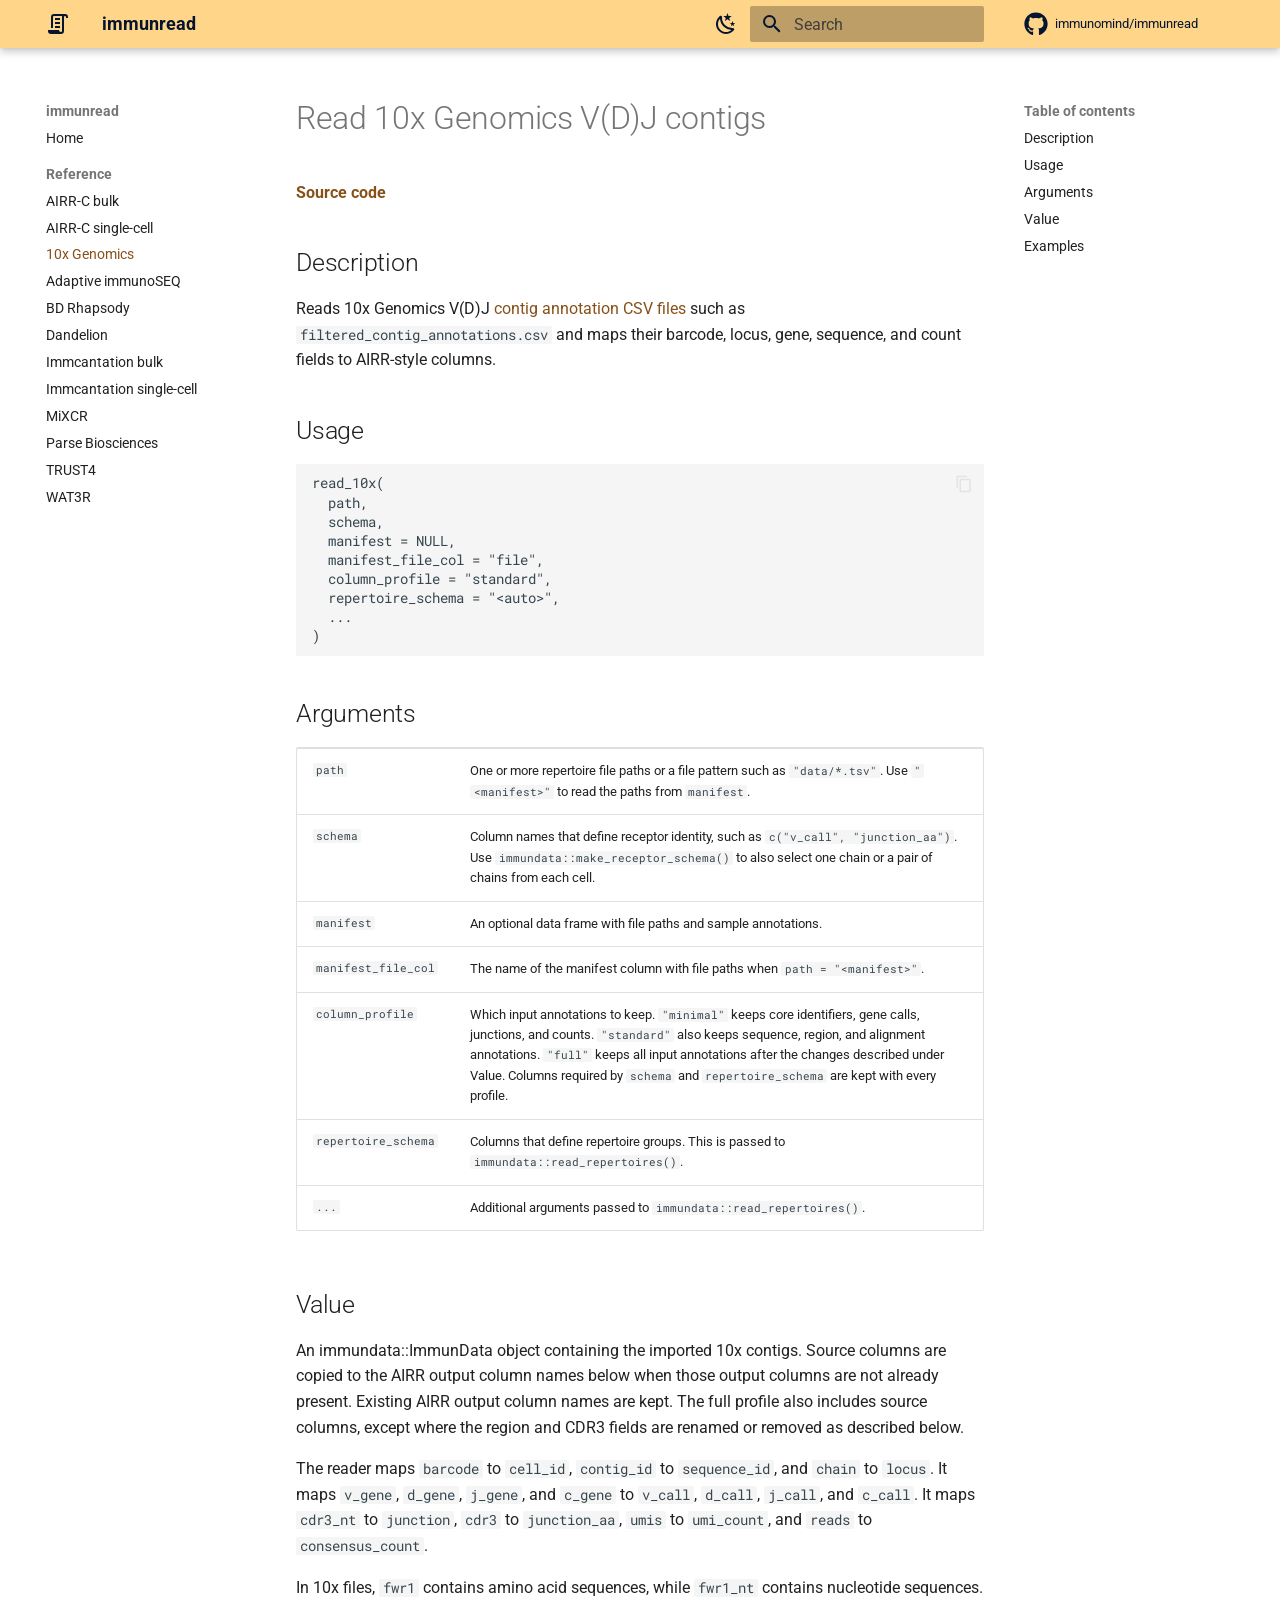
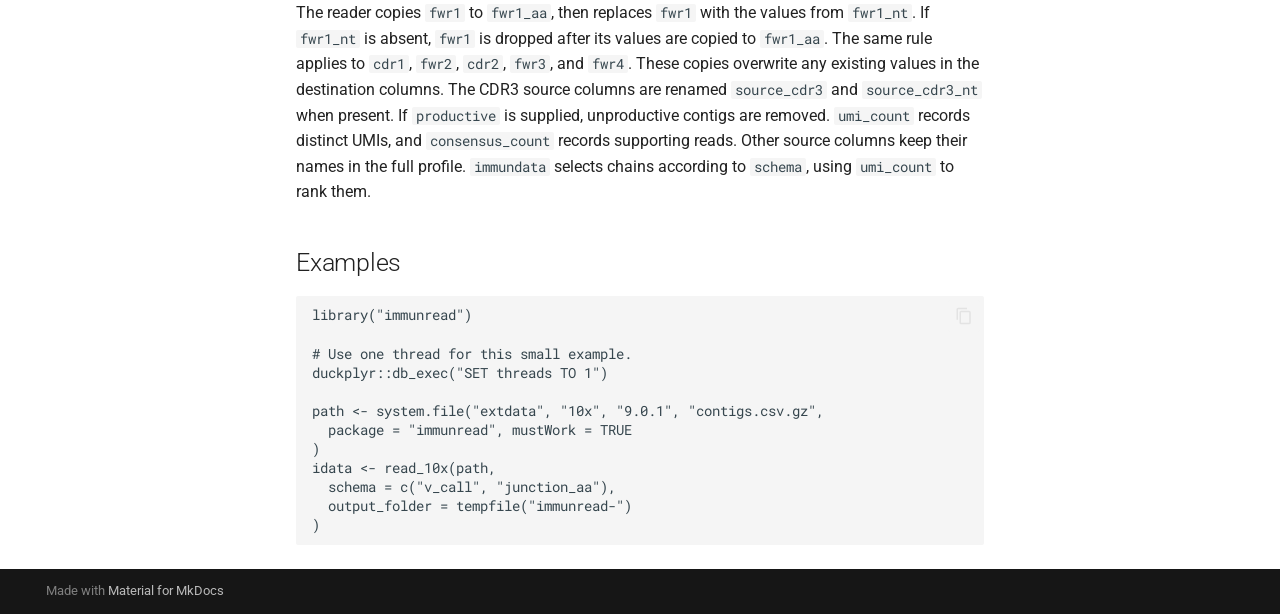
<file: man/read_10x.html>
<!doctype html>
<html lang="en" class="no-js">
  <head>
    
      <meta charset="utf-8">
      <meta name="viewport" content="width=device-width,initial-scale=1">
      
      
      
        <link rel="canonical" href="https://immunomind.github.io/immunread/man/read_10x.html">
      
      
        <link rel="prev" href="read_airr_sc.html">
      
      
        <link rel="next" href="read_adaptive.html">
      
      
        
      
      
      <link rel="icon" href="../assets/images/favicon.png">
      <meta name="generator" content="mkdocs-1.6.1, mkdocs-material-9.8.2">
    
    
      
        <title>10x Genomics - immunread</title>
      
    
    
      <link rel="stylesheet" href="../assets/stylesheets/main.57a0d79d.min.css">
      
        
        <link rel="stylesheet" href="../assets/stylesheets/palette.fb2fffe2.min.css">
      
      


    
    
      
    
    
      
        
        
        <link rel="preconnect" href="https://fonts.gstatic.com" crossorigin>
        <link rel="stylesheet" href="https://fonts.googleapis.com/css?family=Roboto:300,300i,400,400i,700,700i%7CRoboto+Mono:400,400i,700,700i&display=fallback">
        <style>:root{--md-text-font:"Roboto";--md-code-font:"Roboto Mono"}</style>
      
    
    
      <link rel="stylesheet" href="../assets/stylesheets/scroll.css">
    
    <script>__md_scope=new URL("..",location),__md_hash=e=>[...e].reduce(((e,_)=>(e<<5)-e+_.charCodeAt(0)),0),__md_get=(e,_=localStorage,t=__md_scope)=>JSON.parse(_.getItem(t.pathname+"."+e)),__md_set=(e,_,t=localStorage,a=__md_scope)=>{try{t.setItem(a.pathname+"."+e,JSON.stringify(_))}catch(e){}}</script>
    
      

    
    
  </head>
  
  
    
    
      
    
    
    
    
    <body dir="ltr" data-md-color-scheme="default" data-md-color-primary="custom" data-md-color-accent="custom">
  
    
    <input class="md-toggle" data-md-toggle="drawer" type="checkbox" id="__drawer" autocomplete="off">
    <input class="md-toggle" data-md-toggle="search" type="checkbox" id="__search" autocomplete="off">
    <label class="md-overlay" for="__drawer"></label>
    <div data-md-component="skip">
      
        
        <a href="#read-10x-genomics-vdj-contigs" class="md-skip">
          Skip to content
        </a>
      
    </div>
    <div data-md-component="announce">
      
    </div>
    
    
      

  

<header class="md-header md-header--shadow" data-md-component="header">
  <nav class="md-header__inner md-grid" aria-label="Header">
    <a href="../index.html" title="immunread" class="md-header__button md-logo" aria-label="immunread" data-md-component="logo">
      
  
  <svg xmlns="http://www.w3.org/2000/svg" viewBox="0 0 24 24"><path d="M15 20a1 1 0 0 0 1-1V4H8a1 1 0 0 0-1 1v11H5V5a3 3 0 0 1 3-3h11a3 3 0 0 1 3 3v1h-2V5a1 1 0 0 0-1-1 1 1 0 0 0-1 1v14a3 3 0 0 1-3 3H5a3 3 0 0 1-3-3v-1h11a2 2 0 0 0 2 2M9 6h5v2H9zm0 4h5v2H9zm0 4h5v2H9z"/></svg>

    </a>
    <label class="md-header__button md-icon" for="__drawer">
      
      <svg xmlns="http://www.w3.org/2000/svg" viewBox="0 0 24 24"><path d="M3 6h18v2H3zm0 5h18v2H3zm0 5h18v2H3z"/></svg>
    </label>
    <div class="md-header__title" data-md-component="header-title">
      <div class="md-header__ellipsis">
        <div class="md-header__topic">
          <span class="md-ellipsis">
            immunread
          </span>
        </div>
        <div class="md-header__topic" data-md-component="header-topic">
          <span class="md-ellipsis">
            
              10x Genomics
            
          </span>
        </div>
      </div>
    </div>
    
      
        <form class="md-header__option" data-md-component="palette">
  
    
    
    
    <input class="md-option" data-md-color-media="(prefers-color-scheme: light)" data-md-color-scheme="default" data-md-color-primary="custom" data-md-color-accent="custom"  aria-label="Switch to dark mode"  type="radio" name="__palette" id="__palette_0">
    
      <label class="md-header__button md-icon" title="Switch to dark mode" for="__palette_1" hidden>
        <svg xmlns="http://www.w3.org/2000/svg" viewBox="0 0 24 24"><path d="m17.75 4.09-2.53 1.94.91 3.06-2.63-1.81-2.63 1.81.91-3.06-2.53-1.94L12.44 4l1.06-3 1.06 3zm3.5 6.91-1.64 1.25.59 1.98-1.7-1.17-1.7 1.17.59-1.98L15.75 11l2.06-.05L18.5 9l.69 1.95zm-2.28 4.95c.83-.08 1.72 1.1 1.19 1.85-.32.45-.66.87-1.08 1.27C15.17 23 8.84 23 4.94 19.07c-3.91-3.9-3.91-10.24 0-14.14.4-.4.82-.76 1.27-1.08.75-.53 1.93.36 1.85 1.19-.27 2.86.69 5.83 2.89 8.02a9.96 9.96 0 0 0 8.02 2.89m-1.64 2.02a12.08 12.08 0 0 1-7.8-3.47c-2.17-2.19-3.33-5-3.49-7.82-2.81 3.14-2.7 7.96.31 10.98 3.02 3.01 7.84 3.12 10.98.31"/></svg>
      </label>
    
  
    
    
    
    <input class="md-option" data-md-color-media="(prefers-color-scheme: dark)" data-md-color-scheme="slate" data-md-color-primary="custom" data-md-color-accent="custom"  aria-label="Switch to light mode"  type="radio" name="__palette" id="__palette_1">
    
      <label class="md-header__button md-icon" title="Switch to light mode" for="__palette_0" hidden>
        <svg xmlns="http://www.w3.org/2000/svg" viewBox="0 0 24 24"><path d="M12 7a5 5 0 0 1 5 5 5 5 0 0 1-5 5 5 5 0 0 1-5-5 5 5 0 0 1 5-5m0 2a3 3 0 0 0-3 3 3 3 0 0 0 3 3 3 3 0 0 0 3-3 3 3 0 0 0-3-3m0-7 2.39 3.42C13.65 5.15 12.84 5 12 5s-1.65.15-2.39.42zM3.34 7l4.16-.35A7.2 7.2 0 0 0 5.94 8.5c-.44.74-.69 1.5-.83 2.29zm.02 10 1.76-3.77a7.131 7.131 0 0 0 2.38 4.14zM20.65 7l-1.77 3.79a7.02 7.02 0 0 0-2.38-4.15zm-.01 10-4.14.36c.59-.51 1.12-1.14 1.54-1.86.42-.73.69-1.5.83-2.29zM12 22l-2.41-3.44c.74.27 1.55.44 2.41.44.82 0 1.63-.17 2.37-.44z"/></svg>
      </label>
    
  
</form>
      
    
    
      <script>var palette=__md_get("__palette");if(palette&&palette.color){if("(prefers-color-scheme)"===palette.color.media){var media=matchMedia("(prefers-color-scheme: light)"),input=document.querySelector(media.matches?"[data-md-color-media='(prefers-color-scheme: light)']":"[data-md-color-media='(prefers-color-scheme: dark)']");palette.color.media=input.getAttribute("data-md-color-media"),palette.color.scheme=input.getAttribute("data-md-color-scheme"),palette.color.primary=input.getAttribute("data-md-color-primary"),palette.color.accent=input.getAttribute("data-md-color-accent")}for(var[key,value]of Object.entries(palette.color))document.body.setAttribute("data-md-color-"+key,value)}</script>
    
    
    
      
      
        <label class="md-header__button md-icon" for="__search">
          
          <svg xmlns="http://www.w3.org/2000/svg" viewBox="0 0 24 24"><path d="M9.5 3A6.5 6.5 0 0 1 16 9.5c0 1.61-.59 3.09-1.56 4.23l.27.27h.79l5 5-1.5 1.5-5-5v-.79l-.27-.27A6.52 6.52 0 0 1 9.5 16 6.5 6.5 0 0 1 3 9.5 6.5 6.5 0 0 1 9.5 3m0 2C7 5 5 7 5 9.5S7 14 9.5 14 14 12 14 9.5 12 5 9.5 5"/></svg>
        </label>
        <div class="md-search" data-md-component="search" role="dialog">
  <label class="md-search__overlay" for="__search"></label>
  <div class="md-search__inner" role="search">
    <form class="md-search__form" name="search">
      <input type="text" class="md-search__input" name="query" aria-label="Search" placeholder="Search" autocapitalize="off" autocorrect="off" autocomplete="off" spellcheck="false" data-md-component="search-query" required>
      <label class="md-search__icon md-icon" for="__search">
        
        <svg xmlns="http://www.w3.org/2000/svg" viewBox="0 0 24 24"><path d="M9.5 3A6.5 6.5 0 0 1 16 9.5c0 1.61-.59 3.09-1.56 4.23l.27.27h.79l5 5-1.5 1.5-5-5v-.79l-.27-.27A6.52 6.52 0 0 1 9.5 16 6.5 6.5 0 0 1 3 9.5 6.5 6.5 0 0 1 9.5 3m0 2C7 5 5 7 5 9.5S7 14 9.5 14 14 12 14 9.5 12 5 9.5 5"/></svg>
        
        <svg xmlns="http://www.w3.org/2000/svg" viewBox="0 0 24 24"><path d="M20 11v2H8l5.5 5.5-1.42 1.42L4.16 12l7.92-7.92L13.5 5.5 8 11z"/></svg>
      </label>
      <nav class="md-search__options" aria-label="Search">
        
        <button type="reset" class="md-search__icon md-icon" title="Clear" aria-label="Clear" tabindex="-1">
          
          <svg xmlns="http://www.w3.org/2000/svg" viewBox="0 0 24 24"><path d="M19 6.41 17.59 5 12 10.59 6.41 5 5 6.41 10.59 12 5 17.59 6.41 19 12 13.41 17.59 19 19 17.59 13.41 12z"/></svg>
        </button>
      </nav>
      
    </form>
    <div class="md-search__output">
      <div class="md-search__scrollwrap" tabindex="0" data-md-scrollfix>
        <div class="md-search-result" data-md-component="search-result">
          <div class="md-search-result__meta">
            Initializing search
          </div>
          <ol class="md-search-result__list" role="presentation"></ol>
        </div>
      </div>
    </div>
  </div>
</div>
      
    
    
      <div class="md-header__source">
        <a href="https://github.com/immunomind/immunread" title="Go to repository" class="md-source" data-md-component="source">
  <div class="md-source__icon md-icon">
    
    <svg xmlns="http://www.w3.org/2000/svg" viewBox="0 0 512 512"><!--! Font Awesome Free 7.1.0 by @fontawesome - https://fontawesome.com License - https://fontawesome.com/license/free (Icons: CC BY 4.0, Fonts: SIL OFL 1.1, Code: MIT License) Copyright 2025 Fonticons, Inc.--><path d="M173.9 397.4c0 2-2.3 3.6-5.2 3.6-3.3.3-5.6-1.3-5.6-3.6 0-2 2.3-3.6 5.2-3.6 3-.3 5.6 1.3 5.6 3.6m-31.1-4.5c-.7 2 1.3 4.3 4.3 4.9 2.6 1 5.6 0 6.2-2s-1.3-4.3-4.3-5.2c-2.6-.7-5.5.3-6.2 2.3m44.2-1.7c-2.9.7-4.9 2.6-4.6 4.9.3 2 2.9 3.3 5.9 2.6 2.9-.7 4.9-2.6 4.6-4.6-.3-1.9-3-3.2-5.9-2.9M252.8 8C114.1 8 8 113.3 8 252c0 110.9 69.8 205.8 169.5 239.2 12.8 2.3 17.3-5.6 17.3-12.1 0-6.2-.3-40.4-.3-61.4 0 0-70 15-84.7-29.8 0 0-11.4-29.1-27.8-36.6 0 0-22.9-15.7 1.6-15.4 0 0 24.9 2 38.6 25.8 21.9 38.6 58.6 27.5 72.9 20.9 2.3-16 8.8-27.1 16-33.7-55.9-6.2-112.3-14.3-112.3-110.5 0-27.5 7.6-41.3 23.6-58.9-2.6-6.5-11.1-33.3 2.6-67.9 20.9-6.5 69 27 69 27 20-5.6 41.5-8.5 62.8-8.5s42.8 2.9 62.8 8.5c0 0 48.1-33.6 69-27 13.7 34.7 5.2 61.4 2.6 67.9 16 17.7 25.8 31.5 25.8 58.9 0 96.5-58.9 104.2-114.8 110.5 9.2 7.9 17 22.9 17 46.4 0 33.7-.3 75.4-.3 83.6 0 6.5 4.6 14.4 17.3 12.1C436.2 457.8 504 362.9 504 252 504 113.3 391.5 8 252.8 8M105.2 352.9c-1.3 1-1 3.3.7 5.2 1.6 1.6 3.9 2.3 5.2 1 1.3-1 1-3.3-.7-5.2-1.6-1.6-3.9-2.3-5.2-1m-10.8-8.1c-.7 1.3.3 2.9 2.3 3.9 1.6 1 3.6.7 4.3-.7.7-1.3-.3-2.9-2.3-3.9-2-.6-3.6-.3-4.3.7m32.4 35.6c-1.6 1.3-1 4.3 1.3 6.2 2.3 2.3 5.2 2.6 6.5 1 1.3-1.3.7-4.3-1.3-6.2-2.2-2.3-5.2-2.6-6.5-1m-11.4-14.7c-1.6 1-1.6 3.6 0 5.9s4.3 3.3 5.6 2.3c1.6-1.3 1.6-3.9 0-6.2-1.4-2.3-4-3.3-5.6-2"/></svg>
  </div>
  <div class="md-source__repository">
    immunomind/immunread
  </div>
</a>
      </div>
    
  </nav>
  
</header>
    
    <div class="md-container" data-md-component="container">
      
      
        
          
        
      
      <main class="md-main" data-md-component="main">
        <div class="md-main__inner md-grid">
          
            
              
              <div class="md-sidebar md-sidebar--primary" data-md-component="sidebar" data-md-type="navigation" >
                <div class="md-sidebar__scrollwrap">
                  <div class="md-sidebar__inner">
                    



<nav class="md-nav md-nav--primary" aria-label="Navigation" data-md-level="0">
  <label class="md-nav__title" for="__drawer">
    <a href="../index.html" title="immunread" class="md-nav__button md-logo" aria-label="immunread" data-md-component="logo">
      
  
  <svg xmlns="http://www.w3.org/2000/svg" viewBox="0 0 24 24"><path d="M15 20a1 1 0 0 0 1-1V4H8a1 1 0 0 0-1 1v11H5V5a3 3 0 0 1 3-3h11a3 3 0 0 1 3 3v1h-2V5a1 1 0 0 0-1-1 1 1 0 0 0-1 1v14a3 3 0 0 1-3 3H5a3 3 0 0 1-3-3v-1h11a2 2 0 0 0 2 2M9 6h5v2H9zm0 4h5v2H9zm0 4h5v2H9z"/></svg>

    </a>
    immunread
  </label>
  
    <div class="md-nav__source">
      <a href="https://github.com/immunomind/immunread" title="Go to repository" class="md-source" data-md-component="source">
  <div class="md-source__icon md-icon">
    
    <svg xmlns="http://www.w3.org/2000/svg" viewBox="0 0 512 512"><!--! Font Awesome Free 7.1.0 by @fontawesome - https://fontawesome.com License - https://fontawesome.com/license/free (Icons: CC BY 4.0, Fonts: SIL OFL 1.1, Code: MIT License) Copyright 2025 Fonticons, Inc.--><path d="M173.9 397.4c0 2-2.3 3.6-5.2 3.6-3.3.3-5.6-1.3-5.6-3.6 0-2 2.3-3.6 5.2-3.6 3-.3 5.6 1.3 5.6 3.6m-31.1-4.5c-.7 2 1.3 4.3 4.3 4.9 2.6 1 5.6 0 6.2-2s-1.3-4.3-4.3-5.2c-2.6-.7-5.5.3-6.2 2.3m44.2-1.7c-2.9.7-4.9 2.6-4.6 4.9.3 2 2.9 3.3 5.9 2.6 2.9-.7 4.9-2.6 4.6-4.6-.3-1.9-3-3.2-5.9-2.9M252.8 8C114.1 8 8 113.3 8 252c0 110.9 69.8 205.8 169.5 239.2 12.8 2.3 17.3-5.6 17.3-12.1 0-6.2-.3-40.4-.3-61.4 0 0-70 15-84.7-29.8 0 0-11.4-29.1-27.8-36.6 0 0-22.9-15.7 1.6-15.4 0 0 24.9 2 38.6 25.8 21.9 38.6 58.6 27.5 72.9 20.9 2.3-16 8.8-27.1 16-33.7-55.9-6.2-112.3-14.3-112.3-110.5 0-27.5 7.6-41.3 23.6-58.9-2.6-6.5-11.1-33.3 2.6-67.9 20.9-6.5 69 27 69 27 20-5.6 41.5-8.5 62.8-8.5s42.8 2.9 62.8 8.5c0 0 48.1-33.6 69-27 13.7 34.7 5.2 61.4 2.6 67.9 16 17.7 25.8 31.5 25.8 58.9 0 96.5-58.9 104.2-114.8 110.5 9.2 7.9 17 22.9 17 46.4 0 33.7-.3 75.4-.3 83.6 0 6.5 4.6 14.4 17.3 12.1C436.2 457.8 504 362.9 504 252 504 113.3 391.5 8 252.8 8M105.2 352.9c-1.3 1-1 3.3.7 5.2 1.6 1.6 3.9 2.3 5.2 1 1.3-1 1-3.3-.7-5.2-1.6-1.6-3.9-2.3-5.2-1m-10.8-8.1c-.7 1.3.3 2.9 2.3 3.9 1.6 1 3.6.7 4.3-.7.7-1.3-.3-2.9-2.3-3.9-2-.6-3.6-.3-4.3.7m32.4 35.6c-1.6 1.3-1 4.3 1.3 6.2 2.3 2.3 5.2 2.6 6.5 1 1.3-1.3.7-4.3-1.3-6.2-2.2-2.3-5.2-2.6-6.5-1m-11.4-14.7c-1.6 1-1.6 3.6 0 5.9s4.3 3.3 5.6 2.3c1.6-1.3 1.6-3.9 0-6.2-1.4-2.3-4-3.3-5.6-2"/></svg>
  </div>
  <div class="md-source__repository">
    immunomind/immunread
  </div>
</a>
    </div>
  
  <ul class="md-nav__list" data-md-scrollfix>
    
      
      
  
  
  
  
    <li class="md-nav__item">
      <a href="../index.html" class="md-nav__link">
        
  
  
  <span class="md-ellipsis">
    
  
    Home
  

    
  </span>
  
  

      </a>
    </li>
  

    
      
      
  
  
    
  
  
  
    
    
    
    
      
        
        
      
    
    
    <li class="md-nav__item md-nav__item--active md-nav__item--section md-nav__item--nested">
      
        
        
        <input class="md-nav__toggle md-toggle " type="checkbox" id="__nav_2" checked>
        
          
          <label class="md-nav__link" for="__nav_2" id="__nav_2_label" tabindex="">
            
  
  
  <span class="md-ellipsis">
    
  
    Reference
  

    
  </span>
  
  

            <span class="md-nav__icon md-icon"></span>
          </label>
        
        <nav class="md-nav" data-md-level="1" aria-labelledby="__nav_2_label" aria-expanded="true">
          <label class="md-nav__title" for="__nav_2">
            <span class="md-nav__icon md-icon"></span>
            
  
    Reference
  

          </label>
          <ul class="md-nav__list" data-md-scrollfix>
            
              
                
  
  
  
  
    <li class="md-nav__item">
      <a href="read_airr_bulk.html" class="md-nav__link">
        
  
  
  <span class="md-ellipsis">
    
  
    AIRR-C bulk
  

    
  </span>
  
  

      </a>
    </li>
  

              
            
              
                
  
  
  
  
    <li class="md-nav__item">
      <a href="read_airr_sc.html" class="md-nav__link">
        
  
  
  <span class="md-ellipsis">
    
  
    AIRR-C single-cell
  

    
  </span>
  
  

      </a>
    </li>
  

              
            
              
                
  
  
    
  
  
  
    <li class="md-nav__item md-nav__item--active">
      
      <input class="md-nav__toggle md-toggle" type="checkbox" id="__toc">
      
      
        
      
      
        <label class="md-nav__link md-nav__link--active" for="__toc">
          
  
  
  <span class="md-ellipsis">
    
  
    10x Genomics
  

    
  </span>
  
  

          <span class="md-nav__icon md-icon"></span>
        </label>
      
      <a href="read_10x.html" class="md-nav__link md-nav__link--active">
        
  
  
  <span class="md-ellipsis">
    
  
    10x Genomics
  

    
  </span>
  
  

      </a>
      
        

<nav class="md-nav md-nav--secondary" aria-label="Table of contents">
  
  
  
    
  
  
    <label class="md-nav__title" for="__toc">
      <span class="md-nav__icon md-icon"></span>
      Table of contents
    </label>
    <ul class="md-nav__list" data-md-component="toc" data-md-scrollfix>
      
        <li class="md-nav__item">
  <a href="#description" class="md-nav__link">
    <span class="md-ellipsis">
      
        Description
      
    </span>
  </a>
  
</li>
      
        <li class="md-nav__item">
  <a href="#usage" class="md-nav__link">
    <span class="md-ellipsis">
      
        Usage
      
    </span>
  </a>
  
</li>
      
        <li class="md-nav__item">
  <a href="#arguments" class="md-nav__link">
    <span class="md-ellipsis">
      
        Arguments
      
    </span>
  </a>
  
</li>
      
        <li class="md-nav__item">
  <a href="#value" class="md-nav__link">
    <span class="md-ellipsis">
      
        Value
      
    </span>
  </a>
  
</li>
      
        <li class="md-nav__item">
  <a href="#examples" class="md-nav__link">
    <span class="md-ellipsis">
      
        Examples
      
    </span>
  </a>
  
</li>
      
    </ul>
  
</nav>
      
    </li>
  

              
            
              
                
  
  
  
  
    <li class="md-nav__item">
      <a href="read_adaptive.html" class="md-nav__link">
        
  
  
  <span class="md-ellipsis">
    
  
    Adaptive immunoSEQ
  

    
  </span>
  
  

      </a>
    </li>
  

              
            
              
                
  
  
  
  
    <li class="md-nav__item">
      <a href="read_bd.html" class="md-nav__link">
        
  
  
  <span class="md-ellipsis">
    
  
    BD Rhapsody
  

    
  </span>
  
  

      </a>
    </li>
  

              
            
              
                
  
  
  
  
    <li class="md-nav__item">
      <a href="read_dandelion.html" class="md-nav__link">
        
  
  
  <span class="md-ellipsis">
    
  
    Dandelion
  

    
  </span>
  
  

      </a>
    </li>
  

              
            
              
                
  
  
  
  
    <li class="md-nav__item">
      <a href="read_immcantation_bulk.html" class="md-nav__link">
        
  
  
  <span class="md-ellipsis">
    
  
    Immcantation bulk
  

    
  </span>
  
  

      </a>
    </li>
  

              
            
              
                
  
  
  
  
    <li class="md-nav__item">
      <a href="read_immcantation_sc.html" class="md-nav__link">
        
  
  
  <span class="md-ellipsis">
    
  
    Immcantation single-cell
  

    
  </span>
  
  

      </a>
    </li>
  

              
            
              
                
  
  
  
  
    <li class="md-nav__item">
      <a href="read_mixcr.html" class="md-nav__link">
        
  
  
  <span class="md-ellipsis">
    
  
    MiXCR
  

    
  </span>
  
  

      </a>
    </li>
  

              
            
              
                
  
  
  
  
    <li class="md-nav__item">
      <a href="read_parsebio.html" class="md-nav__link">
        
  
  
  <span class="md-ellipsis">
    
  
    Parse Biosciences
  

    
  </span>
  
  

      </a>
    </li>
  

              
            
              
                
  
  
  
  
    <li class="md-nav__item">
      <a href="read_trust4.html" class="md-nav__link">
        
  
  
  <span class="md-ellipsis">
    
  
    TRUST4
  

    
  </span>
  
  

      </a>
    </li>
  

              
            
              
                
  
  
  
  
    <li class="md-nav__item">
      <a href="read_wat3r.html" class="md-nav__link">
        
  
  
  <span class="md-ellipsis">
    
  
    WAT3R
  

    
  </span>
  
  

      </a>
    </li>
  

              
            
          </ul>
        </nav>
      
    </li>
  

    
  </ul>
</nav>
                  </div>
                </div>
              </div>
            
            
              
              <div class="md-sidebar md-sidebar--secondary" data-md-component="sidebar" data-md-type="toc" >
                <div class="md-sidebar__scrollwrap">
                  <div class="md-sidebar__inner">
                    

<nav class="md-nav md-nav--secondary" aria-label="Table of contents">
  
  
  
    
  
  
    <label class="md-nav__title" for="__toc">
      <span class="md-nav__icon md-icon"></span>
      Table of contents
    </label>
    <ul class="md-nav__list" data-md-component="toc" data-md-scrollfix>
      
        <li class="md-nav__item">
  <a href="#description" class="md-nav__link">
    <span class="md-ellipsis">
      
        Description
      
    </span>
  </a>
  
</li>
      
        <li class="md-nav__item">
  <a href="#usage" class="md-nav__link">
    <span class="md-ellipsis">
      
        Usage
      
    </span>
  </a>
  
</li>
      
        <li class="md-nav__item">
  <a href="#arguments" class="md-nav__link">
    <span class="md-ellipsis">
      
        Arguments
      
    </span>
  </a>
  
</li>
      
        <li class="md-nav__item">
  <a href="#value" class="md-nav__link">
    <span class="md-ellipsis">
      
        Value
      
    </span>
  </a>
  
</li>
      
        <li class="md-nav__item">
  <a href="#examples" class="md-nav__link">
    <span class="md-ellipsis">
      
        Examples
      
    </span>
  </a>
  
</li>
      
    </ul>
  
</nav>
                  </div>
                </div>
              </div>
            
          
          
            <div class="md-content" data-md-component="content">
              
              <article class="md-content__inner md-typeset">
                
                  


  
  


<h1 id="read-10x-genomics-vdj-contigs">Read 10x Genomics V(D)J contigs</h1>
<p><a href="https://github.com/immunomind/immunread/tree/main/R/read_10x.R#L45"><strong>Source code</strong></a></p>
<h2 id="description">Description</h2>
<p>Reads 10x Genomics V(D)J
<a href="https://www.10xgenomics.com/support/software/cell-ranger/latest/analysis/outputs/cr-5p-outputs-annotations-vdj">contig
annotation CSV files</a> such as
<code>filtered_contig_annotations.csv</code> and maps their barcode,
locus, gene, sequence, and count fields to AIRR-style columns.</p>
<h2 id="usage">Usage</h2>
<pre><code class='language-R'>read_10x(
  path,
  schema,
  manifest = NULL,
  manifest_file_col = "file",
  column_profile = "standard",
  repertoire_schema = "&lt;auto&gt;",
  ...
)
</code></pre>

<h2 id="arguments">Arguments</h2>
<table data-quarto-postprocess="true" role="presentation">
<tbody>
<tr>
<td
style="white-space: nowrap; font-family: monospace; vertical-align: top"><code
id="path">path</code></td>
<td>One or more repertoire file paths or a file pattern such as
<code>"data/*.tsv"</code>. Use <code>"&lt;manifest&gt;"</code> to read
the paths from <code>manifest</code>.</td>
</tr>
<tr>
<td
style="white-space: nowrap; font-family: monospace; vertical-align: top"><code
id="schema">schema</code></td>
<td>Column names that define receptor identity, such as
<code>c("v_call", "junction_aa")</code>. Use
<code>immundata::make_receptor_schema()</code> to also select one chain
or a pair of chains from each cell.</td>
</tr>
<tr>
<td
style="white-space: nowrap; font-family: monospace; vertical-align: top"><code
id="manifest">manifest</code></td>
<td>An optional data frame with file paths and sample annotations.</td>
</tr>
<tr>
<td
style="white-space: nowrap; font-family: monospace; vertical-align: top"><code
id="manifest_file_col">manifest_file_col</code></td>
<td>The name of the manifest column with file paths when
<code>path = "&lt;manifest&gt;"</code>.</td>
</tr>
<tr>
<td
style="white-space: nowrap; font-family: monospace; vertical-align: top"><code
id="column_profile">column_profile</code></td>
<td>Which input annotations to keep. <code>"minimal"</code> keeps core
identifiers, gene calls, junctions, and counts. <code>"standard"</code>
also keeps sequence, region, and alignment annotations.
<code>"full"</code> keeps all input annotations after the changes
described under Value. Columns required by <code>schema</code> and
<code>repertoire_schema</code> are kept with every profile.</td>
</tr>
<tr>
<td
style="white-space: nowrap; font-family: monospace; vertical-align: top"><code
id="repertoire_schema">repertoire_schema</code></td>
<td>Columns that define repertoire groups. This is passed to
<code>immundata::read_repertoires()</code>.</td>
</tr>
<tr>
<td
style="white-space: nowrap; font-family: monospace; vertical-align: top"><code
id="...">...</code></td>
<td>Additional arguments passed to
<code>immundata::read_repertoires()</code>.</td>
</tr>
</tbody>
</table>

<h2 id="value">Value</h2>
<p>An immundata::ImmunData object containing the imported 10x contigs.
Source columns are copied to the AIRR output column names below when
those output columns are not already present. Existing AIRR output
column names are kept. The full profile also includes source columns,
except where the region and CDR3 fields are renamed or removed as
described below.</p>
<p>The reader maps <code>barcode</code> to <code>cell_id</code>,
<code>contig_id</code> to <code>sequence_id</code>, and
<code>chain</code> to <code>locus</code>. It maps <code>v_gene</code>,
<code>d_gene</code>, <code>j_gene</code>, and <code>c_gene</code> to
<code>v_call</code>, <code>d_call</code>, <code>j_call</code>, and
<code>c_call</code>. It maps <code>cdr3_nt</code> to
<code>junction</code>, <code>cdr3</code> to <code>junction_aa</code>,
<code>umis</code> to <code>umi_count</code>, and <code>reads</code> to
<code>consensus_count</code>.</p>
<p>In 10x files, <code>fwr1</code> contains amino acid sequences, while
<code>fwr1_nt</code> contains nucleotide sequences. The reader copies
<code>fwr1</code> to <code>fwr1_aa</code>, then replaces
<code>fwr1</code> with the values from <code>fwr1_nt</code>. If
<code>fwr1_nt</code> is absent, <code>fwr1</code> is dropped after its
values are copied to <code>fwr1_aa</code>. The same rule applies to
<code>cdr1</code>, <code>fwr2</code>, <code>cdr2</code>,
<code>fwr3</code>, and <code>fwr4</code>. These copies overwrite any
existing values in the destination columns. The CDR3 source columns are
renamed <code>source_cdr3</code> and <code>source_cdr3_nt</code> when
present. If <code>productive</code> is supplied, unproductive contigs
are removed. <code>umi_count</code> records distinct UMIs, and
<code>consensus_count</code> records supporting reads. Other source
columns keep their names in the full profile. <code>immundata</code>
selects chains according to <code>schema</code>, using
<code>umi_count</code> to rank them.</p>
<h2 id="examples">Examples</h2>
<pre><code class="language-r">library(&quot;immunread&quot;)

# Use one thread for this small example.
duckplyr::db_exec(&quot;SET threads TO 1&quot;)

path &lt;- system.file(&quot;extdata&quot;, &quot;10x&quot;, &quot;9.0.1&quot;, &quot;contigs.csv.gz&quot;,
  package = &quot;immunread&quot;, mustWork = TRUE
)
idata &lt;- read_10x(path,
  schema = c(&quot;v_call&quot;, &quot;junction_aa&quot;),
  output_folder = tempfile(&quot;immunread-&quot;)
)
</code></pre>












                
              </article>
            </div>
          
          
<script>var target=document.getElementById(location.hash.slice(1));target&&target.name&&(target.checked=target.name.startsWith("__tabbed_"))</script>
        </div>
        
          <button type="button" class="md-top md-icon" data-md-component="top" hidden>
  
  <svg xmlns="http://www.w3.org/2000/svg" viewBox="0 0 24 24"><path d="M13 20h-2V8l-5.5 5.5-1.42-1.42L12 4.16l7.92 7.92-1.42 1.42L13 8z"/></svg>
  Back to top
</button>
        
      </main>
      
        <footer class="md-footer">
  
  <div class="md-footer-meta md-typeset">
    <div class="md-footer-meta__inner md-grid">
      <div class="md-copyright">
  
  
    Made with
    <a href="https://squidfunk.github.io/mkdocs-material/" target="_blank" rel="noopener">
      Material for MkDocs
    </a>
  
</div>
      
    </div>
  </div>
</footer>
      
    </div>
    <div class="md-dialog" data-md-component="dialog">
      <div class="md-dialog__inner md-typeset"></div>
    </div>
    
    
    
      
      
      <script id="__config" type="application/json">{"annotate": null, "base": "..", "features": ["navigation.sections", "navigation.top", "content.code.copy"], "search": "../assets/javascripts/workers/search.a7633da7.min.js", "tags": null, "translations": {"clipboard.copied": "Copied to clipboard", "clipboard.copy": "Copy to clipboard", "search.result.more.one": "1 more on this page", "search.result.more.other": "# more on this page", "search.result.none": "No matching documents", "search.result.one": "1 matching document", "search.result.other": "# matching documents", "search.result.placeholder": "Type to start searching", "search.result.term.missing": "Missing", "select.version": "Select version"}, "version": null}</script>
    
    
      <script src="../assets/javascripts/bundle.a5f9d56c.min.js"></script>
      
    
  </body>
</html>
</file>
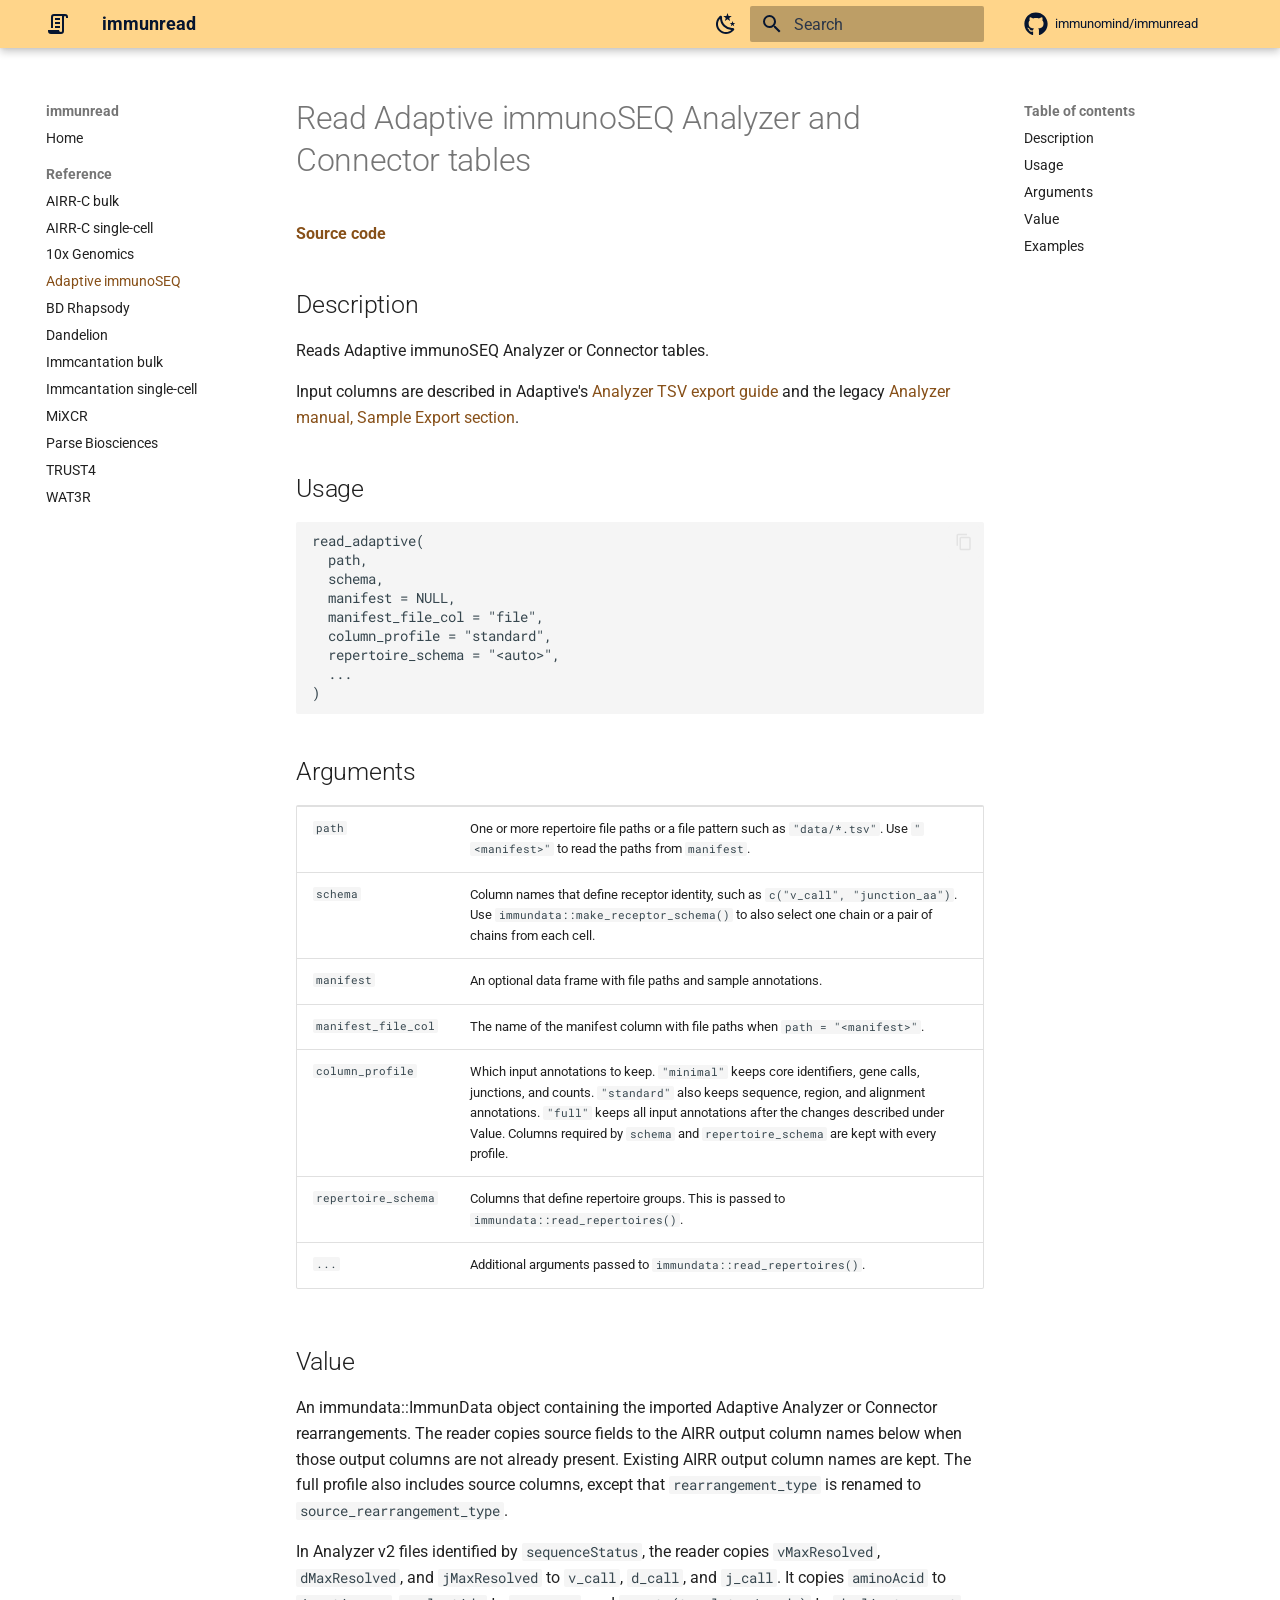
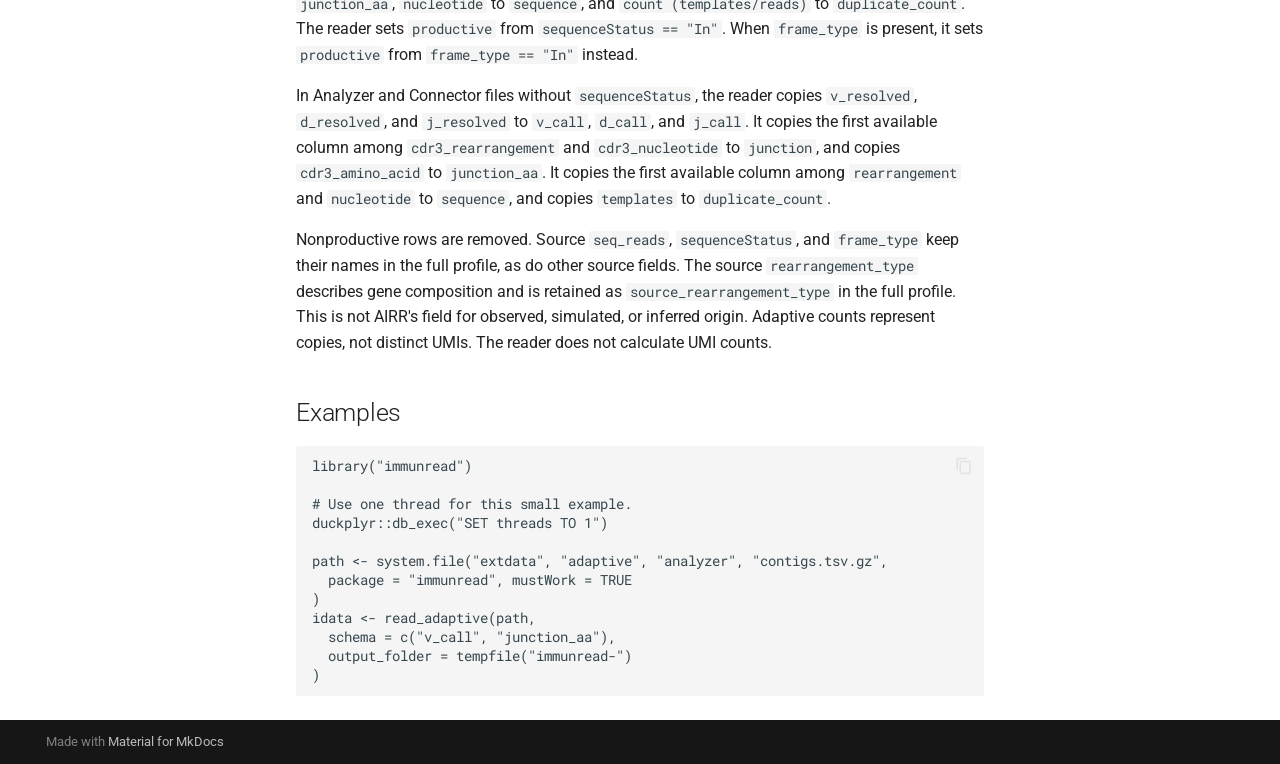
<file: man/read_adaptive.html>
<!doctype html>
<html lang="en" class="no-js">
  <head>
    
      <meta charset="utf-8">
      <meta name="viewport" content="width=device-width,initial-scale=1">
      
      
      
        <link rel="canonical" href="https://immunomind.github.io/immunread/man/read_adaptive.html">
      
      
        <link rel="prev" href="read_10x.html">
      
      
        <link rel="next" href="read_bd.html">
      
      
        
      
      
      <link rel="icon" href="../assets/images/favicon.png">
      <meta name="generator" content="mkdocs-1.6.1, mkdocs-material-9.8.2">
    
    
      
        <title>Adaptive immunoSEQ - immunread</title>
      
    
    
      <link rel="stylesheet" href="../assets/stylesheets/main.57a0d79d.min.css">
      
        
        <link rel="stylesheet" href="../assets/stylesheets/palette.fb2fffe2.min.css">
      
      


    
    
      
    
    
      
        
        
        <link rel="preconnect" href="https://fonts.gstatic.com" crossorigin>
        <link rel="stylesheet" href="https://fonts.googleapis.com/css?family=Roboto:300,300i,400,400i,700,700i%7CRoboto+Mono:400,400i,700,700i&display=fallback">
        <style>:root{--md-text-font:"Roboto";--md-code-font:"Roboto Mono"}</style>
      
    
    
      <link rel="stylesheet" href="../assets/stylesheets/scroll.css">
    
    <script>__md_scope=new URL("..",location),__md_hash=e=>[...e].reduce(((e,_)=>(e<<5)-e+_.charCodeAt(0)),0),__md_get=(e,_=localStorage,t=__md_scope)=>JSON.parse(_.getItem(t.pathname+"."+e)),__md_set=(e,_,t=localStorage,a=__md_scope)=>{try{t.setItem(a.pathname+"."+e,JSON.stringify(_))}catch(e){}}</script>
    
      

    
    
  </head>
  
  
    
    
      
    
    
    
    
    <body dir="ltr" data-md-color-scheme="default" data-md-color-primary="custom" data-md-color-accent="custom">
  
    
    <input class="md-toggle" data-md-toggle="drawer" type="checkbox" id="__drawer" autocomplete="off">
    <input class="md-toggle" data-md-toggle="search" type="checkbox" id="__search" autocomplete="off">
    <label class="md-overlay" for="__drawer"></label>
    <div data-md-component="skip">
      
        
        <a href="#read-adaptive-immunoseq-analyzer-and-connector-tables" class="md-skip">
          Skip to content
        </a>
      
    </div>
    <div data-md-component="announce">
      
    </div>
    
    
      

  

<header class="md-header md-header--shadow" data-md-component="header">
  <nav class="md-header__inner md-grid" aria-label="Header">
    <a href="../index.html" title="immunread" class="md-header__button md-logo" aria-label="immunread" data-md-component="logo">
      
  
  <svg xmlns="http://www.w3.org/2000/svg" viewBox="0 0 24 24"><path d="M15 20a1 1 0 0 0 1-1V4H8a1 1 0 0 0-1 1v11H5V5a3 3 0 0 1 3-3h11a3 3 0 0 1 3 3v1h-2V5a1 1 0 0 0-1-1 1 1 0 0 0-1 1v14a3 3 0 0 1-3 3H5a3 3 0 0 1-3-3v-1h11a2 2 0 0 0 2 2M9 6h5v2H9zm0 4h5v2H9zm0 4h5v2H9z"/></svg>

    </a>
    <label class="md-header__button md-icon" for="__drawer">
      
      <svg xmlns="http://www.w3.org/2000/svg" viewBox="0 0 24 24"><path d="M3 6h18v2H3zm0 5h18v2H3zm0 5h18v2H3z"/></svg>
    </label>
    <div class="md-header__title" data-md-component="header-title">
      <div class="md-header__ellipsis">
        <div class="md-header__topic">
          <span class="md-ellipsis">
            immunread
          </span>
        </div>
        <div class="md-header__topic" data-md-component="header-topic">
          <span class="md-ellipsis">
            
              Adaptive immunoSEQ
            
          </span>
        </div>
      </div>
    </div>
    
      
        <form class="md-header__option" data-md-component="palette">
  
    
    
    
    <input class="md-option" data-md-color-media="(prefers-color-scheme: light)" data-md-color-scheme="default" data-md-color-primary="custom" data-md-color-accent="custom"  aria-label="Switch to dark mode"  type="radio" name="__palette" id="__palette_0">
    
      <label class="md-header__button md-icon" title="Switch to dark mode" for="__palette_1" hidden>
        <svg xmlns="http://www.w3.org/2000/svg" viewBox="0 0 24 24"><path d="m17.75 4.09-2.53 1.94.91 3.06-2.63-1.81-2.63 1.81.91-3.06-2.53-1.94L12.44 4l1.06-3 1.06 3zm3.5 6.91-1.64 1.25.59 1.98-1.7-1.17-1.7 1.17.59-1.98L15.75 11l2.06-.05L18.5 9l.69 1.95zm-2.28 4.95c.83-.08 1.72 1.1 1.19 1.85-.32.45-.66.87-1.08 1.27C15.17 23 8.84 23 4.94 19.07c-3.91-3.9-3.91-10.24 0-14.14.4-.4.82-.76 1.27-1.08.75-.53 1.93.36 1.85 1.19-.27 2.86.69 5.83 2.89 8.02a9.96 9.96 0 0 0 8.02 2.89m-1.64 2.02a12.08 12.08 0 0 1-7.8-3.47c-2.17-2.19-3.33-5-3.49-7.82-2.81 3.14-2.7 7.96.31 10.98 3.02 3.01 7.84 3.12 10.98.31"/></svg>
      </label>
    
  
    
    
    
    <input class="md-option" data-md-color-media="(prefers-color-scheme: dark)" data-md-color-scheme="slate" data-md-color-primary="custom" data-md-color-accent="custom"  aria-label="Switch to light mode"  type="radio" name="__palette" id="__palette_1">
    
      <label class="md-header__button md-icon" title="Switch to light mode" for="__palette_0" hidden>
        <svg xmlns="http://www.w3.org/2000/svg" viewBox="0 0 24 24"><path d="M12 7a5 5 0 0 1 5 5 5 5 0 0 1-5 5 5 5 0 0 1-5-5 5 5 0 0 1 5-5m0 2a3 3 0 0 0-3 3 3 3 0 0 0 3 3 3 3 0 0 0 3-3 3 3 0 0 0-3-3m0-7 2.39 3.42C13.65 5.15 12.84 5 12 5s-1.65.15-2.39.42zM3.34 7l4.16-.35A7.2 7.2 0 0 0 5.94 8.5c-.44.74-.69 1.5-.83 2.29zm.02 10 1.76-3.77a7.131 7.131 0 0 0 2.38 4.14zM20.65 7l-1.77 3.79a7.02 7.02 0 0 0-2.38-4.15zm-.01 10-4.14.36c.59-.51 1.12-1.14 1.54-1.86.42-.73.69-1.5.83-2.29zM12 22l-2.41-3.44c.74.27 1.55.44 2.41.44.82 0 1.63-.17 2.37-.44z"/></svg>
      </label>
    
  
</form>
      
    
    
      <script>var palette=__md_get("__palette");if(palette&&palette.color){if("(prefers-color-scheme)"===palette.color.media){var media=matchMedia("(prefers-color-scheme: light)"),input=document.querySelector(media.matches?"[data-md-color-media='(prefers-color-scheme: light)']":"[data-md-color-media='(prefers-color-scheme: dark)']");palette.color.media=input.getAttribute("data-md-color-media"),palette.color.scheme=input.getAttribute("data-md-color-scheme"),palette.color.primary=input.getAttribute("data-md-color-primary"),palette.color.accent=input.getAttribute("data-md-color-accent")}for(var[key,value]of Object.entries(palette.color))document.body.setAttribute("data-md-color-"+key,value)}</script>
    
    
    
      
      
        <label class="md-header__button md-icon" for="__search">
          
          <svg xmlns="http://www.w3.org/2000/svg" viewBox="0 0 24 24"><path d="M9.5 3A6.5 6.5 0 0 1 16 9.5c0 1.61-.59 3.09-1.56 4.23l.27.27h.79l5 5-1.5 1.5-5-5v-.79l-.27-.27A6.52 6.52 0 0 1 9.5 16 6.5 6.5 0 0 1 3 9.5 6.5 6.5 0 0 1 9.5 3m0 2C7 5 5 7 5 9.5S7 14 9.5 14 14 12 14 9.5 12 5 9.5 5"/></svg>
        </label>
        <div class="md-search" data-md-component="search" role="dialog">
  <label class="md-search__overlay" for="__search"></label>
  <div class="md-search__inner" role="search">
    <form class="md-search__form" name="search">
      <input type="text" class="md-search__input" name="query" aria-label="Search" placeholder="Search" autocapitalize="off" autocorrect="off" autocomplete="off" spellcheck="false" data-md-component="search-query" required>
      <label class="md-search__icon md-icon" for="__search">
        
        <svg xmlns="http://www.w3.org/2000/svg" viewBox="0 0 24 24"><path d="M9.5 3A6.5 6.5 0 0 1 16 9.5c0 1.61-.59 3.09-1.56 4.23l.27.27h.79l5 5-1.5 1.5-5-5v-.79l-.27-.27A6.52 6.52 0 0 1 9.5 16 6.5 6.5 0 0 1 3 9.5 6.5 6.5 0 0 1 9.5 3m0 2C7 5 5 7 5 9.5S7 14 9.5 14 14 12 14 9.5 12 5 9.5 5"/></svg>
        
        <svg xmlns="http://www.w3.org/2000/svg" viewBox="0 0 24 24"><path d="M20 11v2H8l5.5 5.5-1.42 1.42L4.16 12l7.92-7.92L13.5 5.5 8 11z"/></svg>
      </label>
      <nav class="md-search__options" aria-label="Search">
        
        <button type="reset" class="md-search__icon md-icon" title="Clear" aria-label="Clear" tabindex="-1">
          
          <svg xmlns="http://www.w3.org/2000/svg" viewBox="0 0 24 24"><path d="M19 6.41 17.59 5 12 10.59 6.41 5 5 6.41 10.59 12 5 17.59 6.41 19 12 13.41 17.59 19 19 17.59 13.41 12z"/></svg>
        </button>
      </nav>
      
    </form>
    <div class="md-search__output">
      <div class="md-search__scrollwrap" tabindex="0" data-md-scrollfix>
        <div class="md-search-result" data-md-component="search-result">
          <div class="md-search-result__meta">
            Initializing search
          </div>
          <ol class="md-search-result__list" role="presentation"></ol>
        </div>
      </div>
    </div>
  </div>
</div>
      
    
    
      <div class="md-header__source">
        <a href="https://github.com/immunomind/immunread" title="Go to repository" class="md-source" data-md-component="source">
  <div class="md-source__icon md-icon">
    
    <svg xmlns="http://www.w3.org/2000/svg" viewBox="0 0 512 512"><!--! Font Awesome Free 7.1.0 by @fontawesome - https://fontawesome.com License - https://fontawesome.com/license/free (Icons: CC BY 4.0, Fonts: SIL OFL 1.1, Code: MIT License) Copyright 2025 Fonticons, Inc.--><path d="M173.9 397.4c0 2-2.3 3.6-5.2 3.6-3.3.3-5.6-1.3-5.6-3.6 0-2 2.3-3.6 5.2-3.6 3-.3 5.6 1.3 5.6 3.6m-31.1-4.5c-.7 2 1.3 4.3 4.3 4.9 2.6 1 5.6 0 6.2-2s-1.3-4.3-4.3-5.2c-2.6-.7-5.5.3-6.2 2.3m44.2-1.7c-2.9.7-4.9 2.6-4.6 4.9.3 2 2.9 3.3 5.9 2.6 2.9-.7 4.9-2.6 4.6-4.6-.3-1.9-3-3.2-5.9-2.9M252.8 8C114.1 8 8 113.3 8 252c0 110.9 69.8 205.8 169.5 239.2 12.8 2.3 17.3-5.6 17.3-12.1 0-6.2-.3-40.4-.3-61.4 0 0-70 15-84.7-29.8 0 0-11.4-29.1-27.8-36.6 0 0-22.9-15.7 1.6-15.4 0 0 24.9 2 38.6 25.8 21.9 38.6 58.6 27.5 72.9 20.9 2.3-16 8.8-27.1 16-33.7-55.9-6.2-112.3-14.3-112.3-110.5 0-27.5 7.6-41.3 23.6-58.9-2.6-6.5-11.1-33.3 2.6-67.9 20.9-6.5 69 27 69 27 20-5.6 41.5-8.5 62.8-8.5s42.8 2.9 62.8 8.5c0 0 48.1-33.6 69-27 13.7 34.7 5.2 61.4 2.6 67.9 16 17.7 25.8 31.5 25.8 58.9 0 96.5-58.9 104.2-114.8 110.5 9.2 7.9 17 22.9 17 46.4 0 33.7-.3 75.4-.3 83.6 0 6.5 4.6 14.4 17.3 12.1C436.2 457.8 504 362.9 504 252 504 113.3 391.5 8 252.8 8M105.2 352.9c-1.3 1-1 3.3.7 5.2 1.6 1.6 3.9 2.3 5.2 1 1.3-1 1-3.3-.7-5.2-1.6-1.6-3.9-2.3-5.2-1m-10.8-8.1c-.7 1.3.3 2.9 2.3 3.9 1.6 1 3.6.7 4.3-.7.7-1.3-.3-2.9-2.3-3.9-2-.6-3.6-.3-4.3.7m32.4 35.6c-1.6 1.3-1 4.3 1.3 6.2 2.3 2.3 5.2 2.6 6.5 1 1.3-1.3.7-4.3-1.3-6.2-2.2-2.3-5.2-2.6-6.5-1m-11.4-14.7c-1.6 1-1.6 3.6 0 5.9s4.3 3.3 5.6 2.3c1.6-1.3 1.6-3.9 0-6.2-1.4-2.3-4-3.3-5.6-2"/></svg>
  </div>
  <div class="md-source__repository">
    immunomind/immunread
  </div>
</a>
      </div>
    
  </nav>
  
</header>
    
    <div class="md-container" data-md-component="container">
      
      
        
          
        
      
      <main class="md-main" data-md-component="main">
        <div class="md-main__inner md-grid">
          
            
              
              <div class="md-sidebar md-sidebar--primary" data-md-component="sidebar" data-md-type="navigation" >
                <div class="md-sidebar__scrollwrap">
                  <div class="md-sidebar__inner">
                    



<nav class="md-nav md-nav--primary" aria-label="Navigation" data-md-level="0">
  <label class="md-nav__title" for="__drawer">
    <a href="../index.html" title="immunread" class="md-nav__button md-logo" aria-label="immunread" data-md-component="logo">
      
  
  <svg xmlns="http://www.w3.org/2000/svg" viewBox="0 0 24 24"><path d="M15 20a1 1 0 0 0 1-1V4H8a1 1 0 0 0-1 1v11H5V5a3 3 0 0 1 3-3h11a3 3 0 0 1 3 3v1h-2V5a1 1 0 0 0-1-1 1 1 0 0 0-1 1v14a3 3 0 0 1-3 3H5a3 3 0 0 1-3-3v-1h11a2 2 0 0 0 2 2M9 6h5v2H9zm0 4h5v2H9zm0 4h5v2H9z"/></svg>

    </a>
    immunread
  </label>
  
    <div class="md-nav__source">
      <a href="https://github.com/immunomind/immunread" title="Go to repository" class="md-source" data-md-component="source">
  <div class="md-source__icon md-icon">
    
    <svg xmlns="http://www.w3.org/2000/svg" viewBox="0 0 512 512"><!--! Font Awesome Free 7.1.0 by @fontawesome - https://fontawesome.com License - https://fontawesome.com/license/free (Icons: CC BY 4.0, Fonts: SIL OFL 1.1, Code: MIT License) Copyright 2025 Fonticons, Inc.--><path d="M173.9 397.4c0 2-2.3 3.6-5.2 3.6-3.3.3-5.6-1.3-5.6-3.6 0-2 2.3-3.6 5.2-3.6 3-.3 5.6 1.3 5.6 3.6m-31.1-4.5c-.7 2 1.3 4.3 4.3 4.9 2.6 1 5.6 0 6.2-2s-1.3-4.3-4.3-5.2c-2.6-.7-5.5.3-6.2 2.3m44.2-1.7c-2.9.7-4.9 2.6-4.6 4.9.3 2 2.9 3.3 5.9 2.6 2.9-.7 4.9-2.6 4.6-4.6-.3-1.9-3-3.2-5.9-2.9M252.8 8C114.1 8 8 113.3 8 252c0 110.9 69.8 205.8 169.5 239.2 12.8 2.3 17.3-5.6 17.3-12.1 0-6.2-.3-40.4-.3-61.4 0 0-70 15-84.7-29.8 0 0-11.4-29.1-27.8-36.6 0 0-22.9-15.7 1.6-15.4 0 0 24.9 2 38.6 25.8 21.9 38.6 58.6 27.5 72.9 20.9 2.3-16 8.8-27.1 16-33.7-55.9-6.2-112.3-14.3-112.3-110.5 0-27.5 7.6-41.3 23.6-58.9-2.6-6.5-11.1-33.3 2.6-67.9 20.9-6.5 69 27 69 27 20-5.6 41.5-8.5 62.8-8.5s42.8 2.9 62.8 8.5c0 0 48.1-33.6 69-27 13.7 34.7 5.2 61.4 2.6 67.9 16 17.7 25.8 31.5 25.8 58.9 0 96.5-58.9 104.2-114.8 110.5 9.2 7.9 17 22.9 17 46.4 0 33.7-.3 75.4-.3 83.6 0 6.5 4.6 14.4 17.3 12.1C436.2 457.8 504 362.9 504 252 504 113.3 391.5 8 252.8 8M105.2 352.9c-1.3 1-1 3.3.7 5.2 1.6 1.6 3.9 2.3 5.2 1 1.3-1 1-3.3-.7-5.2-1.6-1.6-3.9-2.3-5.2-1m-10.8-8.1c-.7 1.3.3 2.9 2.3 3.9 1.6 1 3.6.7 4.3-.7.7-1.3-.3-2.9-2.3-3.9-2-.6-3.6-.3-4.3.7m32.4 35.6c-1.6 1.3-1 4.3 1.3 6.2 2.3 2.3 5.2 2.6 6.5 1 1.3-1.3.7-4.3-1.3-6.2-2.2-2.3-5.2-2.6-6.5-1m-11.4-14.7c-1.6 1-1.6 3.6 0 5.9s4.3 3.3 5.6 2.3c1.6-1.3 1.6-3.9 0-6.2-1.4-2.3-4-3.3-5.6-2"/></svg>
  </div>
  <div class="md-source__repository">
    immunomind/immunread
  </div>
</a>
    </div>
  
  <ul class="md-nav__list" data-md-scrollfix>
    
      
      
  
  
  
  
    <li class="md-nav__item">
      <a href="../index.html" class="md-nav__link">
        
  
  
  <span class="md-ellipsis">
    
  
    Home
  

    
  </span>
  
  

      </a>
    </li>
  

    
      
      
  
  
    
  
  
  
    
    
    
    
      
        
        
      
    
    
    <li class="md-nav__item md-nav__item--active md-nav__item--section md-nav__item--nested">
      
        
        
        <input class="md-nav__toggle md-toggle " type="checkbox" id="__nav_2" checked>
        
          
          <label class="md-nav__link" for="__nav_2" id="__nav_2_label" tabindex="">
            
  
  
  <span class="md-ellipsis">
    
  
    Reference
  

    
  </span>
  
  

            <span class="md-nav__icon md-icon"></span>
          </label>
        
        <nav class="md-nav" data-md-level="1" aria-labelledby="__nav_2_label" aria-expanded="true">
          <label class="md-nav__title" for="__nav_2">
            <span class="md-nav__icon md-icon"></span>
            
  
    Reference
  

          </label>
          <ul class="md-nav__list" data-md-scrollfix>
            
              
                
  
  
  
  
    <li class="md-nav__item">
      <a href="read_airr_bulk.html" class="md-nav__link">
        
  
  
  <span class="md-ellipsis">
    
  
    AIRR-C bulk
  

    
  </span>
  
  

      </a>
    </li>
  

              
            
              
                
  
  
  
  
    <li class="md-nav__item">
      <a href="read_airr_sc.html" class="md-nav__link">
        
  
  
  <span class="md-ellipsis">
    
  
    AIRR-C single-cell
  

    
  </span>
  
  

      </a>
    </li>
  

              
            
              
                
  
  
  
  
    <li class="md-nav__item">
      <a href="read_10x.html" class="md-nav__link">
        
  
  
  <span class="md-ellipsis">
    
  
    10x Genomics
  

    
  </span>
  
  

      </a>
    </li>
  

              
            
              
                
  
  
    
  
  
  
    <li class="md-nav__item md-nav__item--active">
      
      <input class="md-nav__toggle md-toggle" type="checkbox" id="__toc">
      
      
        
      
      
        <label class="md-nav__link md-nav__link--active" for="__toc">
          
  
  
  <span class="md-ellipsis">
    
  
    Adaptive immunoSEQ
  

    
  </span>
  
  

          <span class="md-nav__icon md-icon"></span>
        </label>
      
      <a href="read_adaptive.html" class="md-nav__link md-nav__link--active">
        
  
  
  <span class="md-ellipsis">
    
  
    Adaptive immunoSEQ
  

    
  </span>
  
  

      </a>
      
        

<nav class="md-nav md-nav--secondary" aria-label="Table of contents">
  
  
  
    
  
  
    <label class="md-nav__title" for="__toc">
      <span class="md-nav__icon md-icon"></span>
      Table of contents
    </label>
    <ul class="md-nav__list" data-md-component="toc" data-md-scrollfix>
      
        <li class="md-nav__item">
  <a href="#description" class="md-nav__link">
    <span class="md-ellipsis">
      
        Description
      
    </span>
  </a>
  
</li>
      
        <li class="md-nav__item">
  <a href="#usage" class="md-nav__link">
    <span class="md-ellipsis">
      
        Usage
      
    </span>
  </a>
  
</li>
      
        <li class="md-nav__item">
  <a href="#arguments" class="md-nav__link">
    <span class="md-ellipsis">
      
        Arguments
      
    </span>
  </a>
  
</li>
      
        <li class="md-nav__item">
  <a href="#value" class="md-nav__link">
    <span class="md-ellipsis">
      
        Value
      
    </span>
  </a>
  
</li>
      
        <li class="md-nav__item">
  <a href="#examples" class="md-nav__link">
    <span class="md-ellipsis">
      
        Examples
      
    </span>
  </a>
  
</li>
      
    </ul>
  
</nav>
      
    </li>
  

              
            
              
                
  
  
  
  
    <li class="md-nav__item">
      <a href="read_bd.html" class="md-nav__link">
        
  
  
  <span class="md-ellipsis">
    
  
    BD Rhapsody
  

    
  </span>
  
  

      </a>
    </li>
  

              
            
              
                
  
  
  
  
    <li class="md-nav__item">
      <a href="read_dandelion.html" class="md-nav__link">
        
  
  
  <span class="md-ellipsis">
    
  
    Dandelion
  

    
  </span>
  
  

      </a>
    </li>
  

              
            
              
                
  
  
  
  
    <li class="md-nav__item">
      <a href="read_immcantation_bulk.html" class="md-nav__link">
        
  
  
  <span class="md-ellipsis">
    
  
    Immcantation bulk
  

    
  </span>
  
  

      </a>
    </li>
  

              
            
              
                
  
  
  
  
    <li class="md-nav__item">
      <a href="read_immcantation_sc.html" class="md-nav__link">
        
  
  
  <span class="md-ellipsis">
    
  
    Immcantation single-cell
  

    
  </span>
  
  

      </a>
    </li>
  

              
            
              
                
  
  
  
  
    <li class="md-nav__item">
      <a href="read_mixcr.html" class="md-nav__link">
        
  
  
  <span class="md-ellipsis">
    
  
    MiXCR
  

    
  </span>
  
  

      </a>
    </li>
  

              
            
              
                
  
  
  
  
    <li class="md-nav__item">
      <a href="read_parsebio.html" class="md-nav__link">
        
  
  
  <span class="md-ellipsis">
    
  
    Parse Biosciences
  

    
  </span>
  
  

      </a>
    </li>
  

              
            
              
                
  
  
  
  
    <li class="md-nav__item">
      <a href="read_trust4.html" class="md-nav__link">
        
  
  
  <span class="md-ellipsis">
    
  
    TRUST4
  

    
  </span>
  
  

      </a>
    </li>
  

              
            
              
                
  
  
  
  
    <li class="md-nav__item">
      <a href="read_wat3r.html" class="md-nav__link">
        
  
  
  <span class="md-ellipsis">
    
  
    WAT3R
  

    
  </span>
  
  

      </a>
    </li>
  

              
            
          </ul>
        </nav>
      
    </li>
  

    
  </ul>
</nav>
                  </div>
                </div>
              </div>
            
            
              
              <div class="md-sidebar md-sidebar--secondary" data-md-component="sidebar" data-md-type="toc" >
                <div class="md-sidebar__scrollwrap">
                  <div class="md-sidebar__inner">
                    

<nav class="md-nav md-nav--secondary" aria-label="Table of contents">
  
  
  
    
  
  
    <label class="md-nav__title" for="__toc">
      <span class="md-nav__icon md-icon"></span>
      Table of contents
    </label>
    <ul class="md-nav__list" data-md-component="toc" data-md-scrollfix>
      
        <li class="md-nav__item">
  <a href="#description" class="md-nav__link">
    <span class="md-ellipsis">
      
        Description
      
    </span>
  </a>
  
</li>
      
        <li class="md-nav__item">
  <a href="#usage" class="md-nav__link">
    <span class="md-ellipsis">
      
        Usage
      
    </span>
  </a>
  
</li>
      
        <li class="md-nav__item">
  <a href="#arguments" class="md-nav__link">
    <span class="md-ellipsis">
      
        Arguments
      
    </span>
  </a>
  
</li>
      
        <li class="md-nav__item">
  <a href="#value" class="md-nav__link">
    <span class="md-ellipsis">
      
        Value
      
    </span>
  </a>
  
</li>
      
        <li class="md-nav__item">
  <a href="#examples" class="md-nav__link">
    <span class="md-ellipsis">
      
        Examples
      
    </span>
  </a>
  
</li>
      
    </ul>
  
</nav>
                  </div>
                </div>
              </div>
            
          
          
            <div class="md-content" data-md-component="content">
              
              <article class="md-content__inner md-typeset">
                
                  


  
  


<h1 id="read-adaptive-immunoseq-analyzer-and-connector-tables">Read Adaptive immunoSEQ Analyzer and Connector tables</h1>
<p><a href="https://github.com/immunomind/immunread/tree/main/R/read_adaptive.R#L51"><strong>Source code</strong></a></p>
<h2 id="description">Description</h2>
<p>Reads Adaptive immunoSEQ Analyzer or Connector tables.</p>
<p>Input columns are described in Adaptive's
<a href="https://www.adaptivebiotech.com/wp-content/uploads/2019/07/MRK-00342_immunoSEQ_TechNote_DataExport_WEB_REV.pdf">Analyzer
TSV export guide</a> and the legacy
<a href="https://clients.adaptivebiotech.com/assets/downloads/immunoSEQ_AnalyzerManual.pdf">Analyzer
manual, Sample Export section</a>.</p>
<h2 id="usage">Usage</h2>
<pre><code class='language-R'>read_adaptive(
  path,
  schema,
  manifest = NULL,
  manifest_file_col = "file",
  column_profile = "standard",
  repertoire_schema = "&lt;auto&gt;",
  ...
)
</code></pre>

<h2 id="arguments">Arguments</h2>
<table data-quarto-postprocess="true" role="presentation">
<tbody>
<tr>
<td
style="white-space: nowrap; font-family: monospace; vertical-align: top"><code
id="path">path</code></td>
<td>One or more repertoire file paths or a file pattern such as
<code>"data/*.tsv"</code>. Use <code>"&lt;manifest&gt;"</code> to read
the paths from <code>manifest</code>.</td>
</tr>
<tr>
<td
style="white-space: nowrap; font-family: monospace; vertical-align: top"><code
id="schema">schema</code></td>
<td>Column names that define receptor identity, such as
<code>c("v_call", "junction_aa")</code>. Use
<code>immundata::make_receptor_schema()</code> to also select one chain
or a pair of chains from each cell.</td>
</tr>
<tr>
<td
style="white-space: nowrap; font-family: monospace; vertical-align: top"><code
id="manifest">manifest</code></td>
<td>An optional data frame with file paths and sample annotations.</td>
</tr>
<tr>
<td
style="white-space: nowrap; font-family: monospace; vertical-align: top"><code
id="manifest_file_col">manifest_file_col</code></td>
<td>The name of the manifest column with file paths when
<code>path = "&lt;manifest&gt;"</code>.</td>
</tr>
<tr>
<td
style="white-space: nowrap; font-family: monospace; vertical-align: top"><code
id="column_profile">column_profile</code></td>
<td>Which input annotations to keep. <code>"minimal"</code> keeps core
identifiers, gene calls, junctions, and counts. <code>"standard"</code>
also keeps sequence, region, and alignment annotations.
<code>"full"</code> keeps all input annotations after the changes
described under Value. Columns required by <code>schema</code> and
<code>repertoire_schema</code> are kept with every profile.</td>
</tr>
<tr>
<td
style="white-space: nowrap; font-family: monospace; vertical-align: top"><code
id="repertoire_schema">repertoire_schema</code></td>
<td>Columns that define repertoire groups. This is passed to
<code>immundata::read_repertoires()</code>.</td>
</tr>
<tr>
<td
style="white-space: nowrap; font-family: monospace; vertical-align: top"><code
id="...">...</code></td>
<td>Additional arguments passed to
<code>immundata::read_repertoires()</code>.</td>
</tr>
</tbody>
</table>

<h2 id="value">Value</h2>
<p>An immundata::ImmunData object containing the imported Adaptive Analyzer
or Connector rearrangements. The reader copies source fields to the AIRR
output column names below when those output columns are not already
present. Existing AIRR output column names are kept. The full profile
also includes source columns, except that
<code>rearrangement_type</code> is renamed to
<code>source_rearrangement_type</code>.</p>
<p>In Analyzer v2 files identified by <code>sequenceStatus</code>, the
reader copies <code>vMaxResolved</code>, <code>dMaxResolved</code>, and
<code>jMaxResolved</code> to <code>v_call</code>, <code>d_call</code>,
and <code>j_call</code>. It copies <code>aminoAcid</code> to
<code>junction_aa</code>, <code>nucleotide</code> to
<code>sequence</code>, and <code>count (templates/reads)</code> to
<code>duplicate_count</code>. The reader sets <code>productive</code>
from <code>sequenceStatus == "In"</code>. When <code>frame_type</code>
is present, it sets <code>productive</code> from <code>frame_type ==
"In"</code> instead.</p>
<p>In Analyzer and Connector files without <code>sequenceStatus</code>, the
reader copies <code>v_resolved</code>, <code>d_resolved</code>, and
<code>j_resolved</code> to <code>v_call</code>, <code>d_call</code>, and
<code>j_call</code>. It copies the first available column among
<code>cdr3_rearrangement</code> and <code>cdr3_nucleotide</code> to
<code>junction</code>, and copies <code>cdr3_amino_acid</code> to
<code>junction_aa</code>. It copies the first available column among
<code>rearrangement</code> and <code>nucleotide</code> to
<code>sequence</code>, and copies <code>templates</code> to
<code>duplicate_count</code>.</p>
<p>Nonproductive rows are removed. Source <code>seq_reads</code>,
<code>sequenceStatus</code>, and <code>frame_type</code> keep their
names in the full profile, as do other source fields. The source
<code>rearrangement_type</code> describes gene composition and is
retained as <code>source_rearrangement_type</code> in the full profile.
This is not AIRR's field for observed, simulated, or inferred origin.
Adaptive counts represent copies, not distinct UMIs. The reader does not
calculate UMI counts.</p>
<h2 id="examples">Examples</h2>
<pre><code class="language-r">library(&quot;immunread&quot;)

# Use one thread for this small example.
duckplyr::db_exec(&quot;SET threads TO 1&quot;)

path &lt;- system.file(&quot;extdata&quot;, &quot;adaptive&quot;, &quot;analyzer&quot;, &quot;contigs.tsv.gz&quot;,
  package = &quot;immunread&quot;, mustWork = TRUE
)
idata &lt;- read_adaptive(path,
  schema = c(&quot;v_call&quot;, &quot;junction_aa&quot;),
  output_folder = tempfile(&quot;immunread-&quot;)
)
</code></pre>












                
              </article>
            </div>
          
          
<script>var target=document.getElementById(location.hash.slice(1));target&&target.name&&(target.checked=target.name.startsWith("__tabbed_"))</script>
        </div>
        
          <button type="button" class="md-top md-icon" data-md-component="top" hidden>
  
  <svg xmlns="http://www.w3.org/2000/svg" viewBox="0 0 24 24"><path d="M13 20h-2V8l-5.5 5.5-1.42-1.42L12 4.16l7.92 7.92-1.42 1.42L13 8z"/></svg>
  Back to top
</button>
        
      </main>
      
        <footer class="md-footer">
  
  <div class="md-footer-meta md-typeset">
    <div class="md-footer-meta__inner md-grid">
      <div class="md-copyright">
  
  
    Made with
    <a href="https://squidfunk.github.io/mkdocs-material/" target="_blank" rel="noopener">
      Material for MkDocs
    </a>
  
</div>
      
    </div>
  </div>
</footer>
      
    </div>
    <div class="md-dialog" data-md-component="dialog">
      <div class="md-dialog__inner md-typeset"></div>
    </div>
    
    
    
      
      
      <script id="__config" type="application/json">{"annotate": null, "base": "..", "features": ["navigation.sections", "navigation.top", "content.code.copy"], "search": "../assets/javascripts/workers/search.a7633da7.min.js", "tags": null, "translations": {"clipboard.copied": "Copied to clipboard", "clipboard.copy": "Copy to clipboard", "search.result.more.one": "1 more on this page", "search.result.more.other": "# more on this page", "search.result.none": "No matching documents", "search.result.one": "1 matching document", "search.result.other": "# matching documents", "search.result.placeholder": "Type to start searching", "search.result.term.missing": "Missing", "select.version": "Select version"}, "version": null}</script>
    
    
      <script src="../assets/javascripts/bundle.a5f9d56c.min.js"></script>
      
    
  </body>
</html>
</file>
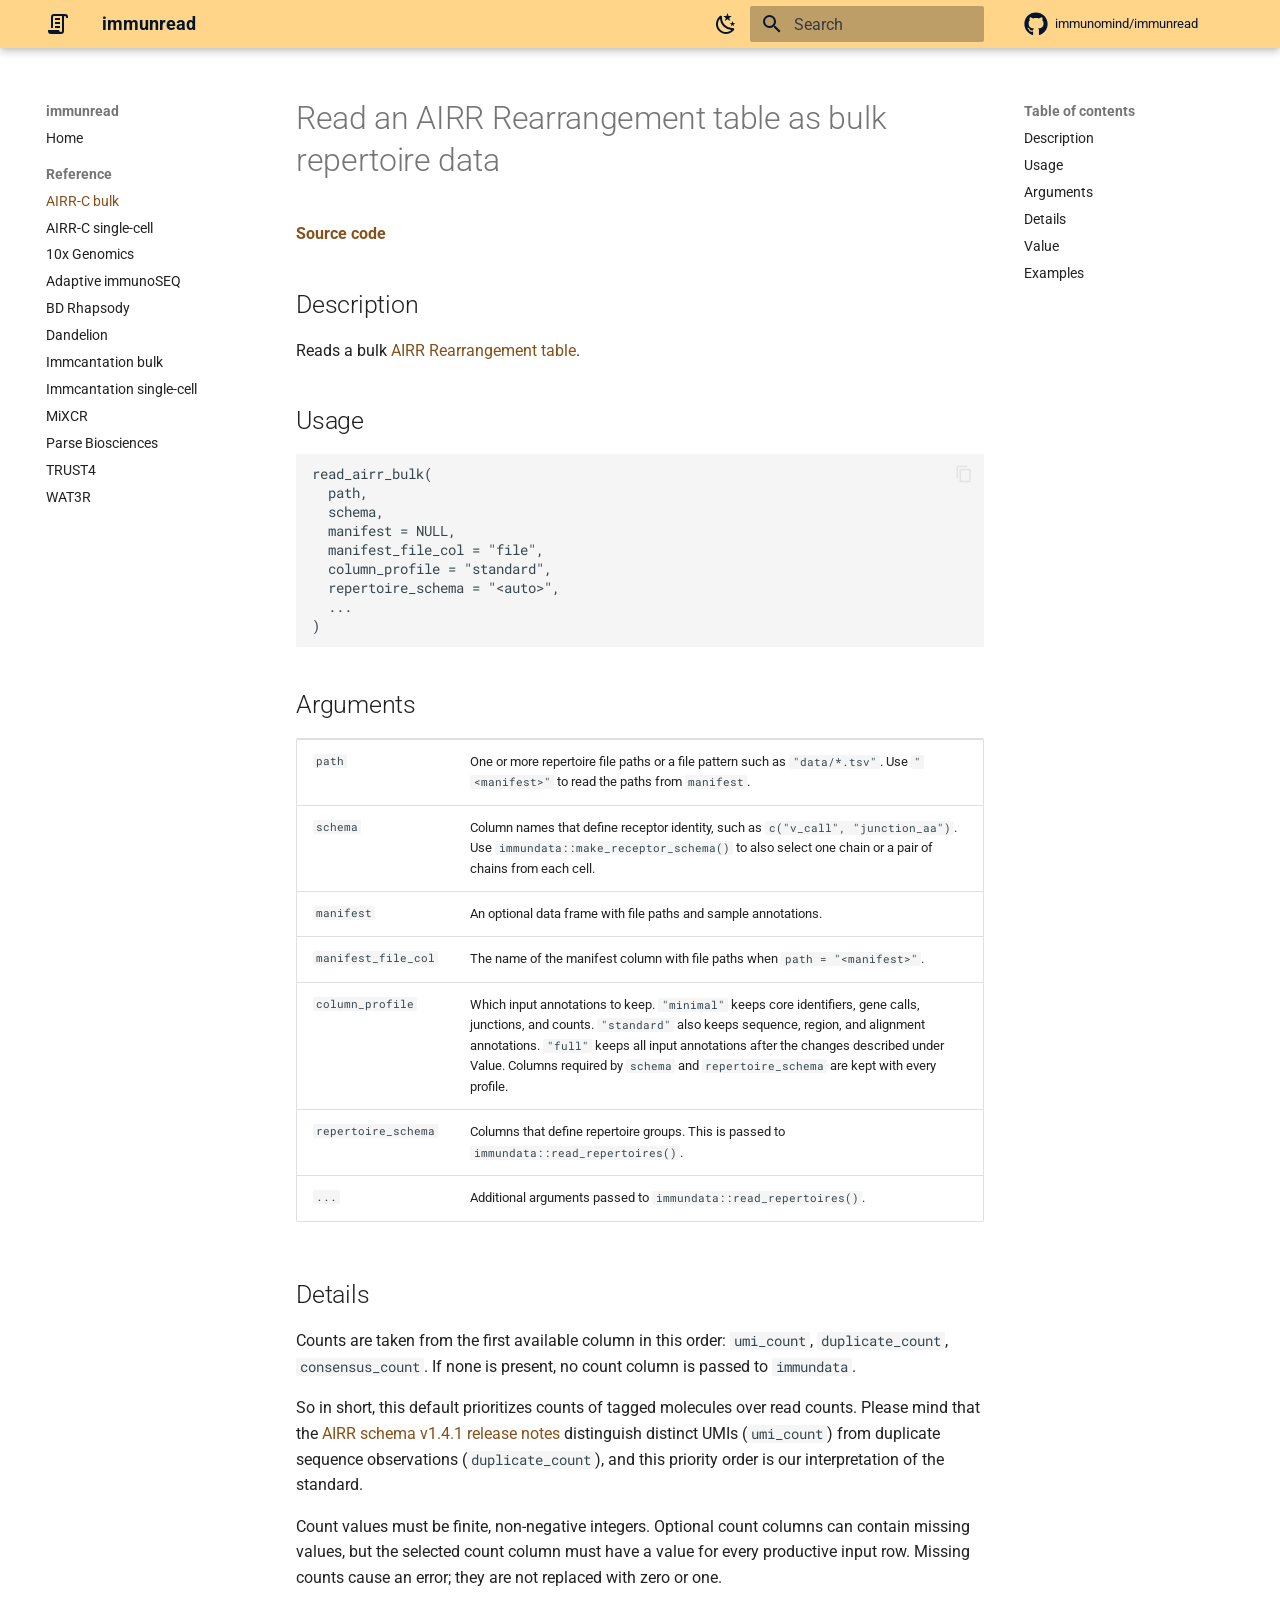
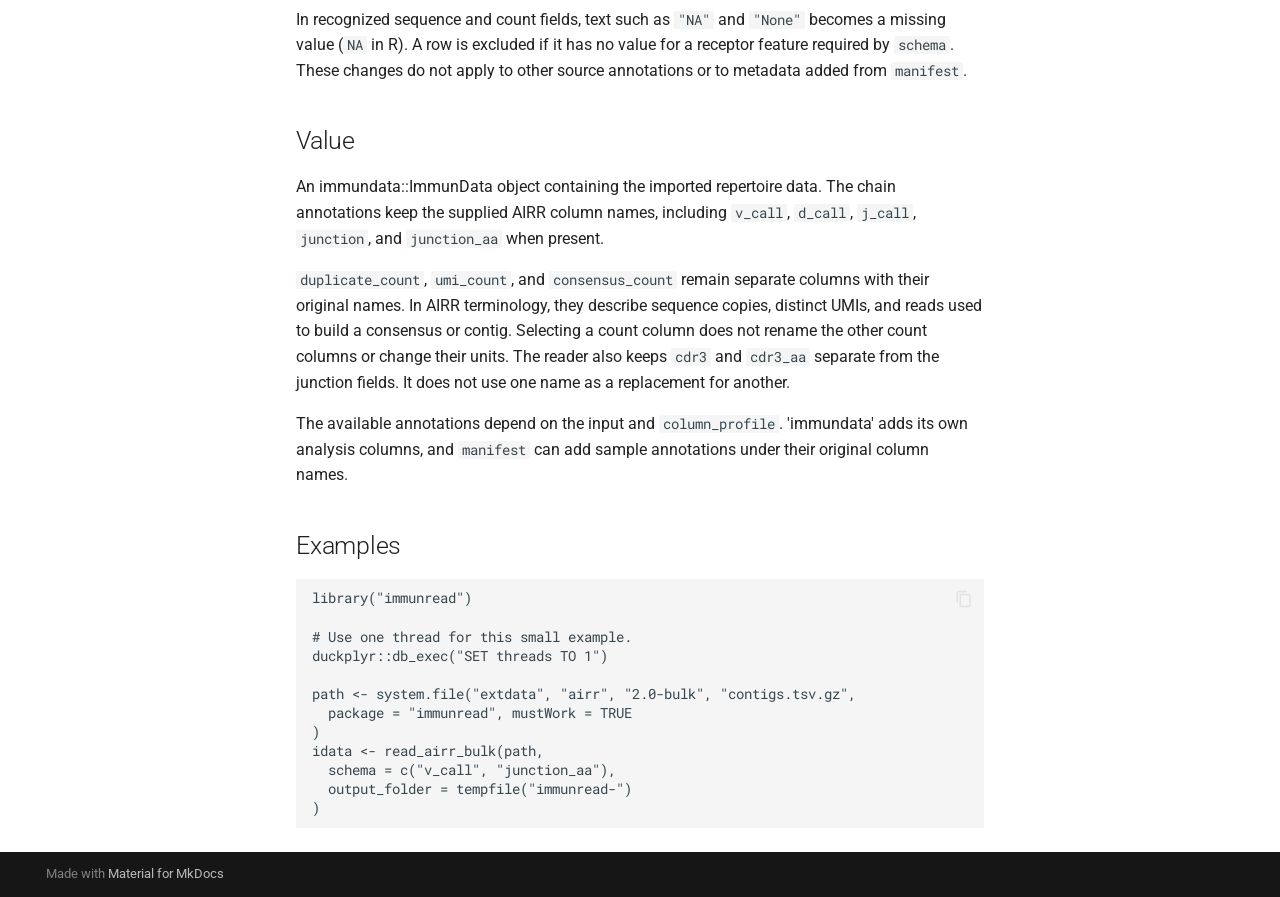
<file: man/read_airr_bulk.html>
<!doctype html>
<html lang="en" class="no-js">
  <head>
    
      <meta charset="utf-8">
      <meta name="viewport" content="width=device-width,initial-scale=1">
      
      
      
        <link rel="canonical" href="https://immunomind.github.io/immunread/man/read_airr_bulk.html">
      
      
        <link rel="prev" href="../index.html">
      
      
        <link rel="next" href="read_airr_sc.html">
      
      
        
      
      
      <link rel="icon" href="../assets/images/favicon.png">
      <meta name="generator" content="mkdocs-1.6.1, mkdocs-material-9.8.2">
    
    
      
        <title>AIRR-C bulk - immunread</title>
      
    
    
      <link rel="stylesheet" href="../assets/stylesheets/main.57a0d79d.min.css">
      
        
        <link rel="stylesheet" href="../assets/stylesheets/palette.fb2fffe2.min.css">
      
      


    
    
      
    
    
      
        
        
        <link rel="preconnect" href="https://fonts.gstatic.com" crossorigin>
        <link rel="stylesheet" href="https://fonts.googleapis.com/css?family=Roboto:300,300i,400,400i,700,700i%7CRoboto+Mono:400,400i,700,700i&display=fallback">
        <style>:root{--md-text-font:"Roboto";--md-code-font:"Roboto Mono"}</style>
      
    
    
      <link rel="stylesheet" href="../assets/stylesheets/scroll.css">
    
    <script>__md_scope=new URL("..",location),__md_hash=e=>[...e].reduce(((e,_)=>(e<<5)-e+_.charCodeAt(0)),0),__md_get=(e,_=localStorage,t=__md_scope)=>JSON.parse(_.getItem(t.pathname+"."+e)),__md_set=(e,_,t=localStorage,a=__md_scope)=>{try{t.setItem(a.pathname+"."+e,JSON.stringify(_))}catch(e){}}</script>
    
      

    
    
  </head>
  
  
    
    
      
    
    
    
    
    <body dir="ltr" data-md-color-scheme="default" data-md-color-primary="custom" data-md-color-accent="custom">
  
    
    <input class="md-toggle" data-md-toggle="drawer" type="checkbox" id="__drawer" autocomplete="off">
    <input class="md-toggle" data-md-toggle="search" type="checkbox" id="__search" autocomplete="off">
    <label class="md-overlay" for="__drawer"></label>
    <div data-md-component="skip">
      
        
        <a href="#read-an-airr-rearrangement-table-as-bulk-repertoire-data" class="md-skip">
          Skip to content
        </a>
      
    </div>
    <div data-md-component="announce">
      
    </div>
    
    
      

  

<header class="md-header md-header--shadow" data-md-component="header">
  <nav class="md-header__inner md-grid" aria-label="Header">
    <a href="../index.html" title="immunread" class="md-header__button md-logo" aria-label="immunread" data-md-component="logo">
      
  
  <svg xmlns="http://www.w3.org/2000/svg" viewBox="0 0 24 24"><path d="M15 20a1 1 0 0 0 1-1V4H8a1 1 0 0 0-1 1v11H5V5a3 3 0 0 1 3-3h11a3 3 0 0 1 3 3v1h-2V5a1 1 0 0 0-1-1 1 1 0 0 0-1 1v14a3 3 0 0 1-3 3H5a3 3 0 0 1-3-3v-1h11a2 2 0 0 0 2 2M9 6h5v2H9zm0 4h5v2H9zm0 4h5v2H9z"/></svg>

    </a>
    <label class="md-header__button md-icon" for="__drawer">
      
      <svg xmlns="http://www.w3.org/2000/svg" viewBox="0 0 24 24"><path d="M3 6h18v2H3zm0 5h18v2H3zm0 5h18v2H3z"/></svg>
    </label>
    <div class="md-header__title" data-md-component="header-title">
      <div class="md-header__ellipsis">
        <div class="md-header__topic">
          <span class="md-ellipsis">
            immunread
          </span>
        </div>
        <div class="md-header__topic" data-md-component="header-topic">
          <span class="md-ellipsis">
            
              AIRR-C bulk
            
          </span>
        </div>
      </div>
    </div>
    
      
        <form class="md-header__option" data-md-component="palette">
  
    
    
    
    <input class="md-option" data-md-color-media="(prefers-color-scheme: light)" data-md-color-scheme="default" data-md-color-primary="custom" data-md-color-accent="custom"  aria-label="Switch to dark mode"  type="radio" name="__palette" id="__palette_0">
    
      <label class="md-header__button md-icon" title="Switch to dark mode" for="__palette_1" hidden>
        <svg xmlns="http://www.w3.org/2000/svg" viewBox="0 0 24 24"><path d="m17.75 4.09-2.53 1.94.91 3.06-2.63-1.81-2.63 1.81.91-3.06-2.53-1.94L12.44 4l1.06-3 1.06 3zm3.5 6.91-1.64 1.25.59 1.98-1.7-1.17-1.7 1.17.59-1.98L15.75 11l2.06-.05L18.5 9l.69 1.95zm-2.28 4.95c.83-.08 1.72 1.1 1.19 1.85-.32.45-.66.87-1.08 1.27C15.17 23 8.84 23 4.94 19.07c-3.91-3.9-3.91-10.24 0-14.14.4-.4.82-.76 1.27-1.08.75-.53 1.93.36 1.85 1.19-.27 2.86.69 5.83 2.89 8.02a9.96 9.96 0 0 0 8.02 2.89m-1.64 2.02a12.08 12.08 0 0 1-7.8-3.47c-2.17-2.19-3.33-5-3.49-7.82-2.81 3.14-2.7 7.96.31 10.98 3.02 3.01 7.84 3.12 10.98.31"/></svg>
      </label>
    
  
    
    
    
    <input class="md-option" data-md-color-media="(prefers-color-scheme: dark)" data-md-color-scheme="slate" data-md-color-primary="custom" data-md-color-accent="custom"  aria-label="Switch to light mode"  type="radio" name="__palette" id="__palette_1">
    
      <label class="md-header__button md-icon" title="Switch to light mode" for="__palette_0" hidden>
        <svg xmlns="http://www.w3.org/2000/svg" viewBox="0 0 24 24"><path d="M12 7a5 5 0 0 1 5 5 5 5 0 0 1-5 5 5 5 0 0 1-5-5 5 5 0 0 1 5-5m0 2a3 3 0 0 0-3 3 3 3 0 0 0 3 3 3 3 0 0 0 3-3 3 3 0 0 0-3-3m0-7 2.39 3.42C13.65 5.15 12.84 5 12 5s-1.65.15-2.39.42zM3.34 7l4.16-.35A7.2 7.2 0 0 0 5.94 8.5c-.44.74-.69 1.5-.83 2.29zm.02 10 1.76-3.77a7.131 7.131 0 0 0 2.38 4.14zM20.65 7l-1.77 3.79a7.02 7.02 0 0 0-2.38-4.15zm-.01 10-4.14.36c.59-.51 1.12-1.14 1.54-1.86.42-.73.69-1.5.83-2.29zM12 22l-2.41-3.44c.74.27 1.55.44 2.41.44.82 0 1.63-.17 2.37-.44z"/></svg>
      </label>
    
  
</form>
      
    
    
      <script>var palette=__md_get("__palette");if(palette&&palette.color){if("(prefers-color-scheme)"===palette.color.media){var media=matchMedia("(prefers-color-scheme: light)"),input=document.querySelector(media.matches?"[data-md-color-media='(prefers-color-scheme: light)']":"[data-md-color-media='(prefers-color-scheme: dark)']");palette.color.media=input.getAttribute("data-md-color-media"),palette.color.scheme=input.getAttribute("data-md-color-scheme"),palette.color.primary=input.getAttribute("data-md-color-primary"),palette.color.accent=input.getAttribute("data-md-color-accent")}for(var[key,value]of Object.entries(palette.color))document.body.setAttribute("data-md-color-"+key,value)}</script>
    
    
    
      
      
        <label class="md-header__button md-icon" for="__search">
          
          <svg xmlns="http://www.w3.org/2000/svg" viewBox="0 0 24 24"><path d="M9.5 3A6.5 6.5 0 0 1 16 9.5c0 1.61-.59 3.09-1.56 4.23l.27.27h.79l5 5-1.5 1.5-5-5v-.79l-.27-.27A6.52 6.52 0 0 1 9.5 16 6.5 6.5 0 0 1 3 9.5 6.5 6.5 0 0 1 9.5 3m0 2C7 5 5 7 5 9.5S7 14 9.5 14 14 12 14 9.5 12 5 9.5 5"/></svg>
        </label>
        <div class="md-search" data-md-component="search" role="dialog">
  <label class="md-search__overlay" for="__search"></label>
  <div class="md-search__inner" role="search">
    <form class="md-search__form" name="search">
      <input type="text" class="md-search__input" name="query" aria-label="Search" placeholder="Search" autocapitalize="off" autocorrect="off" autocomplete="off" spellcheck="false" data-md-component="search-query" required>
      <label class="md-search__icon md-icon" for="__search">
        
        <svg xmlns="http://www.w3.org/2000/svg" viewBox="0 0 24 24"><path d="M9.5 3A6.5 6.5 0 0 1 16 9.5c0 1.61-.59 3.09-1.56 4.23l.27.27h.79l5 5-1.5 1.5-5-5v-.79l-.27-.27A6.52 6.52 0 0 1 9.5 16 6.5 6.5 0 0 1 3 9.5 6.5 6.5 0 0 1 9.5 3m0 2C7 5 5 7 5 9.5S7 14 9.5 14 14 12 14 9.5 12 5 9.5 5"/></svg>
        
        <svg xmlns="http://www.w3.org/2000/svg" viewBox="0 0 24 24"><path d="M20 11v2H8l5.5 5.5-1.42 1.42L4.16 12l7.92-7.92L13.5 5.5 8 11z"/></svg>
      </label>
      <nav class="md-search__options" aria-label="Search">
        
        <button type="reset" class="md-search__icon md-icon" title="Clear" aria-label="Clear" tabindex="-1">
          
          <svg xmlns="http://www.w3.org/2000/svg" viewBox="0 0 24 24"><path d="M19 6.41 17.59 5 12 10.59 6.41 5 5 6.41 10.59 12 5 17.59 6.41 19 12 13.41 17.59 19 19 17.59 13.41 12z"/></svg>
        </button>
      </nav>
      
    </form>
    <div class="md-search__output">
      <div class="md-search__scrollwrap" tabindex="0" data-md-scrollfix>
        <div class="md-search-result" data-md-component="search-result">
          <div class="md-search-result__meta">
            Initializing search
          </div>
          <ol class="md-search-result__list" role="presentation"></ol>
        </div>
      </div>
    </div>
  </div>
</div>
      
    
    
      <div class="md-header__source">
        <a href="https://github.com/immunomind/immunread" title="Go to repository" class="md-source" data-md-component="source">
  <div class="md-source__icon md-icon">
    
    <svg xmlns="http://www.w3.org/2000/svg" viewBox="0 0 512 512"><!--! Font Awesome Free 7.1.0 by @fontawesome - https://fontawesome.com License - https://fontawesome.com/license/free (Icons: CC BY 4.0, Fonts: SIL OFL 1.1, Code: MIT License) Copyright 2025 Fonticons, Inc.--><path d="M173.9 397.4c0 2-2.3 3.6-5.2 3.6-3.3.3-5.6-1.3-5.6-3.6 0-2 2.3-3.6 5.2-3.6 3-.3 5.6 1.3 5.6 3.6m-31.1-4.5c-.7 2 1.3 4.3 4.3 4.9 2.6 1 5.6 0 6.2-2s-1.3-4.3-4.3-5.2c-2.6-.7-5.5.3-6.2 2.3m44.2-1.7c-2.9.7-4.9 2.6-4.6 4.9.3 2 2.9 3.3 5.9 2.6 2.9-.7 4.9-2.6 4.6-4.6-.3-1.9-3-3.2-5.9-2.9M252.8 8C114.1 8 8 113.3 8 252c0 110.9 69.8 205.8 169.5 239.2 12.8 2.3 17.3-5.6 17.3-12.1 0-6.2-.3-40.4-.3-61.4 0 0-70 15-84.7-29.8 0 0-11.4-29.1-27.8-36.6 0 0-22.9-15.7 1.6-15.4 0 0 24.9 2 38.6 25.8 21.9 38.6 58.6 27.5 72.9 20.9 2.3-16 8.8-27.1 16-33.7-55.9-6.2-112.3-14.3-112.3-110.5 0-27.5 7.6-41.3 23.6-58.9-2.6-6.5-11.1-33.3 2.6-67.9 20.9-6.5 69 27 69 27 20-5.6 41.5-8.5 62.8-8.5s42.8 2.9 62.8 8.5c0 0 48.1-33.6 69-27 13.7 34.7 5.2 61.4 2.6 67.9 16 17.7 25.8 31.5 25.8 58.9 0 96.5-58.9 104.2-114.8 110.5 9.2 7.9 17 22.9 17 46.4 0 33.7-.3 75.4-.3 83.6 0 6.5 4.6 14.4 17.3 12.1C436.2 457.8 504 362.9 504 252 504 113.3 391.5 8 252.8 8M105.2 352.9c-1.3 1-1 3.3.7 5.2 1.6 1.6 3.9 2.3 5.2 1 1.3-1 1-3.3-.7-5.2-1.6-1.6-3.9-2.3-5.2-1m-10.8-8.1c-.7 1.3.3 2.9 2.3 3.9 1.6 1 3.6.7 4.3-.7.7-1.3-.3-2.9-2.3-3.9-2-.6-3.6-.3-4.3.7m32.4 35.6c-1.6 1.3-1 4.3 1.3 6.2 2.3 2.3 5.2 2.6 6.5 1 1.3-1.3.7-4.3-1.3-6.2-2.2-2.3-5.2-2.6-6.5-1m-11.4-14.7c-1.6 1-1.6 3.6 0 5.9s4.3 3.3 5.6 2.3c1.6-1.3 1.6-3.9 0-6.2-1.4-2.3-4-3.3-5.6-2"/></svg>
  </div>
  <div class="md-source__repository">
    immunomind/immunread
  </div>
</a>
      </div>
    
  </nav>
  
</header>
    
    <div class="md-container" data-md-component="container">
      
      
        
          
        
      
      <main class="md-main" data-md-component="main">
        <div class="md-main__inner md-grid">
          
            
              
              <div class="md-sidebar md-sidebar--primary" data-md-component="sidebar" data-md-type="navigation" >
                <div class="md-sidebar__scrollwrap">
                  <div class="md-sidebar__inner">
                    



<nav class="md-nav md-nav--primary" aria-label="Navigation" data-md-level="0">
  <label class="md-nav__title" for="__drawer">
    <a href="../index.html" title="immunread" class="md-nav__button md-logo" aria-label="immunread" data-md-component="logo">
      
  
  <svg xmlns="http://www.w3.org/2000/svg" viewBox="0 0 24 24"><path d="M15 20a1 1 0 0 0 1-1V4H8a1 1 0 0 0-1 1v11H5V5a3 3 0 0 1 3-3h11a3 3 0 0 1 3 3v1h-2V5a1 1 0 0 0-1-1 1 1 0 0 0-1 1v14a3 3 0 0 1-3 3H5a3 3 0 0 1-3-3v-1h11a2 2 0 0 0 2 2M9 6h5v2H9zm0 4h5v2H9zm0 4h5v2H9z"/></svg>

    </a>
    immunread
  </label>
  
    <div class="md-nav__source">
      <a href="https://github.com/immunomind/immunread" title="Go to repository" class="md-source" data-md-component="source">
  <div class="md-source__icon md-icon">
    
    <svg xmlns="http://www.w3.org/2000/svg" viewBox="0 0 512 512"><!--! Font Awesome Free 7.1.0 by @fontawesome - https://fontawesome.com License - https://fontawesome.com/license/free (Icons: CC BY 4.0, Fonts: SIL OFL 1.1, Code: MIT License) Copyright 2025 Fonticons, Inc.--><path d="M173.9 397.4c0 2-2.3 3.6-5.2 3.6-3.3.3-5.6-1.3-5.6-3.6 0-2 2.3-3.6 5.2-3.6 3-.3 5.6 1.3 5.6 3.6m-31.1-4.5c-.7 2 1.3 4.3 4.3 4.9 2.6 1 5.6 0 6.2-2s-1.3-4.3-4.3-5.2c-2.6-.7-5.5.3-6.2 2.3m44.2-1.7c-2.9.7-4.9 2.6-4.6 4.9.3 2 2.9 3.3 5.9 2.6 2.9-.7 4.9-2.6 4.6-4.6-.3-1.9-3-3.2-5.9-2.9M252.8 8C114.1 8 8 113.3 8 252c0 110.9 69.8 205.8 169.5 239.2 12.8 2.3 17.3-5.6 17.3-12.1 0-6.2-.3-40.4-.3-61.4 0 0-70 15-84.7-29.8 0 0-11.4-29.1-27.8-36.6 0 0-22.9-15.7 1.6-15.4 0 0 24.9 2 38.6 25.8 21.9 38.6 58.6 27.5 72.9 20.9 2.3-16 8.8-27.1 16-33.7-55.9-6.2-112.3-14.3-112.3-110.5 0-27.5 7.6-41.3 23.6-58.9-2.6-6.5-11.1-33.3 2.6-67.9 20.9-6.5 69 27 69 27 20-5.6 41.5-8.5 62.8-8.5s42.8 2.9 62.8 8.5c0 0 48.1-33.6 69-27 13.7 34.7 5.2 61.4 2.6 67.9 16 17.7 25.8 31.5 25.8 58.9 0 96.5-58.9 104.2-114.8 110.5 9.2 7.9 17 22.9 17 46.4 0 33.7-.3 75.4-.3 83.6 0 6.5 4.6 14.4 17.3 12.1C436.2 457.8 504 362.9 504 252 504 113.3 391.5 8 252.8 8M105.2 352.9c-1.3 1-1 3.3.7 5.2 1.6 1.6 3.9 2.3 5.2 1 1.3-1 1-3.3-.7-5.2-1.6-1.6-3.9-2.3-5.2-1m-10.8-8.1c-.7 1.3.3 2.9 2.3 3.9 1.6 1 3.6.7 4.3-.7.7-1.3-.3-2.9-2.3-3.9-2-.6-3.6-.3-4.3.7m32.4 35.6c-1.6 1.3-1 4.3 1.3 6.2 2.3 2.3 5.2 2.6 6.5 1 1.3-1.3.7-4.3-1.3-6.2-2.2-2.3-5.2-2.6-6.5-1m-11.4-14.7c-1.6 1-1.6 3.6 0 5.9s4.3 3.3 5.6 2.3c1.6-1.3 1.6-3.9 0-6.2-1.4-2.3-4-3.3-5.6-2"/></svg>
  </div>
  <div class="md-source__repository">
    immunomind/immunread
  </div>
</a>
    </div>
  
  <ul class="md-nav__list" data-md-scrollfix>
    
      
      
  
  
  
  
    <li class="md-nav__item">
      <a href="../index.html" class="md-nav__link">
        
  
  
  <span class="md-ellipsis">
    
  
    Home
  

    
  </span>
  
  

      </a>
    </li>
  

    
      
      
  
  
    
  
  
  
    
    
    
    
      
        
        
      
    
    
    <li class="md-nav__item md-nav__item--active md-nav__item--section md-nav__item--nested">
      
        
        
        <input class="md-nav__toggle md-toggle " type="checkbox" id="__nav_2" checked>
        
          
          <label class="md-nav__link" for="__nav_2" id="__nav_2_label" tabindex="">
            
  
  
  <span class="md-ellipsis">
    
  
    Reference
  

    
  </span>
  
  

            <span class="md-nav__icon md-icon"></span>
          </label>
        
        <nav class="md-nav" data-md-level="1" aria-labelledby="__nav_2_label" aria-expanded="true">
          <label class="md-nav__title" for="__nav_2">
            <span class="md-nav__icon md-icon"></span>
            
  
    Reference
  

          </label>
          <ul class="md-nav__list" data-md-scrollfix>
            
              
                
  
  
    
  
  
  
    <li class="md-nav__item md-nav__item--active">
      
      <input class="md-nav__toggle md-toggle" type="checkbox" id="__toc">
      
      
        
      
      
        <label class="md-nav__link md-nav__link--active" for="__toc">
          
  
  
  <span class="md-ellipsis">
    
  
    AIRR-C bulk
  

    
  </span>
  
  

          <span class="md-nav__icon md-icon"></span>
        </label>
      
      <a href="read_airr_bulk.html" class="md-nav__link md-nav__link--active">
        
  
  
  <span class="md-ellipsis">
    
  
    AIRR-C bulk
  

    
  </span>
  
  

      </a>
      
        

<nav class="md-nav md-nav--secondary" aria-label="Table of contents">
  
  
  
    
  
  
    <label class="md-nav__title" for="__toc">
      <span class="md-nav__icon md-icon"></span>
      Table of contents
    </label>
    <ul class="md-nav__list" data-md-component="toc" data-md-scrollfix>
      
        <li class="md-nav__item">
  <a href="#description" class="md-nav__link">
    <span class="md-ellipsis">
      
        Description
      
    </span>
  </a>
  
</li>
      
        <li class="md-nav__item">
  <a href="#usage" class="md-nav__link">
    <span class="md-ellipsis">
      
        Usage
      
    </span>
  </a>
  
</li>
      
        <li class="md-nav__item">
  <a href="#arguments" class="md-nav__link">
    <span class="md-ellipsis">
      
        Arguments
      
    </span>
  </a>
  
</li>
      
        <li class="md-nav__item">
  <a href="#details" class="md-nav__link">
    <span class="md-ellipsis">
      
        Details
      
    </span>
  </a>
  
</li>
      
        <li class="md-nav__item">
  <a href="#value" class="md-nav__link">
    <span class="md-ellipsis">
      
        Value
      
    </span>
  </a>
  
</li>
      
        <li class="md-nav__item">
  <a href="#examples" class="md-nav__link">
    <span class="md-ellipsis">
      
        Examples
      
    </span>
  </a>
  
</li>
      
    </ul>
  
</nav>
      
    </li>
  

              
            
              
                
  
  
  
  
    <li class="md-nav__item">
      <a href="read_airr_sc.html" class="md-nav__link">
        
  
  
  <span class="md-ellipsis">
    
  
    AIRR-C single-cell
  

    
  </span>
  
  

      </a>
    </li>
  

              
            
              
                
  
  
  
  
    <li class="md-nav__item">
      <a href="read_10x.html" class="md-nav__link">
        
  
  
  <span class="md-ellipsis">
    
  
    10x Genomics
  

    
  </span>
  
  

      </a>
    </li>
  

              
            
              
                
  
  
  
  
    <li class="md-nav__item">
      <a href="read_adaptive.html" class="md-nav__link">
        
  
  
  <span class="md-ellipsis">
    
  
    Adaptive immunoSEQ
  

    
  </span>
  
  

      </a>
    </li>
  

              
            
              
                
  
  
  
  
    <li class="md-nav__item">
      <a href="read_bd.html" class="md-nav__link">
        
  
  
  <span class="md-ellipsis">
    
  
    BD Rhapsody
  

    
  </span>
  
  

      </a>
    </li>
  

              
            
              
                
  
  
  
  
    <li class="md-nav__item">
      <a href="read_dandelion.html" class="md-nav__link">
        
  
  
  <span class="md-ellipsis">
    
  
    Dandelion
  

    
  </span>
  
  

      </a>
    </li>
  

              
            
              
                
  
  
  
  
    <li class="md-nav__item">
      <a href="read_immcantation_bulk.html" class="md-nav__link">
        
  
  
  <span class="md-ellipsis">
    
  
    Immcantation bulk
  

    
  </span>
  
  

      </a>
    </li>
  

              
            
              
                
  
  
  
  
    <li class="md-nav__item">
      <a href="read_immcantation_sc.html" class="md-nav__link">
        
  
  
  <span class="md-ellipsis">
    
  
    Immcantation single-cell
  

    
  </span>
  
  

      </a>
    </li>
  

              
            
              
                
  
  
  
  
    <li class="md-nav__item">
      <a href="read_mixcr.html" class="md-nav__link">
        
  
  
  <span class="md-ellipsis">
    
  
    MiXCR
  

    
  </span>
  
  

      </a>
    </li>
  

              
            
              
                
  
  
  
  
    <li class="md-nav__item">
      <a href="read_parsebio.html" class="md-nav__link">
        
  
  
  <span class="md-ellipsis">
    
  
    Parse Biosciences
  

    
  </span>
  
  

      </a>
    </li>
  

              
            
              
                
  
  
  
  
    <li class="md-nav__item">
      <a href="read_trust4.html" class="md-nav__link">
        
  
  
  <span class="md-ellipsis">
    
  
    TRUST4
  

    
  </span>
  
  

      </a>
    </li>
  

              
            
              
                
  
  
  
  
    <li class="md-nav__item">
      <a href="read_wat3r.html" class="md-nav__link">
        
  
  
  <span class="md-ellipsis">
    
  
    WAT3R
  

    
  </span>
  
  

      </a>
    </li>
  

              
            
          </ul>
        </nav>
      
    </li>
  

    
  </ul>
</nav>
                  </div>
                </div>
              </div>
            
            
              
              <div class="md-sidebar md-sidebar--secondary" data-md-component="sidebar" data-md-type="toc" >
                <div class="md-sidebar__scrollwrap">
                  <div class="md-sidebar__inner">
                    

<nav class="md-nav md-nav--secondary" aria-label="Table of contents">
  
  
  
    
  
  
    <label class="md-nav__title" for="__toc">
      <span class="md-nav__icon md-icon"></span>
      Table of contents
    </label>
    <ul class="md-nav__list" data-md-component="toc" data-md-scrollfix>
      
        <li class="md-nav__item">
  <a href="#description" class="md-nav__link">
    <span class="md-ellipsis">
      
        Description
      
    </span>
  </a>
  
</li>
      
        <li class="md-nav__item">
  <a href="#usage" class="md-nav__link">
    <span class="md-ellipsis">
      
        Usage
      
    </span>
  </a>
  
</li>
      
        <li class="md-nav__item">
  <a href="#arguments" class="md-nav__link">
    <span class="md-ellipsis">
      
        Arguments
      
    </span>
  </a>
  
</li>
      
        <li class="md-nav__item">
  <a href="#details" class="md-nav__link">
    <span class="md-ellipsis">
      
        Details
      
    </span>
  </a>
  
</li>
      
        <li class="md-nav__item">
  <a href="#value" class="md-nav__link">
    <span class="md-ellipsis">
      
        Value
      
    </span>
  </a>
  
</li>
      
        <li class="md-nav__item">
  <a href="#examples" class="md-nav__link">
    <span class="md-ellipsis">
      
        Examples
      
    </span>
  </a>
  
</li>
      
    </ul>
  
</nav>
                  </div>
                </div>
              </div>
            
          
          
            <div class="md-content" data-md-component="content">
              
              <article class="md-content__inner md-typeset">
                
                  


  
  


<h1 id="read-an-airr-rearrangement-table-as-bulk-repertoire-data">Read an AIRR Rearrangement table as bulk repertoire data</h1>
<p><a href="https://github.com/immunomind/immunread/tree/main/R/read_airr.R#L78"><strong>Source code</strong></a></p>
<h2 id="description">Description</h2>
<p>Reads a bulk
<a href="https://docs.airr-community.org/en/stable/datarep/rearrangements.html">AIRR
Rearrangement table</a>.</p>
<h2 id="usage">Usage</h2>
<pre><code class='language-R'>read_airr_bulk(
  path,
  schema,
  manifest = NULL,
  manifest_file_col = "file",
  column_profile = "standard",
  repertoire_schema = "&lt;auto&gt;",
  ...
)
</code></pre>

<h2 id="arguments">Arguments</h2>
<table data-quarto-postprocess="true" role="presentation">
<tbody>
<tr>
<td
style="white-space: nowrap; font-family: monospace; vertical-align: top"><code
id="path">path</code></td>
<td>One or more repertoire file paths or a file pattern such as
<code>"data/*.tsv"</code>. Use <code>"&lt;manifest&gt;"</code> to read
the paths from <code>manifest</code>.</td>
</tr>
<tr>
<td
style="white-space: nowrap; font-family: monospace; vertical-align: top"><code
id="schema">schema</code></td>
<td>Column names that define receptor identity, such as
<code>c("v_call", "junction_aa")</code>. Use
<code>immundata::make_receptor_schema()</code> to also select one chain
or a pair of chains from each cell.</td>
</tr>
<tr>
<td
style="white-space: nowrap; font-family: monospace; vertical-align: top"><code
id="manifest">manifest</code></td>
<td>An optional data frame with file paths and sample annotations.</td>
</tr>
<tr>
<td
style="white-space: nowrap; font-family: monospace; vertical-align: top"><code
id="manifest_file_col">manifest_file_col</code></td>
<td>The name of the manifest column with file paths when
<code>path = "&lt;manifest&gt;"</code>.</td>
</tr>
<tr>
<td
style="white-space: nowrap; font-family: monospace; vertical-align: top"><code
id="column_profile">column_profile</code></td>
<td>Which input annotations to keep. <code>"minimal"</code> keeps core
identifiers, gene calls, junctions, and counts. <code>"standard"</code>
also keeps sequence, region, and alignment annotations.
<code>"full"</code> keeps all input annotations after the changes
described under Value. Columns required by <code>schema</code> and
<code>repertoire_schema</code> are kept with every profile.</td>
</tr>
<tr>
<td
style="white-space: nowrap; font-family: monospace; vertical-align: top"><code
id="repertoire_schema">repertoire_schema</code></td>
<td>Columns that define repertoire groups. This is passed to
<code>immundata::read_repertoires()</code>.</td>
</tr>
<tr>
<td
style="white-space: nowrap; font-family: monospace; vertical-align: top"><code
id="...">...</code></td>
<td>Additional arguments passed to
<code>immundata::read_repertoires()</code>.</td>
</tr>
</tbody>
</table>

<h2 id="details">Details</h2>
<p>Counts are taken from the first available column in this order:
<code>umi_count</code>, <code>duplicate_count</code>,
<code>consensus_count</code>. If none is present, no count column is
passed to <code>immundata</code>.</p>
<p>So in short, this default prioritizes counts of tagged molecules over
read counts. Please mind that the
<a href="https://docs.airr-community.org/en/stable/datarep/news.html#version-1-4-1-august-27-2022">AIRR
schema v1.4.1 release notes</a> distinguish distinct UMIs
(<code>umi_count</code>) from duplicate sequence observations
(<code>duplicate_count</code>), and this priority order is our
interpretation of the standard.</p>
<p>Count values must be finite, non-negative integers. Optional count
columns can contain missing values, but the selected count column must
have a value for every productive input row. Missing counts cause an
error; they are not replaced with zero or one.</p>
<p>In recognized sequence and count fields, text such as <code>"NA"</code>
and <code>"None"</code> becomes a missing value (<code>NA</code> in R).
A row is excluded if it has no value for a receptor feature required by
<code>schema</code>. These changes do not apply to other source
annotations or to metadata added from <code>manifest</code>.</p>
<h2 id="value">Value</h2>
<p>An immundata::ImmunData object containing the imported repertoire data.
The chain annotations keep the supplied AIRR column names, including
<code>v_call</code>, <code>d_call</code>, <code>j_call</code>,
<code>junction</code>, and <code>junction_aa</code> when present.</p>
<p><code>duplicate_count</code>, <code>umi_count</code>, and
<code>consensus_count</code> remain separate columns with their original
names. In AIRR terminology, they describe sequence copies, distinct
UMIs, and reads used to build a consensus or contig. Selecting a count
column does not rename the other count columns or change their units.
The reader also keeps <code>cdr3</code> and <code>cdr3_aa</code>
separate from the junction fields. It does not use one name as a
replacement for another.</p>
<p>The available annotations depend on the input and
<code>column_profile</code>. 'immundata' adds its own analysis columns,
and <code>manifest</code> can add sample annotations under their
original column names.</p>
<h2 id="examples">Examples</h2>
<pre><code class="language-r">library(&quot;immunread&quot;)

# Use one thread for this small example.
duckplyr::db_exec(&quot;SET threads TO 1&quot;)

path &lt;- system.file(&quot;extdata&quot;, &quot;airr&quot;, &quot;2.0-bulk&quot;, &quot;contigs.tsv.gz&quot;,
  package = &quot;immunread&quot;, mustWork = TRUE
)
idata &lt;- read_airr_bulk(path,
  schema = c(&quot;v_call&quot;, &quot;junction_aa&quot;),
  output_folder = tempfile(&quot;immunread-&quot;)
)
</code></pre>












                
              </article>
            </div>
          
          
<script>var target=document.getElementById(location.hash.slice(1));target&&target.name&&(target.checked=target.name.startsWith("__tabbed_"))</script>
        </div>
        
          <button type="button" class="md-top md-icon" data-md-component="top" hidden>
  
  <svg xmlns="http://www.w3.org/2000/svg" viewBox="0 0 24 24"><path d="M13 20h-2V8l-5.5 5.5-1.42-1.42L12 4.16l7.92 7.92-1.42 1.42L13 8z"/></svg>
  Back to top
</button>
        
      </main>
      
        <footer class="md-footer">
  
  <div class="md-footer-meta md-typeset">
    <div class="md-footer-meta__inner md-grid">
      <div class="md-copyright">
  
  
    Made with
    <a href="https://squidfunk.github.io/mkdocs-material/" target="_blank" rel="noopener">
      Material for MkDocs
    </a>
  
</div>
      
    </div>
  </div>
</footer>
      
    </div>
    <div class="md-dialog" data-md-component="dialog">
      <div class="md-dialog__inner md-typeset"></div>
    </div>
    
    
    
      
      
      <script id="__config" type="application/json">{"annotate": null, "base": "..", "features": ["navigation.sections", "navigation.top", "content.code.copy"], "search": "../assets/javascripts/workers/search.a7633da7.min.js", "tags": null, "translations": {"clipboard.copied": "Copied to clipboard", "clipboard.copy": "Copy to clipboard", "search.result.more.one": "1 more on this page", "search.result.more.other": "# more on this page", "search.result.none": "No matching documents", "search.result.one": "1 matching document", "search.result.other": "# matching documents", "search.result.placeholder": "Type to start searching", "search.result.term.missing": "Missing", "select.version": "Select version"}, "version": null}</script>
    
    
      <script src="../assets/javascripts/bundle.a5f9d56c.min.js"></script>
      
    
  </body>
</html>
</file>
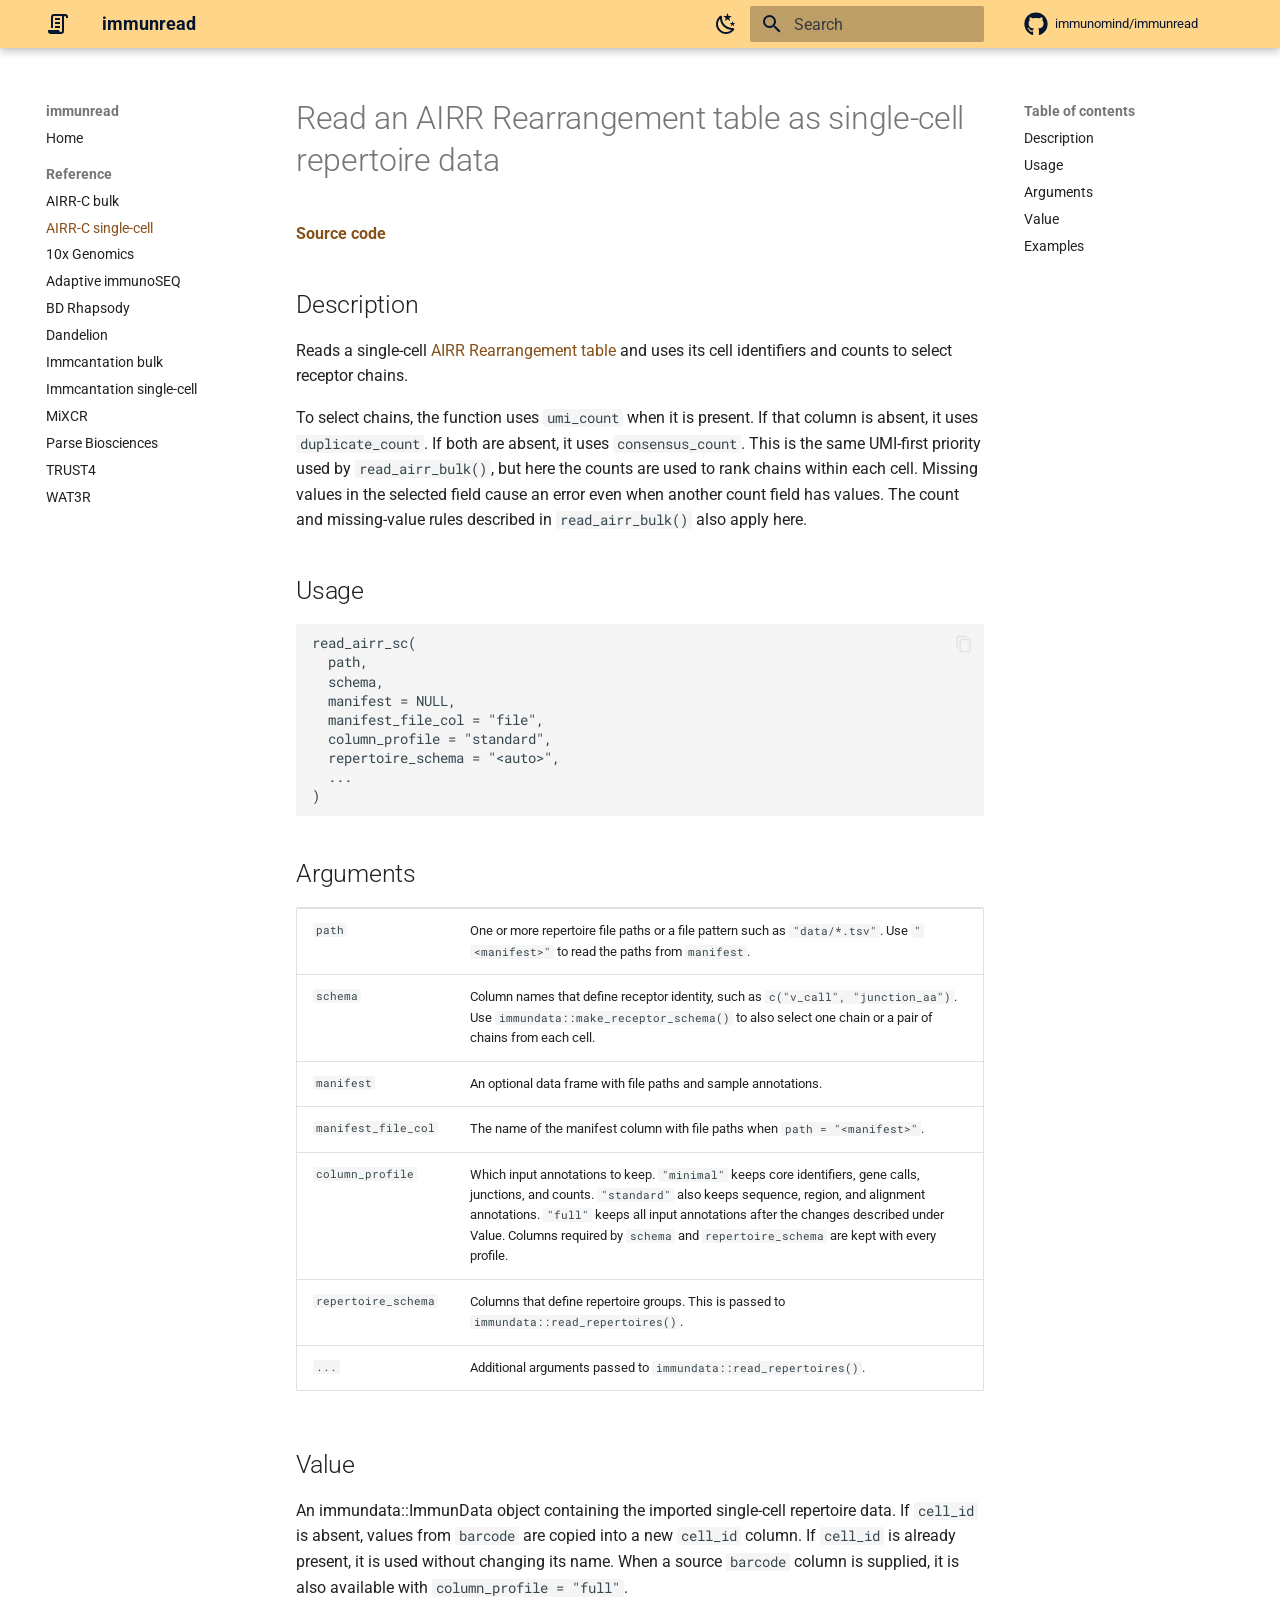
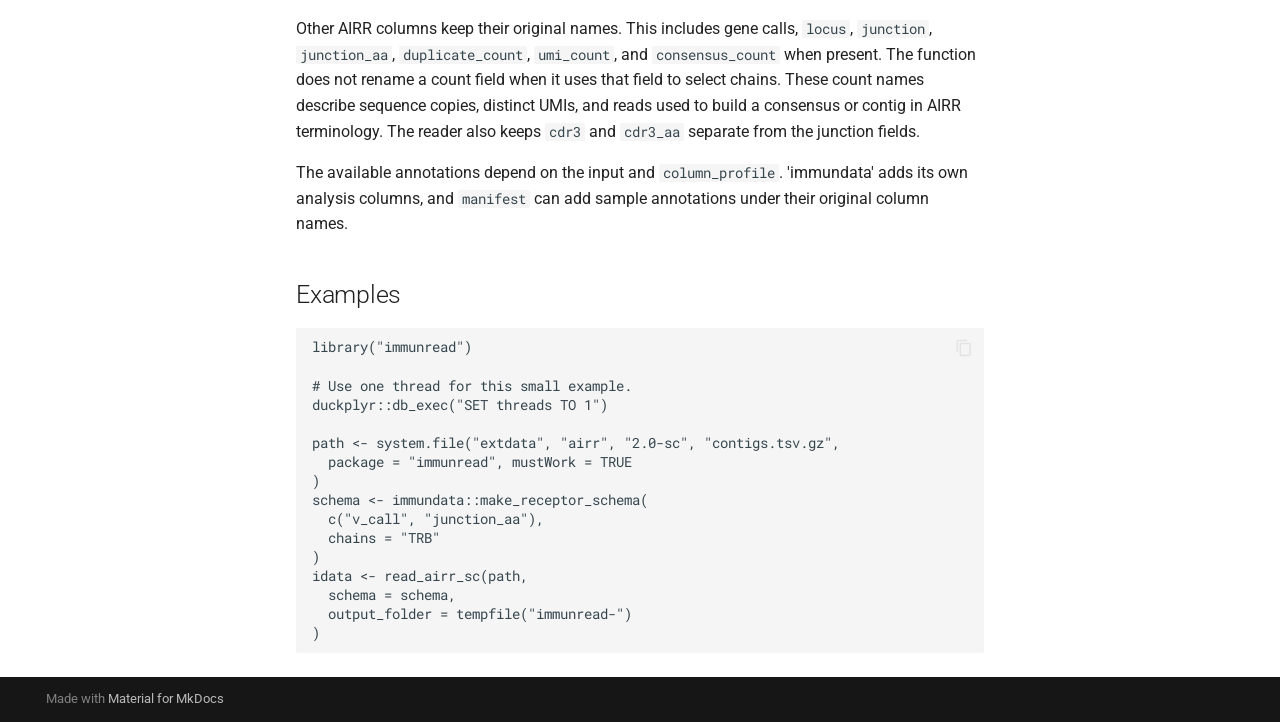
<file: man/read_airr_sc.html>
<!doctype html>
<html lang="en" class="no-js">
  <head>
    
      <meta charset="utf-8">
      <meta name="viewport" content="width=device-width,initial-scale=1">
      
      
      
        <link rel="canonical" href="https://immunomind.github.io/immunread/man/read_airr_sc.html">
      
      
        <link rel="prev" href="read_airr_bulk.html">
      
      
        <link rel="next" href="read_10x.html">
      
      
        
      
      
      <link rel="icon" href="../assets/images/favicon.png">
      <meta name="generator" content="mkdocs-1.6.1, mkdocs-material-9.8.2">
    
    
      
        <title>AIRR-C single-cell - immunread</title>
      
    
    
      <link rel="stylesheet" href="../assets/stylesheets/main.57a0d79d.min.css">
      
        
        <link rel="stylesheet" href="../assets/stylesheets/palette.fb2fffe2.min.css">
      
      


    
    
      
    
    
      
        
        
        <link rel="preconnect" href="https://fonts.gstatic.com" crossorigin>
        <link rel="stylesheet" href="https://fonts.googleapis.com/css?family=Roboto:300,300i,400,400i,700,700i%7CRoboto+Mono:400,400i,700,700i&display=fallback">
        <style>:root{--md-text-font:"Roboto";--md-code-font:"Roboto Mono"}</style>
      
    
    
      <link rel="stylesheet" href="../assets/stylesheets/scroll.css">
    
    <script>__md_scope=new URL("..",location),__md_hash=e=>[...e].reduce(((e,_)=>(e<<5)-e+_.charCodeAt(0)),0),__md_get=(e,_=localStorage,t=__md_scope)=>JSON.parse(_.getItem(t.pathname+"."+e)),__md_set=(e,_,t=localStorage,a=__md_scope)=>{try{t.setItem(a.pathname+"."+e,JSON.stringify(_))}catch(e){}}</script>
    
      

    
    
  </head>
  
  
    
    
      
    
    
    
    
    <body dir="ltr" data-md-color-scheme="default" data-md-color-primary="custom" data-md-color-accent="custom">
  
    
    <input class="md-toggle" data-md-toggle="drawer" type="checkbox" id="__drawer" autocomplete="off">
    <input class="md-toggle" data-md-toggle="search" type="checkbox" id="__search" autocomplete="off">
    <label class="md-overlay" for="__drawer"></label>
    <div data-md-component="skip">
      
        
        <a href="#read-an-airr-rearrangement-table-as-single-cell-repertoire-data" class="md-skip">
          Skip to content
        </a>
      
    </div>
    <div data-md-component="announce">
      
    </div>
    
    
      

  

<header class="md-header md-header--shadow" data-md-component="header">
  <nav class="md-header__inner md-grid" aria-label="Header">
    <a href="../index.html" title="immunread" class="md-header__button md-logo" aria-label="immunread" data-md-component="logo">
      
  
  <svg xmlns="http://www.w3.org/2000/svg" viewBox="0 0 24 24"><path d="M15 20a1 1 0 0 0 1-1V4H8a1 1 0 0 0-1 1v11H5V5a3 3 0 0 1 3-3h11a3 3 0 0 1 3 3v1h-2V5a1 1 0 0 0-1-1 1 1 0 0 0-1 1v14a3 3 0 0 1-3 3H5a3 3 0 0 1-3-3v-1h11a2 2 0 0 0 2 2M9 6h5v2H9zm0 4h5v2H9zm0 4h5v2H9z"/></svg>

    </a>
    <label class="md-header__button md-icon" for="__drawer">
      
      <svg xmlns="http://www.w3.org/2000/svg" viewBox="0 0 24 24"><path d="M3 6h18v2H3zm0 5h18v2H3zm0 5h18v2H3z"/></svg>
    </label>
    <div class="md-header__title" data-md-component="header-title">
      <div class="md-header__ellipsis">
        <div class="md-header__topic">
          <span class="md-ellipsis">
            immunread
          </span>
        </div>
        <div class="md-header__topic" data-md-component="header-topic">
          <span class="md-ellipsis">
            
              AIRR-C single-cell
            
          </span>
        </div>
      </div>
    </div>
    
      
        <form class="md-header__option" data-md-component="palette">
  
    
    
    
    <input class="md-option" data-md-color-media="(prefers-color-scheme: light)" data-md-color-scheme="default" data-md-color-primary="custom" data-md-color-accent="custom"  aria-label="Switch to dark mode"  type="radio" name="__palette" id="__palette_0">
    
      <label class="md-header__button md-icon" title="Switch to dark mode" for="__palette_1" hidden>
        <svg xmlns="http://www.w3.org/2000/svg" viewBox="0 0 24 24"><path d="m17.75 4.09-2.53 1.94.91 3.06-2.63-1.81-2.63 1.81.91-3.06-2.53-1.94L12.44 4l1.06-3 1.06 3zm3.5 6.91-1.64 1.25.59 1.98-1.7-1.17-1.7 1.17.59-1.98L15.75 11l2.06-.05L18.5 9l.69 1.95zm-2.28 4.95c.83-.08 1.72 1.1 1.19 1.85-.32.45-.66.87-1.08 1.27C15.17 23 8.84 23 4.94 19.07c-3.91-3.9-3.91-10.24 0-14.14.4-.4.82-.76 1.27-1.08.75-.53 1.93.36 1.85 1.19-.27 2.86.69 5.83 2.89 8.02a9.96 9.96 0 0 0 8.02 2.89m-1.64 2.02a12.08 12.08 0 0 1-7.8-3.47c-2.17-2.19-3.33-5-3.49-7.82-2.81 3.14-2.7 7.96.31 10.98 3.02 3.01 7.84 3.12 10.98.31"/></svg>
      </label>
    
  
    
    
    
    <input class="md-option" data-md-color-media="(prefers-color-scheme: dark)" data-md-color-scheme="slate" data-md-color-primary="custom" data-md-color-accent="custom"  aria-label="Switch to light mode"  type="radio" name="__palette" id="__palette_1">
    
      <label class="md-header__button md-icon" title="Switch to light mode" for="__palette_0" hidden>
        <svg xmlns="http://www.w3.org/2000/svg" viewBox="0 0 24 24"><path d="M12 7a5 5 0 0 1 5 5 5 5 0 0 1-5 5 5 5 0 0 1-5-5 5 5 0 0 1 5-5m0 2a3 3 0 0 0-3 3 3 3 0 0 0 3 3 3 3 0 0 0 3-3 3 3 0 0 0-3-3m0-7 2.39 3.42C13.65 5.15 12.84 5 12 5s-1.65.15-2.39.42zM3.34 7l4.16-.35A7.2 7.2 0 0 0 5.94 8.5c-.44.74-.69 1.5-.83 2.29zm.02 10 1.76-3.77a7.131 7.131 0 0 0 2.38 4.14zM20.65 7l-1.77 3.79a7.02 7.02 0 0 0-2.38-4.15zm-.01 10-4.14.36c.59-.51 1.12-1.14 1.54-1.86.42-.73.69-1.5.83-2.29zM12 22l-2.41-3.44c.74.27 1.55.44 2.41.44.82 0 1.63-.17 2.37-.44z"/></svg>
      </label>
    
  
</form>
      
    
    
      <script>var palette=__md_get("__palette");if(palette&&palette.color){if("(prefers-color-scheme)"===palette.color.media){var media=matchMedia("(prefers-color-scheme: light)"),input=document.querySelector(media.matches?"[data-md-color-media='(prefers-color-scheme: light)']":"[data-md-color-media='(prefers-color-scheme: dark)']");palette.color.media=input.getAttribute("data-md-color-media"),palette.color.scheme=input.getAttribute("data-md-color-scheme"),palette.color.primary=input.getAttribute("data-md-color-primary"),palette.color.accent=input.getAttribute("data-md-color-accent")}for(var[key,value]of Object.entries(palette.color))document.body.setAttribute("data-md-color-"+key,value)}</script>
    
    
    
      
      
        <label class="md-header__button md-icon" for="__search">
          
          <svg xmlns="http://www.w3.org/2000/svg" viewBox="0 0 24 24"><path d="M9.5 3A6.5 6.5 0 0 1 16 9.5c0 1.61-.59 3.09-1.56 4.23l.27.27h.79l5 5-1.5 1.5-5-5v-.79l-.27-.27A6.52 6.52 0 0 1 9.5 16 6.5 6.5 0 0 1 3 9.5 6.5 6.5 0 0 1 9.5 3m0 2C7 5 5 7 5 9.5S7 14 9.5 14 14 12 14 9.5 12 5 9.5 5"/></svg>
        </label>
        <div class="md-search" data-md-component="search" role="dialog">
  <label class="md-search__overlay" for="__search"></label>
  <div class="md-search__inner" role="search">
    <form class="md-search__form" name="search">
      <input type="text" class="md-search__input" name="query" aria-label="Search" placeholder="Search" autocapitalize="off" autocorrect="off" autocomplete="off" spellcheck="false" data-md-component="search-query" required>
      <label class="md-search__icon md-icon" for="__search">
        
        <svg xmlns="http://www.w3.org/2000/svg" viewBox="0 0 24 24"><path d="M9.5 3A6.5 6.5 0 0 1 16 9.5c0 1.61-.59 3.09-1.56 4.23l.27.27h.79l5 5-1.5 1.5-5-5v-.79l-.27-.27A6.52 6.52 0 0 1 9.5 16 6.5 6.5 0 0 1 3 9.5 6.5 6.5 0 0 1 9.5 3m0 2C7 5 5 7 5 9.5S7 14 9.5 14 14 12 14 9.5 12 5 9.5 5"/></svg>
        
        <svg xmlns="http://www.w3.org/2000/svg" viewBox="0 0 24 24"><path d="M20 11v2H8l5.5 5.5-1.42 1.42L4.16 12l7.92-7.92L13.5 5.5 8 11z"/></svg>
      </label>
      <nav class="md-search__options" aria-label="Search">
        
        <button type="reset" class="md-search__icon md-icon" title="Clear" aria-label="Clear" tabindex="-1">
          
          <svg xmlns="http://www.w3.org/2000/svg" viewBox="0 0 24 24"><path d="M19 6.41 17.59 5 12 10.59 6.41 5 5 6.41 10.59 12 5 17.59 6.41 19 12 13.41 17.59 19 19 17.59 13.41 12z"/></svg>
        </button>
      </nav>
      
    </form>
    <div class="md-search__output">
      <div class="md-search__scrollwrap" tabindex="0" data-md-scrollfix>
        <div class="md-search-result" data-md-component="search-result">
          <div class="md-search-result__meta">
            Initializing search
          </div>
          <ol class="md-search-result__list" role="presentation"></ol>
        </div>
      </div>
    </div>
  </div>
</div>
      
    
    
      <div class="md-header__source">
        <a href="https://github.com/immunomind/immunread" title="Go to repository" class="md-source" data-md-component="source">
  <div class="md-source__icon md-icon">
    
    <svg xmlns="http://www.w3.org/2000/svg" viewBox="0 0 512 512"><!--! Font Awesome Free 7.1.0 by @fontawesome - https://fontawesome.com License - https://fontawesome.com/license/free (Icons: CC BY 4.0, Fonts: SIL OFL 1.1, Code: MIT License) Copyright 2025 Fonticons, Inc.--><path d="M173.9 397.4c0 2-2.3 3.6-5.2 3.6-3.3.3-5.6-1.3-5.6-3.6 0-2 2.3-3.6 5.2-3.6 3-.3 5.6 1.3 5.6 3.6m-31.1-4.5c-.7 2 1.3 4.3 4.3 4.9 2.6 1 5.6 0 6.2-2s-1.3-4.3-4.3-5.2c-2.6-.7-5.5.3-6.2 2.3m44.2-1.7c-2.9.7-4.9 2.6-4.6 4.9.3 2 2.9 3.3 5.9 2.6 2.9-.7 4.9-2.6 4.6-4.6-.3-1.9-3-3.2-5.9-2.9M252.8 8C114.1 8 8 113.3 8 252c0 110.9 69.8 205.8 169.5 239.2 12.8 2.3 17.3-5.6 17.3-12.1 0-6.2-.3-40.4-.3-61.4 0 0-70 15-84.7-29.8 0 0-11.4-29.1-27.8-36.6 0 0-22.9-15.7 1.6-15.4 0 0 24.9 2 38.6 25.8 21.9 38.6 58.6 27.5 72.9 20.9 2.3-16 8.8-27.1 16-33.7-55.9-6.2-112.3-14.3-112.3-110.5 0-27.5 7.6-41.3 23.6-58.9-2.6-6.5-11.1-33.3 2.6-67.9 20.9-6.5 69 27 69 27 20-5.6 41.5-8.5 62.8-8.5s42.8 2.9 62.8 8.5c0 0 48.1-33.6 69-27 13.7 34.7 5.2 61.4 2.6 67.9 16 17.7 25.8 31.5 25.8 58.9 0 96.5-58.9 104.2-114.8 110.5 9.2 7.9 17 22.9 17 46.4 0 33.7-.3 75.4-.3 83.6 0 6.5 4.6 14.4 17.3 12.1C436.2 457.8 504 362.9 504 252 504 113.3 391.5 8 252.8 8M105.2 352.9c-1.3 1-1 3.3.7 5.2 1.6 1.6 3.9 2.3 5.2 1 1.3-1 1-3.3-.7-5.2-1.6-1.6-3.9-2.3-5.2-1m-10.8-8.1c-.7 1.3.3 2.9 2.3 3.9 1.6 1 3.6.7 4.3-.7.7-1.3-.3-2.9-2.3-3.9-2-.6-3.6-.3-4.3.7m32.4 35.6c-1.6 1.3-1 4.3 1.3 6.2 2.3 2.3 5.2 2.6 6.5 1 1.3-1.3.7-4.3-1.3-6.2-2.2-2.3-5.2-2.6-6.5-1m-11.4-14.7c-1.6 1-1.6 3.6 0 5.9s4.3 3.3 5.6 2.3c1.6-1.3 1.6-3.9 0-6.2-1.4-2.3-4-3.3-5.6-2"/></svg>
  </div>
  <div class="md-source__repository">
    immunomind/immunread
  </div>
</a>
      </div>
    
  </nav>
  
</header>
    
    <div class="md-container" data-md-component="container">
      
      
        
          
        
      
      <main class="md-main" data-md-component="main">
        <div class="md-main__inner md-grid">
          
            
              
              <div class="md-sidebar md-sidebar--primary" data-md-component="sidebar" data-md-type="navigation" >
                <div class="md-sidebar__scrollwrap">
                  <div class="md-sidebar__inner">
                    



<nav class="md-nav md-nav--primary" aria-label="Navigation" data-md-level="0">
  <label class="md-nav__title" for="__drawer">
    <a href="../index.html" title="immunread" class="md-nav__button md-logo" aria-label="immunread" data-md-component="logo">
      
  
  <svg xmlns="http://www.w3.org/2000/svg" viewBox="0 0 24 24"><path d="M15 20a1 1 0 0 0 1-1V4H8a1 1 0 0 0-1 1v11H5V5a3 3 0 0 1 3-3h11a3 3 0 0 1 3 3v1h-2V5a1 1 0 0 0-1-1 1 1 0 0 0-1 1v14a3 3 0 0 1-3 3H5a3 3 0 0 1-3-3v-1h11a2 2 0 0 0 2 2M9 6h5v2H9zm0 4h5v2H9zm0 4h5v2H9z"/></svg>

    </a>
    immunread
  </label>
  
    <div class="md-nav__source">
      <a href="https://github.com/immunomind/immunread" title="Go to repository" class="md-source" data-md-component="source">
  <div class="md-source__icon md-icon">
    
    <svg xmlns="http://www.w3.org/2000/svg" viewBox="0 0 512 512"><!--! Font Awesome Free 7.1.0 by @fontawesome - https://fontawesome.com License - https://fontawesome.com/license/free (Icons: CC BY 4.0, Fonts: SIL OFL 1.1, Code: MIT License) Copyright 2025 Fonticons, Inc.--><path d="M173.9 397.4c0 2-2.3 3.6-5.2 3.6-3.3.3-5.6-1.3-5.6-3.6 0-2 2.3-3.6 5.2-3.6 3-.3 5.6 1.3 5.6 3.6m-31.1-4.5c-.7 2 1.3 4.3 4.3 4.9 2.6 1 5.6 0 6.2-2s-1.3-4.3-4.3-5.2c-2.6-.7-5.5.3-6.2 2.3m44.2-1.7c-2.9.7-4.9 2.6-4.6 4.9.3 2 2.9 3.3 5.9 2.6 2.9-.7 4.9-2.6 4.6-4.6-.3-1.9-3-3.2-5.9-2.9M252.8 8C114.1 8 8 113.3 8 252c0 110.9 69.8 205.8 169.5 239.2 12.8 2.3 17.3-5.6 17.3-12.1 0-6.2-.3-40.4-.3-61.4 0 0-70 15-84.7-29.8 0 0-11.4-29.1-27.8-36.6 0 0-22.9-15.7 1.6-15.4 0 0 24.9 2 38.6 25.8 21.9 38.6 58.6 27.5 72.9 20.9 2.3-16 8.8-27.1 16-33.7-55.9-6.2-112.3-14.3-112.3-110.5 0-27.5 7.6-41.3 23.6-58.9-2.6-6.5-11.1-33.3 2.6-67.9 20.9-6.5 69 27 69 27 20-5.6 41.5-8.5 62.8-8.5s42.8 2.9 62.8 8.5c0 0 48.1-33.6 69-27 13.7 34.7 5.2 61.4 2.6 67.9 16 17.7 25.8 31.5 25.8 58.9 0 96.5-58.9 104.2-114.8 110.5 9.2 7.9 17 22.9 17 46.4 0 33.7-.3 75.4-.3 83.6 0 6.5 4.6 14.4 17.3 12.1C436.2 457.8 504 362.9 504 252 504 113.3 391.5 8 252.8 8M105.2 352.9c-1.3 1-1 3.3.7 5.2 1.6 1.6 3.9 2.3 5.2 1 1.3-1 1-3.3-.7-5.2-1.6-1.6-3.9-2.3-5.2-1m-10.8-8.1c-.7 1.3.3 2.9 2.3 3.9 1.6 1 3.6.7 4.3-.7.7-1.3-.3-2.9-2.3-3.9-2-.6-3.6-.3-4.3.7m32.4 35.6c-1.6 1.3-1 4.3 1.3 6.2 2.3 2.3 5.2 2.6 6.5 1 1.3-1.3.7-4.3-1.3-6.2-2.2-2.3-5.2-2.6-6.5-1m-11.4-14.7c-1.6 1-1.6 3.6 0 5.9s4.3 3.3 5.6 2.3c1.6-1.3 1.6-3.9 0-6.2-1.4-2.3-4-3.3-5.6-2"/></svg>
  </div>
  <div class="md-source__repository">
    immunomind/immunread
  </div>
</a>
    </div>
  
  <ul class="md-nav__list" data-md-scrollfix>
    
      
      
  
  
  
  
    <li class="md-nav__item">
      <a href="../index.html" class="md-nav__link">
        
  
  
  <span class="md-ellipsis">
    
  
    Home
  

    
  </span>
  
  

      </a>
    </li>
  

    
      
      
  
  
    
  
  
  
    
    
    
    
      
        
        
      
    
    
    <li class="md-nav__item md-nav__item--active md-nav__item--section md-nav__item--nested">
      
        
        
        <input class="md-nav__toggle md-toggle " type="checkbox" id="__nav_2" checked>
        
          
          <label class="md-nav__link" for="__nav_2" id="__nav_2_label" tabindex="">
            
  
  
  <span class="md-ellipsis">
    
  
    Reference
  

    
  </span>
  
  

            <span class="md-nav__icon md-icon"></span>
          </label>
        
        <nav class="md-nav" data-md-level="1" aria-labelledby="__nav_2_label" aria-expanded="true">
          <label class="md-nav__title" for="__nav_2">
            <span class="md-nav__icon md-icon"></span>
            
  
    Reference
  

          </label>
          <ul class="md-nav__list" data-md-scrollfix>
            
              
                
  
  
  
  
    <li class="md-nav__item">
      <a href="read_airr_bulk.html" class="md-nav__link">
        
  
  
  <span class="md-ellipsis">
    
  
    AIRR-C bulk
  

    
  </span>
  
  

      </a>
    </li>
  

              
            
              
                
  
  
    
  
  
  
    <li class="md-nav__item md-nav__item--active">
      
      <input class="md-nav__toggle md-toggle" type="checkbox" id="__toc">
      
      
        
      
      
        <label class="md-nav__link md-nav__link--active" for="__toc">
          
  
  
  <span class="md-ellipsis">
    
  
    AIRR-C single-cell
  

    
  </span>
  
  

          <span class="md-nav__icon md-icon"></span>
        </label>
      
      <a href="read_airr_sc.html" class="md-nav__link md-nav__link--active">
        
  
  
  <span class="md-ellipsis">
    
  
    AIRR-C single-cell
  

    
  </span>
  
  

      </a>
      
        

<nav class="md-nav md-nav--secondary" aria-label="Table of contents">
  
  
  
    
  
  
    <label class="md-nav__title" for="__toc">
      <span class="md-nav__icon md-icon"></span>
      Table of contents
    </label>
    <ul class="md-nav__list" data-md-component="toc" data-md-scrollfix>
      
        <li class="md-nav__item">
  <a href="#description" class="md-nav__link">
    <span class="md-ellipsis">
      
        Description
      
    </span>
  </a>
  
</li>
      
        <li class="md-nav__item">
  <a href="#usage" class="md-nav__link">
    <span class="md-ellipsis">
      
        Usage
      
    </span>
  </a>
  
</li>
      
        <li class="md-nav__item">
  <a href="#arguments" class="md-nav__link">
    <span class="md-ellipsis">
      
        Arguments
      
    </span>
  </a>
  
</li>
      
        <li class="md-nav__item">
  <a href="#value" class="md-nav__link">
    <span class="md-ellipsis">
      
        Value
      
    </span>
  </a>
  
</li>
      
        <li class="md-nav__item">
  <a href="#examples" class="md-nav__link">
    <span class="md-ellipsis">
      
        Examples
      
    </span>
  </a>
  
</li>
      
    </ul>
  
</nav>
      
    </li>
  

              
            
              
                
  
  
  
  
    <li class="md-nav__item">
      <a href="read_10x.html" class="md-nav__link">
        
  
  
  <span class="md-ellipsis">
    
  
    10x Genomics
  

    
  </span>
  
  

      </a>
    </li>
  

              
            
              
                
  
  
  
  
    <li class="md-nav__item">
      <a href="read_adaptive.html" class="md-nav__link">
        
  
  
  <span class="md-ellipsis">
    
  
    Adaptive immunoSEQ
  

    
  </span>
  
  

      </a>
    </li>
  

              
            
              
                
  
  
  
  
    <li class="md-nav__item">
      <a href="read_bd.html" class="md-nav__link">
        
  
  
  <span class="md-ellipsis">
    
  
    BD Rhapsody
  

    
  </span>
  
  

      </a>
    </li>
  

              
            
              
                
  
  
  
  
    <li class="md-nav__item">
      <a href="read_dandelion.html" class="md-nav__link">
        
  
  
  <span class="md-ellipsis">
    
  
    Dandelion
  

    
  </span>
  
  

      </a>
    </li>
  

              
            
              
                
  
  
  
  
    <li class="md-nav__item">
      <a href="read_immcantation_bulk.html" class="md-nav__link">
        
  
  
  <span class="md-ellipsis">
    
  
    Immcantation bulk
  

    
  </span>
  
  

      </a>
    </li>
  

              
            
              
                
  
  
  
  
    <li class="md-nav__item">
      <a href="read_immcantation_sc.html" class="md-nav__link">
        
  
  
  <span class="md-ellipsis">
    
  
    Immcantation single-cell
  

    
  </span>
  
  

      </a>
    </li>
  

              
            
              
                
  
  
  
  
    <li class="md-nav__item">
      <a href="read_mixcr.html" class="md-nav__link">
        
  
  
  <span class="md-ellipsis">
    
  
    MiXCR
  

    
  </span>
  
  

      </a>
    </li>
  

              
            
              
                
  
  
  
  
    <li class="md-nav__item">
      <a href="read_parsebio.html" class="md-nav__link">
        
  
  
  <span class="md-ellipsis">
    
  
    Parse Biosciences
  

    
  </span>
  
  

      </a>
    </li>
  

              
            
              
                
  
  
  
  
    <li class="md-nav__item">
      <a href="read_trust4.html" class="md-nav__link">
        
  
  
  <span class="md-ellipsis">
    
  
    TRUST4
  

    
  </span>
  
  

      </a>
    </li>
  

              
            
              
                
  
  
  
  
    <li class="md-nav__item">
      <a href="read_wat3r.html" class="md-nav__link">
        
  
  
  <span class="md-ellipsis">
    
  
    WAT3R
  

    
  </span>
  
  

      </a>
    </li>
  

              
            
          </ul>
        </nav>
      
    </li>
  

    
  </ul>
</nav>
                  </div>
                </div>
              </div>
            
            
              
              <div class="md-sidebar md-sidebar--secondary" data-md-component="sidebar" data-md-type="toc" >
                <div class="md-sidebar__scrollwrap">
                  <div class="md-sidebar__inner">
                    

<nav class="md-nav md-nav--secondary" aria-label="Table of contents">
  
  
  
    
  
  
    <label class="md-nav__title" for="__toc">
      <span class="md-nav__icon md-icon"></span>
      Table of contents
    </label>
    <ul class="md-nav__list" data-md-component="toc" data-md-scrollfix>
      
        <li class="md-nav__item">
  <a href="#description" class="md-nav__link">
    <span class="md-ellipsis">
      
        Description
      
    </span>
  </a>
  
</li>
      
        <li class="md-nav__item">
  <a href="#usage" class="md-nav__link">
    <span class="md-ellipsis">
      
        Usage
      
    </span>
  </a>
  
</li>
      
        <li class="md-nav__item">
  <a href="#arguments" class="md-nav__link">
    <span class="md-ellipsis">
      
        Arguments
      
    </span>
  </a>
  
</li>
      
        <li class="md-nav__item">
  <a href="#value" class="md-nav__link">
    <span class="md-ellipsis">
      
        Value
      
    </span>
  </a>
  
</li>
      
        <li class="md-nav__item">
  <a href="#examples" class="md-nav__link">
    <span class="md-ellipsis">
      
        Examples
      
    </span>
  </a>
  
</li>
      
    </ul>
  
</nav>
                  </div>
                </div>
              </div>
            
          
          
            <div class="md-content" data-md-component="content">
              
              <article class="md-content__inner md-typeset">
                
                  


  
  


<h1 id="read-an-airr-rearrangement-table-as-single-cell-repertoire-data">Read an AIRR Rearrangement table as single-cell repertoire data</h1>
<p><a href="https://github.com/immunomind/immunread/tree/main/R/read_airr.R#L143"><strong>Source code</strong></a></p>
<h2 id="description">Description</h2>
<p>Reads a single-cell
<a href="https://docs.airr-community.org/en/stable/datarep/rearrangements.html">AIRR
Rearrangement table</a> and uses its cell identifiers and counts to
select receptor chains.</p>
<p>To select chains, the function uses <code>umi_count</code> when it is
present. If that column is absent, it uses <code>duplicate_count</code>.
If both are absent, it uses <code>consensus_count</code>. This is the
same UMI-first priority used by <code>read_airr_bulk()</code>, but here
the counts are used to rank chains within each cell. Missing values in
the selected field cause an error even when another count field has
values. The count and missing-value rules described in
<code>read_airr_bulk()</code> also apply here.</p>
<h2 id="usage">Usage</h2>
<pre><code class='language-R'>read_airr_sc(
  path,
  schema,
  manifest = NULL,
  manifest_file_col = "file",
  column_profile = "standard",
  repertoire_schema = "&lt;auto&gt;",
  ...
)
</code></pre>

<h2 id="arguments">Arguments</h2>
<table data-quarto-postprocess="true" role="presentation">
<tbody>
<tr>
<td
style="white-space: nowrap; font-family: monospace; vertical-align: top"><code
id="path">path</code></td>
<td>One or more repertoire file paths or a file pattern such as
<code>"data/*.tsv"</code>. Use <code>"&lt;manifest&gt;"</code> to read
the paths from <code>manifest</code>.</td>
</tr>
<tr>
<td
style="white-space: nowrap; font-family: monospace; vertical-align: top"><code
id="schema">schema</code></td>
<td>Column names that define receptor identity, such as
<code>c("v_call", "junction_aa")</code>. Use
<code>immundata::make_receptor_schema()</code> to also select one chain
or a pair of chains from each cell.</td>
</tr>
<tr>
<td
style="white-space: nowrap; font-family: monospace; vertical-align: top"><code
id="manifest">manifest</code></td>
<td>An optional data frame with file paths and sample annotations.</td>
</tr>
<tr>
<td
style="white-space: nowrap; font-family: monospace; vertical-align: top"><code
id="manifest_file_col">manifest_file_col</code></td>
<td>The name of the manifest column with file paths when
<code>path = "&lt;manifest&gt;"</code>.</td>
</tr>
<tr>
<td
style="white-space: nowrap; font-family: monospace; vertical-align: top"><code
id="column_profile">column_profile</code></td>
<td>Which input annotations to keep. <code>"minimal"</code> keeps core
identifiers, gene calls, junctions, and counts. <code>"standard"</code>
also keeps sequence, region, and alignment annotations.
<code>"full"</code> keeps all input annotations after the changes
described under Value. Columns required by <code>schema</code> and
<code>repertoire_schema</code> are kept with every profile.</td>
</tr>
<tr>
<td
style="white-space: nowrap; font-family: monospace; vertical-align: top"><code
id="repertoire_schema">repertoire_schema</code></td>
<td>Columns that define repertoire groups. This is passed to
<code>immundata::read_repertoires()</code>.</td>
</tr>
<tr>
<td
style="white-space: nowrap; font-family: monospace; vertical-align: top"><code
id="...">...</code></td>
<td>Additional arguments passed to
<code>immundata::read_repertoires()</code>.</td>
</tr>
</tbody>
</table>

<h2 id="value">Value</h2>
<p>An immundata::ImmunData object containing the imported single-cell
repertoire data. If <code>cell_id</code> is absent, values from
<code>barcode</code> are copied into a new <code>cell_id</code> column.
If <code>cell_id</code> is already present, it is used without changing
its name. When a source <code>barcode</code> column is supplied, it is
also available with <code>column_profile = "full"</code>.</p>
<p>Other AIRR columns keep their original names. This includes gene calls,
<code>locus</code>, <code>junction</code>, <code>junction_aa</code>,
<code>duplicate_count</code>, <code>umi_count</code>, and
<code>consensus_count</code> when present. The function does not rename
a count field when it uses that field to select chains. These count
names describe sequence copies, distinct UMIs, and reads used to build a
consensus or contig in AIRR terminology. The reader also keeps
<code>cdr3</code> and <code>cdr3_aa</code> separate from the junction
fields.</p>
<p>The available annotations depend on the input and
<code>column_profile</code>. 'immundata' adds its own analysis columns,
and <code>manifest</code> can add sample annotations under their
original column names.</p>
<h2 id="examples">Examples</h2>
<pre><code class="language-r">library(&quot;immunread&quot;)

# Use one thread for this small example.
duckplyr::db_exec(&quot;SET threads TO 1&quot;)

path &lt;- system.file(&quot;extdata&quot;, &quot;airr&quot;, &quot;2.0-sc&quot;, &quot;contigs.tsv.gz&quot;,
  package = &quot;immunread&quot;, mustWork = TRUE
)
schema &lt;- immundata::make_receptor_schema(
  c(&quot;v_call&quot;, &quot;junction_aa&quot;),
  chains = &quot;TRB&quot;
)
idata &lt;- read_airr_sc(path,
  schema = schema,
  output_folder = tempfile(&quot;immunread-&quot;)
)
</code></pre>












                
              </article>
            </div>
          
          
<script>var target=document.getElementById(location.hash.slice(1));target&&target.name&&(target.checked=target.name.startsWith("__tabbed_"))</script>
        </div>
        
          <button type="button" class="md-top md-icon" data-md-component="top" hidden>
  
  <svg xmlns="http://www.w3.org/2000/svg" viewBox="0 0 24 24"><path d="M13 20h-2V8l-5.5 5.5-1.42-1.42L12 4.16l7.92 7.92-1.42 1.42L13 8z"/></svg>
  Back to top
</button>
        
      </main>
      
        <footer class="md-footer">
  
  <div class="md-footer-meta md-typeset">
    <div class="md-footer-meta__inner md-grid">
      <div class="md-copyright">
  
  
    Made with
    <a href="https://squidfunk.github.io/mkdocs-material/" target="_blank" rel="noopener">
      Material for MkDocs
    </a>
  
</div>
      
    </div>
  </div>
</footer>
      
    </div>
    <div class="md-dialog" data-md-component="dialog">
      <div class="md-dialog__inner md-typeset"></div>
    </div>
    
    
    
      
      
      <script id="__config" type="application/json">{"annotate": null, "base": "..", "features": ["navigation.sections", "navigation.top", "content.code.copy"], "search": "../assets/javascripts/workers/search.a7633da7.min.js", "tags": null, "translations": {"clipboard.copied": "Copied to clipboard", "clipboard.copy": "Copy to clipboard", "search.result.more.one": "1 more on this page", "search.result.more.other": "# more on this page", "search.result.none": "No matching documents", "search.result.one": "1 matching document", "search.result.other": "# matching documents", "search.result.placeholder": "Type to start searching", "search.result.term.missing": "Missing", "select.version": "Select version"}, "version": null}</script>
    
    
      <script src="../assets/javascripts/bundle.a5f9d56c.min.js"></script>
      
    
  </body>
</html>
</file>
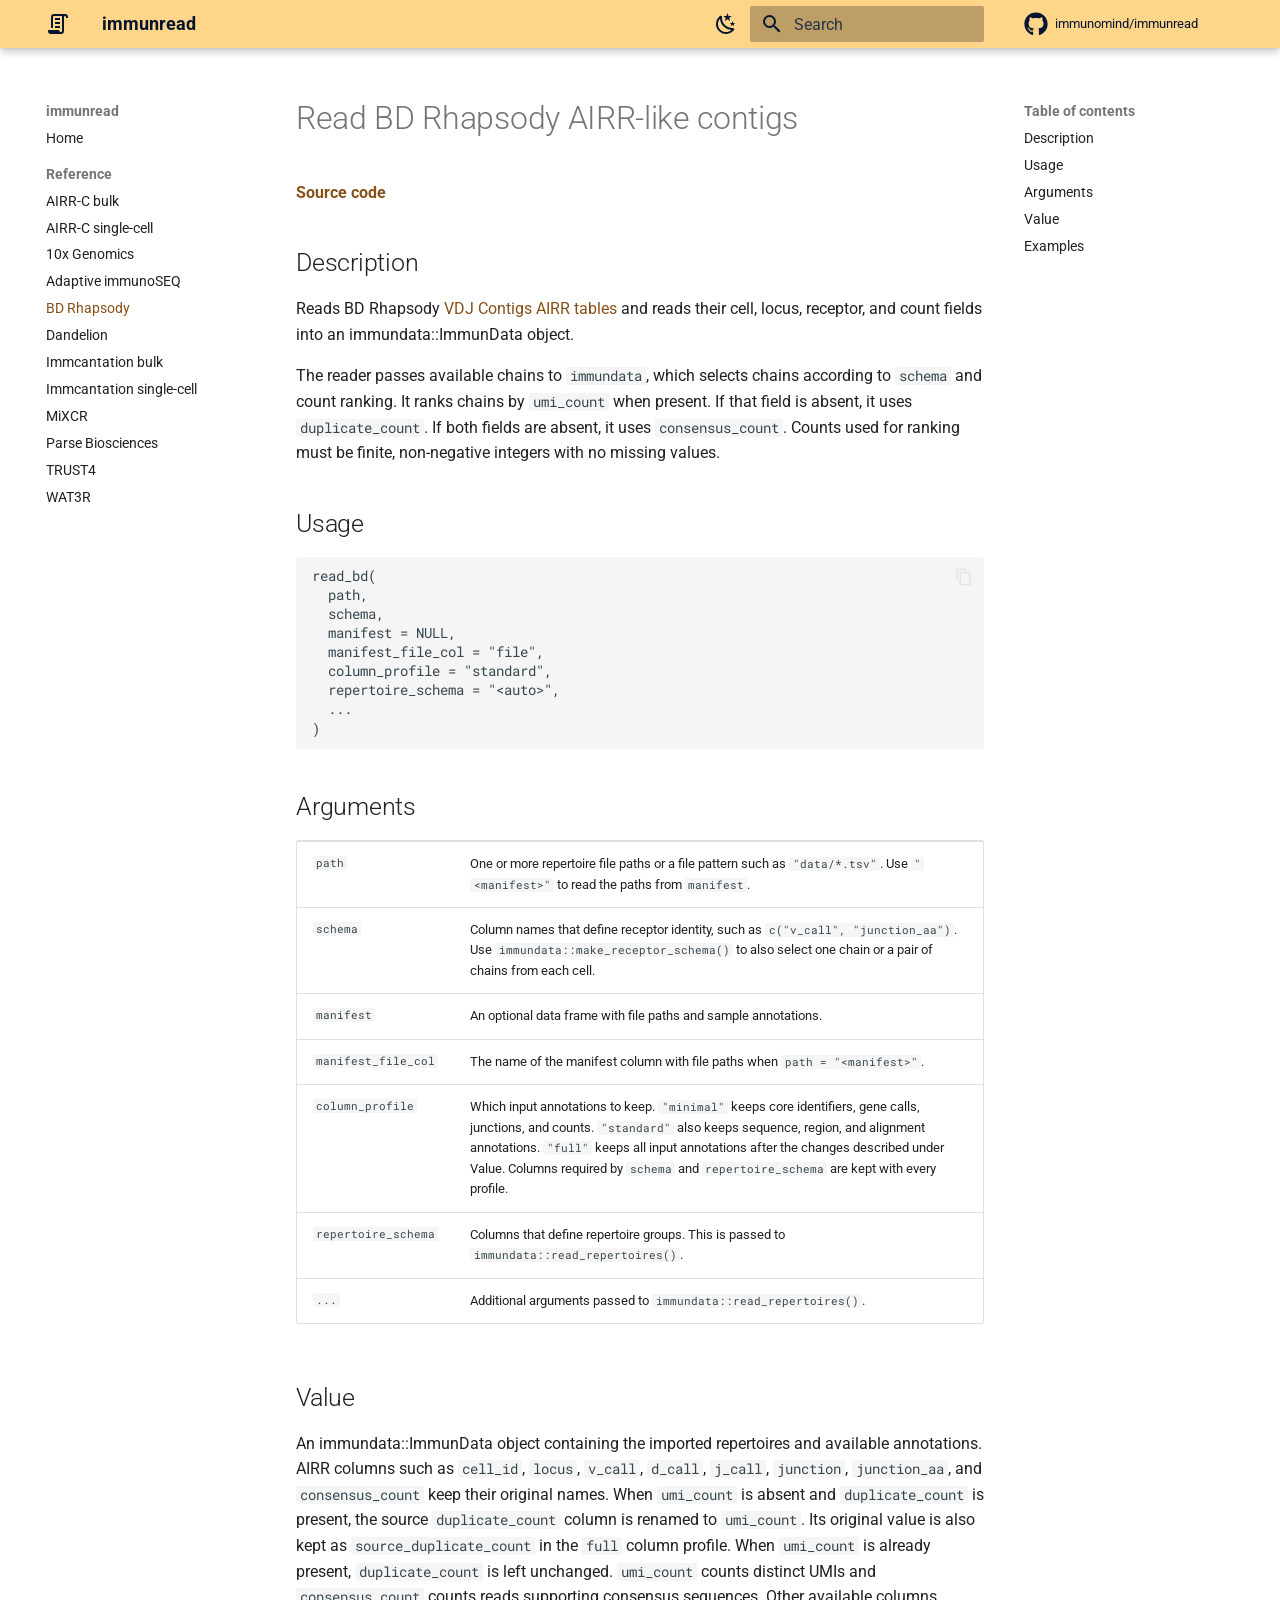
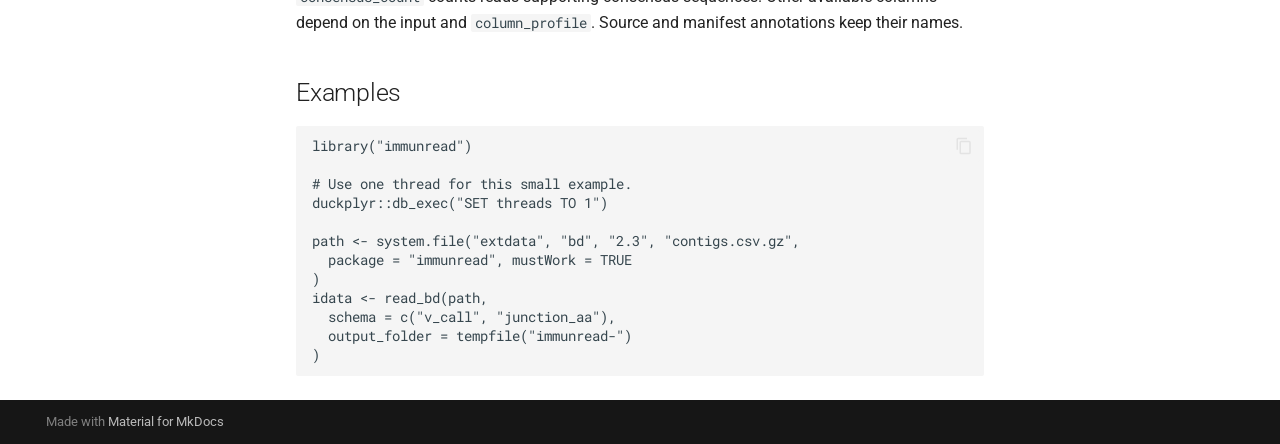
<file: man/read_bd.html>
<!doctype html>
<html lang="en" class="no-js">
  <head>
    
      <meta charset="utf-8">
      <meta name="viewport" content="width=device-width,initial-scale=1">
      
      
      
        <link rel="canonical" href="https://immunomind.github.io/immunread/man/read_bd.html">
      
      
        <link rel="prev" href="read_adaptive.html">
      
      
        <link rel="next" href="read_dandelion.html">
      
      
        
      
      
      <link rel="icon" href="../assets/images/favicon.png">
      <meta name="generator" content="mkdocs-1.6.1, mkdocs-material-9.8.2">
    
    
      
        <title>BD Rhapsody - immunread</title>
      
    
    
      <link rel="stylesheet" href="../assets/stylesheets/main.57a0d79d.min.css">
      
        
        <link rel="stylesheet" href="../assets/stylesheets/palette.fb2fffe2.min.css">
      
      


    
    
      
    
    
      
        
        
        <link rel="preconnect" href="https://fonts.gstatic.com" crossorigin>
        <link rel="stylesheet" href="https://fonts.googleapis.com/css?family=Roboto:300,300i,400,400i,700,700i%7CRoboto+Mono:400,400i,700,700i&display=fallback">
        <style>:root{--md-text-font:"Roboto";--md-code-font:"Roboto Mono"}</style>
      
    
    
      <link rel="stylesheet" href="../assets/stylesheets/scroll.css">
    
    <script>__md_scope=new URL("..",location),__md_hash=e=>[...e].reduce(((e,_)=>(e<<5)-e+_.charCodeAt(0)),0),__md_get=(e,_=localStorage,t=__md_scope)=>JSON.parse(_.getItem(t.pathname+"."+e)),__md_set=(e,_,t=localStorage,a=__md_scope)=>{try{t.setItem(a.pathname+"."+e,JSON.stringify(_))}catch(e){}}</script>
    
      

    
    
  </head>
  
  
    
    
      
    
    
    
    
    <body dir="ltr" data-md-color-scheme="default" data-md-color-primary="custom" data-md-color-accent="custom">
  
    
    <input class="md-toggle" data-md-toggle="drawer" type="checkbox" id="__drawer" autocomplete="off">
    <input class="md-toggle" data-md-toggle="search" type="checkbox" id="__search" autocomplete="off">
    <label class="md-overlay" for="__drawer"></label>
    <div data-md-component="skip">
      
        
        <a href="#read-bd-rhapsody-airr-like-contigs" class="md-skip">
          Skip to content
        </a>
      
    </div>
    <div data-md-component="announce">
      
    </div>
    
    
      

  

<header class="md-header md-header--shadow" data-md-component="header">
  <nav class="md-header__inner md-grid" aria-label="Header">
    <a href="../index.html" title="immunread" class="md-header__button md-logo" aria-label="immunread" data-md-component="logo">
      
  
  <svg xmlns="http://www.w3.org/2000/svg" viewBox="0 0 24 24"><path d="M15 20a1 1 0 0 0 1-1V4H8a1 1 0 0 0-1 1v11H5V5a3 3 0 0 1 3-3h11a3 3 0 0 1 3 3v1h-2V5a1 1 0 0 0-1-1 1 1 0 0 0-1 1v14a3 3 0 0 1-3 3H5a3 3 0 0 1-3-3v-1h11a2 2 0 0 0 2 2M9 6h5v2H9zm0 4h5v2H9zm0 4h5v2H9z"/></svg>

    </a>
    <label class="md-header__button md-icon" for="__drawer">
      
      <svg xmlns="http://www.w3.org/2000/svg" viewBox="0 0 24 24"><path d="M3 6h18v2H3zm0 5h18v2H3zm0 5h18v2H3z"/></svg>
    </label>
    <div class="md-header__title" data-md-component="header-title">
      <div class="md-header__ellipsis">
        <div class="md-header__topic">
          <span class="md-ellipsis">
            immunread
          </span>
        </div>
        <div class="md-header__topic" data-md-component="header-topic">
          <span class="md-ellipsis">
            
              BD Rhapsody
            
          </span>
        </div>
      </div>
    </div>
    
      
        <form class="md-header__option" data-md-component="palette">
  
    
    
    
    <input class="md-option" data-md-color-media="(prefers-color-scheme: light)" data-md-color-scheme="default" data-md-color-primary="custom" data-md-color-accent="custom"  aria-label="Switch to dark mode"  type="radio" name="__palette" id="__palette_0">
    
      <label class="md-header__button md-icon" title="Switch to dark mode" for="__palette_1" hidden>
        <svg xmlns="http://www.w3.org/2000/svg" viewBox="0 0 24 24"><path d="m17.75 4.09-2.53 1.94.91 3.06-2.63-1.81-2.63 1.81.91-3.06-2.53-1.94L12.44 4l1.06-3 1.06 3zm3.5 6.91-1.64 1.25.59 1.98-1.7-1.17-1.7 1.17.59-1.98L15.75 11l2.06-.05L18.5 9l.69 1.95zm-2.28 4.95c.83-.08 1.72 1.1 1.19 1.85-.32.45-.66.87-1.08 1.27C15.17 23 8.84 23 4.94 19.07c-3.91-3.9-3.91-10.24 0-14.14.4-.4.82-.76 1.27-1.08.75-.53 1.93.36 1.85 1.19-.27 2.86.69 5.83 2.89 8.02a9.96 9.96 0 0 0 8.02 2.89m-1.64 2.02a12.08 12.08 0 0 1-7.8-3.47c-2.17-2.19-3.33-5-3.49-7.82-2.81 3.14-2.7 7.96.31 10.98 3.02 3.01 7.84 3.12 10.98.31"/></svg>
      </label>
    
  
    
    
    
    <input class="md-option" data-md-color-media="(prefers-color-scheme: dark)" data-md-color-scheme="slate" data-md-color-primary="custom" data-md-color-accent="custom"  aria-label="Switch to light mode"  type="radio" name="__palette" id="__palette_1">
    
      <label class="md-header__button md-icon" title="Switch to light mode" for="__palette_0" hidden>
        <svg xmlns="http://www.w3.org/2000/svg" viewBox="0 0 24 24"><path d="M12 7a5 5 0 0 1 5 5 5 5 0 0 1-5 5 5 5 0 0 1-5-5 5 5 0 0 1 5-5m0 2a3 3 0 0 0-3 3 3 3 0 0 0 3 3 3 3 0 0 0 3-3 3 3 0 0 0-3-3m0-7 2.39 3.42C13.65 5.15 12.84 5 12 5s-1.65.15-2.39.42zM3.34 7l4.16-.35A7.2 7.2 0 0 0 5.94 8.5c-.44.74-.69 1.5-.83 2.29zm.02 10 1.76-3.77a7.131 7.131 0 0 0 2.38 4.14zM20.65 7l-1.77 3.79a7.02 7.02 0 0 0-2.38-4.15zm-.01 10-4.14.36c.59-.51 1.12-1.14 1.54-1.86.42-.73.69-1.5.83-2.29zM12 22l-2.41-3.44c.74.27 1.55.44 2.41.44.82 0 1.63-.17 2.37-.44z"/></svg>
      </label>
    
  
</form>
      
    
    
      <script>var palette=__md_get("__palette");if(palette&&palette.color){if("(prefers-color-scheme)"===palette.color.media){var media=matchMedia("(prefers-color-scheme: light)"),input=document.querySelector(media.matches?"[data-md-color-media='(prefers-color-scheme: light)']":"[data-md-color-media='(prefers-color-scheme: dark)']");palette.color.media=input.getAttribute("data-md-color-media"),palette.color.scheme=input.getAttribute("data-md-color-scheme"),palette.color.primary=input.getAttribute("data-md-color-primary"),palette.color.accent=input.getAttribute("data-md-color-accent")}for(var[key,value]of Object.entries(palette.color))document.body.setAttribute("data-md-color-"+key,value)}</script>
    
    
    
      
      
        <label class="md-header__button md-icon" for="__search">
          
          <svg xmlns="http://www.w3.org/2000/svg" viewBox="0 0 24 24"><path d="M9.5 3A6.5 6.5 0 0 1 16 9.5c0 1.61-.59 3.09-1.56 4.23l.27.27h.79l5 5-1.5 1.5-5-5v-.79l-.27-.27A6.52 6.52 0 0 1 9.5 16 6.5 6.5 0 0 1 3 9.5 6.5 6.5 0 0 1 9.5 3m0 2C7 5 5 7 5 9.5S7 14 9.5 14 14 12 14 9.5 12 5 9.5 5"/></svg>
        </label>
        <div class="md-search" data-md-component="search" role="dialog">
  <label class="md-search__overlay" for="__search"></label>
  <div class="md-search__inner" role="search">
    <form class="md-search__form" name="search">
      <input type="text" class="md-search__input" name="query" aria-label="Search" placeholder="Search" autocapitalize="off" autocorrect="off" autocomplete="off" spellcheck="false" data-md-component="search-query" required>
      <label class="md-search__icon md-icon" for="__search">
        
        <svg xmlns="http://www.w3.org/2000/svg" viewBox="0 0 24 24"><path d="M9.5 3A6.5 6.5 0 0 1 16 9.5c0 1.61-.59 3.09-1.56 4.23l.27.27h.79l5 5-1.5 1.5-5-5v-.79l-.27-.27A6.52 6.52 0 0 1 9.5 16 6.5 6.5 0 0 1 3 9.5 6.5 6.5 0 0 1 9.5 3m0 2C7 5 5 7 5 9.5S7 14 9.5 14 14 12 14 9.5 12 5 9.5 5"/></svg>
        
        <svg xmlns="http://www.w3.org/2000/svg" viewBox="0 0 24 24"><path d="M20 11v2H8l5.5 5.5-1.42 1.42L4.16 12l7.92-7.92L13.5 5.5 8 11z"/></svg>
      </label>
      <nav class="md-search__options" aria-label="Search">
        
        <button type="reset" class="md-search__icon md-icon" title="Clear" aria-label="Clear" tabindex="-1">
          
          <svg xmlns="http://www.w3.org/2000/svg" viewBox="0 0 24 24"><path d="M19 6.41 17.59 5 12 10.59 6.41 5 5 6.41 10.59 12 5 17.59 6.41 19 12 13.41 17.59 19 19 17.59 13.41 12z"/></svg>
        </button>
      </nav>
      
    </form>
    <div class="md-search__output">
      <div class="md-search__scrollwrap" tabindex="0" data-md-scrollfix>
        <div class="md-search-result" data-md-component="search-result">
          <div class="md-search-result__meta">
            Initializing search
          </div>
          <ol class="md-search-result__list" role="presentation"></ol>
        </div>
      </div>
    </div>
  </div>
</div>
      
    
    
      <div class="md-header__source">
        <a href="https://github.com/immunomind/immunread" title="Go to repository" class="md-source" data-md-component="source">
  <div class="md-source__icon md-icon">
    
    <svg xmlns="http://www.w3.org/2000/svg" viewBox="0 0 512 512"><!--! Font Awesome Free 7.1.0 by @fontawesome - https://fontawesome.com License - https://fontawesome.com/license/free (Icons: CC BY 4.0, Fonts: SIL OFL 1.1, Code: MIT License) Copyright 2025 Fonticons, Inc.--><path d="M173.9 397.4c0 2-2.3 3.6-5.2 3.6-3.3.3-5.6-1.3-5.6-3.6 0-2 2.3-3.6 5.2-3.6 3-.3 5.6 1.3 5.6 3.6m-31.1-4.5c-.7 2 1.3 4.3 4.3 4.9 2.6 1 5.6 0 6.2-2s-1.3-4.3-4.3-5.2c-2.6-.7-5.5.3-6.2 2.3m44.2-1.7c-2.9.7-4.9 2.6-4.6 4.9.3 2 2.9 3.3 5.9 2.6 2.9-.7 4.9-2.6 4.6-4.6-.3-1.9-3-3.2-5.9-2.9M252.8 8C114.1 8 8 113.3 8 252c0 110.9 69.8 205.8 169.5 239.2 12.8 2.3 17.3-5.6 17.3-12.1 0-6.2-.3-40.4-.3-61.4 0 0-70 15-84.7-29.8 0 0-11.4-29.1-27.8-36.6 0 0-22.9-15.7 1.6-15.4 0 0 24.9 2 38.6 25.8 21.9 38.6 58.6 27.5 72.9 20.9 2.3-16 8.8-27.1 16-33.7-55.9-6.2-112.3-14.3-112.3-110.5 0-27.5 7.6-41.3 23.6-58.9-2.6-6.5-11.1-33.3 2.6-67.9 20.9-6.5 69 27 69 27 20-5.6 41.5-8.5 62.8-8.5s42.8 2.9 62.8 8.5c0 0 48.1-33.6 69-27 13.7 34.7 5.2 61.4 2.6 67.9 16 17.7 25.8 31.5 25.8 58.9 0 96.5-58.9 104.2-114.8 110.5 9.2 7.9 17 22.9 17 46.4 0 33.7-.3 75.4-.3 83.6 0 6.5 4.6 14.4 17.3 12.1C436.2 457.8 504 362.9 504 252 504 113.3 391.5 8 252.8 8M105.2 352.9c-1.3 1-1 3.3.7 5.2 1.6 1.6 3.9 2.3 5.2 1 1.3-1 1-3.3-.7-5.2-1.6-1.6-3.9-2.3-5.2-1m-10.8-8.1c-.7 1.3.3 2.9 2.3 3.9 1.6 1 3.6.7 4.3-.7.7-1.3-.3-2.9-2.3-3.9-2-.6-3.6-.3-4.3.7m32.4 35.6c-1.6 1.3-1 4.3 1.3 6.2 2.3 2.3 5.2 2.6 6.5 1 1.3-1.3.7-4.3-1.3-6.2-2.2-2.3-5.2-2.6-6.5-1m-11.4-14.7c-1.6 1-1.6 3.6 0 5.9s4.3 3.3 5.6 2.3c1.6-1.3 1.6-3.9 0-6.2-1.4-2.3-4-3.3-5.6-2"/></svg>
  </div>
  <div class="md-source__repository">
    immunomind/immunread
  </div>
</a>
      </div>
    
  </nav>
  
</header>
    
    <div class="md-container" data-md-component="container">
      
      
        
          
        
      
      <main class="md-main" data-md-component="main">
        <div class="md-main__inner md-grid">
          
            
              
              <div class="md-sidebar md-sidebar--primary" data-md-component="sidebar" data-md-type="navigation" >
                <div class="md-sidebar__scrollwrap">
                  <div class="md-sidebar__inner">
                    



<nav class="md-nav md-nav--primary" aria-label="Navigation" data-md-level="0">
  <label class="md-nav__title" for="__drawer">
    <a href="../index.html" title="immunread" class="md-nav__button md-logo" aria-label="immunread" data-md-component="logo">
      
  
  <svg xmlns="http://www.w3.org/2000/svg" viewBox="0 0 24 24"><path d="M15 20a1 1 0 0 0 1-1V4H8a1 1 0 0 0-1 1v11H5V5a3 3 0 0 1 3-3h11a3 3 0 0 1 3 3v1h-2V5a1 1 0 0 0-1-1 1 1 0 0 0-1 1v14a3 3 0 0 1-3 3H5a3 3 0 0 1-3-3v-1h11a2 2 0 0 0 2 2M9 6h5v2H9zm0 4h5v2H9zm0 4h5v2H9z"/></svg>

    </a>
    immunread
  </label>
  
    <div class="md-nav__source">
      <a href="https://github.com/immunomind/immunread" title="Go to repository" class="md-source" data-md-component="source">
  <div class="md-source__icon md-icon">
    
    <svg xmlns="http://www.w3.org/2000/svg" viewBox="0 0 512 512"><!--! Font Awesome Free 7.1.0 by @fontawesome - https://fontawesome.com License - https://fontawesome.com/license/free (Icons: CC BY 4.0, Fonts: SIL OFL 1.1, Code: MIT License) Copyright 2025 Fonticons, Inc.--><path d="M173.9 397.4c0 2-2.3 3.6-5.2 3.6-3.3.3-5.6-1.3-5.6-3.6 0-2 2.3-3.6 5.2-3.6 3-.3 5.6 1.3 5.6 3.6m-31.1-4.5c-.7 2 1.3 4.3 4.3 4.9 2.6 1 5.6 0 6.2-2s-1.3-4.3-4.3-5.2c-2.6-.7-5.5.3-6.2 2.3m44.2-1.7c-2.9.7-4.9 2.6-4.6 4.9.3 2 2.9 3.3 5.9 2.6 2.9-.7 4.9-2.6 4.6-4.6-.3-1.9-3-3.2-5.9-2.9M252.8 8C114.1 8 8 113.3 8 252c0 110.9 69.8 205.8 169.5 239.2 12.8 2.3 17.3-5.6 17.3-12.1 0-6.2-.3-40.4-.3-61.4 0 0-70 15-84.7-29.8 0 0-11.4-29.1-27.8-36.6 0 0-22.9-15.7 1.6-15.4 0 0 24.9 2 38.6 25.8 21.9 38.6 58.6 27.5 72.9 20.9 2.3-16 8.8-27.1 16-33.7-55.9-6.2-112.3-14.3-112.3-110.5 0-27.5 7.6-41.3 23.6-58.9-2.6-6.5-11.1-33.3 2.6-67.9 20.9-6.5 69 27 69 27 20-5.6 41.5-8.5 62.8-8.5s42.8 2.9 62.8 8.5c0 0 48.1-33.6 69-27 13.7 34.7 5.2 61.4 2.6 67.9 16 17.7 25.8 31.5 25.8 58.9 0 96.5-58.9 104.2-114.8 110.5 9.2 7.9 17 22.9 17 46.4 0 33.7-.3 75.4-.3 83.6 0 6.5 4.6 14.4 17.3 12.1C436.2 457.8 504 362.9 504 252 504 113.3 391.5 8 252.8 8M105.2 352.9c-1.3 1-1 3.3.7 5.2 1.6 1.6 3.9 2.3 5.2 1 1.3-1 1-3.3-.7-5.2-1.6-1.6-3.9-2.3-5.2-1m-10.8-8.1c-.7 1.3.3 2.9 2.3 3.9 1.6 1 3.6.7 4.3-.7.7-1.3-.3-2.9-2.3-3.9-2-.6-3.6-.3-4.3.7m32.4 35.6c-1.6 1.3-1 4.3 1.3 6.2 2.3 2.3 5.2 2.6 6.5 1 1.3-1.3.7-4.3-1.3-6.2-2.2-2.3-5.2-2.6-6.5-1m-11.4-14.7c-1.6 1-1.6 3.6 0 5.9s4.3 3.3 5.6 2.3c1.6-1.3 1.6-3.9 0-6.2-1.4-2.3-4-3.3-5.6-2"/></svg>
  </div>
  <div class="md-source__repository">
    immunomind/immunread
  </div>
</a>
    </div>
  
  <ul class="md-nav__list" data-md-scrollfix>
    
      
      
  
  
  
  
    <li class="md-nav__item">
      <a href="../index.html" class="md-nav__link">
        
  
  
  <span class="md-ellipsis">
    
  
    Home
  

    
  </span>
  
  

      </a>
    </li>
  

    
      
      
  
  
    
  
  
  
    
    
    
    
      
        
        
      
    
    
    <li class="md-nav__item md-nav__item--active md-nav__item--section md-nav__item--nested">
      
        
        
        <input class="md-nav__toggle md-toggle " type="checkbox" id="__nav_2" checked>
        
          
          <label class="md-nav__link" for="__nav_2" id="__nav_2_label" tabindex="">
            
  
  
  <span class="md-ellipsis">
    
  
    Reference
  

    
  </span>
  
  

            <span class="md-nav__icon md-icon"></span>
          </label>
        
        <nav class="md-nav" data-md-level="1" aria-labelledby="__nav_2_label" aria-expanded="true">
          <label class="md-nav__title" for="__nav_2">
            <span class="md-nav__icon md-icon"></span>
            
  
    Reference
  

          </label>
          <ul class="md-nav__list" data-md-scrollfix>
            
              
                
  
  
  
  
    <li class="md-nav__item">
      <a href="read_airr_bulk.html" class="md-nav__link">
        
  
  
  <span class="md-ellipsis">
    
  
    AIRR-C bulk
  

    
  </span>
  
  

      </a>
    </li>
  

              
            
              
                
  
  
  
  
    <li class="md-nav__item">
      <a href="read_airr_sc.html" class="md-nav__link">
        
  
  
  <span class="md-ellipsis">
    
  
    AIRR-C single-cell
  

    
  </span>
  
  

      </a>
    </li>
  

              
            
              
                
  
  
  
  
    <li class="md-nav__item">
      <a href="read_10x.html" class="md-nav__link">
        
  
  
  <span class="md-ellipsis">
    
  
    10x Genomics
  

    
  </span>
  
  

      </a>
    </li>
  

              
            
              
                
  
  
  
  
    <li class="md-nav__item">
      <a href="read_adaptive.html" class="md-nav__link">
        
  
  
  <span class="md-ellipsis">
    
  
    Adaptive immunoSEQ
  

    
  </span>
  
  

      </a>
    </li>
  

              
            
              
                
  
  
    
  
  
  
    <li class="md-nav__item md-nav__item--active">
      
      <input class="md-nav__toggle md-toggle" type="checkbox" id="__toc">
      
      
        
      
      
        <label class="md-nav__link md-nav__link--active" for="__toc">
          
  
  
  <span class="md-ellipsis">
    
  
    BD Rhapsody
  

    
  </span>
  
  

          <span class="md-nav__icon md-icon"></span>
        </label>
      
      <a href="read_bd.html" class="md-nav__link md-nav__link--active">
        
  
  
  <span class="md-ellipsis">
    
  
    BD Rhapsody
  

    
  </span>
  
  

      </a>
      
        

<nav class="md-nav md-nav--secondary" aria-label="Table of contents">
  
  
  
    
  
  
    <label class="md-nav__title" for="__toc">
      <span class="md-nav__icon md-icon"></span>
      Table of contents
    </label>
    <ul class="md-nav__list" data-md-component="toc" data-md-scrollfix>
      
        <li class="md-nav__item">
  <a href="#description" class="md-nav__link">
    <span class="md-ellipsis">
      
        Description
      
    </span>
  </a>
  
</li>
      
        <li class="md-nav__item">
  <a href="#usage" class="md-nav__link">
    <span class="md-ellipsis">
      
        Usage
      
    </span>
  </a>
  
</li>
      
        <li class="md-nav__item">
  <a href="#arguments" class="md-nav__link">
    <span class="md-ellipsis">
      
        Arguments
      
    </span>
  </a>
  
</li>
      
        <li class="md-nav__item">
  <a href="#value" class="md-nav__link">
    <span class="md-ellipsis">
      
        Value
      
    </span>
  </a>
  
</li>
      
        <li class="md-nav__item">
  <a href="#examples" class="md-nav__link">
    <span class="md-ellipsis">
      
        Examples
      
    </span>
  </a>
  
</li>
      
    </ul>
  
</nav>
      
    </li>
  

              
            
              
                
  
  
  
  
    <li class="md-nav__item">
      <a href="read_dandelion.html" class="md-nav__link">
        
  
  
  <span class="md-ellipsis">
    
  
    Dandelion
  

    
  </span>
  
  

      </a>
    </li>
  

              
            
              
                
  
  
  
  
    <li class="md-nav__item">
      <a href="read_immcantation_bulk.html" class="md-nav__link">
        
  
  
  <span class="md-ellipsis">
    
  
    Immcantation bulk
  

    
  </span>
  
  

      </a>
    </li>
  

              
            
              
                
  
  
  
  
    <li class="md-nav__item">
      <a href="read_immcantation_sc.html" class="md-nav__link">
        
  
  
  <span class="md-ellipsis">
    
  
    Immcantation single-cell
  

    
  </span>
  
  

      </a>
    </li>
  

              
            
              
                
  
  
  
  
    <li class="md-nav__item">
      <a href="read_mixcr.html" class="md-nav__link">
        
  
  
  <span class="md-ellipsis">
    
  
    MiXCR
  

    
  </span>
  
  

      </a>
    </li>
  

              
            
              
                
  
  
  
  
    <li class="md-nav__item">
      <a href="read_parsebio.html" class="md-nav__link">
        
  
  
  <span class="md-ellipsis">
    
  
    Parse Biosciences
  

    
  </span>
  
  

      </a>
    </li>
  

              
            
              
                
  
  
  
  
    <li class="md-nav__item">
      <a href="read_trust4.html" class="md-nav__link">
        
  
  
  <span class="md-ellipsis">
    
  
    TRUST4
  

    
  </span>
  
  

      </a>
    </li>
  

              
            
              
                
  
  
  
  
    <li class="md-nav__item">
      <a href="read_wat3r.html" class="md-nav__link">
        
  
  
  <span class="md-ellipsis">
    
  
    WAT3R
  

    
  </span>
  
  

      </a>
    </li>
  

              
            
          </ul>
        </nav>
      
    </li>
  

    
  </ul>
</nav>
                  </div>
                </div>
              </div>
            
            
              
              <div class="md-sidebar md-sidebar--secondary" data-md-component="sidebar" data-md-type="toc" >
                <div class="md-sidebar__scrollwrap">
                  <div class="md-sidebar__inner">
                    

<nav class="md-nav md-nav--secondary" aria-label="Table of contents">
  
  
  
    
  
  
    <label class="md-nav__title" for="__toc">
      <span class="md-nav__icon md-icon"></span>
      Table of contents
    </label>
    <ul class="md-nav__list" data-md-component="toc" data-md-scrollfix>
      
        <li class="md-nav__item">
  <a href="#description" class="md-nav__link">
    <span class="md-ellipsis">
      
        Description
      
    </span>
  </a>
  
</li>
      
        <li class="md-nav__item">
  <a href="#usage" class="md-nav__link">
    <span class="md-ellipsis">
      
        Usage
      
    </span>
  </a>
  
</li>
      
        <li class="md-nav__item">
  <a href="#arguments" class="md-nav__link">
    <span class="md-ellipsis">
      
        Arguments
      
    </span>
  </a>
  
</li>
      
        <li class="md-nav__item">
  <a href="#value" class="md-nav__link">
    <span class="md-ellipsis">
      
        Value
      
    </span>
  </a>
  
</li>
      
        <li class="md-nav__item">
  <a href="#examples" class="md-nav__link">
    <span class="md-ellipsis">
      
        Examples
      
    </span>
  </a>
  
</li>
      
    </ul>
  
</nav>
                  </div>
                </div>
              </div>
            
          
          
            <div class="md-content" data-md-component="content">
              
              <article class="md-content__inner md-typeset">
                
                  


  
  


<h1 id="read-bd-rhapsody-airr-like-contigs">Read BD Rhapsody AIRR-like contigs</h1>
<p><a href="https://github.com/immunomind/immunread/tree/main/R/read_bd.R#L37"><strong>Source code</strong></a></p>
<h2 id="description">Description</h2>
<p>Reads BD Rhapsody
<a href="https://bd-rhapsody-bioinfo-docs.genomics.bd.com/outputs/outputs_vdj_contigs.html">VDJ
Contigs AIRR tables</a> and reads their cell, locus, receptor, and count
fields into an immundata::ImmunData object.</p>
<p>The reader passes available chains to <code>immundata</code>, which
selects chains according to <code>schema</code> and count ranking. It
ranks chains by <code>umi_count</code> when present. If that field is
absent, it uses <code>duplicate_count</code>. If both fields are absent,
it uses <code>consensus_count</code>. Counts used for ranking must be
finite, non-negative integers with no missing values.</p>
<h2 id="usage">Usage</h2>
<pre><code class='language-R'>read_bd(
  path,
  schema,
  manifest = NULL,
  manifest_file_col = "file",
  column_profile = "standard",
  repertoire_schema = "&lt;auto&gt;",
  ...
)
</code></pre>

<h2 id="arguments">Arguments</h2>
<table data-quarto-postprocess="true" role="presentation">
<tbody>
<tr>
<td
style="white-space: nowrap; font-family: monospace; vertical-align: top"><code
id="path">path</code></td>
<td>One or more repertoire file paths or a file pattern such as
<code>"data/*.tsv"</code>. Use <code>"&lt;manifest&gt;"</code> to read
the paths from <code>manifest</code>.</td>
</tr>
<tr>
<td
style="white-space: nowrap; font-family: monospace; vertical-align: top"><code
id="schema">schema</code></td>
<td>Column names that define receptor identity, such as
<code>c("v_call", "junction_aa")</code>. Use
<code>immundata::make_receptor_schema()</code> to also select one chain
or a pair of chains from each cell.</td>
</tr>
<tr>
<td
style="white-space: nowrap; font-family: monospace; vertical-align: top"><code
id="manifest">manifest</code></td>
<td>An optional data frame with file paths and sample annotations.</td>
</tr>
<tr>
<td
style="white-space: nowrap; font-family: monospace; vertical-align: top"><code
id="manifest_file_col">manifest_file_col</code></td>
<td>The name of the manifest column with file paths when
<code>path = "&lt;manifest&gt;"</code>.</td>
</tr>
<tr>
<td
style="white-space: nowrap; font-family: monospace; vertical-align: top"><code
id="column_profile">column_profile</code></td>
<td>Which input annotations to keep. <code>"minimal"</code> keeps core
identifiers, gene calls, junctions, and counts. <code>"standard"</code>
also keeps sequence, region, and alignment annotations.
<code>"full"</code> keeps all input annotations after the changes
described under Value. Columns required by <code>schema</code> and
<code>repertoire_schema</code> are kept with every profile.</td>
</tr>
<tr>
<td
style="white-space: nowrap; font-family: monospace; vertical-align: top"><code
id="repertoire_schema">repertoire_schema</code></td>
<td>Columns that define repertoire groups. This is passed to
<code>immundata::read_repertoires()</code>.</td>
</tr>
<tr>
<td
style="white-space: nowrap; font-family: monospace; vertical-align: top"><code
id="...">...</code></td>
<td>Additional arguments passed to
<code>immundata::read_repertoires()</code>.</td>
</tr>
</tbody>
</table>

<h2 id="value">Value</h2>
<p>An immundata::ImmunData object containing the imported repertoires and
available annotations. AIRR columns such as <code>cell_id</code>,
<code>locus</code>, <code>v_call</code>, <code>d_call</code>,
<code>j_call</code>, <code>junction</code>, <code>junction_aa</code>,
and <code>consensus_count</code> keep their original names. When
<code>umi_count</code> is absent and <code>duplicate_count</code> is
present, the source <code>duplicate_count</code> column is renamed to
<code>umi_count</code>. Its original value is also kept as
<code>source_duplicate_count</code> in the <code>full</code> column
profile. When <code>umi_count</code> is already present,
<code>duplicate_count</code> is left unchanged. <code>umi_count</code>
counts distinct UMIs and <code>consensus_count</code> counts reads
supporting consensus sequences. Other available columns depend on the
input and <code>column_profile</code>. Source and manifest annotations
keep their names.</p>
<h2 id="examples">Examples</h2>
<pre><code class="language-r">library(&quot;immunread&quot;)

# Use one thread for this small example.
duckplyr::db_exec(&quot;SET threads TO 1&quot;)

path &lt;- system.file(&quot;extdata&quot;, &quot;bd&quot;, &quot;2.3&quot;, &quot;contigs.csv.gz&quot;,
  package = &quot;immunread&quot;, mustWork = TRUE
)
idata &lt;- read_bd(path,
  schema = c(&quot;v_call&quot;, &quot;junction_aa&quot;),
  output_folder = tempfile(&quot;immunread-&quot;)
)
</code></pre>












                
              </article>
            </div>
          
          
<script>var target=document.getElementById(location.hash.slice(1));target&&target.name&&(target.checked=target.name.startsWith("__tabbed_"))</script>
        </div>
        
          <button type="button" class="md-top md-icon" data-md-component="top" hidden>
  
  <svg xmlns="http://www.w3.org/2000/svg" viewBox="0 0 24 24"><path d="M13 20h-2V8l-5.5 5.5-1.42-1.42L12 4.16l7.92 7.92-1.42 1.42L13 8z"/></svg>
  Back to top
</button>
        
      </main>
      
        <footer class="md-footer">
  
  <div class="md-footer-meta md-typeset">
    <div class="md-footer-meta__inner md-grid">
      <div class="md-copyright">
  
  
    Made with
    <a href="https://squidfunk.github.io/mkdocs-material/" target="_blank" rel="noopener">
      Material for MkDocs
    </a>
  
</div>
      
    </div>
  </div>
</footer>
      
    </div>
    <div class="md-dialog" data-md-component="dialog">
      <div class="md-dialog__inner md-typeset"></div>
    </div>
    
    
    
      
      
      <script id="__config" type="application/json">{"annotate": null, "base": "..", "features": ["navigation.sections", "navigation.top", "content.code.copy"], "search": "../assets/javascripts/workers/search.a7633da7.min.js", "tags": null, "translations": {"clipboard.copied": "Copied to clipboard", "clipboard.copy": "Copy to clipboard", "search.result.more.one": "1 more on this page", "search.result.more.other": "# more on this page", "search.result.none": "No matching documents", "search.result.one": "1 matching document", "search.result.other": "# matching documents", "search.result.placeholder": "Type to start searching", "search.result.term.missing": "Missing", "select.version": "Select version"}, "version": null}</script>
    
    
      <script src="../assets/javascripts/bundle.a5f9d56c.min.js"></script>
      
    
  </body>
</html>
</file>
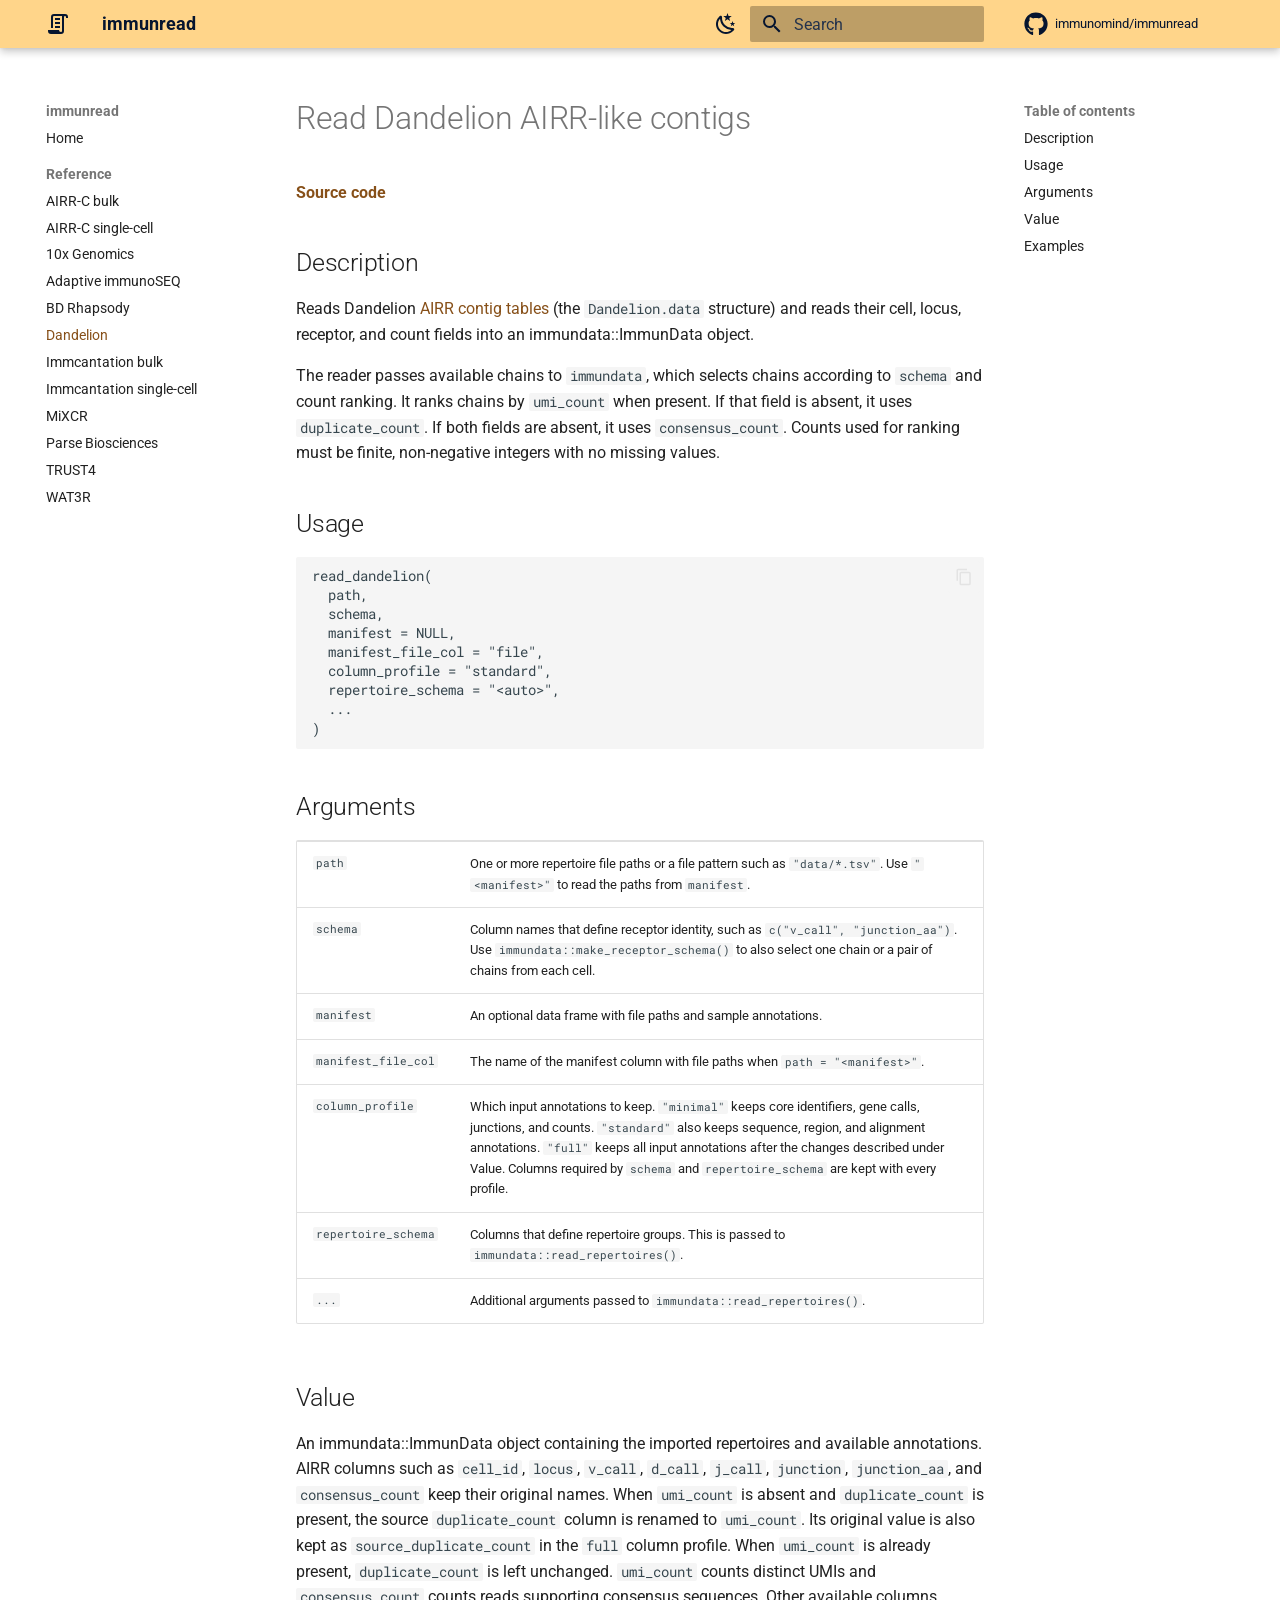
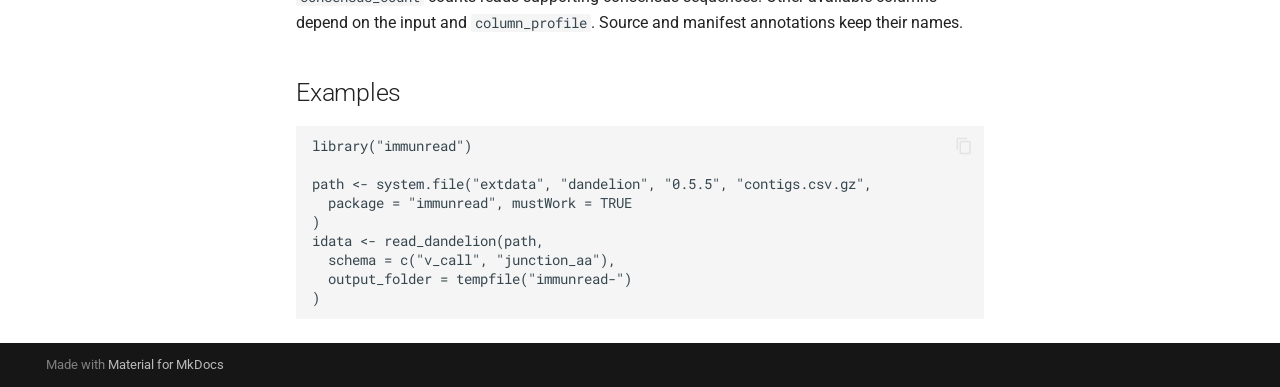
<file: man/read_dandelion.html>
<!doctype html>
<html lang="en" class="no-js">
  <head>
    
      <meta charset="utf-8">
      <meta name="viewport" content="width=device-width,initial-scale=1">
      
      
      
        <link rel="canonical" href="https://immunomind.github.io/immunread/man/read_dandelion.html">
      
      
        <link rel="prev" href="read_bd.html">
      
      
        <link rel="next" href="read_immcantation_bulk.html">
      
      
        
      
      
      <link rel="icon" href="../assets/images/favicon.png">
      <meta name="generator" content="mkdocs-1.6.1, mkdocs-material-9.8.2">
    
    
      
        <title>Dandelion - immunread</title>
      
    
    
      <link rel="stylesheet" href="../assets/stylesheets/main.57a0d79d.min.css">
      
        
        <link rel="stylesheet" href="../assets/stylesheets/palette.fb2fffe2.min.css">
      
      


    
    
      
    
    
      
        
        
        <link rel="preconnect" href="https://fonts.gstatic.com" crossorigin>
        <link rel="stylesheet" href="https://fonts.googleapis.com/css?family=Roboto:300,300i,400,400i,700,700i%7CRoboto+Mono:400,400i,700,700i&display=fallback">
        <style>:root{--md-text-font:"Roboto";--md-code-font:"Roboto Mono"}</style>
      
    
    
      <link rel="stylesheet" href="../assets/stylesheets/scroll.css">
    
    <script>__md_scope=new URL("..",location),__md_hash=e=>[...e].reduce(((e,_)=>(e<<5)-e+_.charCodeAt(0)),0),__md_get=(e,_=localStorage,t=__md_scope)=>JSON.parse(_.getItem(t.pathname+"."+e)),__md_set=(e,_,t=localStorage,a=__md_scope)=>{try{t.setItem(a.pathname+"."+e,JSON.stringify(_))}catch(e){}}</script>
    
      

    
    
  </head>
  
  
    
    
      
    
    
    
    
    <body dir="ltr" data-md-color-scheme="default" data-md-color-primary="custom" data-md-color-accent="custom">
  
    
    <input class="md-toggle" data-md-toggle="drawer" type="checkbox" id="__drawer" autocomplete="off">
    <input class="md-toggle" data-md-toggle="search" type="checkbox" id="__search" autocomplete="off">
    <label class="md-overlay" for="__drawer"></label>
    <div data-md-component="skip">
      
        
        <a href="#read-dandelion-airr-like-contigs" class="md-skip">
          Skip to content
        </a>
      
    </div>
    <div data-md-component="announce">
      
    </div>
    
    
      

  

<header class="md-header md-header--shadow" data-md-component="header">
  <nav class="md-header__inner md-grid" aria-label="Header">
    <a href="../index.html" title="immunread" class="md-header__button md-logo" aria-label="immunread" data-md-component="logo">
      
  
  <svg xmlns="http://www.w3.org/2000/svg" viewBox="0 0 24 24"><path d="M15 20a1 1 0 0 0 1-1V4H8a1 1 0 0 0-1 1v11H5V5a3 3 0 0 1 3-3h11a3 3 0 0 1 3 3v1h-2V5a1 1 0 0 0-1-1 1 1 0 0 0-1 1v14a3 3 0 0 1-3 3H5a3 3 0 0 1-3-3v-1h11a2 2 0 0 0 2 2M9 6h5v2H9zm0 4h5v2H9zm0 4h5v2H9z"/></svg>

    </a>
    <label class="md-header__button md-icon" for="__drawer">
      
      <svg xmlns="http://www.w3.org/2000/svg" viewBox="0 0 24 24"><path d="M3 6h18v2H3zm0 5h18v2H3zm0 5h18v2H3z"/></svg>
    </label>
    <div class="md-header__title" data-md-component="header-title">
      <div class="md-header__ellipsis">
        <div class="md-header__topic">
          <span class="md-ellipsis">
            immunread
          </span>
        </div>
        <div class="md-header__topic" data-md-component="header-topic">
          <span class="md-ellipsis">
            
              Dandelion
            
          </span>
        </div>
      </div>
    </div>
    
      
        <form class="md-header__option" data-md-component="palette">
  
    
    
    
    <input class="md-option" data-md-color-media="(prefers-color-scheme: light)" data-md-color-scheme="default" data-md-color-primary="custom" data-md-color-accent="custom"  aria-label="Switch to dark mode"  type="radio" name="__palette" id="__palette_0">
    
      <label class="md-header__button md-icon" title="Switch to dark mode" for="__palette_1" hidden>
        <svg xmlns="http://www.w3.org/2000/svg" viewBox="0 0 24 24"><path d="m17.75 4.09-2.53 1.94.91 3.06-2.63-1.81-2.63 1.81.91-3.06-2.53-1.94L12.44 4l1.06-3 1.06 3zm3.5 6.91-1.64 1.25.59 1.98-1.7-1.17-1.7 1.17.59-1.98L15.75 11l2.06-.05L18.5 9l.69 1.95zm-2.28 4.95c.83-.08 1.72 1.1 1.19 1.85-.32.45-.66.87-1.08 1.27C15.17 23 8.84 23 4.94 19.07c-3.91-3.9-3.91-10.24 0-14.14.4-.4.82-.76 1.27-1.08.75-.53 1.93.36 1.85 1.19-.27 2.86.69 5.83 2.89 8.02a9.96 9.96 0 0 0 8.02 2.89m-1.64 2.02a12.08 12.08 0 0 1-7.8-3.47c-2.17-2.19-3.33-5-3.49-7.82-2.81 3.14-2.7 7.96.31 10.98 3.02 3.01 7.84 3.12 10.98.31"/></svg>
      </label>
    
  
    
    
    
    <input class="md-option" data-md-color-media="(prefers-color-scheme: dark)" data-md-color-scheme="slate" data-md-color-primary="custom" data-md-color-accent="custom"  aria-label="Switch to light mode"  type="radio" name="__palette" id="__palette_1">
    
      <label class="md-header__button md-icon" title="Switch to light mode" for="__palette_0" hidden>
        <svg xmlns="http://www.w3.org/2000/svg" viewBox="0 0 24 24"><path d="M12 7a5 5 0 0 1 5 5 5 5 0 0 1-5 5 5 5 0 0 1-5-5 5 5 0 0 1 5-5m0 2a3 3 0 0 0-3 3 3 3 0 0 0 3 3 3 3 0 0 0 3-3 3 3 0 0 0-3-3m0-7 2.39 3.42C13.65 5.15 12.84 5 12 5s-1.65.15-2.39.42zM3.34 7l4.16-.35A7.2 7.2 0 0 0 5.94 8.5c-.44.74-.69 1.5-.83 2.29zm.02 10 1.76-3.77a7.131 7.131 0 0 0 2.38 4.14zM20.65 7l-1.77 3.79a7.02 7.02 0 0 0-2.38-4.15zm-.01 10-4.14.36c.59-.51 1.12-1.14 1.54-1.86.42-.73.69-1.5.83-2.29zM12 22l-2.41-3.44c.74.27 1.55.44 2.41.44.82 0 1.63-.17 2.37-.44z"/></svg>
      </label>
    
  
</form>
      
    
    
      <script>var palette=__md_get("__palette");if(palette&&palette.color){if("(prefers-color-scheme)"===palette.color.media){var media=matchMedia("(prefers-color-scheme: light)"),input=document.querySelector(media.matches?"[data-md-color-media='(prefers-color-scheme: light)']":"[data-md-color-media='(prefers-color-scheme: dark)']");palette.color.media=input.getAttribute("data-md-color-media"),palette.color.scheme=input.getAttribute("data-md-color-scheme"),palette.color.primary=input.getAttribute("data-md-color-primary"),palette.color.accent=input.getAttribute("data-md-color-accent")}for(var[key,value]of Object.entries(palette.color))document.body.setAttribute("data-md-color-"+key,value)}</script>
    
    
    
      
      
        <label class="md-header__button md-icon" for="__search">
          
          <svg xmlns="http://www.w3.org/2000/svg" viewBox="0 0 24 24"><path d="M9.5 3A6.5 6.5 0 0 1 16 9.5c0 1.61-.59 3.09-1.56 4.23l.27.27h.79l5 5-1.5 1.5-5-5v-.79l-.27-.27A6.52 6.52 0 0 1 9.5 16 6.5 6.5 0 0 1 3 9.5 6.5 6.5 0 0 1 9.5 3m0 2C7 5 5 7 5 9.5S7 14 9.5 14 14 12 14 9.5 12 5 9.5 5"/></svg>
        </label>
        <div class="md-search" data-md-component="search" role="dialog">
  <label class="md-search__overlay" for="__search"></label>
  <div class="md-search__inner" role="search">
    <form class="md-search__form" name="search">
      <input type="text" class="md-search__input" name="query" aria-label="Search" placeholder="Search" autocapitalize="off" autocorrect="off" autocomplete="off" spellcheck="false" data-md-component="search-query" required>
      <label class="md-search__icon md-icon" for="__search">
        
        <svg xmlns="http://www.w3.org/2000/svg" viewBox="0 0 24 24"><path d="M9.5 3A6.5 6.5 0 0 1 16 9.5c0 1.61-.59 3.09-1.56 4.23l.27.27h.79l5 5-1.5 1.5-5-5v-.79l-.27-.27A6.52 6.52 0 0 1 9.5 16 6.5 6.5 0 0 1 3 9.5 6.5 6.5 0 0 1 9.5 3m0 2C7 5 5 7 5 9.5S7 14 9.5 14 14 12 14 9.5 12 5 9.5 5"/></svg>
        
        <svg xmlns="http://www.w3.org/2000/svg" viewBox="0 0 24 24"><path d="M20 11v2H8l5.5 5.5-1.42 1.42L4.16 12l7.92-7.92L13.5 5.5 8 11z"/></svg>
      </label>
      <nav class="md-search__options" aria-label="Search">
        
        <button type="reset" class="md-search__icon md-icon" title="Clear" aria-label="Clear" tabindex="-1">
          
          <svg xmlns="http://www.w3.org/2000/svg" viewBox="0 0 24 24"><path d="M19 6.41 17.59 5 12 10.59 6.41 5 5 6.41 10.59 12 5 17.59 6.41 19 12 13.41 17.59 19 19 17.59 13.41 12z"/></svg>
        </button>
      </nav>
      
    </form>
    <div class="md-search__output">
      <div class="md-search__scrollwrap" tabindex="0" data-md-scrollfix>
        <div class="md-search-result" data-md-component="search-result">
          <div class="md-search-result__meta">
            Initializing search
          </div>
          <ol class="md-search-result__list" role="presentation"></ol>
        </div>
      </div>
    </div>
  </div>
</div>
      
    
    
      <div class="md-header__source">
        <a href="https://github.com/immunomind/immunread" title="Go to repository" class="md-source" data-md-component="source">
  <div class="md-source__icon md-icon">
    
    <svg xmlns="http://www.w3.org/2000/svg" viewBox="0 0 512 512"><!--! Font Awesome Free 7.1.0 by @fontawesome - https://fontawesome.com License - https://fontawesome.com/license/free (Icons: CC BY 4.0, Fonts: SIL OFL 1.1, Code: MIT License) Copyright 2025 Fonticons, Inc.--><path d="M173.9 397.4c0 2-2.3 3.6-5.2 3.6-3.3.3-5.6-1.3-5.6-3.6 0-2 2.3-3.6 5.2-3.6 3-.3 5.6 1.3 5.6 3.6m-31.1-4.5c-.7 2 1.3 4.3 4.3 4.9 2.6 1 5.6 0 6.2-2s-1.3-4.3-4.3-5.2c-2.6-.7-5.5.3-6.2 2.3m44.2-1.7c-2.9.7-4.9 2.6-4.6 4.9.3 2 2.9 3.3 5.9 2.6 2.9-.7 4.9-2.6 4.6-4.6-.3-1.9-3-3.2-5.9-2.9M252.8 8C114.1 8 8 113.3 8 252c0 110.9 69.8 205.8 169.5 239.2 12.8 2.3 17.3-5.6 17.3-12.1 0-6.2-.3-40.4-.3-61.4 0 0-70 15-84.7-29.8 0 0-11.4-29.1-27.8-36.6 0 0-22.9-15.7 1.6-15.4 0 0 24.9 2 38.6 25.8 21.9 38.6 58.6 27.5 72.9 20.9 2.3-16 8.8-27.1 16-33.7-55.9-6.2-112.3-14.3-112.3-110.5 0-27.5 7.6-41.3 23.6-58.9-2.6-6.5-11.1-33.3 2.6-67.9 20.9-6.5 69 27 69 27 20-5.6 41.5-8.5 62.8-8.5s42.8 2.9 62.8 8.5c0 0 48.1-33.6 69-27 13.7 34.7 5.2 61.4 2.6 67.9 16 17.7 25.8 31.5 25.8 58.9 0 96.5-58.9 104.2-114.8 110.5 9.2 7.9 17 22.9 17 46.4 0 33.7-.3 75.4-.3 83.6 0 6.5 4.6 14.4 17.3 12.1C436.2 457.8 504 362.9 504 252 504 113.3 391.5 8 252.8 8M105.2 352.9c-1.3 1-1 3.3.7 5.2 1.6 1.6 3.9 2.3 5.2 1 1.3-1 1-3.3-.7-5.2-1.6-1.6-3.9-2.3-5.2-1m-10.8-8.1c-.7 1.3.3 2.9 2.3 3.9 1.6 1 3.6.7 4.3-.7.7-1.3-.3-2.9-2.3-3.9-2-.6-3.6-.3-4.3.7m32.4 35.6c-1.6 1.3-1 4.3 1.3 6.2 2.3 2.3 5.2 2.6 6.5 1 1.3-1.3.7-4.3-1.3-6.2-2.2-2.3-5.2-2.6-6.5-1m-11.4-14.7c-1.6 1-1.6 3.6 0 5.9s4.3 3.3 5.6 2.3c1.6-1.3 1.6-3.9 0-6.2-1.4-2.3-4-3.3-5.6-2"/></svg>
  </div>
  <div class="md-source__repository">
    immunomind/immunread
  </div>
</a>
      </div>
    
  </nav>
  
</header>
    
    <div class="md-container" data-md-component="container">
      
      
        
          
        
      
      <main class="md-main" data-md-component="main">
        <div class="md-main__inner md-grid">
          
            
              
              <div class="md-sidebar md-sidebar--primary" data-md-component="sidebar" data-md-type="navigation" >
                <div class="md-sidebar__scrollwrap">
                  <div class="md-sidebar__inner">
                    



<nav class="md-nav md-nav--primary" aria-label="Navigation" data-md-level="0">
  <label class="md-nav__title" for="__drawer">
    <a href="../index.html" title="immunread" class="md-nav__button md-logo" aria-label="immunread" data-md-component="logo">
      
  
  <svg xmlns="http://www.w3.org/2000/svg" viewBox="0 0 24 24"><path d="M15 20a1 1 0 0 0 1-1V4H8a1 1 0 0 0-1 1v11H5V5a3 3 0 0 1 3-3h11a3 3 0 0 1 3 3v1h-2V5a1 1 0 0 0-1-1 1 1 0 0 0-1 1v14a3 3 0 0 1-3 3H5a3 3 0 0 1-3-3v-1h11a2 2 0 0 0 2 2M9 6h5v2H9zm0 4h5v2H9zm0 4h5v2H9z"/></svg>

    </a>
    immunread
  </label>
  
    <div class="md-nav__source">
      <a href="https://github.com/immunomind/immunread" title="Go to repository" class="md-source" data-md-component="source">
  <div class="md-source__icon md-icon">
    
    <svg xmlns="http://www.w3.org/2000/svg" viewBox="0 0 512 512"><!--! Font Awesome Free 7.1.0 by @fontawesome - https://fontawesome.com License - https://fontawesome.com/license/free (Icons: CC BY 4.0, Fonts: SIL OFL 1.1, Code: MIT License) Copyright 2025 Fonticons, Inc.--><path d="M173.9 397.4c0 2-2.3 3.6-5.2 3.6-3.3.3-5.6-1.3-5.6-3.6 0-2 2.3-3.6 5.2-3.6 3-.3 5.6 1.3 5.6 3.6m-31.1-4.5c-.7 2 1.3 4.3 4.3 4.9 2.6 1 5.6 0 6.2-2s-1.3-4.3-4.3-5.2c-2.6-.7-5.5.3-6.2 2.3m44.2-1.7c-2.9.7-4.9 2.6-4.6 4.9.3 2 2.9 3.3 5.9 2.6 2.9-.7 4.9-2.6 4.6-4.6-.3-1.9-3-3.2-5.9-2.9M252.8 8C114.1 8 8 113.3 8 252c0 110.9 69.8 205.8 169.5 239.2 12.8 2.3 17.3-5.6 17.3-12.1 0-6.2-.3-40.4-.3-61.4 0 0-70 15-84.7-29.8 0 0-11.4-29.1-27.8-36.6 0 0-22.9-15.7 1.6-15.4 0 0 24.9 2 38.6 25.8 21.9 38.6 58.6 27.5 72.9 20.9 2.3-16 8.8-27.1 16-33.7-55.9-6.2-112.3-14.3-112.3-110.5 0-27.5 7.6-41.3 23.6-58.9-2.6-6.5-11.1-33.3 2.6-67.9 20.9-6.5 69 27 69 27 20-5.6 41.5-8.5 62.8-8.5s42.8 2.9 62.8 8.5c0 0 48.1-33.6 69-27 13.7 34.7 5.2 61.4 2.6 67.9 16 17.7 25.8 31.5 25.8 58.9 0 96.5-58.9 104.2-114.8 110.5 9.2 7.9 17 22.9 17 46.4 0 33.7-.3 75.4-.3 83.6 0 6.5 4.6 14.4 17.3 12.1C436.2 457.8 504 362.9 504 252 504 113.3 391.5 8 252.8 8M105.2 352.9c-1.3 1-1 3.3.7 5.2 1.6 1.6 3.9 2.3 5.2 1 1.3-1 1-3.3-.7-5.2-1.6-1.6-3.9-2.3-5.2-1m-10.8-8.1c-.7 1.3.3 2.9 2.3 3.9 1.6 1 3.6.7 4.3-.7.7-1.3-.3-2.9-2.3-3.9-2-.6-3.6-.3-4.3.7m32.4 35.6c-1.6 1.3-1 4.3 1.3 6.2 2.3 2.3 5.2 2.6 6.5 1 1.3-1.3.7-4.3-1.3-6.2-2.2-2.3-5.2-2.6-6.5-1m-11.4-14.7c-1.6 1-1.6 3.6 0 5.9s4.3 3.3 5.6 2.3c1.6-1.3 1.6-3.9 0-6.2-1.4-2.3-4-3.3-5.6-2"/></svg>
  </div>
  <div class="md-source__repository">
    immunomind/immunread
  </div>
</a>
    </div>
  
  <ul class="md-nav__list" data-md-scrollfix>
    
      
      
  
  
  
  
    <li class="md-nav__item">
      <a href="../index.html" class="md-nav__link">
        
  
  
  <span class="md-ellipsis">
    
  
    Home
  

    
  </span>
  
  

      </a>
    </li>
  

    
      
      
  
  
    
  
  
  
    
    
    
    
      
        
        
      
    
    
    <li class="md-nav__item md-nav__item--active md-nav__item--section md-nav__item--nested">
      
        
        
        <input class="md-nav__toggle md-toggle " type="checkbox" id="__nav_2" checked>
        
          
          <label class="md-nav__link" for="__nav_2" id="__nav_2_label" tabindex="">
            
  
  
  <span class="md-ellipsis">
    
  
    Reference
  

    
  </span>
  
  

            <span class="md-nav__icon md-icon"></span>
          </label>
        
        <nav class="md-nav" data-md-level="1" aria-labelledby="__nav_2_label" aria-expanded="true">
          <label class="md-nav__title" for="__nav_2">
            <span class="md-nav__icon md-icon"></span>
            
  
    Reference
  

          </label>
          <ul class="md-nav__list" data-md-scrollfix>
            
              
                
  
  
  
  
    <li class="md-nav__item">
      <a href="read_airr_bulk.html" class="md-nav__link">
        
  
  
  <span class="md-ellipsis">
    
  
    AIRR-C bulk
  

    
  </span>
  
  

      </a>
    </li>
  

              
            
              
                
  
  
  
  
    <li class="md-nav__item">
      <a href="read_airr_sc.html" class="md-nav__link">
        
  
  
  <span class="md-ellipsis">
    
  
    AIRR-C single-cell
  

    
  </span>
  
  

      </a>
    </li>
  

              
            
              
                
  
  
  
  
    <li class="md-nav__item">
      <a href="read_10x.html" class="md-nav__link">
        
  
  
  <span class="md-ellipsis">
    
  
    10x Genomics
  

    
  </span>
  
  

      </a>
    </li>
  

              
            
              
                
  
  
  
  
    <li class="md-nav__item">
      <a href="read_adaptive.html" class="md-nav__link">
        
  
  
  <span class="md-ellipsis">
    
  
    Adaptive immunoSEQ
  

    
  </span>
  
  

      </a>
    </li>
  

              
            
              
                
  
  
  
  
    <li class="md-nav__item">
      <a href="read_bd.html" class="md-nav__link">
        
  
  
  <span class="md-ellipsis">
    
  
    BD Rhapsody
  

    
  </span>
  
  

      </a>
    </li>
  

              
            
              
                
  
  
    
  
  
  
    <li class="md-nav__item md-nav__item--active">
      
      <input class="md-nav__toggle md-toggle" type="checkbox" id="__toc">
      
      
        
      
      
        <label class="md-nav__link md-nav__link--active" for="__toc">
          
  
  
  <span class="md-ellipsis">
    
  
    Dandelion
  

    
  </span>
  
  

          <span class="md-nav__icon md-icon"></span>
        </label>
      
      <a href="read_dandelion.html" class="md-nav__link md-nav__link--active">
        
  
  
  <span class="md-ellipsis">
    
  
    Dandelion
  

    
  </span>
  
  

      </a>
      
        

<nav class="md-nav md-nav--secondary" aria-label="Table of contents">
  
  
  
    
  
  
    <label class="md-nav__title" for="__toc">
      <span class="md-nav__icon md-icon"></span>
      Table of contents
    </label>
    <ul class="md-nav__list" data-md-component="toc" data-md-scrollfix>
      
        <li class="md-nav__item">
  <a href="#description" class="md-nav__link">
    <span class="md-ellipsis">
      
        Description
      
    </span>
  </a>
  
</li>
      
        <li class="md-nav__item">
  <a href="#usage" class="md-nav__link">
    <span class="md-ellipsis">
      
        Usage
      
    </span>
  </a>
  
</li>
      
        <li class="md-nav__item">
  <a href="#arguments" class="md-nav__link">
    <span class="md-ellipsis">
      
        Arguments
      
    </span>
  </a>
  
</li>
      
        <li class="md-nav__item">
  <a href="#value" class="md-nav__link">
    <span class="md-ellipsis">
      
        Value
      
    </span>
  </a>
  
</li>
      
        <li class="md-nav__item">
  <a href="#examples" class="md-nav__link">
    <span class="md-ellipsis">
      
        Examples
      
    </span>
  </a>
  
</li>
      
    </ul>
  
</nav>
      
    </li>
  

              
            
              
                
  
  
  
  
    <li class="md-nav__item">
      <a href="read_immcantation_bulk.html" class="md-nav__link">
        
  
  
  <span class="md-ellipsis">
    
  
    Immcantation bulk
  

    
  </span>
  
  

      </a>
    </li>
  

              
            
              
                
  
  
  
  
    <li class="md-nav__item">
      <a href="read_immcantation_sc.html" class="md-nav__link">
        
  
  
  <span class="md-ellipsis">
    
  
    Immcantation single-cell
  

    
  </span>
  
  

      </a>
    </li>
  

              
            
              
                
  
  
  
  
    <li class="md-nav__item">
      <a href="read_mixcr.html" class="md-nav__link">
        
  
  
  <span class="md-ellipsis">
    
  
    MiXCR
  

    
  </span>
  
  

      </a>
    </li>
  

              
            
              
                
  
  
  
  
    <li class="md-nav__item">
      <a href="read_parsebio.html" class="md-nav__link">
        
  
  
  <span class="md-ellipsis">
    
  
    Parse Biosciences
  

    
  </span>
  
  

      </a>
    </li>
  

              
            
              
                
  
  
  
  
    <li class="md-nav__item">
      <a href="read_trust4.html" class="md-nav__link">
        
  
  
  <span class="md-ellipsis">
    
  
    TRUST4
  

    
  </span>
  
  

      </a>
    </li>
  

              
            
              
                
  
  
  
  
    <li class="md-nav__item">
      <a href="read_wat3r.html" class="md-nav__link">
        
  
  
  <span class="md-ellipsis">
    
  
    WAT3R
  

    
  </span>
  
  

      </a>
    </li>
  

              
            
          </ul>
        </nav>
      
    </li>
  

    
  </ul>
</nav>
                  </div>
                </div>
              </div>
            
            
              
              <div class="md-sidebar md-sidebar--secondary" data-md-component="sidebar" data-md-type="toc" >
                <div class="md-sidebar__scrollwrap">
                  <div class="md-sidebar__inner">
                    

<nav class="md-nav md-nav--secondary" aria-label="Table of contents">
  
  
  
    
  
  
    <label class="md-nav__title" for="__toc">
      <span class="md-nav__icon md-icon"></span>
      Table of contents
    </label>
    <ul class="md-nav__list" data-md-component="toc" data-md-scrollfix>
      
        <li class="md-nav__item">
  <a href="#description" class="md-nav__link">
    <span class="md-ellipsis">
      
        Description
      
    </span>
  </a>
  
</li>
      
        <li class="md-nav__item">
  <a href="#usage" class="md-nav__link">
    <span class="md-ellipsis">
      
        Usage
      
    </span>
  </a>
  
</li>
      
        <li class="md-nav__item">
  <a href="#arguments" class="md-nav__link">
    <span class="md-ellipsis">
      
        Arguments
      
    </span>
  </a>
  
</li>
      
        <li class="md-nav__item">
  <a href="#value" class="md-nav__link">
    <span class="md-ellipsis">
      
        Value
      
    </span>
  </a>
  
</li>
      
        <li class="md-nav__item">
  <a href="#examples" class="md-nav__link">
    <span class="md-ellipsis">
      
        Examples
      
    </span>
  </a>
  
</li>
      
    </ul>
  
</nav>
                  </div>
                </div>
              </div>
            
          
          
            <div class="md-content" data-md-component="content">
              
              <article class="md-content__inner md-typeset">
                
                  


  
  


<h1 id="read-dandelion-airr-like-contigs">Read Dandelion AIRR-like contigs</h1>
<p><a href="https://github.com/immunomind/immunread/tree/main/R/read_dandelion.R#L36"><strong>Source code</strong></a></p>
<h2 id="description">Description</h2>
<p>Reads Dandelion
<a href="https://sc-dandelion.readthedocs.io/en/latest/notebooks/base/0_dandelion_primer.html">AIRR
contig tables</a> (the <code>Dandelion.data</code> structure) and reads
their cell, locus, receptor, and count fields into an
immundata::ImmunData object.</p>
<p>The reader passes available chains to <code>immundata</code>, which
selects chains according to <code>schema</code> and count ranking. It
ranks chains by <code>umi_count</code> when present. If that field is
absent, it uses <code>duplicate_count</code>. If both fields are absent,
it uses <code>consensus_count</code>. Counts used for ranking must be
finite, non-negative integers with no missing values.</p>
<h2 id="usage">Usage</h2>
<pre><code class='language-R'>read_dandelion(
  path,
  schema,
  manifest = NULL,
  manifest_file_col = "file",
  column_profile = "standard",
  repertoire_schema = "&lt;auto&gt;",
  ...
)
</code></pre>

<h2 id="arguments">Arguments</h2>
<table data-quarto-postprocess="true" role="presentation">
<tbody>
<tr>
<td
style="white-space: nowrap; font-family: monospace; vertical-align: top"><code
id="path">path</code></td>
<td>One or more repertoire file paths or a file pattern such as
<code>"data/*.tsv"</code>. Use <code>"&lt;manifest&gt;"</code> to read
the paths from <code>manifest</code>.</td>
</tr>
<tr>
<td
style="white-space: nowrap; font-family: monospace; vertical-align: top"><code
id="schema">schema</code></td>
<td>Column names that define receptor identity, such as
<code>c("v_call", "junction_aa")</code>. Use
<code>immundata::make_receptor_schema()</code> to also select one chain
or a pair of chains from each cell.</td>
</tr>
<tr>
<td
style="white-space: nowrap; font-family: monospace; vertical-align: top"><code
id="manifest">manifest</code></td>
<td>An optional data frame with file paths and sample annotations.</td>
</tr>
<tr>
<td
style="white-space: nowrap; font-family: monospace; vertical-align: top"><code
id="manifest_file_col">manifest_file_col</code></td>
<td>The name of the manifest column with file paths when
<code>path = "&lt;manifest&gt;"</code>.</td>
</tr>
<tr>
<td
style="white-space: nowrap; font-family: monospace; vertical-align: top"><code
id="column_profile">column_profile</code></td>
<td>Which input annotations to keep. <code>"minimal"</code> keeps core
identifiers, gene calls, junctions, and counts. <code>"standard"</code>
also keeps sequence, region, and alignment annotations.
<code>"full"</code> keeps all input annotations after the changes
described under Value. Columns required by <code>schema</code> and
<code>repertoire_schema</code> are kept with every profile.</td>
</tr>
<tr>
<td
style="white-space: nowrap; font-family: monospace; vertical-align: top"><code
id="repertoire_schema">repertoire_schema</code></td>
<td>Columns that define repertoire groups. This is passed to
<code>immundata::read_repertoires()</code>.</td>
</tr>
<tr>
<td
style="white-space: nowrap; font-family: monospace; vertical-align: top"><code
id="...">...</code></td>
<td>Additional arguments passed to
<code>immundata::read_repertoires()</code>.</td>
</tr>
</tbody>
</table>

<h2 id="value">Value</h2>
<p>An immundata::ImmunData object containing the imported repertoires and
available annotations. AIRR columns such as <code>cell_id</code>,
<code>locus</code>, <code>v_call</code>, <code>d_call</code>,
<code>j_call</code>, <code>junction</code>, <code>junction_aa</code>,
and <code>consensus_count</code> keep their original names. When
<code>umi_count</code> is absent and <code>duplicate_count</code> is
present, the source <code>duplicate_count</code> column is renamed to
<code>umi_count</code>. Its original value is also kept as
<code>source_duplicate_count</code> in the <code>full</code> column
profile. When <code>umi_count</code> is already present,
<code>duplicate_count</code> is left unchanged. <code>umi_count</code>
counts distinct UMIs and <code>consensus_count</code> counts reads
supporting consensus sequences. Other available columns depend on the
input and <code>column_profile</code>. Source and manifest annotations
keep their names.</p>
<h2 id="examples">Examples</h2>
<pre><code class="language-r">library(&quot;immunread&quot;)

path &lt;- system.file(&quot;extdata&quot;, &quot;dandelion&quot;, &quot;0.5.5&quot;, &quot;contigs.csv.gz&quot;,
  package = &quot;immunread&quot;, mustWork = TRUE
)
idata &lt;- read_dandelion(path,
  schema = c(&quot;v_call&quot;, &quot;junction_aa&quot;),
  output_folder = tempfile(&quot;immunread-&quot;)
)
</code></pre>












                
              </article>
            </div>
          
          
<script>var target=document.getElementById(location.hash.slice(1));target&&target.name&&(target.checked=target.name.startsWith("__tabbed_"))</script>
        </div>
        
          <button type="button" class="md-top md-icon" data-md-component="top" hidden>
  
  <svg xmlns="http://www.w3.org/2000/svg" viewBox="0 0 24 24"><path d="M13 20h-2V8l-5.5 5.5-1.42-1.42L12 4.16l7.92 7.92-1.42 1.42L13 8z"/></svg>
  Back to top
</button>
        
      </main>
      
        <footer class="md-footer">
  
  <div class="md-footer-meta md-typeset">
    <div class="md-footer-meta__inner md-grid">
      <div class="md-copyright">
  
  
    Made with
    <a href="https://squidfunk.github.io/mkdocs-material/" target="_blank" rel="noopener">
      Material for MkDocs
    </a>
  
</div>
      
    </div>
  </div>
</footer>
      
    </div>
    <div class="md-dialog" data-md-component="dialog">
      <div class="md-dialog__inner md-typeset"></div>
    </div>
    
    
    
      
      
      <script id="__config" type="application/json">{"annotate": null, "base": "..", "features": ["navigation.sections", "navigation.top", "content.code.copy"], "search": "../assets/javascripts/workers/search.a7633da7.min.js", "tags": null, "translations": {"clipboard.copied": "Copied to clipboard", "clipboard.copy": "Copy to clipboard", "search.result.more.one": "1 more on this page", "search.result.more.other": "# more on this page", "search.result.none": "No matching documents", "search.result.one": "1 matching document", "search.result.other": "# matching documents", "search.result.placeholder": "Type to start searching", "search.result.term.missing": "Missing", "select.version": "Select version"}, "version": null}</script>
    
    
      <script src="../assets/javascripts/bundle.a5f9d56c.min.js"></script>
      
    
  </body>
</html>
</file>
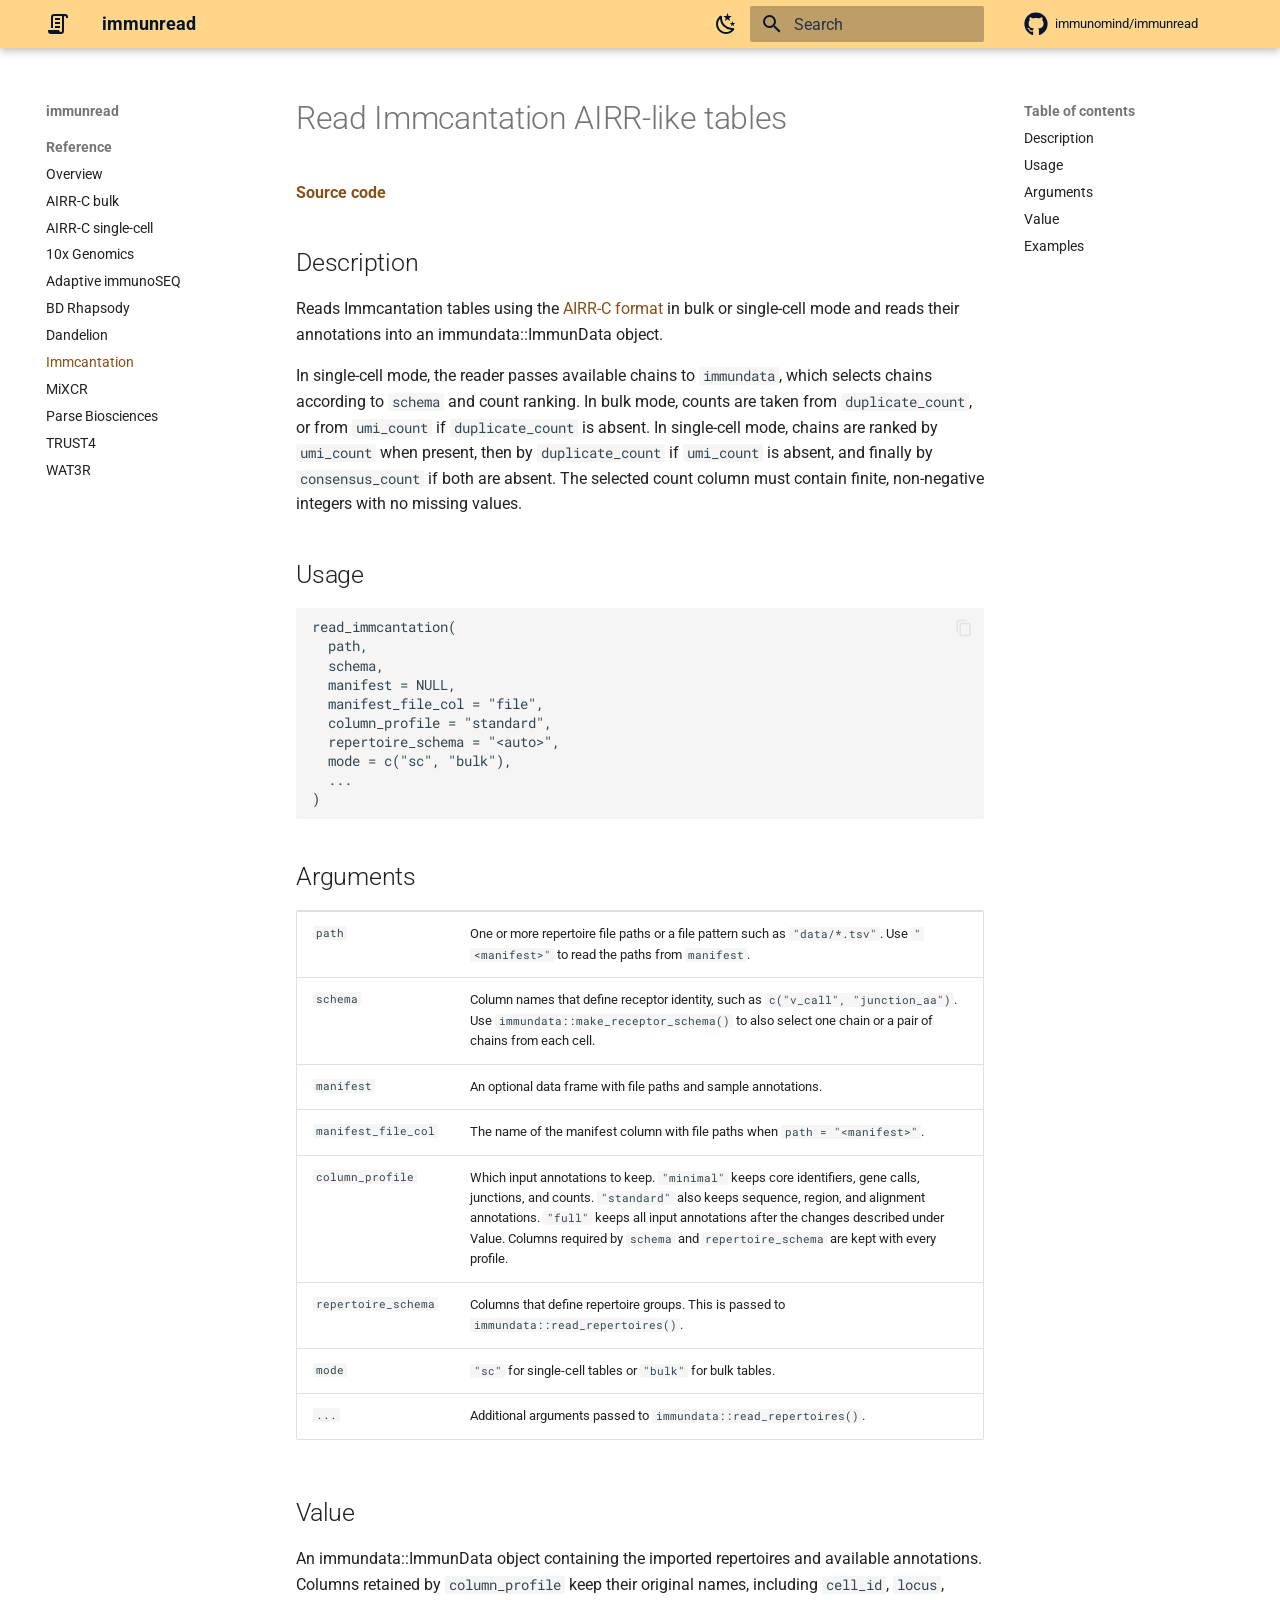
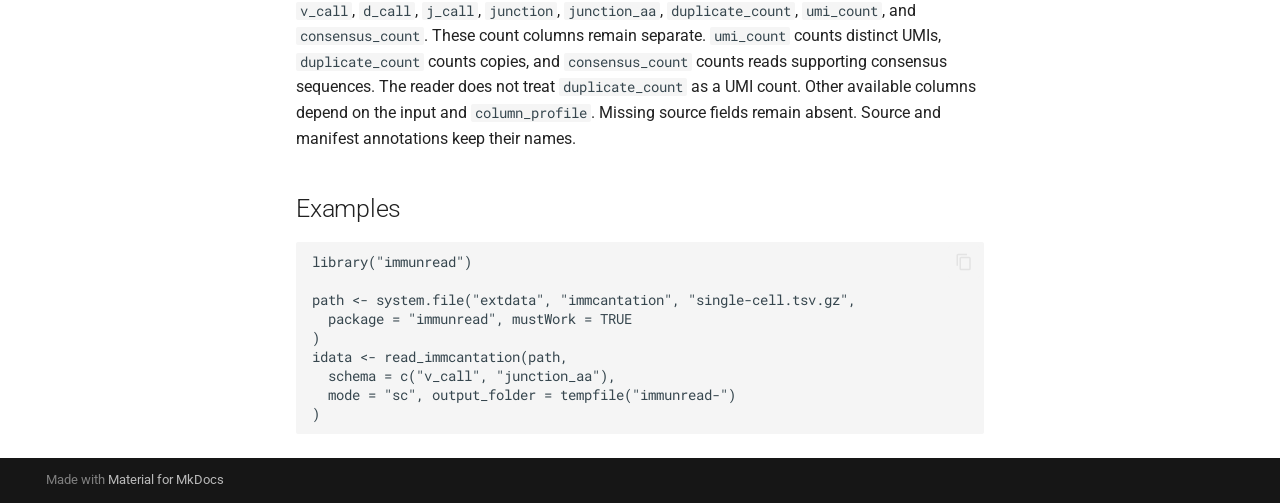
<file: man/read_immcantation.html>
<!doctype html>
<html lang="en" class="no-js">
  <head>
    
      <meta charset="utf-8">
      <meta name="viewport" content="width=device-width,initial-scale=1">
      
      
      
        <link rel="canonical" href="https://immunomind.github.io/immunread/man/read_immcantation.html">
      
      
        <link rel="prev" href="read_dandelion.html">
      
      
        <link rel="next" href="read_mixcr.html">
      
      
        
      
      
      <link rel="icon" href="../assets/images/favicon.png">
      <meta name="generator" content="mkdocs-1.6.1, mkdocs-material-9.8.1">
    
    
      
        <title>Immcantation - immunread</title>
      
    
    
      <link rel="stylesheet" href="../assets/stylesheets/main.57a0d79d.min.css">
      
        
        <link rel="stylesheet" href="../assets/stylesheets/palette.fb2fffe2.min.css">
      
      


    
    
      
    
    
      
        
        
        <link rel="preconnect" href="https://fonts.gstatic.com" crossorigin>
        <link rel="stylesheet" href="https://fonts.googleapis.com/css?family=Roboto:300,300i,400,400i,700,700i%7CRoboto+Mono:400,400i,700,700i&display=fallback">
        <style>:root{--md-text-font:"Roboto";--md-code-font:"Roboto Mono"}</style>
      
    
    
      <link rel="stylesheet" href="../assets/stylesheets/scroll.css">
    
    <script>__md_scope=new URL("..",location),__md_hash=e=>[...e].reduce(((e,_)=>(e<<5)-e+_.charCodeAt(0)),0),__md_get=(e,_=localStorage,t=__md_scope)=>JSON.parse(_.getItem(t.pathname+"."+e)),__md_set=(e,_,t=localStorage,a=__md_scope)=>{try{t.setItem(a.pathname+"."+e,JSON.stringify(_))}catch(e){}}</script>
    
      

    
    
  </head>
  
  
    
    
      
    
    
    
    
    <body dir="ltr" data-md-color-scheme="default" data-md-color-primary="custom" data-md-color-accent="custom">
  
    
    <input class="md-toggle" data-md-toggle="drawer" type="checkbox" id="__drawer" autocomplete="off">
    <input class="md-toggle" data-md-toggle="search" type="checkbox" id="__search" autocomplete="off">
    <label class="md-overlay" for="__drawer"></label>
    <div data-md-component="skip">
      
        
        <a href="#read-immcantation-airr-like-tables" class="md-skip">
          Skip to content
        </a>
      
    </div>
    <div data-md-component="announce">
      
    </div>
    
    
      

  

<header class="md-header md-header--shadow" data-md-component="header">
  <nav class="md-header__inner md-grid" aria-label="Header">
    <a href=".." title="immunread" class="md-header__button md-logo" aria-label="immunread" data-md-component="logo">
      
  
  <svg xmlns="http://www.w3.org/2000/svg" viewBox="0 0 24 24"><path d="M15 20a1 1 0 0 0 1-1V4H8a1 1 0 0 0-1 1v11H5V5a3 3 0 0 1 3-3h11a3 3 0 0 1 3 3v1h-2V5a1 1 0 0 0-1-1 1 1 0 0 0-1 1v14a3 3 0 0 1-3 3H5a3 3 0 0 1-3-3v-1h11a2 2 0 0 0 2 2M9 6h5v2H9zm0 4h5v2H9zm0 4h5v2H9z"/></svg>

    </a>
    <label class="md-header__button md-icon" for="__drawer">
      
      <svg xmlns="http://www.w3.org/2000/svg" viewBox="0 0 24 24"><path d="M3 6h18v2H3zm0 5h18v2H3zm0 5h18v2H3z"/></svg>
    </label>
    <div class="md-header__title" data-md-component="header-title">
      <div class="md-header__ellipsis">
        <div class="md-header__topic">
          <span class="md-ellipsis">
            immunread
          </span>
        </div>
        <div class="md-header__topic" data-md-component="header-topic">
          <span class="md-ellipsis">
            
              Immcantation
            
          </span>
        </div>
      </div>
    </div>
    
      
        <form class="md-header__option" data-md-component="palette">
  
    
    
    
    <input class="md-option" data-md-color-media="(prefers-color-scheme: light)" data-md-color-scheme="default" data-md-color-primary="custom" data-md-color-accent="custom"  aria-label="Switch to dark mode"  type="radio" name="__palette" id="__palette_0">
    
      <label class="md-header__button md-icon" title="Switch to dark mode" for="__palette_1" hidden>
        <svg xmlns="http://www.w3.org/2000/svg" viewBox="0 0 24 24"><path d="m17.75 4.09-2.53 1.94.91 3.06-2.63-1.81-2.63 1.81.91-3.06-2.53-1.94L12.44 4l1.06-3 1.06 3zm3.5 6.91-1.64 1.25.59 1.98-1.7-1.17-1.7 1.17.59-1.98L15.75 11l2.06-.05L18.5 9l.69 1.95zm-2.28 4.95c.83-.08 1.72 1.1 1.19 1.85-.32.45-.66.87-1.08 1.27C15.17 23 8.84 23 4.94 19.07c-3.91-3.9-3.91-10.24 0-14.14.4-.4.82-.76 1.27-1.08.75-.53 1.93.36 1.85 1.19-.27 2.86.69 5.83 2.89 8.02a9.96 9.96 0 0 0 8.02 2.89m-1.64 2.02a12.08 12.08 0 0 1-7.8-3.47c-2.17-2.19-3.33-5-3.49-7.82-2.81 3.14-2.7 7.96.31 10.98 3.02 3.01 7.84 3.12 10.98.31"/></svg>
      </label>
    
  
    
    
    
    <input class="md-option" data-md-color-media="(prefers-color-scheme: dark)" data-md-color-scheme="slate" data-md-color-primary="custom" data-md-color-accent="custom"  aria-label="Switch to light mode"  type="radio" name="__palette" id="__palette_1">
    
      <label class="md-header__button md-icon" title="Switch to light mode" for="__palette_0" hidden>
        <svg xmlns="http://www.w3.org/2000/svg" viewBox="0 0 24 24"><path d="M12 7a5 5 0 0 1 5 5 5 5 0 0 1-5 5 5 5 0 0 1-5-5 5 5 0 0 1 5-5m0 2a3 3 0 0 0-3 3 3 3 0 0 0 3 3 3 3 0 0 0 3-3 3 3 0 0 0-3-3m0-7 2.39 3.42C13.65 5.15 12.84 5 12 5s-1.65.15-2.39.42zM3.34 7l4.16-.35A7.2 7.2 0 0 0 5.94 8.5c-.44.74-.69 1.5-.83 2.29zm.02 10 1.76-3.77a7.131 7.131 0 0 0 2.38 4.14zM20.65 7l-1.77 3.79a7.02 7.02 0 0 0-2.38-4.15zm-.01 10-4.14.36c.59-.51 1.12-1.14 1.54-1.86.42-.73.69-1.5.83-2.29zM12 22l-2.41-3.44c.74.27 1.55.44 2.41.44.82 0 1.63-.17 2.37-.44z"/></svg>
      </label>
    
  
</form>
      
    
    
      <script>var palette=__md_get("__palette");if(palette&&palette.color){if("(prefers-color-scheme)"===palette.color.media){var media=matchMedia("(prefers-color-scheme: light)"),input=document.querySelector(media.matches?"[data-md-color-media='(prefers-color-scheme: light)']":"[data-md-color-media='(prefers-color-scheme: dark)']");palette.color.media=input.getAttribute("data-md-color-media"),palette.color.scheme=input.getAttribute("data-md-color-scheme"),palette.color.primary=input.getAttribute("data-md-color-primary"),palette.color.accent=input.getAttribute("data-md-color-accent")}for(var[key,value]of Object.entries(palette.color))document.body.setAttribute("data-md-color-"+key,value)}</script>
    
    
    
      
      
        <label class="md-header__button md-icon" for="__search">
          
          <svg xmlns="http://www.w3.org/2000/svg" viewBox="0 0 24 24"><path d="M9.5 3A6.5 6.5 0 0 1 16 9.5c0 1.61-.59 3.09-1.56 4.23l.27.27h.79l5 5-1.5 1.5-5-5v-.79l-.27-.27A6.52 6.52 0 0 1 9.5 16 6.5 6.5 0 0 1 3 9.5 6.5 6.5 0 0 1 9.5 3m0 2C7 5 5 7 5 9.5S7 14 9.5 14 14 12 14 9.5 12 5 9.5 5"/></svg>
        </label>
        <div class="md-search" data-md-component="search" role="dialog">
  <label class="md-search__overlay" for="__search"></label>
  <div class="md-search__inner" role="search">
    <form class="md-search__form" name="search">
      <input type="text" class="md-search__input" name="query" aria-label="Search" placeholder="Search" autocapitalize="off" autocorrect="off" autocomplete="off" spellcheck="false" data-md-component="search-query" required>
      <label class="md-search__icon md-icon" for="__search">
        
        <svg xmlns="http://www.w3.org/2000/svg" viewBox="0 0 24 24"><path d="M9.5 3A6.5 6.5 0 0 1 16 9.5c0 1.61-.59 3.09-1.56 4.23l.27.27h.79l5 5-1.5 1.5-5-5v-.79l-.27-.27A6.52 6.52 0 0 1 9.5 16 6.5 6.5 0 0 1 3 9.5 6.5 6.5 0 0 1 9.5 3m0 2C7 5 5 7 5 9.5S7 14 9.5 14 14 12 14 9.5 12 5 9.5 5"/></svg>
        
        <svg xmlns="http://www.w3.org/2000/svg" viewBox="0 0 24 24"><path d="M20 11v2H8l5.5 5.5-1.42 1.42L4.16 12l7.92-7.92L13.5 5.5 8 11z"/></svg>
      </label>
      <nav class="md-search__options" aria-label="Search">
        
        <button type="reset" class="md-search__icon md-icon" title="Clear" aria-label="Clear" tabindex="-1">
          
          <svg xmlns="http://www.w3.org/2000/svg" viewBox="0 0 24 24"><path d="M19 6.41 17.59 5 12 10.59 6.41 5 5 6.41 10.59 12 5 17.59 6.41 19 12 13.41 17.59 19 19 17.59 13.41 12z"/></svg>
        </button>
      </nav>
      
    </form>
    <div class="md-search__output">
      <div class="md-search__scrollwrap" tabindex="0" data-md-scrollfix>
        <div class="md-search-result" data-md-component="search-result">
          <div class="md-search-result__meta">
            Initializing search
          </div>
          <ol class="md-search-result__list" role="presentation"></ol>
        </div>
      </div>
    </div>
  </div>
</div>
      
    
    
      <div class="md-header__source">
        <a href="https://github.com/immunomind/immunread" title="Go to repository" class="md-source" data-md-component="source">
  <div class="md-source__icon md-icon">
    
    <svg xmlns="http://www.w3.org/2000/svg" viewBox="0 0 512 512"><!--! Font Awesome Free 7.1.0 by @fontawesome - https://fontawesome.com License - https://fontawesome.com/license/free (Icons: CC BY 4.0, Fonts: SIL OFL 1.1, Code: MIT License) Copyright 2025 Fonticons, Inc.--><path d="M173.9 397.4c0 2-2.3 3.6-5.2 3.6-3.3.3-5.6-1.3-5.6-3.6 0-2 2.3-3.6 5.2-3.6 3-.3 5.6 1.3 5.6 3.6m-31.1-4.5c-.7 2 1.3 4.3 4.3 4.9 2.6 1 5.6 0 6.2-2s-1.3-4.3-4.3-5.2c-2.6-.7-5.5.3-6.2 2.3m44.2-1.7c-2.9.7-4.9 2.6-4.6 4.9.3 2 2.9 3.3 5.9 2.6 2.9-.7 4.9-2.6 4.6-4.6-.3-1.9-3-3.2-5.9-2.9M252.8 8C114.1 8 8 113.3 8 252c0 110.9 69.8 205.8 169.5 239.2 12.8 2.3 17.3-5.6 17.3-12.1 0-6.2-.3-40.4-.3-61.4 0 0-70 15-84.7-29.8 0 0-11.4-29.1-27.8-36.6 0 0-22.9-15.7 1.6-15.4 0 0 24.9 2 38.6 25.8 21.9 38.6 58.6 27.5 72.9 20.9 2.3-16 8.8-27.1 16-33.7-55.9-6.2-112.3-14.3-112.3-110.5 0-27.5 7.6-41.3 23.6-58.9-2.6-6.5-11.1-33.3 2.6-67.9 20.9-6.5 69 27 69 27 20-5.6 41.5-8.5 62.8-8.5s42.8 2.9 62.8 8.5c0 0 48.1-33.6 69-27 13.7 34.7 5.2 61.4 2.6 67.9 16 17.7 25.8 31.5 25.8 58.9 0 96.5-58.9 104.2-114.8 110.5 9.2 7.9 17 22.9 17 46.4 0 33.7-.3 75.4-.3 83.6 0 6.5 4.6 14.4 17.3 12.1C436.2 457.8 504 362.9 504 252 504 113.3 391.5 8 252.8 8M105.2 352.9c-1.3 1-1 3.3.7 5.2 1.6 1.6 3.9 2.3 5.2 1 1.3-1 1-3.3-.7-5.2-1.6-1.6-3.9-2.3-5.2-1m-10.8-8.1c-.7 1.3.3 2.9 2.3 3.9 1.6 1 3.6.7 4.3-.7.7-1.3-.3-2.9-2.3-3.9-2-.6-3.6-.3-4.3.7m32.4 35.6c-1.6 1.3-1 4.3 1.3 6.2 2.3 2.3 5.2 2.6 6.5 1 1.3-1.3.7-4.3-1.3-6.2-2.2-2.3-5.2-2.6-6.5-1m-11.4-14.7c-1.6 1-1.6 3.6 0 5.9s4.3 3.3 5.6 2.3c1.6-1.3 1.6-3.9 0-6.2-1.4-2.3-4-3.3-5.6-2"/></svg>
  </div>
  <div class="md-source__repository">
    immunomind/immunread
  </div>
</a>
      </div>
    
  </nav>
  
</header>
    
    <div class="md-container" data-md-component="container">
      
      
        
          
        
      
      <main class="md-main" data-md-component="main">
        <div class="md-main__inner md-grid">
          
            
              
              <div class="md-sidebar md-sidebar--primary" data-md-component="sidebar" data-md-type="navigation" >
                <div class="md-sidebar__scrollwrap">
                  <div class="md-sidebar__inner">
                    



<nav class="md-nav md-nav--primary" aria-label="Navigation" data-md-level="0">
  <label class="md-nav__title" for="__drawer">
    <a href=".." title="immunread" class="md-nav__button md-logo" aria-label="immunread" data-md-component="logo">
      
  
  <svg xmlns="http://www.w3.org/2000/svg" viewBox="0 0 24 24"><path d="M15 20a1 1 0 0 0 1-1V4H8a1 1 0 0 0-1 1v11H5V5a3 3 0 0 1 3-3h11a3 3 0 0 1 3 3v1h-2V5a1 1 0 0 0-1-1 1 1 0 0 0-1 1v14a3 3 0 0 1-3 3H5a3 3 0 0 1-3-3v-1h11a2 2 0 0 0 2 2M9 6h5v2H9zm0 4h5v2H9zm0 4h5v2H9z"/></svg>

    </a>
    immunread
  </label>
  
    <div class="md-nav__source">
      <a href="https://github.com/immunomind/immunread" title="Go to repository" class="md-source" data-md-component="source">
  <div class="md-source__icon md-icon">
    
    <svg xmlns="http://www.w3.org/2000/svg" viewBox="0 0 512 512"><!--! Font Awesome Free 7.1.0 by @fontawesome - https://fontawesome.com License - https://fontawesome.com/license/free (Icons: CC BY 4.0, Fonts: SIL OFL 1.1, Code: MIT License) Copyright 2025 Fonticons, Inc.--><path d="M173.9 397.4c0 2-2.3 3.6-5.2 3.6-3.3.3-5.6-1.3-5.6-3.6 0-2 2.3-3.6 5.2-3.6 3-.3 5.6 1.3 5.6 3.6m-31.1-4.5c-.7 2 1.3 4.3 4.3 4.9 2.6 1 5.6 0 6.2-2s-1.3-4.3-4.3-5.2c-2.6-.7-5.5.3-6.2 2.3m44.2-1.7c-2.9.7-4.9 2.6-4.6 4.9.3 2 2.9 3.3 5.9 2.6 2.9-.7 4.9-2.6 4.6-4.6-.3-1.9-3-3.2-5.9-2.9M252.8 8C114.1 8 8 113.3 8 252c0 110.9 69.8 205.8 169.5 239.2 12.8 2.3 17.3-5.6 17.3-12.1 0-6.2-.3-40.4-.3-61.4 0 0-70 15-84.7-29.8 0 0-11.4-29.1-27.8-36.6 0 0-22.9-15.7 1.6-15.4 0 0 24.9 2 38.6 25.8 21.9 38.6 58.6 27.5 72.9 20.9 2.3-16 8.8-27.1 16-33.7-55.9-6.2-112.3-14.3-112.3-110.5 0-27.5 7.6-41.3 23.6-58.9-2.6-6.5-11.1-33.3 2.6-67.9 20.9-6.5 69 27 69 27 20-5.6 41.5-8.5 62.8-8.5s42.8 2.9 62.8 8.5c0 0 48.1-33.6 69-27 13.7 34.7 5.2 61.4 2.6 67.9 16 17.7 25.8 31.5 25.8 58.9 0 96.5-58.9 104.2-114.8 110.5 9.2 7.9 17 22.9 17 46.4 0 33.7-.3 75.4-.3 83.6 0 6.5 4.6 14.4 17.3 12.1C436.2 457.8 504 362.9 504 252 504 113.3 391.5 8 252.8 8M105.2 352.9c-1.3 1-1 3.3.7 5.2 1.6 1.6 3.9 2.3 5.2 1 1.3-1 1-3.3-.7-5.2-1.6-1.6-3.9-2.3-5.2-1m-10.8-8.1c-.7 1.3.3 2.9 2.3 3.9 1.6 1 3.6.7 4.3-.7.7-1.3-.3-2.9-2.3-3.9-2-.6-3.6-.3-4.3.7m32.4 35.6c-1.6 1.3-1 4.3 1.3 6.2 2.3 2.3 5.2 2.6 6.5 1 1.3-1.3.7-4.3-1.3-6.2-2.2-2.3-5.2-2.6-6.5-1m-11.4-14.7c-1.6 1-1.6 3.6 0 5.9s4.3 3.3 5.6 2.3c1.6-1.3 1.6-3.9 0-6.2-1.4-2.3-4-3.3-5.6-2"/></svg>
  </div>
  <div class="md-source__repository">
    immunomind/immunread
  </div>
</a>
    </div>
  
  <ul class="md-nav__list" data-md-scrollfix>
    
      
      
  
  
    
  
  
  
    
    
    
    
      
        
        
      
    
    
    <li class="md-nav__item md-nav__item--active md-nav__item--section md-nav__item--nested">
      
        
        
        <input class="md-nav__toggle md-toggle " type="checkbox" id="__nav_1" checked>
        
          
          <label class="md-nav__link" for="__nav_1" id="__nav_1_label" tabindex="">
            
  
  
  <span class="md-ellipsis">
    
  
    Reference
  

    
  </span>
  
  

            <span class="md-nav__icon md-icon"></span>
          </label>
        
        <nav class="md-nav" data-md-level="1" aria-labelledby="__nav_1_label" aria-expanded="true">
          <label class="md-nav__title" for="__nav_1">
            <span class="md-nav__icon md-icon"></span>
            
  
    Reference
  

          </label>
          <ul class="md-nav__list" data-md-scrollfix>
            
              
                
  
  
  
  
    <li class="md-nav__item">
      <a href="../index.html" class="md-nav__link">
        
  
  
  <span class="md-ellipsis">
    
  
    Overview
  

    
  </span>
  
  

      </a>
    </li>
  

              
            
              
                
  
  
  
  
    <li class="md-nav__item">
      <a href="read_airr_bulk.html" class="md-nav__link">
        
  
  
  <span class="md-ellipsis">
    
  
    AIRR-C bulk
  

    
  </span>
  
  

      </a>
    </li>
  

              
            
              
                
  
  
  
  
    <li class="md-nav__item">
      <a href="read_airr_sc.html" class="md-nav__link">
        
  
  
  <span class="md-ellipsis">
    
  
    AIRR-C single-cell
  

    
  </span>
  
  

      </a>
    </li>
  

              
            
              
                
  
  
  
  
    <li class="md-nav__item">
      <a href="read_10x.html" class="md-nav__link">
        
  
  
  <span class="md-ellipsis">
    
  
    10x Genomics
  

    
  </span>
  
  

      </a>
    </li>
  

              
            
              
                
  
  
  
  
    <li class="md-nav__item">
      <a href="read_adaptive.html" class="md-nav__link">
        
  
  
  <span class="md-ellipsis">
    
  
    Adaptive immunoSEQ
  

    
  </span>
  
  

      </a>
    </li>
  

              
            
              
                
  
  
  
  
    <li class="md-nav__item">
      <a href="read_bd.html" class="md-nav__link">
        
  
  
  <span class="md-ellipsis">
    
  
    BD Rhapsody
  

    
  </span>
  
  

      </a>
    </li>
  

              
            
              
                
  
  
  
  
    <li class="md-nav__item">
      <a href="read_dandelion.html" class="md-nav__link">
        
  
  
  <span class="md-ellipsis">
    
  
    Dandelion
  

    
  </span>
  
  

      </a>
    </li>
  

              
            
              
                
  
  
    
  
  
  
    <li class="md-nav__item md-nav__item--active">
      
      <input class="md-nav__toggle md-toggle" type="checkbox" id="__toc">
      
      
        
      
      
        <label class="md-nav__link md-nav__link--active" for="__toc">
          
  
  
  <span class="md-ellipsis">
    
  
    Immcantation
  

    
  </span>
  
  

          <span class="md-nav__icon md-icon"></span>
        </label>
      
      <a href="read_immcantation.html" class="md-nav__link md-nav__link--active">
        
  
  
  <span class="md-ellipsis">
    
  
    Immcantation
  

    
  </span>
  
  

      </a>
      
        

<nav class="md-nav md-nav--secondary" aria-label="Table of contents">
  
  
  
    
  
  
    <label class="md-nav__title" for="__toc">
      <span class="md-nav__icon md-icon"></span>
      Table of contents
    </label>
    <ul class="md-nav__list" data-md-component="toc" data-md-scrollfix>
      
        <li class="md-nav__item">
  <a href="#description" class="md-nav__link">
    <span class="md-ellipsis">
      
        Description
      
    </span>
  </a>
  
</li>
      
        <li class="md-nav__item">
  <a href="#usage" class="md-nav__link">
    <span class="md-ellipsis">
      
        Usage
      
    </span>
  </a>
  
</li>
      
        <li class="md-nav__item">
  <a href="#arguments" class="md-nav__link">
    <span class="md-ellipsis">
      
        Arguments
      
    </span>
  </a>
  
</li>
      
        <li class="md-nav__item">
  <a href="#value" class="md-nav__link">
    <span class="md-ellipsis">
      
        Value
      
    </span>
  </a>
  
</li>
      
        <li class="md-nav__item">
  <a href="#examples" class="md-nav__link">
    <span class="md-ellipsis">
      
        Examples
      
    </span>
  </a>
  
</li>
      
    </ul>
  
</nav>
      
    </li>
  

              
            
              
                
  
  
  
  
    <li class="md-nav__item">
      <a href="read_mixcr.html" class="md-nav__link">
        
  
  
  <span class="md-ellipsis">
    
  
    MiXCR
  

    
  </span>
  
  

      </a>
    </li>
  

              
            
              
                
  
  
  
  
    <li class="md-nav__item">
      <a href="read_parsebio.html" class="md-nav__link">
        
  
  
  <span class="md-ellipsis">
    
  
    Parse Biosciences
  

    
  </span>
  
  

      </a>
    </li>
  

              
            
              
                
  
  
  
  
    <li class="md-nav__item">
      <a href="read_trust4.html" class="md-nav__link">
        
  
  
  <span class="md-ellipsis">
    
  
    TRUST4
  

    
  </span>
  
  

      </a>
    </li>
  

              
            
              
                
  
  
  
  
    <li class="md-nav__item">
      <a href="read_wat3r.html" class="md-nav__link">
        
  
  
  <span class="md-ellipsis">
    
  
    WAT3R
  

    
  </span>
  
  

      </a>
    </li>
  

              
            
          </ul>
        </nav>
      
    </li>
  

    
  </ul>
</nav>
                  </div>
                </div>
              </div>
            
            
              
              <div class="md-sidebar md-sidebar--secondary" data-md-component="sidebar" data-md-type="toc" >
                <div class="md-sidebar__scrollwrap">
                  <div class="md-sidebar__inner">
                    

<nav class="md-nav md-nav--secondary" aria-label="Table of contents">
  
  
  
    
  
  
    <label class="md-nav__title" for="__toc">
      <span class="md-nav__icon md-icon"></span>
      Table of contents
    </label>
    <ul class="md-nav__list" data-md-component="toc" data-md-scrollfix>
      
        <li class="md-nav__item">
  <a href="#description" class="md-nav__link">
    <span class="md-ellipsis">
      
        Description
      
    </span>
  </a>
  
</li>
      
        <li class="md-nav__item">
  <a href="#usage" class="md-nav__link">
    <span class="md-ellipsis">
      
        Usage
      
    </span>
  </a>
  
</li>
      
        <li class="md-nav__item">
  <a href="#arguments" class="md-nav__link">
    <span class="md-ellipsis">
      
        Arguments
      
    </span>
  </a>
  
</li>
      
        <li class="md-nav__item">
  <a href="#value" class="md-nav__link">
    <span class="md-ellipsis">
      
        Value
      
    </span>
  </a>
  
</li>
      
        <li class="md-nav__item">
  <a href="#examples" class="md-nav__link">
    <span class="md-ellipsis">
      
        Examples
      
    </span>
  </a>
  
</li>
      
    </ul>
  
</nav>
                  </div>
                </div>
              </div>
            
          
          
            <div class="md-content" data-md-component="content">
              
              <article class="md-content__inner md-typeset">
                
                  


  
  


<h1 id="read-immcantation-airr-like-tables">Read Immcantation AIRR-like tables</h1>
<p><a href="https://github.com/immunomind/immunread/tree/main/R/read_immcantation.R#L38"><strong>Source code</strong></a></p>
<h2 id="description">Description</h2>
<p>Reads Immcantation tables using the
<a href="https://changeo.readthedocs.io/en/stable/standard.html#airr-c-format">AIRR-C
format</a> in bulk or single-cell mode and reads their annotations into
an immundata::ImmunData object.</p>
<p>In single-cell mode, the reader passes available chains to
<code>immundata</code>, which selects chains according to
<code>schema</code> and count ranking. In bulk mode, counts are taken
from <code>duplicate_count</code>, or from <code>umi_count</code> if
<code>duplicate_count</code> is absent. In single-cell mode, chains are
ranked by <code>umi_count</code> when present, then by
<code>duplicate_count</code> if <code>umi_count</code> is absent, and
finally by <code>consensus_count</code> if both are absent. The selected
count column must contain finite, non-negative integers with no missing
values.</p>
<h2 id="usage">Usage</h2>
<pre><code class='language-R'>read_immcantation(
  path,
  schema,
  manifest = NULL,
  manifest_file_col = "file",
  column_profile = "standard",
  repertoire_schema = "&lt;auto&gt;",
  mode = c("sc", "bulk"),
  ...
)
</code></pre>

<h2 id="arguments">Arguments</h2>
<table data-quarto-postprocess="true" role="presentation">
<tbody>
<tr>
<td
style="white-space: nowrap; font-family: monospace; vertical-align: top"><code
id="path">path</code></td>
<td>One or more repertoire file paths or a file pattern such as
<code>"data/*.tsv"</code>. Use <code>"&lt;manifest&gt;"</code> to read
the paths from <code>manifest</code>.</td>
</tr>
<tr>
<td
style="white-space: nowrap; font-family: monospace; vertical-align: top"><code
id="schema">schema</code></td>
<td>Column names that define receptor identity, such as
<code>c("v_call", "junction_aa")</code>. Use
<code>immundata::make_receptor_schema()</code> to also select one chain
or a pair of chains from each cell.</td>
</tr>
<tr>
<td
style="white-space: nowrap; font-family: monospace; vertical-align: top"><code
id="manifest">manifest</code></td>
<td>An optional data frame with file paths and sample annotations.</td>
</tr>
<tr>
<td
style="white-space: nowrap; font-family: monospace; vertical-align: top"><code
id="manifest_file_col">manifest_file_col</code></td>
<td>The name of the manifest column with file paths when
<code>path = "&lt;manifest&gt;"</code>.</td>
</tr>
<tr>
<td
style="white-space: nowrap; font-family: monospace; vertical-align: top"><code
id="column_profile">column_profile</code></td>
<td>Which input annotations to keep. <code>"minimal"</code> keeps core
identifiers, gene calls, junctions, and counts. <code>"standard"</code>
also keeps sequence, region, and alignment annotations.
<code>"full"</code> keeps all input annotations after the changes
described under Value. Columns required by <code>schema</code> and
<code>repertoire_schema</code> are kept with every profile.</td>
</tr>
<tr>
<td
style="white-space: nowrap; font-family: monospace; vertical-align: top"><code
id="repertoire_schema">repertoire_schema</code></td>
<td>Columns that define repertoire groups. This is passed to
<code>immundata::read_repertoires()</code>.</td>
</tr>
<tr>
<td
style="white-space: nowrap; font-family: monospace; vertical-align: top"><code
id="mode">mode</code></td>
<td><code>"sc"</code> for single-cell tables or <code>"bulk"</code> for
bulk tables.</td>
</tr>
<tr>
<td
style="white-space: nowrap; font-family: monospace; vertical-align: top"><code
id="...">...</code></td>
<td>Additional arguments passed to
<code>immundata::read_repertoires()</code>.</td>
</tr>
</tbody>
</table>

<h2 id="value">Value</h2>
<p>An immundata::ImmunData object containing the imported repertoires and
available annotations. Columns retained by <code>column_profile</code>
keep their original names, including <code>cell_id</code>,
<code>locus</code>, <code>v_call</code>, <code>d_call</code>,
<code>j_call</code>, <code>junction</code>, <code>junction_aa</code>,
<code>duplicate_count</code>, <code>umi_count</code>, and
<code>consensus_count</code>. These count columns remain separate.
<code>umi_count</code> counts distinct UMIs,
<code>duplicate_count</code> counts copies, and
<code>consensus_count</code> counts reads supporting consensus
sequences. The reader does not treat <code>duplicate_count</code> as a
UMI count. Other available columns depend on the input and
<code>column_profile</code>. Missing source fields remain absent. Source
and manifest annotations keep their names.</p>
<h2 id="examples">Examples</h2>
<pre><code class="language-r">library(&quot;immunread&quot;)

path &lt;- system.file(&quot;extdata&quot;, &quot;immcantation&quot;, &quot;single-cell.tsv.gz&quot;,
  package = &quot;immunread&quot;, mustWork = TRUE
)
idata &lt;- read_immcantation(path,
  schema = c(&quot;v_call&quot;, &quot;junction_aa&quot;),
  mode = &quot;sc&quot;, output_folder = tempfile(&quot;immunread-&quot;)
)
</code></pre>












                
              </article>
            </div>
          
          
<script>var target=document.getElementById(location.hash.slice(1));target&&target.name&&(target.checked=target.name.startsWith("__tabbed_"))</script>
        </div>
        
          <button type="button" class="md-top md-icon" data-md-component="top" hidden>
  
  <svg xmlns="http://www.w3.org/2000/svg" viewBox="0 0 24 24"><path d="M13 20h-2V8l-5.5 5.5-1.42-1.42L12 4.16l7.92 7.92-1.42 1.42L13 8z"/></svg>
  Back to top
</button>
        
      </main>
      
        <footer class="md-footer">
  
  <div class="md-footer-meta md-typeset">
    <div class="md-footer-meta__inner md-grid">
      <div class="md-copyright">
  
  
    Made with
    <a href="https://squidfunk.github.io/mkdocs-material/" target="_blank" rel="noopener">
      Material for MkDocs
    </a>
  
</div>
      
    </div>
  </div>
</footer>
      
    </div>
    <div class="md-dialog" data-md-component="dialog">
      <div class="md-dialog__inner md-typeset"></div>
    </div>
    
    
    
      
      
      <script id="__config" type="application/json">{"annotate": null, "base": "..", "features": ["navigation.sections", "navigation.top", "content.code.copy"], "search": "../assets/javascripts/workers/search.a7633da7.min.js", "tags": null, "translations": {"clipboard.copied": "Copied to clipboard", "clipboard.copy": "Copy to clipboard", "search.result.more.one": "1 more on this page", "search.result.more.other": "# more on this page", "search.result.none": "No matching documents", "search.result.one": "1 matching document", "search.result.other": "# matching documents", "search.result.placeholder": "Type to start searching", "search.result.term.missing": "Missing", "select.version": "Select version"}, "version": null}</script>
    
    
      <script src="../assets/javascripts/bundle.a5f9d56c.min.js"></script>
      
    
  </body>
</html>
</file>
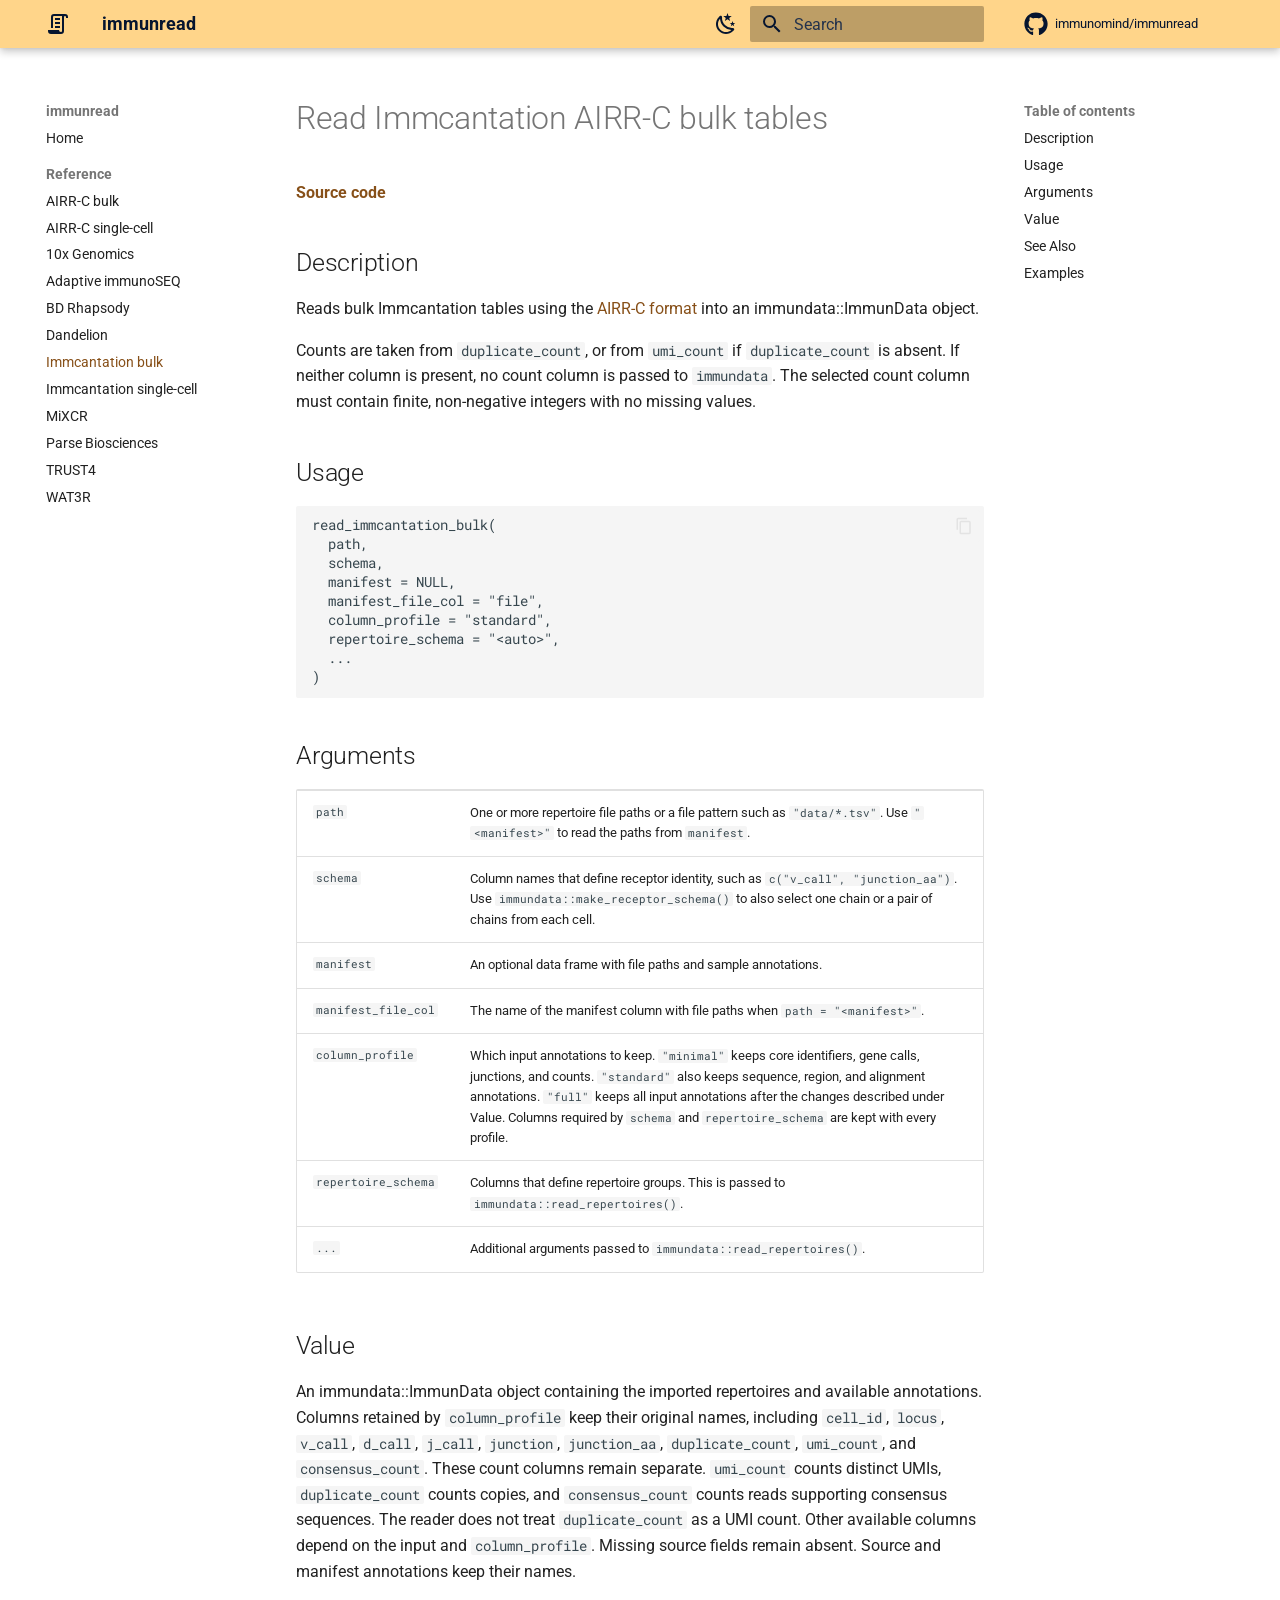
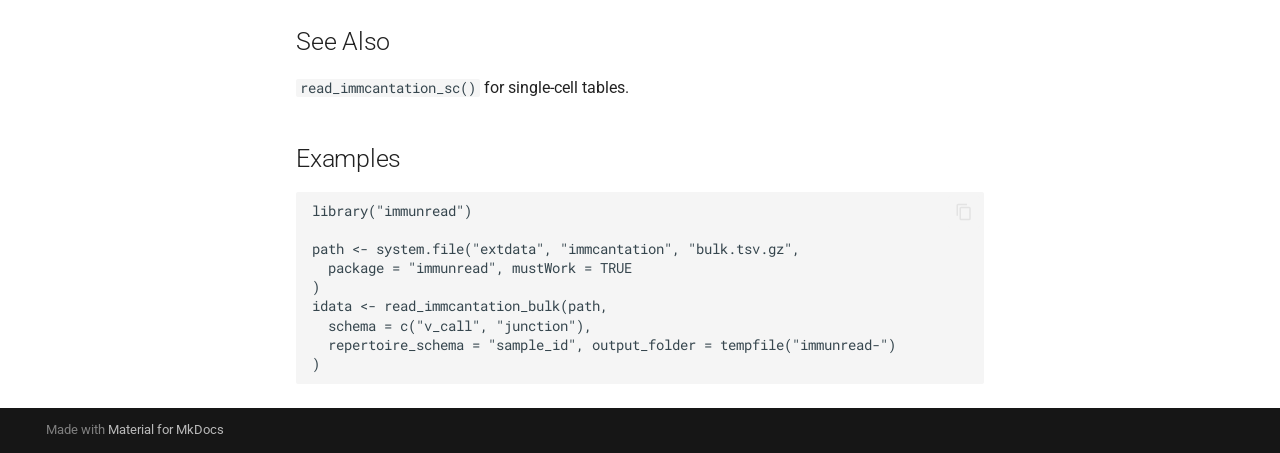
<file: man/read_immcantation_bulk.html>
<!doctype html>
<html lang="en" class="no-js">
  <head>
    
      <meta charset="utf-8">
      <meta name="viewport" content="width=device-width,initial-scale=1">
      
      
      
        <link rel="canonical" href="https://immunomind.github.io/immunread/man/read_immcantation_bulk.html">
      
      
        <link rel="prev" href="read_dandelion.html">
      
      
        <link rel="next" href="read_immcantation_sc.html">
      
      
        
      
      
      <link rel="icon" href="../assets/images/favicon.png">
      <meta name="generator" content="mkdocs-1.6.1, mkdocs-material-9.8.2">
    
    
      
        <title>Immcantation bulk - immunread</title>
      
    
    
      <link rel="stylesheet" href="../assets/stylesheets/main.57a0d79d.min.css">
      
        
        <link rel="stylesheet" href="../assets/stylesheets/palette.fb2fffe2.min.css">
      
      


    
    
      
    
    
      
        
        
        <link rel="preconnect" href="https://fonts.gstatic.com" crossorigin>
        <link rel="stylesheet" href="https://fonts.googleapis.com/css?family=Roboto:300,300i,400,400i,700,700i%7CRoboto+Mono:400,400i,700,700i&display=fallback">
        <style>:root{--md-text-font:"Roboto";--md-code-font:"Roboto Mono"}</style>
      
    
    
      <link rel="stylesheet" href="../assets/stylesheets/scroll.css">
    
    <script>__md_scope=new URL("..",location),__md_hash=e=>[...e].reduce(((e,_)=>(e<<5)-e+_.charCodeAt(0)),0),__md_get=(e,_=localStorage,t=__md_scope)=>JSON.parse(_.getItem(t.pathname+"."+e)),__md_set=(e,_,t=localStorage,a=__md_scope)=>{try{t.setItem(a.pathname+"."+e,JSON.stringify(_))}catch(e){}}</script>
    
      

    
    
  </head>
  
  
    
    
      
    
    
    
    
    <body dir="ltr" data-md-color-scheme="default" data-md-color-primary="custom" data-md-color-accent="custom">
  
    
    <input class="md-toggle" data-md-toggle="drawer" type="checkbox" id="__drawer" autocomplete="off">
    <input class="md-toggle" data-md-toggle="search" type="checkbox" id="__search" autocomplete="off">
    <label class="md-overlay" for="__drawer"></label>
    <div data-md-component="skip">
      
        
        <a href="#read-immcantation-airr-c-bulk-tables" class="md-skip">
          Skip to content
        </a>
      
    </div>
    <div data-md-component="announce">
      
    </div>
    
    
      

  

<header class="md-header md-header--shadow" data-md-component="header">
  <nav class="md-header__inner md-grid" aria-label="Header">
    <a href="../index.html" title="immunread" class="md-header__button md-logo" aria-label="immunread" data-md-component="logo">
      
  
  <svg xmlns="http://www.w3.org/2000/svg" viewBox="0 0 24 24"><path d="M15 20a1 1 0 0 0 1-1V4H8a1 1 0 0 0-1 1v11H5V5a3 3 0 0 1 3-3h11a3 3 0 0 1 3 3v1h-2V5a1 1 0 0 0-1-1 1 1 0 0 0-1 1v14a3 3 0 0 1-3 3H5a3 3 0 0 1-3-3v-1h11a2 2 0 0 0 2 2M9 6h5v2H9zm0 4h5v2H9zm0 4h5v2H9z"/></svg>

    </a>
    <label class="md-header__button md-icon" for="__drawer">
      
      <svg xmlns="http://www.w3.org/2000/svg" viewBox="0 0 24 24"><path d="M3 6h18v2H3zm0 5h18v2H3zm0 5h18v2H3z"/></svg>
    </label>
    <div class="md-header__title" data-md-component="header-title">
      <div class="md-header__ellipsis">
        <div class="md-header__topic">
          <span class="md-ellipsis">
            immunread
          </span>
        </div>
        <div class="md-header__topic" data-md-component="header-topic">
          <span class="md-ellipsis">
            
              Immcantation bulk
            
          </span>
        </div>
      </div>
    </div>
    
      
        <form class="md-header__option" data-md-component="palette">
  
    
    
    
    <input class="md-option" data-md-color-media="(prefers-color-scheme: light)" data-md-color-scheme="default" data-md-color-primary="custom" data-md-color-accent="custom"  aria-label="Switch to dark mode"  type="radio" name="__palette" id="__palette_0">
    
      <label class="md-header__button md-icon" title="Switch to dark mode" for="__palette_1" hidden>
        <svg xmlns="http://www.w3.org/2000/svg" viewBox="0 0 24 24"><path d="m17.75 4.09-2.53 1.94.91 3.06-2.63-1.81-2.63 1.81.91-3.06-2.53-1.94L12.44 4l1.06-3 1.06 3zm3.5 6.91-1.64 1.25.59 1.98-1.7-1.17-1.7 1.17.59-1.98L15.75 11l2.06-.05L18.5 9l.69 1.95zm-2.28 4.95c.83-.08 1.72 1.1 1.19 1.85-.32.45-.66.87-1.08 1.27C15.17 23 8.84 23 4.94 19.07c-3.91-3.9-3.91-10.24 0-14.14.4-.4.82-.76 1.27-1.08.75-.53 1.93.36 1.85 1.19-.27 2.86.69 5.83 2.89 8.02a9.96 9.96 0 0 0 8.02 2.89m-1.64 2.02a12.08 12.08 0 0 1-7.8-3.47c-2.17-2.19-3.33-5-3.49-7.82-2.81 3.14-2.7 7.96.31 10.98 3.02 3.01 7.84 3.12 10.98.31"/></svg>
      </label>
    
  
    
    
    
    <input class="md-option" data-md-color-media="(prefers-color-scheme: dark)" data-md-color-scheme="slate" data-md-color-primary="custom" data-md-color-accent="custom"  aria-label="Switch to light mode"  type="radio" name="__palette" id="__palette_1">
    
      <label class="md-header__button md-icon" title="Switch to light mode" for="__palette_0" hidden>
        <svg xmlns="http://www.w3.org/2000/svg" viewBox="0 0 24 24"><path d="M12 7a5 5 0 0 1 5 5 5 5 0 0 1-5 5 5 5 0 0 1-5-5 5 5 0 0 1 5-5m0 2a3 3 0 0 0-3 3 3 3 0 0 0 3 3 3 3 0 0 0 3-3 3 3 0 0 0-3-3m0-7 2.39 3.42C13.65 5.15 12.84 5 12 5s-1.65.15-2.39.42zM3.34 7l4.16-.35A7.2 7.2 0 0 0 5.94 8.5c-.44.74-.69 1.5-.83 2.29zm.02 10 1.76-3.77a7.131 7.131 0 0 0 2.38 4.14zM20.65 7l-1.77 3.79a7.02 7.02 0 0 0-2.38-4.15zm-.01 10-4.14.36c.59-.51 1.12-1.14 1.54-1.86.42-.73.69-1.5.83-2.29zM12 22l-2.41-3.44c.74.27 1.55.44 2.41.44.82 0 1.63-.17 2.37-.44z"/></svg>
      </label>
    
  
</form>
      
    
    
      <script>var palette=__md_get("__palette");if(palette&&palette.color){if("(prefers-color-scheme)"===palette.color.media){var media=matchMedia("(prefers-color-scheme: light)"),input=document.querySelector(media.matches?"[data-md-color-media='(prefers-color-scheme: light)']":"[data-md-color-media='(prefers-color-scheme: dark)']");palette.color.media=input.getAttribute("data-md-color-media"),palette.color.scheme=input.getAttribute("data-md-color-scheme"),palette.color.primary=input.getAttribute("data-md-color-primary"),palette.color.accent=input.getAttribute("data-md-color-accent")}for(var[key,value]of Object.entries(palette.color))document.body.setAttribute("data-md-color-"+key,value)}</script>
    
    
    
      
      
        <label class="md-header__button md-icon" for="__search">
          
          <svg xmlns="http://www.w3.org/2000/svg" viewBox="0 0 24 24"><path d="M9.5 3A6.5 6.5 0 0 1 16 9.5c0 1.61-.59 3.09-1.56 4.23l.27.27h.79l5 5-1.5 1.5-5-5v-.79l-.27-.27A6.52 6.52 0 0 1 9.5 16 6.5 6.5 0 0 1 3 9.5 6.5 6.5 0 0 1 9.5 3m0 2C7 5 5 7 5 9.5S7 14 9.5 14 14 12 14 9.5 12 5 9.5 5"/></svg>
        </label>
        <div class="md-search" data-md-component="search" role="dialog">
  <label class="md-search__overlay" for="__search"></label>
  <div class="md-search__inner" role="search">
    <form class="md-search__form" name="search">
      <input type="text" class="md-search__input" name="query" aria-label="Search" placeholder="Search" autocapitalize="off" autocorrect="off" autocomplete="off" spellcheck="false" data-md-component="search-query" required>
      <label class="md-search__icon md-icon" for="__search">
        
        <svg xmlns="http://www.w3.org/2000/svg" viewBox="0 0 24 24"><path d="M9.5 3A6.5 6.5 0 0 1 16 9.5c0 1.61-.59 3.09-1.56 4.23l.27.27h.79l5 5-1.5 1.5-5-5v-.79l-.27-.27A6.52 6.52 0 0 1 9.5 16 6.5 6.5 0 0 1 3 9.5 6.5 6.5 0 0 1 9.5 3m0 2C7 5 5 7 5 9.5S7 14 9.5 14 14 12 14 9.5 12 5 9.5 5"/></svg>
        
        <svg xmlns="http://www.w3.org/2000/svg" viewBox="0 0 24 24"><path d="M20 11v2H8l5.5 5.5-1.42 1.42L4.16 12l7.92-7.92L13.5 5.5 8 11z"/></svg>
      </label>
      <nav class="md-search__options" aria-label="Search">
        
        <button type="reset" class="md-search__icon md-icon" title="Clear" aria-label="Clear" tabindex="-1">
          
          <svg xmlns="http://www.w3.org/2000/svg" viewBox="0 0 24 24"><path d="M19 6.41 17.59 5 12 10.59 6.41 5 5 6.41 10.59 12 5 17.59 6.41 19 12 13.41 17.59 19 19 17.59 13.41 12z"/></svg>
        </button>
      </nav>
      
    </form>
    <div class="md-search__output">
      <div class="md-search__scrollwrap" tabindex="0" data-md-scrollfix>
        <div class="md-search-result" data-md-component="search-result">
          <div class="md-search-result__meta">
            Initializing search
          </div>
          <ol class="md-search-result__list" role="presentation"></ol>
        </div>
      </div>
    </div>
  </div>
</div>
      
    
    
      <div class="md-header__source">
        <a href="https://github.com/immunomind/immunread" title="Go to repository" class="md-source" data-md-component="source">
  <div class="md-source__icon md-icon">
    
    <svg xmlns="http://www.w3.org/2000/svg" viewBox="0 0 512 512"><!--! Font Awesome Free 7.1.0 by @fontawesome - https://fontawesome.com License - https://fontawesome.com/license/free (Icons: CC BY 4.0, Fonts: SIL OFL 1.1, Code: MIT License) Copyright 2025 Fonticons, Inc.--><path d="M173.9 397.4c0 2-2.3 3.6-5.2 3.6-3.3.3-5.6-1.3-5.6-3.6 0-2 2.3-3.6 5.2-3.6 3-.3 5.6 1.3 5.6 3.6m-31.1-4.5c-.7 2 1.3 4.3 4.3 4.9 2.6 1 5.6 0 6.2-2s-1.3-4.3-4.3-5.2c-2.6-.7-5.5.3-6.2 2.3m44.2-1.7c-2.9.7-4.9 2.6-4.6 4.9.3 2 2.9 3.3 5.9 2.6 2.9-.7 4.9-2.6 4.6-4.6-.3-1.9-3-3.2-5.9-2.9M252.8 8C114.1 8 8 113.3 8 252c0 110.9 69.8 205.8 169.5 239.2 12.8 2.3 17.3-5.6 17.3-12.1 0-6.2-.3-40.4-.3-61.4 0 0-70 15-84.7-29.8 0 0-11.4-29.1-27.8-36.6 0 0-22.9-15.7 1.6-15.4 0 0 24.9 2 38.6 25.8 21.9 38.6 58.6 27.5 72.9 20.9 2.3-16 8.8-27.1 16-33.7-55.9-6.2-112.3-14.3-112.3-110.5 0-27.5 7.6-41.3 23.6-58.9-2.6-6.5-11.1-33.3 2.6-67.9 20.9-6.5 69 27 69 27 20-5.6 41.5-8.5 62.8-8.5s42.8 2.9 62.8 8.5c0 0 48.1-33.6 69-27 13.7 34.7 5.2 61.4 2.6 67.9 16 17.7 25.8 31.5 25.8 58.9 0 96.5-58.9 104.2-114.8 110.5 9.2 7.9 17 22.9 17 46.4 0 33.7-.3 75.4-.3 83.6 0 6.5 4.6 14.4 17.3 12.1C436.2 457.8 504 362.9 504 252 504 113.3 391.5 8 252.8 8M105.2 352.9c-1.3 1-1 3.3.7 5.2 1.6 1.6 3.9 2.3 5.2 1 1.3-1 1-3.3-.7-5.2-1.6-1.6-3.9-2.3-5.2-1m-10.8-8.1c-.7 1.3.3 2.9 2.3 3.9 1.6 1 3.6.7 4.3-.7.7-1.3-.3-2.9-2.3-3.9-2-.6-3.6-.3-4.3.7m32.4 35.6c-1.6 1.3-1 4.3 1.3 6.2 2.3 2.3 5.2 2.6 6.5 1 1.3-1.3.7-4.3-1.3-6.2-2.2-2.3-5.2-2.6-6.5-1m-11.4-14.7c-1.6 1-1.6 3.6 0 5.9s4.3 3.3 5.6 2.3c1.6-1.3 1.6-3.9 0-6.2-1.4-2.3-4-3.3-5.6-2"/></svg>
  </div>
  <div class="md-source__repository">
    immunomind/immunread
  </div>
</a>
      </div>
    
  </nav>
  
</header>
    
    <div class="md-container" data-md-component="container">
      
      
        
          
        
      
      <main class="md-main" data-md-component="main">
        <div class="md-main__inner md-grid">
          
            
              
              <div class="md-sidebar md-sidebar--primary" data-md-component="sidebar" data-md-type="navigation" >
                <div class="md-sidebar__scrollwrap">
                  <div class="md-sidebar__inner">
                    



<nav class="md-nav md-nav--primary" aria-label="Navigation" data-md-level="0">
  <label class="md-nav__title" for="__drawer">
    <a href="../index.html" title="immunread" class="md-nav__button md-logo" aria-label="immunread" data-md-component="logo">
      
  
  <svg xmlns="http://www.w3.org/2000/svg" viewBox="0 0 24 24"><path d="M15 20a1 1 0 0 0 1-1V4H8a1 1 0 0 0-1 1v11H5V5a3 3 0 0 1 3-3h11a3 3 0 0 1 3 3v1h-2V5a1 1 0 0 0-1-1 1 1 0 0 0-1 1v14a3 3 0 0 1-3 3H5a3 3 0 0 1-3-3v-1h11a2 2 0 0 0 2 2M9 6h5v2H9zm0 4h5v2H9zm0 4h5v2H9z"/></svg>

    </a>
    immunread
  </label>
  
    <div class="md-nav__source">
      <a href="https://github.com/immunomind/immunread" title="Go to repository" class="md-source" data-md-component="source">
  <div class="md-source__icon md-icon">
    
    <svg xmlns="http://www.w3.org/2000/svg" viewBox="0 0 512 512"><!--! Font Awesome Free 7.1.0 by @fontawesome - https://fontawesome.com License - https://fontawesome.com/license/free (Icons: CC BY 4.0, Fonts: SIL OFL 1.1, Code: MIT License) Copyright 2025 Fonticons, Inc.--><path d="M173.9 397.4c0 2-2.3 3.6-5.2 3.6-3.3.3-5.6-1.3-5.6-3.6 0-2 2.3-3.6 5.2-3.6 3-.3 5.6 1.3 5.6 3.6m-31.1-4.5c-.7 2 1.3 4.3 4.3 4.9 2.6 1 5.6 0 6.2-2s-1.3-4.3-4.3-5.2c-2.6-.7-5.5.3-6.2 2.3m44.2-1.7c-2.9.7-4.9 2.6-4.6 4.9.3 2 2.9 3.3 5.9 2.6 2.9-.7 4.9-2.6 4.6-4.6-.3-1.9-3-3.2-5.9-2.9M252.8 8C114.1 8 8 113.3 8 252c0 110.9 69.8 205.8 169.5 239.2 12.8 2.3 17.3-5.6 17.3-12.1 0-6.2-.3-40.4-.3-61.4 0 0-70 15-84.7-29.8 0 0-11.4-29.1-27.8-36.6 0 0-22.9-15.7 1.6-15.4 0 0 24.9 2 38.6 25.8 21.9 38.6 58.6 27.5 72.9 20.9 2.3-16 8.8-27.1 16-33.7-55.9-6.2-112.3-14.3-112.3-110.5 0-27.5 7.6-41.3 23.6-58.9-2.6-6.5-11.1-33.3 2.6-67.9 20.9-6.5 69 27 69 27 20-5.6 41.5-8.5 62.8-8.5s42.8 2.9 62.8 8.5c0 0 48.1-33.6 69-27 13.7 34.7 5.2 61.4 2.6 67.9 16 17.7 25.8 31.5 25.8 58.9 0 96.5-58.9 104.2-114.8 110.5 9.2 7.9 17 22.9 17 46.4 0 33.7-.3 75.4-.3 83.6 0 6.5 4.6 14.4 17.3 12.1C436.2 457.8 504 362.9 504 252 504 113.3 391.5 8 252.8 8M105.2 352.9c-1.3 1-1 3.3.7 5.2 1.6 1.6 3.9 2.3 5.2 1 1.3-1 1-3.3-.7-5.2-1.6-1.6-3.9-2.3-5.2-1m-10.8-8.1c-.7 1.3.3 2.9 2.3 3.9 1.6 1 3.6.7 4.3-.7.7-1.3-.3-2.9-2.3-3.9-2-.6-3.6-.3-4.3.7m32.4 35.6c-1.6 1.3-1 4.3 1.3 6.2 2.3 2.3 5.2 2.6 6.5 1 1.3-1.3.7-4.3-1.3-6.2-2.2-2.3-5.2-2.6-6.5-1m-11.4-14.7c-1.6 1-1.6 3.6 0 5.9s4.3 3.3 5.6 2.3c1.6-1.3 1.6-3.9 0-6.2-1.4-2.3-4-3.3-5.6-2"/></svg>
  </div>
  <div class="md-source__repository">
    immunomind/immunread
  </div>
</a>
    </div>
  
  <ul class="md-nav__list" data-md-scrollfix>
    
      
      
  
  
  
  
    <li class="md-nav__item">
      <a href="../index.html" class="md-nav__link">
        
  
  
  <span class="md-ellipsis">
    
  
    Home
  

    
  </span>
  
  

      </a>
    </li>
  

    
      
      
  
  
    
  
  
  
    
    
    
    
      
        
        
      
    
    
    <li class="md-nav__item md-nav__item--active md-nav__item--section md-nav__item--nested">
      
        
        
        <input class="md-nav__toggle md-toggle " type="checkbox" id="__nav_2" checked>
        
          
          <label class="md-nav__link" for="__nav_2" id="__nav_2_label" tabindex="">
            
  
  
  <span class="md-ellipsis">
    
  
    Reference
  

    
  </span>
  
  

            <span class="md-nav__icon md-icon"></span>
          </label>
        
        <nav class="md-nav" data-md-level="1" aria-labelledby="__nav_2_label" aria-expanded="true">
          <label class="md-nav__title" for="__nav_2">
            <span class="md-nav__icon md-icon"></span>
            
  
    Reference
  

          </label>
          <ul class="md-nav__list" data-md-scrollfix>
            
              
                
  
  
  
  
    <li class="md-nav__item">
      <a href="read_airr_bulk.html" class="md-nav__link">
        
  
  
  <span class="md-ellipsis">
    
  
    AIRR-C bulk
  

    
  </span>
  
  

      </a>
    </li>
  

              
            
              
                
  
  
  
  
    <li class="md-nav__item">
      <a href="read_airr_sc.html" class="md-nav__link">
        
  
  
  <span class="md-ellipsis">
    
  
    AIRR-C single-cell
  

    
  </span>
  
  

      </a>
    </li>
  

              
            
              
                
  
  
  
  
    <li class="md-nav__item">
      <a href="read_10x.html" class="md-nav__link">
        
  
  
  <span class="md-ellipsis">
    
  
    10x Genomics
  

    
  </span>
  
  

      </a>
    </li>
  

              
            
              
                
  
  
  
  
    <li class="md-nav__item">
      <a href="read_adaptive.html" class="md-nav__link">
        
  
  
  <span class="md-ellipsis">
    
  
    Adaptive immunoSEQ
  

    
  </span>
  
  

      </a>
    </li>
  

              
            
              
                
  
  
  
  
    <li class="md-nav__item">
      <a href="read_bd.html" class="md-nav__link">
        
  
  
  <span class="md-ellipsis">
    
  
    BD Rhapsody
  

    
  </span>
  
  

      </a>
    </li>
  

              
            
              
                
  
  
  
  
    <li class="md-nav__item">
      <a href="read_dandelion.html" class="md-nav__link">
        
  
  
  <span class="md-ellipsis">
    
  
    Dandelion
  

    
  </span>
  
  

      </a>
    </li>
  

              
            
              
                
  
  
    
  
  
  
    <li class="md-nav__item md-nav__item--active">
      
      <input class="md-nav__toggle md-toggle" type="checkbox" id="__toc">
      
      
        
      
      
        <label class="md-nav__link md-nav__link--active" for="__toc">
          
  
  
  <span class="md-ellipsis">
    
  
    Immcantation bulk
  

    
  </span>
  
  

          <span class="md-nav__icon md-icon"></span>
        </label>
      
      <a href="read_immcantation_bulk.html" class="md-nav__link md-nav__link--active">
        
  
  
  <span class="md-ellipsis">
    
  
    Immcantation bulk
  

    
  </span>
  
  

      </a>
      
        

<nav class="md-nav md-nav--secondary" aria-label="Table of contents">
  
  
  
    
  
  
    <label class="md-nav__title" for="__toc">
      <span class="md-nav__icon md-icon"></span>
      Table of contents
    </label>
    <ul class="md-nav__list" data-md-component="toc" data-md-scrollfix>
      
        <li class="md-nav__item">
  <a href="#description" class="md-nav__link">
    <span class="md-ellipsis">
      
        Description
      
    </span>
  </a>
  
</li>
      
        <li class="md-nav__item">
  <a href="#usage" class="md-nav__link">
    <span class="md-ellipsis">
      
        Usage
      
    </span>
  </a>
  
</li>
      
        <li class="md-nav__item">
  <a href="#arguments" class="md-nav__link">
    <span class="md-ellipsis">
      
        Arguments
      
    </span>
  </a>
  
</li>
      
        <li class="md-nav__item">
  <a href="#value" class="md-nav__link">
    <span class="md-ellipsis">
      
        Value
      
    </span>
  </a>
  
</li>
      
        <li class="md-nav__item">
  <a href="#see-also" class="md-nav__link">
    <span class="md-ellipsis">
      
        See Also
      
    </span>
  </a>
  
</li>
      
        <li class="md-nav__item">
  <a href="#examples" class="md-nav__link">
    <span class="md-ellipsis">
      
        Examples
      
    </span>
  </a>
  
</li>
      
    </ul>
  
</nav>
      
    </li>
  

              
            
              
                
  
  
  
  
    <li class="md-nav__item">
      <a href="read_immcantation_sc.html" class="md-nav__link">
        
  
  
  <span class="md-ellipsis">
    
  
    Immcantation single-cell
  

    
  </span>
  
  

      </a>
    </li>
  

              
            
              
                
  
  
  
  
    <li class="md-nav__item">
      <a href="read_mixcr.html" class="md-nav__link">
        
  
  
  <span class="md-ellipsis">
    
  
    MiXCR
  

    
  </span>
  
  

      </a>
    </li>
  

              
            
              
                
  
  
  
  
    <li class="md-nav__item">
      <a href="read_parsebio.html" class="md-nav__link">
        
  
  
  <span class="md-ellipsis">
    
  
    Parse Biosciences
  

    
  </span>
  
  

      </a>
    </li>
  

              
            
              
                
  
  
  
  
    <li class="md-nav__item">
      <a href="read_trust4.html" class="md-nav__link">
        
  
  
  <span class="md-ellipsis">
    
  
    TRUST4
  

    
  </span>
  
  

      </a>
    </li>
  

              
            
              
                
  
  
  
  
    <li class="md-nav__item">
      <a href="read_wat3r.html" class="md-nav__link">
        
  
  
  <span class="md-ellipsis">
    
  
    WAT3R
  

    
  </span>
  
  

      </a>
    </li>
  

              
            
          </ul>
        </nav>
      
    </li>
  

    
  </ul>
</nav>
                  </div>
                </div>
              </div>
            
            
              
              <div class="md-sidebar md-sidebar--secondary" data-md-component="sidebar" data-md-type="toc" >
                <div class="md-sidebar__scrollwrap">
                  <div class="md-sidebar__inner">
                    

<nav class="md-nav md-nav--secondary" aria-label="Table of contents">
  
  
  
    
  
  
    <label class="md-nav__title" for="__toc">
      <span class="md-nav__icon md-icon"></span>
      Table of contents
    </label>
    <ul class="md-nav__list" data-md-component="toc" data-md-scrollfix>
      
        <li class="md-nav__item">
  <a href="#description" class="md-nav__link">
    <span class="md-ellipsis">
      
        Description
      
    </span>
  </a>
  
</li>
      
        <li class="md-nav__item">
  <a href="#usage" class="md-nav__link">
    <span class="md-ellipsis">
      
        Usage
      
    </span>
  </a>
  
</li>
      
        <li class="md-nav__item">
  <a href="#arguments" class="md-nav__link">
    <span class="md-ellipsis">
      
        Arguments
      
    </span>
  </a>
  
</li>
      
        <li class="md-nav__item">
  <a href="#value" class="md-nav__link">
    <span class="md-ellipsis">
      
        Value
      
    </span>
  </a>
  
</li>
      
        <li class="md-nav__item">
  <a href="#see-also" class="md-nav__link">
    <span class="md-ellipsis">
      
        See Also
      
    </span>
  </a>
  
</li>
      
        <li class="md-nav__item">
  <a href="#examples" class="md-nav__link">
    <span class="md-ellipsis">
      
        Examples
      
    </span>
  </a>
  
</li>
      
    </ul>
  
</nav>
                  </div>
                </div>
              </div>
            
          
          
            <div class="md-content" data-md-component="content">
              
              <article class="md-content__inner md-typeset">
                
                  


  
  


<h1 id="read-immcantation-airr-c-bulk-tables">Read Immcantation AIRR-C bulk tables</h1>
<p><a href="https://github.com/immunomind/immunread/tree/main/R/read_immcantation.R#L34"><strong>Source code</strong></a></p>
<h2 id="description">Description</h2>
<p>Reads bulk Immcantation tables using the
<a href="https://changeo.readthedocs.io/en/stable/standard.html#airr-c-format">AIRR-C
format</a> into an immundata::ImmunData object.</p>
<p>Counts are taken from <code>duplicate_count</code>, or from
<code>umi_count</code> if <code>duplicate_count</code> is absent. If
neither column is present, no count column is passed to
<code>immundata</code>. The selected count column must contain finite,
non-negative integers with no missing values.</p>
<h2 id="usage">Usage</h2>
<pre><code class='language-R'>read_immcantation_bulk(
  path,
  schema,
  manifest = NULL,
  manifest_file_col = "file",
  column_profile = "standard",
  repertoire_schema = "&lt;auto&gt;",
  ...
)
</code></pre>

<h2 id="arguments">Arguments</h2>
<table data-quarto-postprocess="true" role="presentation">
<tbody>
<tr>
<td
style="white-space: nowrap; font-family: monospace; vertical-align: top"><code
id="path">path</code></td>
<td>One or more repertoire file paths or a file pattern such as
<code>"data/*.tsv"</code>. Use <code>"&lt;manifest&gt;"</code> to read
the paths from <code>manifest</code>.</td>
</tr>
<tr>
<td
style="white-space: nowrap; font-family: monospace; vertical-align: top"><code
id="schema">schema</code></td>
<td>Column names that define receptor identity, such as
<code>c("v_call", "junction_aa")</code>. Use
<code>immundata::make_receptor_schema()</code> to also select one chain
or a pair of chains from each cell.</td>
</tr>
<tr>
<td
style="white-space: nowrap; font-family: monospace; vertical-align: top"><code
id="manifest">manifest</code></td>
<td>An optional data frame with file paths and sample annotations.</td>
</tr>
<tr>
<td
style="white-space: nowrap; font-family: monospace; vertical-align: top"><code
id="manifest_file_col">manifest_file_col</code></td>
<td>The name of the manifest column with file paths when
<code>path = "&lt;manifest&gt;"</code>.</td>
</tr>
<tr>
<td
style="white-space: nowrap; font-family: monospace; vertical-align: top"><code
id="column_profile">column_profile</code></td>
<td>Which input annotations to keep. <code>"minimal"</code> keeps core
identifiers, gene calls, junctions, and counts. <code>"standard"</code>
also keeps sequence, region, and alignment annotations.
<code>"full"</code> keeps all input annotations after the changes
described under Value. Columns required by <code>schema</code> and
<code>repertoire_schema</code> are kept with every profile.</td>
</tr>
<tr>
<td
style="white-space: nowrap; font-family: monospace; vertical-align: top"><code
id="repertoire_schema">repertoire_schema</code></td>
<td>Columns that define repertoire groups. This is passed to
<code>immundata::read_repertoires()</code>.</td>
</tr>
<tr>
<td
style="white-space: nowrap; font-family: monospace; vertical-align: top"><code
id="...">...</code></td>
<td>Additional arguments passed to
<code>immundata::read_repertoires()</code>.</td>
</tr>
</tbody>
</table>

<h2 id="value">Value</h2>
<p>An immundata::ImmunData object containing the imported repertoires and
available annotations. Columns retained by <code>column_profile</code>
keep their original names, including <code>cell_id</code>,
<code>locus</code>, <code>v_call</code>, <code>d_call</code>,
<code>j_call</code>, <code>junction</code>, <code>junction_aa</code>,
<code>duplicate_count</code>, <code>umi_count</code>, and
<code>consensus_count</code>. These count columns remain separate.
<code>umi_count</code> counts distinct UMIs,
<code>duplicate_count</code> counts copies, and
<code>consensus_count</code> counts reads supporting consensus
sequences. The reader does not treat <code>duplicate_count</code> as a
UMI count. Other available columns depend on the input and
<code>column_profile</code>. Missing source fields remain absent. Source
and manifest annotations keep their names.</p>
<h2 id="see-also">See Also</h2>
<p><code>read_immcantation_sc()</code> for single-cell tables.</p>
<h2 id="examples">Examples</h2>
<pre><code class="language-r">library(&quot;immunread&quot;)

path &lt;- system.file(&quot;extdata&quot;, &quot;immcantation&quot;, &quot;bulk.tsv.gz&quot;,
  package = &quot;immunread&quot;, mustWork = TRUE
)
idata &lt;- read_immcantation_bulk(path,
  schema = c(&quot;v_call&quot;, &quot;junction&quot;),
  repertoire_schema = &quot;sample_id&quot;, output_folder = tempfile(&quot;immunread-&quot;)
)
</code></pre>












                
              </article>
            </div>
          
          
<script>var target=document.getElementById(location.hash.slice(1));target&&target.name&&(target.checked=target.name.startsWith("__tabbed_"))</script>
        </div>
        
          <button type="button" class="md-top md-icon" data-md-component="top" hidden>
  
  <svg xmlns="http://www.w3.org/2000/svg" viewBox="0 0 24 24"><path d="M13 20h-2V8l-5.5 5.5-1.42-1.42L12 4.16l7.92 7.92-1.42 1.42L13 8z"/></svg>
  Back to top
</button>
        
      </main>
      
        <footer class="md-footer">
  
  <div class="md-footer-meta md-typeset">
    <div class="md-footer-meta__inner md-grid">
      <div class="md-copyright">
  
  
    Made with
    <a href="https://squidfunk.github.io/mkdocs-material/" target="_blank" rel="noopener">
      Material for MkDocs
    </a>
  
</div>
      
    </div>
  </div>
</footer>
      
    </div>
    <div class="md-dialog" data-md-component="dialog">
      <div class="md-dialog__inner md-typeset"></div>
    </div>
    
    
    
      
      
      <script id="__config" type="application/json">{"annotate": null, "base": "..", "features": ["navigation.sections", "navigation.top", "content.code.copy"], "search": "../assets/javascripts/workers/search.a7633da7.min.js", "tags": null, "translations": {"clipboard.copied": "Copied to clipboard", "clipboard.copy": "Copy to clipboard", "search.result.more.one": "1 more on this page", "search.result.more.other": "# more on this page", "search.result.none": "No matching documents", "search.result.one": "1 matching document", "search.result.other": "# matching documents", "search.result.placeholder": "Type to start searching", "search.result.term.missing": "Missing", "select.version": "Select version"}, "version": null}</script>
    
    
      <script src="../assets/javascripts/bundle.a5f9d56c.min.js"></script>
      
    
  </body>
</html>
</file>
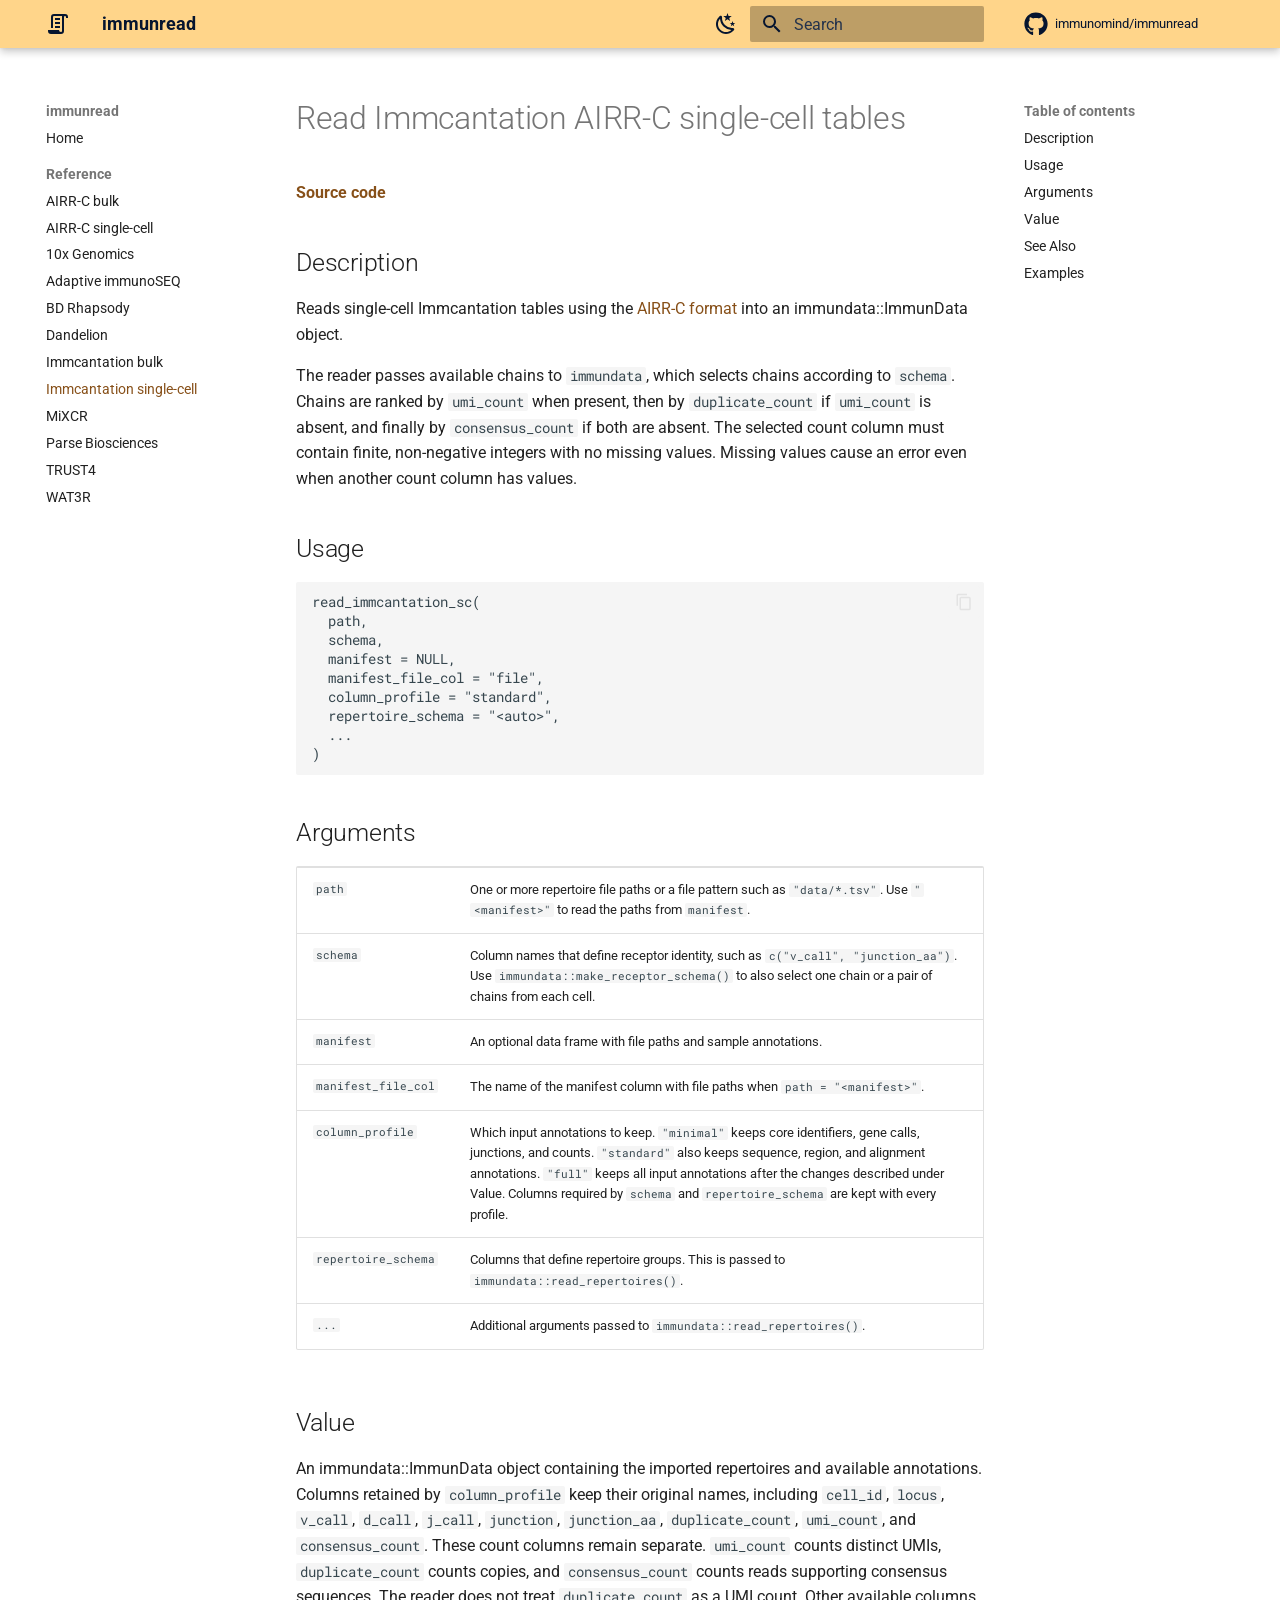
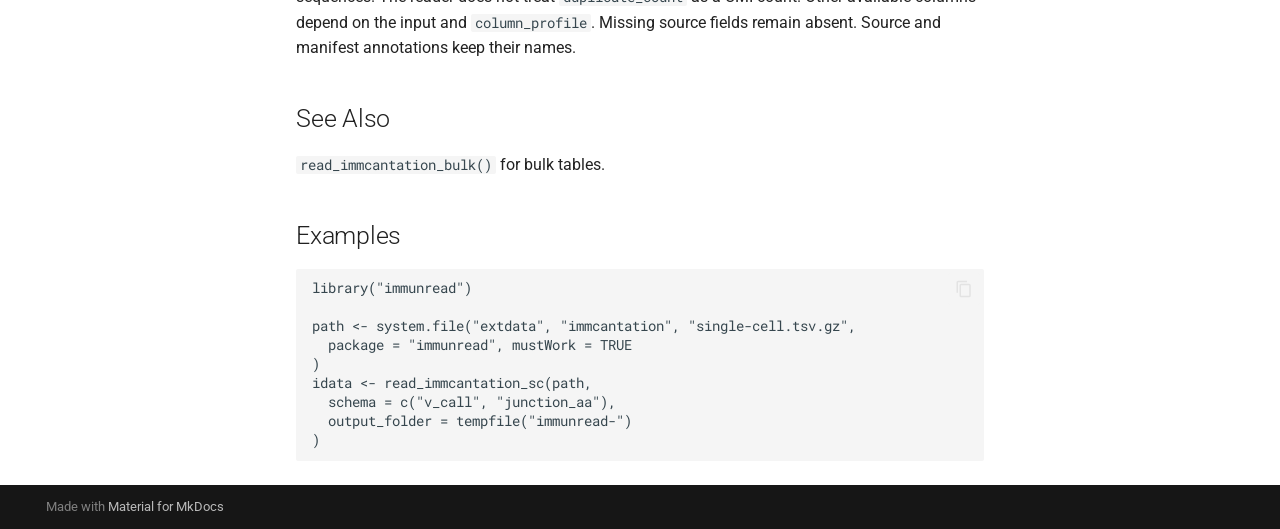
<file: man/read_immcantation_sc.html>
<!doctype html>
<html lang="en" class="no-js">
  <head>
    
      <meta charset="utf-8">
      <meta name="viewport" content="width=device-width,initial-scale=1">
      
      
      
        <link rel="canonical" href="https://immunomind.github.io/immunread/man/read_immcantation_sc.html">
      
      
        <link rel="prev" href="read_immcantation_bulk.html">
      
      
        <link rel="next" href="read_mixcr.html">
      
      
        
      
      
      <link rel="icon" href="../assets/images/favicon.png">
      <meta name="generator" content="mkdocs-1.6.1, mkdocs-material-9.8.2">
    
    
      
        <title>Immcantation single-cell - immunread</title>
      
    
    
      <link rel="stylesheet" href="../assets/stylesheets/main.57a0d79d.min.css">
      
        
        <link rel="stylesheet" href="../assets/stylesheets/palette.fb2fffe2.min.css">
      
      


    
    
      
    
    
      
        
        
        <link rel="preconnect" href="https://fonts.gstatic.com" crossorigin>
        <link rel="stylesheet" href="https://fonts.googleapis.com/css?family=Roboto:300,300i,400,400i,700,700i%7CRoboto+Mono:400,400i,700,700i&display=fallback">
        <style>:root{--md-text-font:"Roboto";--md-code-font:"Roboto Mono"}</style>
      
    
    
      <link rel="stylesheet" href="../assets/stylesheets/scroll.css">
    
    <script>__md_scope=new URL("..",location),__md_hash=e=>[...e].reduce(((e,_)=>(e<<5)-e+_.charCodeAt(0)),0),__md_get=(e,_=localStorage,t=__md_scope)=>JSON.parse(_.getItem(t.pathname+"."+e)),__md_set=(e,_,t=localStorage,a=__md_scope)=>{try{t.setItem(a.pathname+"."+e,JSON.stringify(_))}catch(e){}}</script>
    
      

    
    
  </head>
  
  
    
    
      
    
    
    
    
    <body dir="ltr" data-md-color-scheme="default" data-md-color-primary="custom" data-md-color-accent="custom">
  
    
    <input class="md-toggle" data-md-toggle="drawer" type="checkbox" id="__drawer" autocomplete="off">
    <input class="md-toggle" data-md-toggle="search" type="checkbox" id="__search" autocomplete="off">
    <label class="md-overlay" for="__drawer"></label>
    <div data-md-component="skip">
      
        
        <a href="#read-immcantation-airr-c-single-cell-tables" class="md-skip">
          Skip to content
        </a>
      
    </div>
    <div data-md-component="announce">
      
    </div>
    
    
      

  

<header class="md-header md-header--shadow" data-md-component="header">
  <nav class="md-header__inner md-grid" aria-label="Header">
    <a href="../index.html" title="immunread" class="md-header__button md-logo" aria-label="immunread" data-md-component="logo">
      
  
  <svg xmlns="http://www.w3.org/2000/svg" viewBox="0 0 24 24"><path d="M15 20a1 1 0 0 0 1-1V4H8a1 1 0 0 0-1 1v11H5V5a3 3 0 0 1 3-3h11a3 3 0 0 1 3 3v1h-2V5a1 1 0 0 0-1-1 1 1 0 0 0-1 1v14a3 3 0 0 1-3 3H5a3 3 0 0 1-3-3v-1h11a2 2 0 0 0 2 2M9 6h5v2H9zm0 4h5v2H9zm0 4h5v2H9z"/></svg>

    </a>
    <label class="md-header__button md-icon" for="__drawer">
      
      <svg xmlns="http://www.w3.org/2000/svg" viewBox="0 0 24 24"><path d="M3 6h18v2H3zm0 5h18v2H3zm0 5h18v2H3z"/></svg>
    </label>
    <div class="md-header__title" data-md-component="header-title">
      <div class="md-header__ellipsis">
        <div class="md-header__topic">
          <span class="md-ellipsis">
            immunread
          </span>
        </div>
        <div class="md-header__topic" data-md-component="header-topic">
          <span class="md-ellipsis">
            
              Immcantation single-cell
            
          </span>
        </div>
      </div>
    </div>
    
      
        <form class="md-header__option" data-md-component="palette">
  
    
    
    
    <input class="md-option" data-md-color-media="(prefers-color-scheme: light)" data-md-color-scheme="default" data-md-color-primary="custom" data-md-color-accent="custom"  aria-label="Switch to dark mode"  type="radio" name="__palette" id="__palette_0">
    
      <label class="md-header__button md-icon" title="Switch to dark mode" for="__palette_1" hidden>
        <svg xmlns="http://www.w3.org/2000/svg" viewBox="0 0 24 24"><path d="m17.75 4.09-2.53 1.94.91 3.06-2.63-1.81-2.63 1.81.91-3.06-2.53-1.94L12.44 4l1.06-3 1.06 3zm3.5 6.91-1.64 1.25.59 1.98-1.7-1.17-1.7 1.17.59-1.98L15.75 11l2.06-.05L18.5 9l.69 1.95zm-2.28 4.95c.83-.08 1.72 1.1 1.19 1.85-.32.45-.66.87-1.08 1.27C15.17 23 8.84 23 4.94 19.07c-3.91-3.9-3.91-10.24 0-14.14.4-.4.82-.76 1.27-1.08.75-.53 1.93.36 1.85 1.19-.27 2.86.69 5.83 2.89 8.02a9.96 9.96 0 0 0 8.02 2.89m-1.64 2.02a12.08 12.08 0 0 1-7.8-3.47c-2.17-2.19-3.33-5-3.49-7.82-2.81 3.14-2.7 7.96.31 10.98 3.02 3.01 7.84 3.12 10.98.31"/></svg>
      </label>
    
  
    
    
    
    <input class="md-option" data-md-color-media="(prefers-color-scheme: dark)" data-md-color-scheme="slate" data-md-color-primary="custom" data-md-color-accent="custom"  aria-label="Switch to light mode"  type="radio" name="__palette" id="__palette_1">
    
      <label class="md-header__button md-icon" title="Switch to light mode" for="__palette_0" hidden>
        <svg xmlns="http://www.w3.org/2000/svg" viewBox="0 0 24 24"><path d="M12 7a5 5 0 0 1 5 5 5 5 0 0 1-5 5 5 5 0 0 1-5-5 5 5 0 0 1 5-5m0 2a3 3 0 0 0-3 3 3 3 0 0 0 3 3 3 3 0 0 0 3-3 3 3 0 0 0-3-3m0-7 2.39 3.42C13.65 5.15 12.84 5 12 5s-1.65.15-2.39.42zM3.34 7l4.16-.35A7.2 7.2 0 0 0 5.94 8.5c-.44.74-.69 1.5-.83 2.29zm.02 10 1.76-3.77a7.131 7.131 0 0 0 2.38 4.14zM20.65 7l-1.77 3.79a7.02 7.02 0 0 0-2.38-4.15zm-.01 10-4.14.36c.59-.51 1.12-1.14 1.54-1.86.42-.73.69-1.5.83-2.29zM12 22l-2.41-3.44c.74.27 1.55.44 2.41.44.82 0 1.63-.17 2.37-.44z"/></svg>
      </label>
    
  
</form>
      
    
    
      <script>var palette=__md_get("__palette");if(palette&&palette.color){if("(prefers-color-scheme)"===palette.color.media){var media=matchMedia("(prefers-color-scheme: light)"),input=document.querySelector(media.matches?"[data-md-color-media='(prefers-color-scheme: light)']":"[data-md-color-media='(prefers-color-scheme: dark)']");palette.color.media=input.getAttribute("data-md-color-media"),palette.color.scheme=input.getAttribute("data-md-color-scheme"),palette.color.primary=input.getAttribute("data-md-color-primary"),palette.color.accent=input.getAttribute("data-md-color-accent")}for(var[key,value]of Object.entries(palette.color))document.body.setAttribute("data-md-color-"+key,value)}</script>
    
    
    
      
      
        <label class="md-header__button md-icon" for="__search">
          
          <svg xmlns="http://www.w3.org/2000/svg" viewBox="0 0 24 24"><path d="M9.5 3A6.5 6.5 0 0 1 16 9.5c0 1.61-.59 3.09-1.56 4.23l.27.27h.79l5 5-1.5 1.5-5-5v-.79l-.27-.27A6.52 6.52 0 0 1 9.5 16 6.5 6.5 0 0 1 3 9.5 6.5 6.5 0 0 1 9.5 3m0 2C7 5 5 7 5 9.5S7 14 9.5 14 14 12 14 9.5 12 5 9.5 5"/></svg>
        </label>
        <div class="md-search" data-md-component="search" role="dialog">
  <label class="md-search__overlay" for="__search"></label>
  <div class="md-search__inner" role="search">
    <form class="md-search__form" name="search">
      <input type="text" class="md-search__input" name="query" aria-label="Search" placeholder="Search" autocapitalize="off" autocorrect="off" autocomplete="off" spellcheck="false" data-md-component="search-query" required>
      <label class="md-search__icon md-icon" for="__search">
        
        <svg xmlns="http://www.w3.org/2000/svg" viewBox="0 0 24 24"><path d="M9.5 3A6.5 6.5 0 0 1 16 9.5c0 1.61-.59 3.09-1.56 4.23l.27.27h.79l5 5-1.5 1.5-5-5v-.79l-.27-.27A6.52 6.52 0 0 1 9.5 16 6.5 6.5 0 0 1 3 9.5 6.5 6.5 0 0 1 9.5 3m0 2C7 5 5 7 5 9.5S7 14 9.5 14 14 12 14 9.5 12 5 9.5 5"/></svg>
        
        <svg xmlns="http://www.w3.org/2000/svg" viewBox="0 0 24 24"><path d="M20 11v2H8l5.5 5.5-1.42 1.42L4.16 12l7.92-7.92L13.5 5.5 8 11z"/></svg>
      </label>
      <nav class="md-search__options" aria-label="Search">
        
        <button type="reset" class="md-search__icon md-icon" title="Clear" aria-label="Clear" tabindex="-1">
          
          <svg xmlns="http://www.w3.org/2000/svg" viewBox="0 0 24 24"><path d="M19 6.41 17.59 5 12 10.59 6.41 5 5 6.41 10.59 12 5 17.59 6.41 19 12 13.41 17.59 19 19 17.59 13.41 12z"/></svg>
        </button>
      </nav>
      
    </form>
    <div class="md-search__output">
      <div class="md-search__scrollwrap" tabindex="0" data-md-scrollfix>
        <div class="md-search-result" data-md-component="search-result">
          <div class="md-search-result__meta">
            Initializing search
          </div>
          <ol class="md-search-result__list" role="presentation"></ol>
        </div>
      </div>
    </div>
  </div>
</div>
      
    
    
      <div class="md-header__source">
        <a href="https://github.com/immunomind/immunread" title="Go to repository" class="md-source" data-md-component="source">
  <div class="md-source__icon md-icon">
    
    <svg xmlns="http://www.w3.org/2000/svg" viewBox="0 0 512 512"><!--! Font Awesome Free 7.1.0 by @fontawesome - https://fontawesome.com License - https://fontawesome.com/license/free (Icons: CC BY 4.0, Fonts: SIL OFL 1.1, Code: MIT License) Copyright 2025 Fonticons, Inc.--><path d="M173.9 397.4c0 2-2.3 3.6-5.2 3.6-3.3.3-5.6-1.3-5.6-3.6 0-2 2.3-3.6 5.2-3.6 3-.3 5.6 1.3 5.6 3.6m-31.1-4.5c-.7 2 1.3 4.3 4.3 4.9 2.6 1 5.6 0 6.2-2s-1.3-4.3-4.3-5.2c-2.6-.7-5.5.3-6.2 2.3m44.2-1.7c-2.9.7-4.9 2.6-4.6 4.9.3 2 2.9 3.3 5.9 2.6 2.9-.7 4.9-2.6 4.6-4.6-.3-1.9-3-3.2-5.9-2.9M252.8 8C114.1 8 8 113.3 8 252c0 110.9 69.8 205.8 169.5 239.2 12.8 2.3 17.3-5.6 17.3-12.1 0-6.2-.3-40.4-.3-61.4 0 0-70 15-84.7-29.8 0 0-11.4-29.1-27.8-36.6 0 0-22.9-15.7 1.6-15.4 0 0 24.9 2 38.6 25.8 21.9 38.6 58.6 27.5 72.9 20.9 2.3-16 8.8-27.1 16-33.7-55.9-6.2-112.3-14.3-112.3-110.5 0-27.5 7.6-41.3 23.6-58.9-2.6-6.5-11.1-33.3 2.6-67.9 20.9-6.5 69 27 69 27 20-5.6 41.5-8.5 62.8-8.5s42.8 2.9 62.8 8.5c0 0 48.1-33.6 69-27 13.7 34.7 5.2 61.4 2.6 67.9 16 17.7 25.8 31.5 25.8 58.9 0 96.5-58.9 104.2-114.8 110.5 9.2 7.9 17 22.9 17 46.4 0 33.7-.3 75.4-.3 83.6 0 6.5 4.6 14.4 17.3 12.1C436.2 457.8 504 362.9 504 252 504 113.3 391.5 8 252.8 8M105.2 352.9c-1.3 1-1 3.3.7 5.2 1.6 1.6 3.9 2.3 5.2 1 1.3-1 1-3.3-.7-5.2-1.6-1.6-3.9-2.3-5.2-1m-10.8-8.1c-.7 1.3.3 2.9 2.3 3.9 1.6 1 3.6.7 4.3-.7.7-1.3-.3-2.9-2.3-3.9-2-.6-3.6-.3-4.3.7m32.4 35.6c-1.6 1.3-1 4.3 1.3 6.2 2.3 2.3 5.2 2.6 6.5 1 1.3-1.3.7-4.3-1.3-6.2-2.2-2.3-5.2-2.6-6.5-1m-11.4-14.7c-1.6 1-1.6 3.6 0 5.9s4.3 3.3 5.6 2.3c1.6-1.3 1.6-3.9 0-6.2-1.4-2.3-4-3.3-5.6-2"/></svg>
  </div>
  <div class="md-source__repository">
    immunomind/immunread
  </div>
</a>
      </div>
    
  </nav>
  
</header>
    
    <div class="md-container" data-md-component="container">
      
      
        
          
        
      
      <main class="md-main" data-md-component="main">
        <div class="md-main__inner md-grid">
          
            
              
              <div class="md-sidebar md-sidebar--primary" data-md-component="sidebar" data-md-type="navigation" >
                <div class="md-sidebar__scrollwrap">
                  <div class="md-sidebar__inner">
                    



<nav class="md-nav md-nav--primary" aria-label="Navigation" data-md-level="0">
  <label class="md-nav__title" for="__drawer">
    <a href="../index.html" title="immunread" class="md-nav__button md-logo" aria-label="immunread" data-md-component="logo">
      
  
  <svg xmlns="http://www.w3.org/2000/svg" viewBox="0 0 24 24"><path d="M15 20a1 1 0 0 0 1-1V4H8a1 1 0 0 0-1 1v11H5V5a3 3 0 0 1 3-3h11a3 3 0 0 1 3 3v1h-2V5a1 1 0 0 0-1-1 1 1 0 0 0-1 1v14a3 3 0 0 1-3 3H5a3 3 0 0 1-3-3v-1h11a2 2 0 0 0 2 2M9 6h5v2H9zm0 4h5v2H9zm0 4h5v2H9z"/></svg>

    </a>
    immunread
  </label>
  
    <div class="md-nav__source">
      <a href="https://github.com/immunomind/immunread" title="Go to repository" class="md-source" data-md-component="source">
  <div class="md-source__icon md-icon">
    
    <svg xmlns="http://www.w3.org/2000/svg" viewBox="0 0 512 512"><!--! Font Awesome Free 7.1.0 by @fontawesome - https://fontawesome.com License - https://fontawesome.com/license/free (Icons: CC BY 4.0, Fonts: SIL OFL 1.1, Code: MIT License) Copyright 2025 Fonticons, Inc.--><path d="M173.9 397.4c0 2-2.3 3.6-5.2 3.6-3.3.3-5.6-1.3-5.6-3.6 0-2 2.3-3.6 5.2-3.6 3-.3 5.6 1.3 5.6 3.6m-31.1-4.5c-.7 2 1.3 4.3 4.3 4.9 2.6 1 5.6 0 6.2-2s-1.3-4.3-4.3-5.2c-2.6-.7-5.5.3-6.2 2.3m44.2-1.7c-2.9.7-4.9 2.6-4.6 4.9.3 2 2.9 3.3 5.9 2.6 2.9-.7 4.9-2.6 4.6-4.6-.3-1.9-3-3.2-5.9-2.9M252.8 8C114.1 8 8 113.3 8 252c0 110.9 69.8 205.8 169.5 239.2 12.8 2.3 17.3-5.6 17.3-12.1 0-6.2-.3-40.4-.3-61.4 0 0-70 15-84.7-29.8 0 0-11.4-29.1-27.8-36.6 0 0-22.9-15.7 1.6-15.4 0 0 24.9 2 38.6 25.8 21.9 38.6 58.6 27.5 72.9 20.9 2.3-16 8.8-27.1 16-33.7-55.9-6.2-112.3-14.3-112.3-110.5 0-27.5 7.6-41.3 23.6-58.9-2.6-6.5-11.1-33.3 2.6-67.9 20.9-6.5 69 27 69 27 20-5.6 41.5-8.5 62.8-8.5s42.8 2.9 62.8 8.5c0 0 48.1-33.6 69-27 13.7 34.7 5.2 61.4 2.6 67.9 16 17.7 25.8 31.5 25.8 58.9 0 96.5-58.9 104.2-114.8 110.5 9.2 7.9 17 22.9 17 46.4 0 33.7-.3 75.4-.3 83.6 0 6.5 4.6 14.4 17.3 12.1C436.2 457.8 504 362.9 504 252 504 113.3 391.5 8 252.8 8M105.2 352.9c-1.3 1-1 3.3.7 5.2 1.6 1.6 3.9 2.3 5.2 1 1.3-1 1-3.3-.7-5.2-1.6-1.6-3.9-2.3-5.2-1m-10.8-8.1c-.7 1.3.3 2.9 2.3 3.9 1.6 1 3.6.7 4.3-.7.7-1.3-.3-2.9-2.3-3.9-2-.6-3.6-.3-4.3.7m32.4 35.6c-1.6 1.3-1 4.3 1.3 6.2 2.3 2.3 5.2 2.6 6.5 1 1.3-1.3.7-4.3-1.3-6.2-2.2-2.3-5.2-2.6-6.5-1m-11.4-14.7c-1.6 1-1.6 3.6 0 5.9s4.3 3.3 5.6 2.3c1.6-1.3 1.6-3.9 0-6.2-1.4-2.3-4-3.3-5.6-2"/></svg>
  </div>
  <div class="md-source__repository">
    immunomind/immunread
  </div>
</a>
    </div>
  
  <ul class="md-nav__list" data-md-scrollfix>
    
      
      
  
  
  
  
    <li class="md-nav__item">
      <a href="../index.html" class="md-nav__link">
        
  
  
  <span class="md-ellipsis">
    
  
    Home
  

    
  </span>
  
  

      </a>
    </li>
  

    
      
      
  
  
    
  
  
  
    
    
    
    
      
        
        
      
    
    
    <li class="md-nav__item md-nav__item--active md-nav__item--section md-nav__item--nested">
      
        
        
        <input class="md-nav__toggle md-toggle " type="checkbox" id="__nav_2" checked>
        
          
          <label class="md-nav__link" for="__nav_2" id="__nav_2_label" tabindex="">
            
  
  
  <span class="md-ellipsis">
    
  
    Reference
  

    
  </span>
  
  

            <span class="md-nav__icon md-icon"></span>
          </label>
        
        <nav class="md-nav" data-md-level="1" aria-labelledby="__nav_2_label" aria-expanded="true">
          <label class="md-nav__title" for="__nav_2">
            <span class="md-nav__icon md-icon"></span>
            
  
    Reference
  

          </label>
          <ul class="md-nav__list" data-md-scrollfix>
            
              
                
  
  
  
  
    <li class="md-nav__item">
      <a href="read_airr_bulk.html" class="md-nav__link">
        
  
  
  <span class="md-ellipsis">
    
  
    AIRR-C bulk
  

    
  </span>
  
  

      </a>
    </li>
  

              
            
              
                
  
  
  
  
    <li class="md-nav__item">
      <a href="read_airr_sc.html" class="md-nav__link">
        
  
  
  <span class="md-ellipsis">
    
  
    AIRR-C single-cell
  

    
  </span>
  
  

      </a>
    </li>
  

              
            
              
                
  
  
  
  
    <li class="md-nav__item">
      <a href="read_10x.html" class="md-nav__link">
        
  
  
  <span class="md-ellipsis">
    
  
    10x Genomics
  

    
  </span>
  
  

      </a>
    </li>
  

              
            
              
                
  
  
  
  
    <li class="md-nav__item">
      <a href="read_adaptive.html" class="md-nav__link">
        
  
  
  <span class="md-ellipsis">
    
  
    Adaptive immunoSEQ
  

    
  </span>
  
  

      </a>
    </li>
  

              
            
              
                
  
  
  
  
    <li class="md-nav__item">
      <a href="read_bd.html" class="md-nav__link">
        
  
  
  <span class="md-ellipsis">
    
  
    BD Rhapsody
  

    
  </span>
  
  

      </a>
    </li>
  

              
            
              
                
  
  
  
  
    <li class="md-nav__item">
      <a href="read_dandelion.html" class="md-nav__link">
        
  
  
  <span class="md-ellipsis">
    
  
    Dandelion
  

    
  </span>
  
  

      </a>
    </li>
  

              
            
              
                
  
  
  
  
    <li class="md-nav__item">
      <a href="read_immcantation_bulk.html" class="md-nav__link">
        
  
  
  <span class="md-ellipsis">
    
  
    Immcantation bulk
  

    
  </span>
  
  

      </a>
    </li>
  

              
            
              
                
  
  
    
  
  
  
    <li class="md-nav__item md-nav__item--active">
      
      <input class="md-nav__toggle md-toggle" type="checkbox" id="__toc">
      
      
        
      
      
        <label class="md-nav__link md-nav__link--active" for="__toc">
          
  
  
  <span class="md-ellipsis">
    
  
    Immcantation single-cell
  

    
  </span>
  
  

          <span class="md-nav__icon md-icon"></span>
        </label>
      
      <a href="read_immcantation_sc.html" class="md-nav__link md-nav__link--active">
        
  
  
  <span class="md-ellipsis">
    
  
    Immcantation single-cell
  

    
  </span>
  
  

      </a>
      
        

<nav class="md-nav md-nav--secondary" aria-label="Table of contents">
  
  
  
    
  
  
    <label class="md-nav__title" for="__toc">
      <span class="md-nav__icon md-icon"></span>
      Table of contents
    </label>
    <ul class="md-nav__list" data-md-component="toc" data-md-scrollfix>
      
        <li class="md-nav__item">
  <a href="#description" class="md-nav__link">
    <span class="md-ellipsis">
      
        Description
      
    </span>
  </a>
  
</li>
      
        <li class="md-nav__item">
  <a href="#usage" class="md-nav__link">
    <span class="md-ellipsis">
      
        Usage
      
    </span>
  </a>
  
</li>
      
        <li class="md-nav__item">
  <a href="#arguments" class="md-nav__link">
    <span class="md-ellipsis">
      
        Arguments
      
    </span>
  </a>
  
</li>
      
        <li class="md-nav__item">
  <a href="#value" class="md-nav__link">
    <span class="md-ellipsis">
      
        Value
      
    </span>
  </a>
  
</li>
      
        <li class="md-nav__item">
  <a href="#see-also" class="md-nav__link">
    <span class="md-ellipsis">
      
        See Also
      
    </span>
  </a>
  
</li>
      
        <li class="md-nav__item">
  <a href="#examples" class="md-nav__link">
    <span class="md-ellipsis">
      
        Examples
      
    </span>
  </a>
  
</li>
      
    </ul>
  
</nav>
      
    </li>
  

              
            
              
                
  
  
  
  
    <li class="md-nav__item">
      <a href="read_mixcr.html" class="md-nav__link">
        
  
  
  <span class="md-ellipsis">
    
  
    MiXCR
  

    
  </span>
  
  

      </a>
    </li>
  

              
            
              
                
  
  
  
  
    <li class="md-nav__item">
      <a href="read_parsebio.html" class="md-nav__link">
        
  
  
  <span class="md-ellipsis">
    
  
    Parse Biosciences
  

    
  </span>
  
  

      </a>
    </li>
  

              
            
              
                
  
  
  
  
    <li class="md-nav__item">
      <a href="read_trust4.html" class="md-nav__link">
        
  
  
  <span class="md-ellipsis">
    
  
    TRUST4
  

    
  </span>
  
  

      </a>
    </li>
  

              
            
              
                
  
  
  
  
    <li class="md-nav__item">
      <a href="read_wat3r.html" class="md-nav__link">
        
  
  
  <span class="md-ellipsis">
    
  
    WAT3R
  

    
  </span>
  
  

      </a>
    </li>
  

              
            
          </ul>
        </nav>
      
    </li>
  

    
  </ul>
</nav>
                  </div>
                </div>
              </div>
            
            
              
              <div class="md-sidebar md-sidebar--secondary" data-md-component="sidebar" data-md-type="toc" >
                <div class="md-sidebar__scrollwrap">
                  <div class="md-sidebar__inner">
                    

<nav class="md-nav md-nav--secondary" aria-label="Table of contents">
  
  
  
    
  
  
    <label class="md-nav__title" for="__toc">
      <span class="md-nav__icon md-icon"></span>
      Table of contents
    </label>
    <ul class="md-nav__list" data-md-component="toc" data-md-scrollfix>
      
        <li class="md-nav__item">
  <a href="#description" class="md-nav__link">
    <span class="md-ellipsis">
      
        Description
      
    </span>
  </a>
  
</li>
      
        <li class="md-nav__item">
  <a href="#usage" class="md-nav__link">
    <span class="md-ellipsis">
      
        Usage
      
    </span>
  </a>
  
</li>
      
        <li class="md-nav__item">
  <a href="#arguments" class="md-nav__link">
    <span class="md-ellipsis">
      
        Arguments
      
    </span>
  </a>
  
</li>
      
        <li class="md-nav__item">
  <a href="#value" class="md-nav__link">
    <span class="md-ellipsis">
      
        Value
      
    </span>
  </a>
  
</li>
      
        <li class="md-nav__item">
  <a href="#see-also" class="md-nav__link">
    <span class="md-ellipsis">
      
        See Also
      
    </span>
  </a>
  
</li>
      
        <li class="md-nav__item">
  <a href="#examples" class="md-nav__link">
    <span class="md-ellipsis">
      
        Examples
      
    </span>
  </a>
  
</li>
      
    </ul>
  
</nav>
                  </div>
                </div>
              </div>
            
          
          
            <div class="md-content" data-md-component="content">
              
              <article class="md-content__inner md-typeset">
                
                  


  
  


<h1 id="read-immcantation-airr-c-single-cell-tables">Read Immcantation AIRR-C single-cell tables</h1>
<p><a href="https://github.com/immunomind/immunread/tree/main/R/read_immcantation.R#L80"><strong>Source code</strong></a></p>
<h2 id="description">Description</h2>
<p>Reads single-cell Immcantation tables using the
<a href="https://changeo.readthedocs.io/en/stable/standard.html#airr-c-format">AIRR-C
format</a> into an immundata::ImmunData object.</p>
<p>The reader passes available chains to <code>immundata</code>, which
selects chains according to <code>schema</code>. Chains are ranked by
<code>umi_count</code> when present, then by
<code>duplicate_count</code> if <code>umi_count</code> is absent, and
finally by <code>consensus_count</code> if both are absent. The selected
count column must contain finite, non-negative integers with no missing
values. Missing values cause an error even when another count column has
values.</p>
<h2 id="usage">Usage</h2>
<pre><code class='language-R'>read_immcantation_sc(
  path,
  schema,
  manifest = NULL,
  manifest_file_col = "file",
  column_profile = "standard",
  repertoire_schema = "&lt;auto&gt;",
  ...
)
</code></pre>

<h2 id="arguments">Arguments</h2>
<table data-quarto-postprocess="true" role="presentation">
<tbody>
<tr>
<td
style="white-space: nowrap; font-family: monospace; vertical-align: top"><code
id="path">path</code></td>
<td>One or more repertoire file paths or a file pattern such as
<code>"data/*.tsv"</code>. Use <code>"&lt;manifest&gt;"</code> to read
the paths from <code>manifest</code>.</td>
</tr>
<tr>
<td
style="white-space: nowrap; font-family: monospace; vertical-align: top"><code
id="schema">schema</code></td>
<td>Column names that define receptor identity, such as
<code>c("v_call", "junction_aa")</code>. Use
<code>immundata::make_receptor_schema()</code> to also select one chain
or a pair of chains from each cell.</td>
</tr>
<tr>
<td
style="white-space: nowrap; font-family: monospace; vertical-align: top"><code
id="manifest">manifest</code></td>
<td>An optional data frame with file paths and sample annotations.</td>
</tr>
<tr>
<td
style="white-space: nowrap; font-family: monospace; vertical-align: top"><code
id="manifest_file_col">manifest_file_col</code></td>
<td>The name of the manifest column with file paths when
<code>path = "&lt;manifest&gt;"</code>.</td>
</tr>
<tr>
<td
style="white-space: nowrap; font-family: monospace; vertical-align: top"><code
id="column_profile">column_profile</code></td>
<td>Which input annotations to keep. <code>"minimal"</code> keeps core
identifiers, gene calls, junctions, and counts. <code>"standard"</code>
also keeps sequence, region, and alignment annotations.
<code>"full"</code> keeps all input annotations after the changes
described under Value. Columns required by <code>schema</code> and
<code>repertoire_schema</code> are kept with every profile.</td>
</tr>
<tr>
<td
style="white-space: nowrap; font-family: monospace; vertical-align: top"><code
id="repertoire_schema">repertoire_schema</code></td>
<td>Columns that define repertoire groups. This is passed to
<code>immundata::read_repertoires()</code>.</td>
</tr>
<tr>
<td
style="white-space: nowrap; font-family: monospace; vertical-align: top"><code
id="...">...</code></td>
<td>Additional arguments passed to
<code>immundata::read_repertoires()</code>.</td>
</tr>
</tbody>
</table>

<h2 id="value">Value</h2>
<p>An immundata::ImmunData object containing the imported repertoires and
available annotations. Columns retained by <code>column_profile</code>
keep their original names, including <code>cell_id</code>,
<code>locus</code>, <code>v_call</code>, <code>d_call</code>,
<code>j_call</code>, <code>junction</code>, <code>junction_aa</code>,
<code>duplicate_count</code>, <code>umi_count</code>, and
<code>consensus_count</code>. These count columns remain separate.
<code>umi_count</code> counts distinct UMIs,
<code>duplicate_count</code> counts copies, and
<code>consensus_count</code> counts reads supporting consensus
sequences. The reader does not treat <code>duplicate_count</code> as a
UMI count. Other available columns depend on the input and
<code>column_profile</code>. Missing source fields remain absent. Source
and manifest annotations keep their names.</p>
<h2 id="see-also">See Also</h2>
<p><code>read_immcantation_bulk()</code> for bulk tables.</p>
<h2 id="examples">Examples</h2>
<pre><code class="language-r">library(&quot;immunread&quot;)

path &lt;- system.file(&quot;extdata&quot;, &quot;immcantation&quot;, &quot;single-cell.tsv.gz&quot;,
  package = &quot;immunread&quot;, mustWork = TRUE
)
idata &lt;- read_immcantation_sc(path,
  schema = c(&quot;v_call&quot;, &quot;junction_aa&quot;),
  output_folder = tempfile(&quot;immunread-&quot;)
)
</code></pre>












                
              </article>
            </div>
          
          
<script>var target=document.getElementById(location.hash.slice(1));target&&target.name&&(target.checked=target.name.startsWith("__tabbed_"))</script>
        </div>
        
          <button type="button" class="md-top md-icon" data-md-component="top" hidden>
  
  <svg xmlns="http://www.w3.org/2000/svg" viewBox="0 0 24 24"><path d="M13 20h-2V8l-5.5 5.5-1.42-1.42L12 4.16l7.92 7.92-1.42 1.42L13 8z"/></svg>
  Back to top
</button>
        
      </main>
      
        <footer class="md-footer">
  
  <div class="md-footer-meta md-typeset">
    <div class="md-footer-meta__inner md-grid">
      <div class="md-copyright">
  
  
    Made with
    <a href="https://squidfunk.github.io/mkdocs-material/" target="_blank" rel="noopener">
      Material for MkDocs
    </a>
  
</div>
      
    </div>
  </div>
</footer>
      
    </div>
    <div class="md-dialog" data-md-component="dialog">
      <div class="md-dialog__inner md-typeset"></div>
    </div>
    
    
    
      
      
      <script id="__config" type="application/json">{"annotate": null, "base": "..", "features": ["navigation.sections", "navigation.top", "content.code.copy"], "search": "../assets/javascripts/workers/search.a7633da7.min.js", "tags": null, "translations": {"clipboard.copied": "Copied to clipboard", "clipboard.copy": "Copy to clipboard", "search.result.more.one": "1 more on this page", "search.result.more.other": "# more on this page", "search.result.none": "No matching documents", "search.result.one": "1 matching document", "search.result.other": "# matching documents", "search.result.placeholder": "Type to start searching", "search.result.term.missing": "Missing", "select.version": "Select version"}, "version": null}</script>
    
    
      <script src="../assets/javascripts/bundle.a5f9d56c.min.js"></script>
      
    
  </body>
</html>
</file>
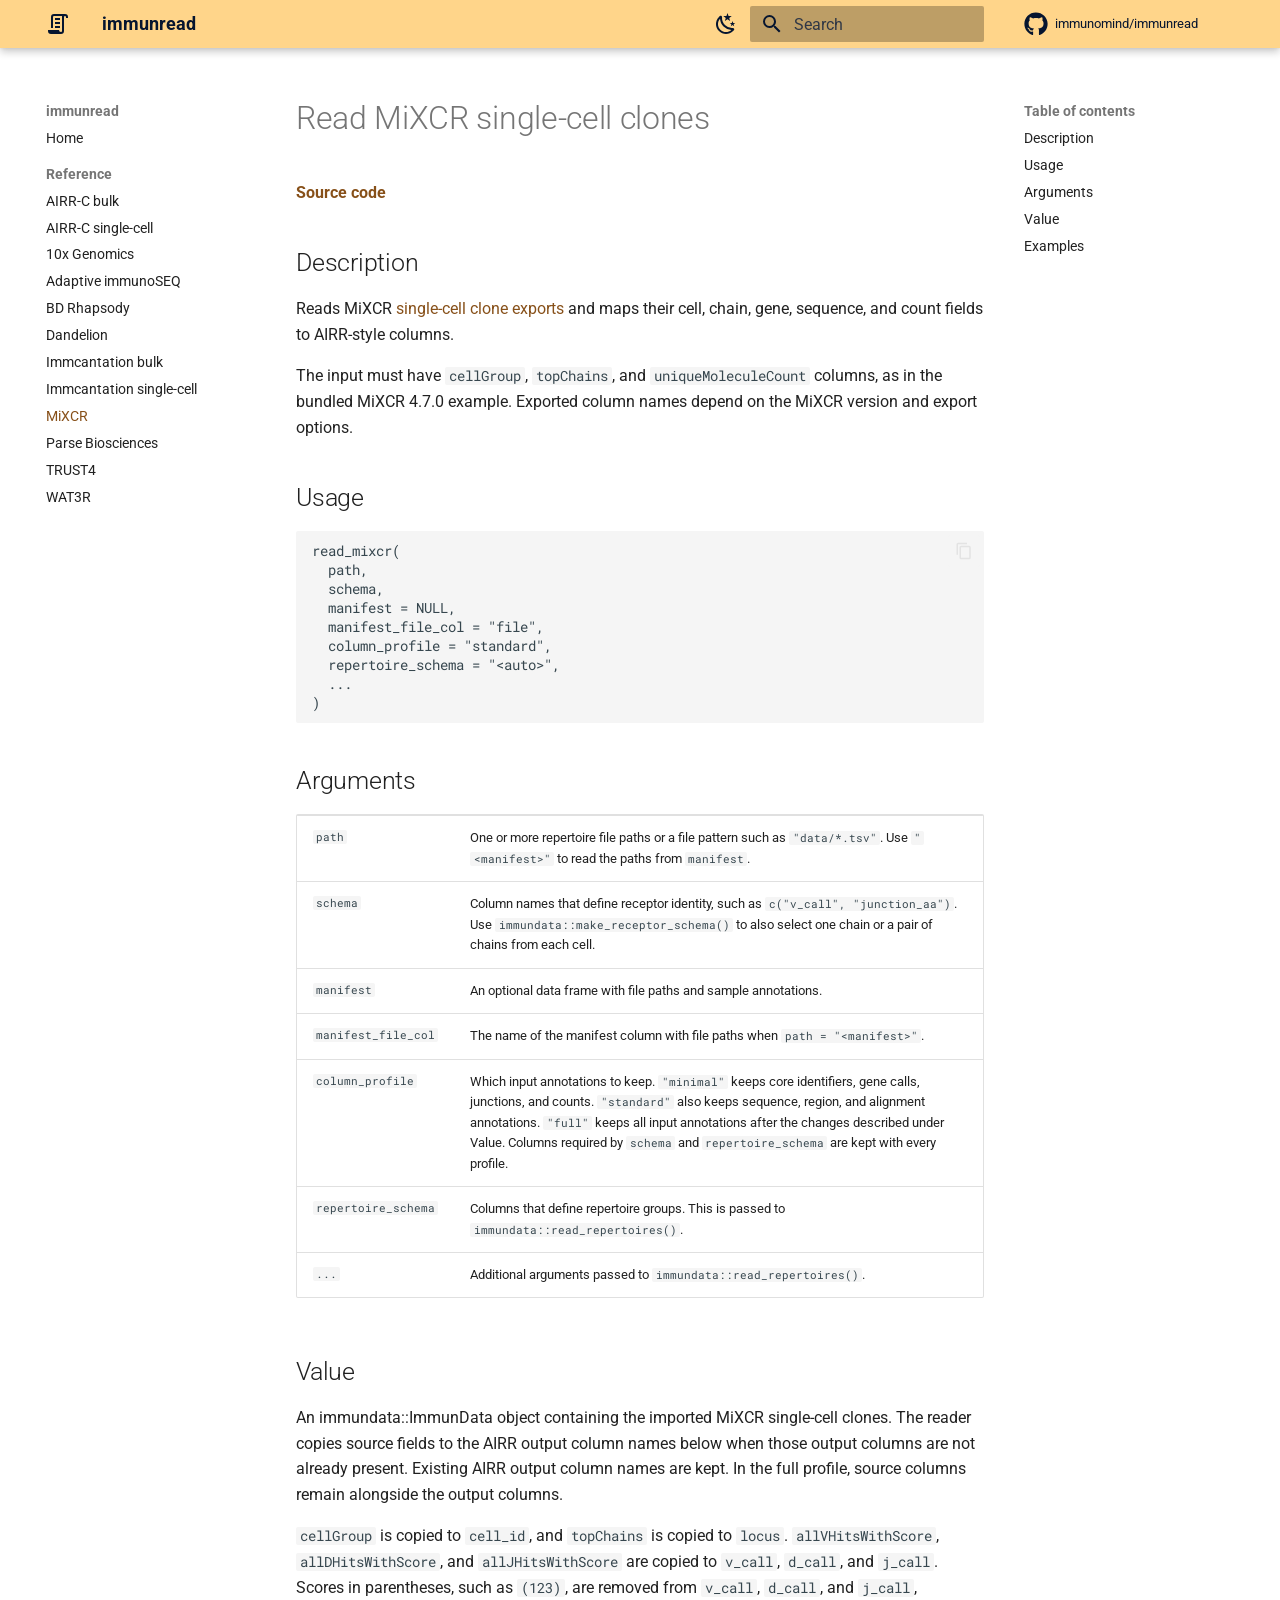
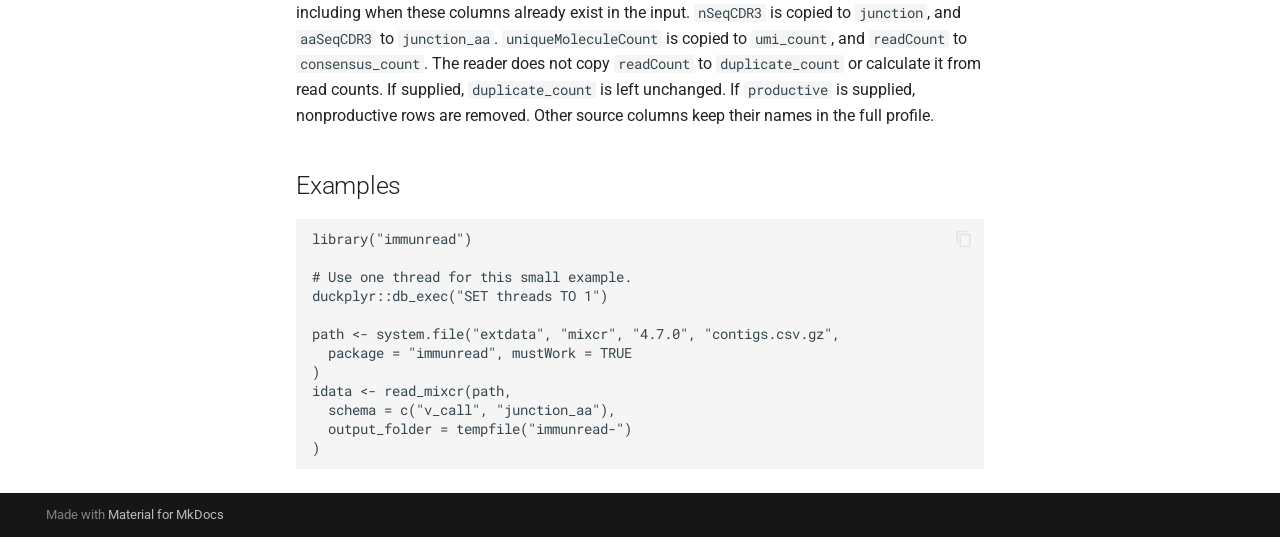
<file: man/read_mixcr.html>
<!doctype html>
<html lang="en" class="no-js">
  <head>
    
      <meta charset="utf-8">
      <meta name="viewport" content="width=device-width,initial-scale=1">
      
      
      
        <link rel="canonical" href="https://immunomind.github.io/immunread/man/read_mixcr.html">
      
      
        <link rel="prev" href="read_immcantation_sc.html">
      
      
        <link rel="next" href="read_parsebio.html">
      
      
        
      
      
      <link rel="icon" href="../assets/images/favicon.png">
      <meta name="generator" content="mkdocs-1.6.1, mkdocs-material-9.8.2">
    
    
      
        <title>MiXCR - immunread</title>
      
    
    
      <link rel="stylesheet" href="../assets/stylesheets/main.57a0d79d.min.css">
      
        
        <link rel="stylesheet" href="../assets/stylesheets/palette.fb2fffe2.min.css">
      
      


    
    
      
    
    
      
        
        
        <link rel="preconnect" href="https://fonts.gstatic.com" crossorigin>
        <link rel="stylesheet" href="https://fonts.googleapis.com/css?family=Roboto:300,300i,400,400i,700,700i%7CRoboto+Mono:400,400i,700,700i&display=fallback">
        <style>:root{--md-text-font:"Roboto";--md-code-font:"Roboto Mono"}</style>
      
    
    
      <link rel="stylesheet" href="../assets/stylesheets/scroll.css">
    
    <script>__md_scope=new URL("..",location),__md_hash=e=>[...e].reduce(((e,_)=>(e<<5)-e+_.charCodeAt(0)),0),__md_get=(e,_=localStorage,t=__md_scope)=>JSON.parse(_.getItem(t.pathname+"."+e)),__md_set=(e,_,t=localStorage,a=__md_scope)=>{try{t.setItem(a.pathname+"."+e,JSON.stringify(_))}catch(e){}}</script>
    
      

    
    
  </head>
  
  
    
    
      
    
    
    
    
    <body dir="ltr" data-md-color-scheme="default" data-md-color-primary="custom" data-md-color-accent="custom">
  
    
    <input class="md-toggle" data-md-toggle="drawer" type="checkbox" id="__drawer" autocomplete="off">
    <input class="md-toggle" data-md-toggle="search" type="checkbox" id="__search" autocomplete="off">
    <label class="md-overlay" for="__drawer"></label>
    <div data-md-component="skip">
      
        
        <a href="#read-mixcr-single-cell-clones" class="md-skip">
          Skip to content
        </a>
      
    </div>
    <div data-md-component="announce">
      
    </div>
    
    
      

  

<header class="md-header md-header--shadow" data-md-component="header">
  <nav class="md-header__inner md-grid" aria-label="Header">
    <a href="../index.html" title="immunread" class="md-header__button md-logo" aria-label="immunread" data-md-component="logo">
      
  
  <svg xmlns="http://www.w3.org/2000/svg" viewBox="0 0 24 24"><path d="M15 20a1 1 0 0 0 1-1V4H8a1 1 0 0 0-1 1v11H5V5a3 3 0 0 1 3-3h11a3 3 0 0 1 3 3v1h-2V5a1 1 0 0 0-1-1 1 1 0 0 0-1 1v14a3 3 0 0 1-3 3H5a3 3 0 0 1-3-3v-1h11a2 2 0 0 0 2 2M9 6h5v2H9zm0 4h5v2H9zm0 4h5v2H9z"/></svg>

    </a>
    <label class="md-header__button md-icon" for="__drawer">
      
      <svg xmlns="http://www.w3.org/2000/svg" viewBox="0 0 24 24"><path d="M3 6h18v2H3zm0 5h18v2H3zm0 5h18v2H3z"/></svg>
    </label>
    <div class="md-header__title" data-md-component="header-title">
      <div class="md-header__ellipsis">
        <div class="md-header__topic">
          <span class="md-ellipsis">
            immunread
          </span>
        </div>
        <div class="md-header__topic" data-md-component="header-topic">
          <span class="md-ellipsis">
            
              MiXCR
            
          </span>
        </div>
      </div>
    </div>
    
      
        <form class="md-header__option" data-md-component="palette">
  
    
    
    
    <input class="md-option" data-md-color-media="(prefers-color-scheme: light)" data-md-color-scheme="default" data-md-color-primary="custom" data-md-color-accent="custom"  aria-label="Switch to dark mode"  type="radio" name="__palette" id="__palette_0">
    
      <label class="md-header__button md-icon" title="Switch to dark mode" for="__palette_1" hidden>
        <svg xmlns="http://www.w3.org/2000/svg" viewBox="0 0 24 24"><path d="m17.75 4.09-2.53 1.94.91 3.06-2.63-1.81-2.63 1.81.91-3.06-2.53-1.94L12.44 4l1.06-3 1.06 3zm3.5 6.91-1.64 1.25.59 1.98-1.7-1.17-1.7 1.17.59-1.98L15.75 11l2.06-.05L18.5 9l.69 1.95zm-2.28 4.95c.83-.08 1.72 1.1 1.19 1.85-.32.45-.66.87-1.08 1.27C15.17 23 8.84 23 4.94 19.07c-3.91-3.9-3.91-10.24 0-14.14.4-.4.82-.76 1.27-1.08.75-.53 1.93.36 1.85 1.19-.27 2.86.69 5.83 2.89 8.02a9.96 9.96 0 0 0 8.02 2.89m-1.64 2.02a12.08 12.08 0 0 1-7.8-3.47c-2.17-2.19-3.33-5-3.49-7.82-2.81 3.14-2.7 7.96.31 10.98 3.02 3.01 7.84 3.12 10.98.31"/></svg>
      </label>
    
  
    
    
    
    <input class="md-option" data-md-color-media="(prefers-color-scheme: dark)" data-md-color-scheme="slate" data-md-color-primary="custom" data-md-color-accent="custom"  aria-label="Switch to light mode"  type="radio" name="__palette" id="__palette_1">
    
      <label class="md-header__button md-icon" title="Switch to light mode" for="__palette_0" hidden>
        <svg xmlns="http://www.w3.org/2000/svg" viewBox="0 0 24 24"><path d="M12 7a5 5 0 0 1 5 5 5 5 0 0 1-5 5 5 5 0 0 1-5-5 5 5 0 0 1 5-5m0 2a3 3 0 0 0-3 3 3 3 0 0 0 3 3 3 3 0 0 0 3-3 3 3 0 0 0-3-3m0-7 2.39 3.42C13.65 5.15 12.84 5 12 5s-1.65.15-2.39.42zM3.34 7l4.16-.35A7.2 7.2 0 0 0 5.94 8.5c-.44.74-.69 1.5-.83 2.29zm.02 10 1.76-3.77a7.131 7.131 0 0 0 2.38 4.14zM20.65 7l-1.77 3.79a7.02 7.02 0 0 0-2.38-4.15zm-.01 10-4.14.36c.59-.51 1.12-1.14 1.54-1.86.42-.73.69-1.5.83-2.29zM12 22l-2.41-3.44c.74.27 1.55.44 2.41.44.82 0 1.63-.17 2.37-.44z"/></svg>
      </label>
    
  
</form>
      
    
    
      <script>var palette=__md_get("__palette");if(palette&&palette.color){if("(prefers-color-scheme)"===palette.color.media){var media=matchMedia("(prefers-color-scheme: light)"),input=document.querySelector(media.matches?"[data-md-color-media='(prefers-color-scheme: light)']":"[data-md-color-media='(prefers-color-scheme: dark)']");palette.color.media=input.getAttribute("data-md-color-media"),palette.color.scheme=input.getAttribute("data-md-color-scheme"),palette.color.primary=input.getAttribute("data-md-color-primary"),palette.color.accent=input.getAttribute("data-md-color-accent")}for(var[key,value]of Object.entries(palette.color))document.body.setAttribute("data-md-color-"+key,value)}</script>
    
    
    
      
      
        <label class="md-header__button md-icon" for="__search">
          
          <svg xmlns="http://www.w3.org/2000/svg" viewBox="0 0 24 24"><path d="M9.5 3A6.5 6.5 0 0 1 16 9.5c0 1.61-.59 3.09-1.56 4.23l.27.27h.79l5 5-1.5 1.5-5-5v-.79l-.27-.27A6.52 6.52 0 0 1 9.5 16 6.5 6.5 0 0 1 3 9.5 6.5 6.5 0 0 1 9.5 3m0 2C7 5 5 7 5 9.5S7 14 9.5 14 14 12 14 9.5 12 5 9.5 5"/></svg>
        </label>
        <div class="md-search" data-md-component="search" role="dialog">
  <label class="md-search__overlay" for="__search"></label>
  <div class="md-search__inner" role="search">
    <form class="md-search__form" name="search">
      <input type="text" class="md-search__input" name="query" aria-label="Search" placeholder="Search" autocapitalize="off" autocorrect="off" autocomplete="off" spellcheck="false" data-md-component="search-query" required>
      <label class="md-search__icon md-icon" for="__search">
        
        <svg xmlns="http://www.w3.org/2000/svg" viewBox="0 0 24 24"><path d="M9.5 3A6.5 6.5 0 0 1 16 9.5c0 1.61-.59 3.09-1.56 4.23l.27.27h.79l5 5-1.5 1.5-5-5v-.79l-.27-.27A6.52 6.52 0 0 1 9.5 16 6.5 6.5 0 0 1 3 9.5 6.5 6.5 0 0 1 9.5 3m0 2C7 5 5 7 5 9.5S7 14 9.5 14 14 12 14 9.5 12 5 9.5 5"/></svg>
        
        <svg xmlns="http://www.w3.org/2000/svg" viewBox="0 0 24 24"><path d="M20 11v2H8l5.5 5.5-1.42 1.42L4.16 12l7.92-7.92L13.5 5.5 8 11z"/></svg>
      </label>
      <nav class="md-search__options" aria-label="Search">
        
        <button type="reset" class="md-search__icon md-icon" title="Clear" aria-label="Clear" tabindex="-1">
          
          <svg xmlns="http://www.w3.org/2000/svg" viewBox="0 0 24 24"><path d="M19 6.41 17.59 5 12 10.59 6.41 5 5 6.41 10.59 12 5 17.59 6.41 19 12 13.41 17.59 19 19 17.59 13.41 12z"/></svg>
        </button>
      </nav>
      
    </form>
    <div class="md-search__output">
      <div class="md-search__scrollwrap" tabindex="0" data-md-scrollfix>
        <div class="md-search-result" data-md-component="search-result">
          <div class="md-search-result__meta">
            Initializing search
          </div>
          <ol class="md-search-result__list" role="presentation"></ol>
        </div>
      </div>
    </div>
  </div>
</div>
      
    
    
      <div class="md-header__source">
        <a href="https://github.com/immunomind/immunread" title="Go to repository" class="md-source" data-md-component="source">
  <div class="md-source__icon md-icon">
    
    <svg xmlns="http://www.w3.org/2000/svg" viewBox="0 0 512 512"><!--! Font Awesome Free 7.1.0 by @fontawesome - https://fontawesome.com License - https://fontawesome.com/license/free (Icons: CC BY 4.0, Fonts: SIL OFL 1.1, Code: MIT License) Copyright 2025 Fonticons, Inc.--><path d="M173.9 397.4c0 2-2.3 3.6-5.2 3.6-3.3.3-5.6-1.3-5.6-3.6 0-2 2.3-3.6 5.2-3.6 3-.3 5.6 1.3 5.6 3.6m-31.1-4.5c-.7 2 1.3 4.3 4.3 4.9 2.6 1 5.6 0 6.2-2s-1.3-4.3-4.3-5.2c-2.6-.7-5.5.3-6.2 2.3m44.2-1.7c-2.9.7-4.9 2.6-4.6 4.9.3 2 2.9 3.3 5.9 2.6 2.9-.7 4.9-2.6 4.6-4.6-.3-1.9-3-3.2-5.9-2.9M252.8 8C114.1 8 8 113.3 8 252c0 110.9 69.8 205.8 169.5 239.2 12.8 2.3 17.3-5.6 17.3-12.1 0-6.2-.3-40.4-.3-61.4 0 0-70 15-84.7-29.8 0 0-11.4-29.1-27.8-36.6 0 0-22.9-15.7 1.6-15.4 0 0 24.9 2 38.6 25.8 21.9 38.6 58.6 27.5 72.9 20.9 2.3-16 8.8-27.1 16-33.7-55.9-6.2-112.3-14.3-112.3-110.5 0-27.5 7.6-41.3 23.6-58.9-2.6-6.5-11.1-33.3 2.6-67.9 20.9-6.5 69 27 69 27 20-5.6 41.5-8.5 62.8-8.5s42.8 2.9 62.8 8.5c0 0 48.1-33.6 69-27 13.7 34.7 5.2 61.4 2.6 67.9 16 17.7 25.8 31.5 25.8 58.9 0 96.5-58.9 104.2-114.8 110.5 9.2 7.9 17 22.9 17 46.4 0 33.7-.3 75.4-.3 83.6 0 6.5 4.6 14.4 17.3 12.1C436.2 457.8 504 362.9 504 252 504 113.3 391.5 8 252.8 8M105.2 352.9c-1.3 1-1 3.3.7 5.2 1.6 1.6 3.9 2.3 5.2 1 1.3-1 1-3.3-.7-5.2-1.6-1.6-3.9-2.3-5.2-1m-10.8-8.1c-.7 1.3.3 2.9 2.3 3.9 1.6 1 3.6.7 4.3-.7.7-1.3-.3-2.9-2.3-3.9-2-.6-3.6-.3-4.3.7m32.4 35.6c-1.6 1.3-1 4.3 1.3 6.2 2.3 2.3 5.2 2.6 6.5 1 1.3-1.3.7-4.3-1.3-6.2-2.2-2.3-5.2-2.6-6.5-1m-11.4-14.7c-1.6 1-1.6 3.6 0 5.9s4.3 3.3 5.6 2.3c1.6-1.3 1.6-3.9 0-6.2-1.4-2.3-4-3.3-5.6-2"/></svg>
  </div>
  <div class="md-source__repository">
    immunomind/immunread
  </div>
</a>
      </div>
    
  </nav>
  
</header>
    
    <div class="md-container" data-md-component="container">
      
      
        
          
        
      
      <main class="md-main" data-md-component="main">
        <div class="md-main__inner md-grid">
          
            
              
              <div class="md-sidebar md-sidebar--primary" data-md-component="sidebar" data-md-type="navigation" >
                <div class="md-sidebar__scrollwrap">
                  <div class="md-sidebar__inner">
                    



<nav class="md-nav md-nav--primary" aria-label="Navigation" data-md-level="0">
  <label class="md-nav__title" for="__drawer">
    <a href="../index.html" title="immunread" class="md-nav__button md-logo" aria-label="immunread" data-md-component="logo">
      
  
  <svg xmlns="http://www.w3.org/2000/svg" viewBox="0 0 24 24"><path d="M15 20a1 1 0 0 0 1-1V4H8a1 1 0 0 0-1 1v11H5V5a3 3 0 0 1 3-3h11a3 3 0 0 1 3 3v1h-2V5a1 1 0 0 0-1-1 1 1 0 0 0-1 1v14a3 3 0 0 1-3 3H5a3 3 0 0 1-3-3v-1h11a2 2 0 0 0 2 2M9 6h5v2H9zm0 4h5v2H9zm0 4h5v2H9z"/></svg>

    </a>
    immunread
  </label>
  
    <div class="md-nav__source">
      <a href="https://github.com/immunomind/immunread" title="Go to repository" class="md-source" data-md-component="source">
  <div class="md-source__icon md-icon">
    
    <svg xmlns="http://www.w3.org/2000/svg" viewBox="0 0 512 512"><!--! Font Awesome Free 7.1.0 by @fontawesome - https://fontawesome.com License - https://fontawesome.com/license/free (Icons: CC BY 4.0, Fonts: SIL OFL 1.1, Code: MIT License) Copyright 2025 Fonticons, Inc.--><path d="M173.9 397.4c0 2-2.3 3.6-5.2 3.6-3.3.3-5.6-1.3-5.6-3.6 0-2 2.3-3.6 5.2-3.6 3-.3 5.6 1.3 5.6 3.6m-31.1-4.5c-.7 2 1.3 4.3 4.3 4.9 2.6 1 5.6 0 6.2-2s-1.3-4.3-4.3-5.2c-2.6-.7-5.5.3-6.2 2.3m44.2-1.7c-2.9.7-4.9 2.6-4.6 4.9.3 2 2.9 3.3 5.9 2.6 2.9-.7 4.9-2.6 4.6-4.6-.3-1.9-3-3.2-5.9-2.9M252.8 8C114.1 8 8 113.3 8 252c0 110.9 69.8 205.8 169.5 239.2 12.8 2.3 17.3-5.6 17.3-12.1 0-6.2-.3-40.4-.3-61.4 0 0-70 15-84.7-29.8 0 0-11.4-29.1-27.8-36.6 0 0-22.9-15.7 1.6-15.4 0 0 24.9 2 38.6 25.8 21.9 38.6 58.6 27.5 72.9 20.9 2.3-16 8.8-27.1 16-33.7-55.9-6.2-112.3-14.3-112.3-110.5 0-27.5 7.6-41.3 23.6-58.9-2.6-6.5-11.1-33.3 2.6-67.9 20.9-6.5 69 27 69 27 20-5.6 41.5-8.5 62.8-8.5s42.8 2.9 62.8 8.5c0 0 48.1-33.6 69-27 13.7 34.7 5.2 61.4 2.6 67.9 16 17.7 25.8 31.5 25.8 58.9 0 96.5-58.9 104.2-114.8 110.5 9.2 7.9 17 22.9 17 46.4 0 33.7-.3 75.4-.3 83.6 0 6.5 4.6 14.4 17.3 12.1C436.2 457.8 504 362.9 504 252 504 113.3 391.5 8 252.8 8M105.2 352.9c-1.3 1-1 3.3.7 5.2 1.6 1.6 3.9 2.3 5.2 1 1.3-1 1-3.3-.7-5.2-1.6-1.6-3.9-2.3-5.2-1m-10.8-8.1c-.7 1.3.3 2.9 2.3 3.9 1.6 1 3.6.7 4.3-.7.7-1.3-.3-2.9-2.3-3.9-2-.6-3.6-.3-4.3.7m32.4 35.6c-1.6 1.3-1 4.3 1.3 6.2 2.3 2.3 5.2 2.6 6.5 1 1.3-1.3.7-4.3-1.3-6.2-2.2-2.3-5.2-2.6-6.5-1m-11.4-14.7c-1.6 1-1.6 3.6 0 5.9s4.3 3.3 5.6 2.3c1.6-1.3 1.6-3.9 0-6.2-1.4-2.3-4-3.3-5.6-2"/></svg>
  </div>
  <div class="md-source__repository">
    immunomind/immunread
  </div>
</a>
    </div>
  
  <ul class="md-nav__list" data-md-scrollfix>
    
      
      
  
  
  
  
    <li class="md-nav__item">
      <a href="../index.html" class="md-nav__link">
        
  
  
  <span class="md-ellipsis">
    
  
    Home
  

    
  </span>
  
  

      </a>
    </li>
  

    
      
      
  
  
    
  
  
  
    
    
    
    
      
        
        
      
    
    
    <li class="md-nav__item md-nav__item--active md-nav__item--section md-nav__item--nested">
      
        
        
        <input class="md-nav__toggle md-toggle " type="checkbox" id="__nav_2" checked>
        
          
          <label class="md-nav__link" for="__nav_2" id="__nav_2_label" tabindex="">
            
  
  
  <span class="md-ellipsis">
    
  
    Reference
  

    
  </span>
  
  

            <span class="md-nav__icon md-icon"></span>
          </label>
        
        <nav class="md-nav" data-md-level="1" aria-labelledby="__nav_2_label" aria-expanded="true">
          <label class="md-nav__title" for="__nav_2">
            <span class="md-nav__icon md-icon"></span>
            
  
    Reference
  

          </label>
          <ul class="md-nav__list" data-md-scrollfix>
            
              
                
  
  
  
  
    <li class="md-nav__item">
      <a href="read_airr_bulk.html" class="md-nav__link">
        
  
  
  <span class="md-ellipsis">
    
  
    AIRR-C bulk
  

    
  </span>
  
  

      </a>
    </li>
  

              
            
              
                
  
  
  
  
    <li class="md-nav__item">
      <a href="read_airr_sc.html" class="md-nav__link">
        
  
  
  <span class="md-ellipsis">
    
  
    AIRR-C single-cell
  

    
  </span>
  
  

      </a>
    </li>
  

              
            
              
                
  
  
  
  
    <li class="md-nav__item">
      <a href="read_10x.html" class="md-nav__link">
        
  
  
  <span class="md-ellipsis">
    
  
    10x Genomics
  

    
  </span>
  
  

      </a>
    </li>
  

              
            
              
                
  
  
  
  
    <li class="md-nav__item">
      <a href="read_adaptive.html" class="md-nav__link">
        
  
  
  <span class="md-ellipsis">
    
  
    Adaptive immunoSEQ
  

    
  </span>
  
  

      </a>
    </li>
  

              
            
              
                
  
  
  
  
    <li class="md-nav__item">
      <a href="read_bd.html" class="md-nav__link">
        
  
  
  <span class="md-ellipsis">
    
  
    BD Rhapsody
  

    
  </span>
  
  

      </a>
    </li>
  

              
            
              
                
  
  
  
  
    <li class="md-nav__item">
      <a href="read_dandelion.html" class="md-nav__link">
        
  
  
  <span class="md-ellipsis">
    
  
    Dandelion
  

    
  </span>
  
  

      </a>
    </li>
  

              
            
              
                
  
  
  
  
    <li class="md-nav__item">
      <a href="read_immcantation_bulk.html" class="md-nav__link">
        
  
  
  <span class="md-ellipsis">
    
  
    Immcantation bulk
  

    
  </span>
  
  

      </a>
    </li>
  

              
            
              
                
  
  
  
  
    <li class="md-nav__item">
      <a href="read_immcantation_sc.html" class="md-nav__link">
        
  
  
  <span class="md-ellipsis">
    
  
    Immcantation single-cell
  

    
  </span>
  
  

      </a>
    </li>
  

              
            
              
                
  
  
    
  
  
  
    <li class="md-nav__item md-nav__item--active">
      
      <input class="md-nav__toggle md-toggle" type="checkbox" id="__toc">
      
      
        
      
      
        <label class="md-nav__link md-nav__link--active" for="__toc">
          
  
  
  <span class="md-ellipsis">
    
  
    MiXCR
  

    
  </span>
  
  

          <span class="md-nav__icon md-icon"></span>
        </label>
      
      <a href="read_mixcr.html" class="md-nav__link md-nav__link--active">
        
  
  
  <span class="md-ellipsis">
    
  
    MiXCR
  

    
  </span>
  
  

      </a>
      
        

<nav class="md-nav md-nav--secondary" aria-label="Table of contents">
  
  
  
    
  
  
    <label class="md-nav__title" for="__toc">
      <span class="md-nav__icon md-icon"></span>
      Table of contents
    </label>
    <ul class="md-nav__list" data-md-component="toc" data-md-scrollfix>
      
        <li class="md-nav__item">
  <a href="#description" class="md-nav__link">
    <span class="md-ellipsis">
      
        Description
      
    </span>
  </a>
  
</li>
      
        <li class="md-nav__item">
  <a href="#usage" class="md-nav__link">
    <span class="md-ellipsis">
      
        Usage
      
    </span>
  </a>
  
</li>
      
        <li class="md-nav__item">
  <a href="#arguments" class="md-nav__link">
    <span class="md-ellipsis">
      
        Arguments
      
    </span>
  </a>
  
</li>
      
        <li class="md-nav__item">
  <a href="#value" class="md-nav__link">
    <span class="md-ellipsis">
      
        Value
      
    </span>
  </a>
  
</li>
      
        <li class="md-nav__item">
  <a href="#examples" class="md-nav__link">
    <span class="md-ellipsis">
      
        Examples
      
    </span>
  </a>
  
</li>
      
    </ul>
  
</nav>
      
    </li>
  

              
            
              
                
  
  
  
  
    <li class="md-nav__item">
      <a href="read_parsebio.html" class="md-nav__link">
        
  
  
  <span class="md-ellipsis">
    
  
    Parse Biosciences
  

    
  </span>
  
  

      </a>
    </li>
  

              
            
              
                
  
  
  
  
    <li class="md-nav__item">
      <a href="read_trust4.html" class="md-nav__link">
        
  
  
  <span class="md-ellipsis">
    
  
    TRUST4
  

    
  </span>
  
  

      </a>
    </li>
  

              
            
              
                
  
  
  
  
    <li class="md-nav__item">
      <a href="read_wat3r.html" class="md-nav__link">
        
  
  
  <span class="md-ellipsis">
    
  
    WAT3R
  

    
  </span>
  
  

      </a>
    </li>
  

              
            
          </ul>
        </nav>
      
    </li>
  

    
  </ul>
</nav>
                  </div>
                </div>
              </div>
            
            
              
              <div class="md-sidebar md-sidebar--secondary" data-md-component="sidebar" data-md-type="toc" >
                <div class="md-sidebar__scrollwrap">
                  <div class="md-sidebar__inner">
                    

<nav class="md-nav md-nav--secondary" aria-label="Table of contents">
  
  
  
    
  
  
    <label class="md-nav__title" for="__toc">
      <span class="md-nav__icon md-icon"></span>
      Table of contents
    </label>
    <ul class="md-nav__list" data-md-component="toc" data-md-scrollfix>
      
        <li class="md-nav__item">
  <a href="#description" class="md-nav__link">
    <span class="md-ellipsis">
      
        Description
      
    </span>
  </a>
  
</li>
      
        <li class="md-nav__item">
  <a href="#usage" class="md-nav__link">
    <span class="md-ellipsis">
      
        Usage
      
    </span>
  </a>
  
</li>
      
        <li class="md-nav__item">
  <a href="#arguments" class="md-nav__link">
    <span class="md-ellipsis">
      
        Arguments
      
    </span>
  </a>
  
</li>
      
        <li class="md-nav__item">
  <a href="#value" class="md-nav__link">
    <span class="md-ellipsis">
      
        Value
      
    </span>
  </a>
  
</li>
      
        <li class="md-nav__item">
  <a href="#examples" class="md-nav__link">
    <span class="md-ellipsis">
      
        Examples
      
    </span>
  </a>
  
</li>
      
    </ul>
  
</nav>
                  </div>
                </div>
              </div>
            
          
          
            <div class="md-content" data-md-component="content">
              
              <article class="md-content__inner md-typeset">
                
                  


  
  


<h1 id="read-mixcr-single-cell-clones">Read MiXCR single-cell clones</h1>
<p><a href="https://github.com/immunomind/immunread/tree/main/R/read_mixcr.R#L41"><strong>Source code</strong></a></p>
<h2 id="description">Description</h2>
<p>Reads MiXCR
<a href="https://mixcr.com/mixcr/reference/mixcr-export/#single-cell-libraries">single-cell
clone exports</a> and maps their cell, chain, gene, sequence, and count
fields to AIRR-style columns.</p>
<p>The input must have <code>cellGroup</code>, <code>topChains</code>, and
<code>uniqueMoleculeCount</code> columns, as in the bundled MiXCR 4.7.0
example. Exported column names depend on the MiXCR version and export
options.</p>
<h2 id="usage">Usage</h2>
<pre><code class='language-R'>read_mixcr(
  path,
  schema,
  manifest = NULL,
  manifest_file_col = "file",
  column_profile = "standard",
  repertoire_schema = "&lt;auto&gt;",
  ...
)
</code></pre>

<h2 id="arguments">Arguments</h2>
<table data-quarto-postprocess="true" role="presentation">
<tbody>
<tr>
<td
style="white-space: nowrap; font-family: monospace; vertical-align: top"><code
id="path">path</code></td>
<td>One or more repertoire file paths or a file pattern such as
<code>"data/*.tsv"</code>. Use <code>"&lt;manifest&gt;"</code> to read
the paths from <code>manifest</code>.</td>
</tr>
<tr>
<td
style="white-space: nowrap; font-family: monospace; vertical-align: top"><code
id="schema">schema</code></td>
<td>Column names that define receptor identity, such as
<code>c("v_call", "junction_aa")</code>. Use
<code>immundata::make_receptor_schema()</code> to also select one chain
or a pair of chains from each cell.</td>
</tr>
<tr>
<td
style="white-space: nowrap; font-family: monospace; vertical-align: top"><code
id="manifest">manifest</code></td>
<td>An optional data frame with file paths and sample annotations.</td>
</tr>
<tr>
<td
style="white-space: nowrap; font-family: monospace; vertical-align: top"><code
id="manifest_file_col">manifest_file_col</code></td>
<td>The name of the manifest column with file paths when
<code>path = "&lt;manifest&gt;"</code>.</td>
</tr>
<tr>
<td
style="white-space: nowrap; font-family: monospace; vertical-align: top"><code
id="column_profile">column_profile</code></td>
<td>Which input annotations to keep. <code>"minimal"</code> keeps core
identifiers, gene calls, junctions, and counts. <code>"standard"</code>
also keeps sequence, region, and alignment annotations.
<code>"full"</code> keeps all input annotations after the changes
described under Value. Columns required by <code>schema</code> and
<code>repertoire_schema</code> are kept with every profile.</td>
</tr>
<tr>
<td
style="white-space: nowrap; font-family: monospace; vertical-align: top"><code
id="repertoire_schema">repertoire_schema</code></td>
<td>Columns that define repertoire groups. This is passed to
<code>immundata::read_repertoires()</code>.</td>
</tr>
<tr>
<td
style="white-space: nowrap; font-family: monospace; vertical-align: top"><code
id="...">...</code></td>
<td>Additional arguments passed to
<code>immundata::read_repertoires()</code>.</td>
</tr>
</tbody>
</table>

<h2 id="value">Value</h2>
<p>An immundata::ImmunData object containing the imported MiXCR single-cell
clones. The reader copies source fields to the AIRR output column names
below when those output columns are not already present. Existing AIRR
output column names are kept. In the full profile, source columns remain
alongside the output columns.</p>
<p><code>cellGroup</code> is copied to <code>cell_id</code>, and
<code>topChains</code> is copied to <code>locus</code>.
<code>allVHitsWithScore</code>, <code>allDHitsWithScore</code>, and
<code>allJHitsWithScore</code> are copied to <code>v_call</code>,
<code>d_call</code>, and <code>j_call</code>. Scores in parentheses,
such as <code>(123)</code>, are removed from <code>v_call</code>,
<code>d_call</code>, and <code>j_call</code>, including when these
columns already exist in the input. <code>nSeqCDR3</code> is copied to
<code>junction</code>, and <code>aaSeqCDR3</code> to
<code>junction_aa</code>. <code>uniqueMoleculeCount</code> is copied to
<code>umi_count</code>, and <code>readCount</code> to
<code>consensus_count</code>. The reader does not copy
<code>readCount</code> to <code>duplicate_count</code> or calculate it
from read counts. If supplied, <code>duplicate_count</code> is left
unchanged. If <code>productive</code> is supplied, nonproductive rows
are removed. Other source columns keep their names in the full profile.</p>
<h2 id="examples">Examples</h2>
<pre><code class="language-r">library(&quot;immunread&quot;)

# Use one thread for this small example.
duckplyr::db_exec(&quot;SET threads TO 1&quot;)

path &lt;- system.file(&quot;extdata&quot;, &quot;mixcr&quot;, &quot;4.7.0&quot;, &quot;contigs.csv.gz&quot;,
  package = &quot;immunread&quot;, mustWork = TRUE
)
idata &lt;- read_mixcr(path,
  schema = c(&quot;v_call&quot;, &quot;junction_aa&quot;),
  output_folder = tempfile(&quot;immunread-&quot;)
)
</code></pre>












                
              </article>
            </div>
          
          
<script>var target=document.getElementById(location.hash.slice(1));target&&target.name&&(target.checked=target.name.startsWith("__tabbed_"))</script>
        </div>
        
          <button type="button" class="md-top md-icon" data-md-component="top" hidden>
  
  <svg xmlns="http://www.w3.org/2000/svg" viewBox="0 0 24 24"><path d="M13 20h-2V8l-5.5 5.5-1.42-1.42L12 4.16l7.92 7.92-1.42 1.42L13 8z"/></svg>
  Back to top
</button>
        
      </main>
      
        <footer class="md-footer">
  
  <div class="md-footer-meta md-typeset">
    <div class="md-footer-meta__inner md-grid">
      <div class="md-copyright">
  
  
    Made with
    <a href="https://squidfunk.github.io/mkdocs-material/" target="_blank" rel="noopener">
      Material for MkDocs
    </a>
  
</div>
      
    </div>
  </div>
</footer>
      
    </div>
    <div class="md-dialog" data-md-component="dialog">
      <div class="md-dialog__inner md-typeset"></div>
    </div>
    
    
    
      
      
      <script id="__config" type="application/json">{"annotate": null, "base": "..", "features": ["navigation.sections", "navigation.top", "content.code.copy"], "search": "../assets/javascripts/workers/search.a7633da7.min.js", "tags": null, "translations": {"clipboard.copied": "Copied to clipboard", "clipboard.copy": "Copy to clipboard", "search.result.more.one": "1 more on this page", "search.result.more.other": "# more on this page", "search.result.none": "No matching documents", "search.result.one": "1 matching document", "search.result.other": "# matching documents", "search.result.placeholder": "Type to start searching", "search.result.term.missing": "Missing", "select.version": "Select version"}, "version": null}</script>
    
    
      <script src="../assets/javascripts/bundle.a5f9d56c.min.js"></script>
      
    
  </body>
</html>
</file>
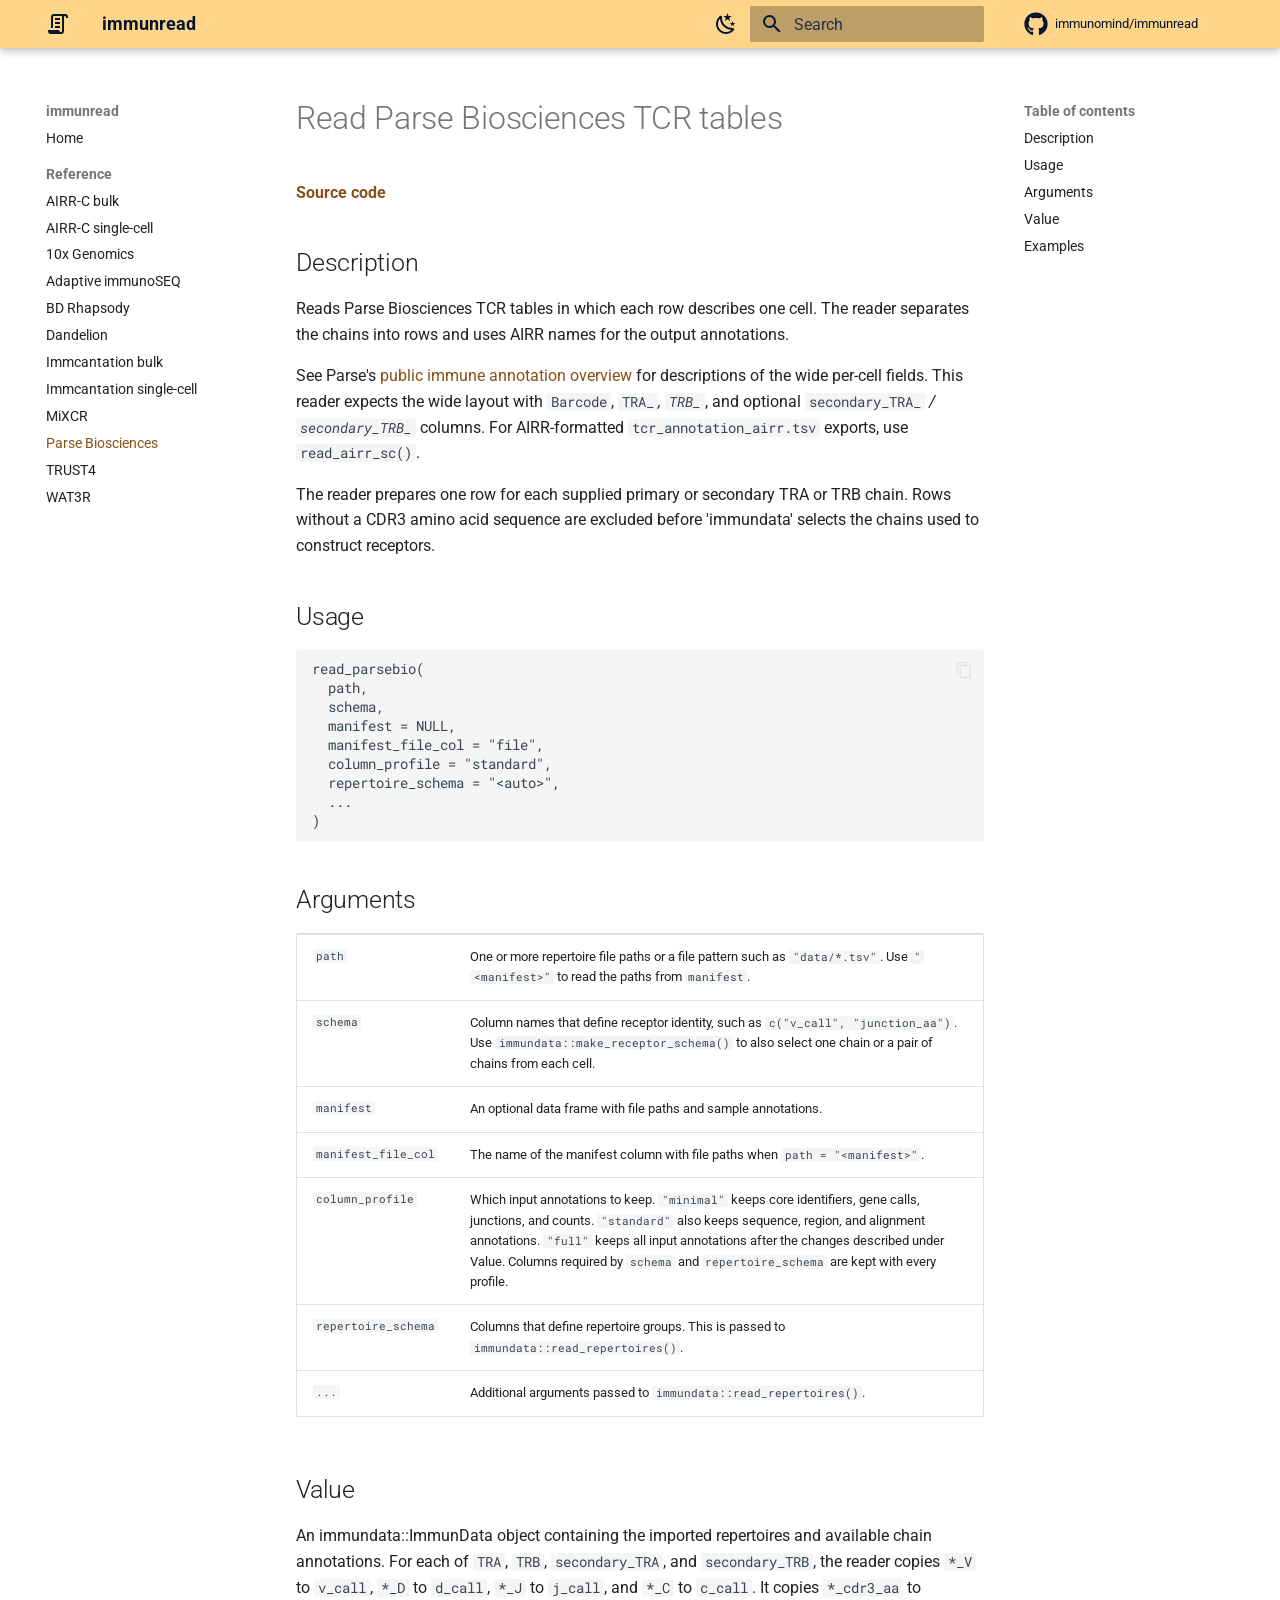
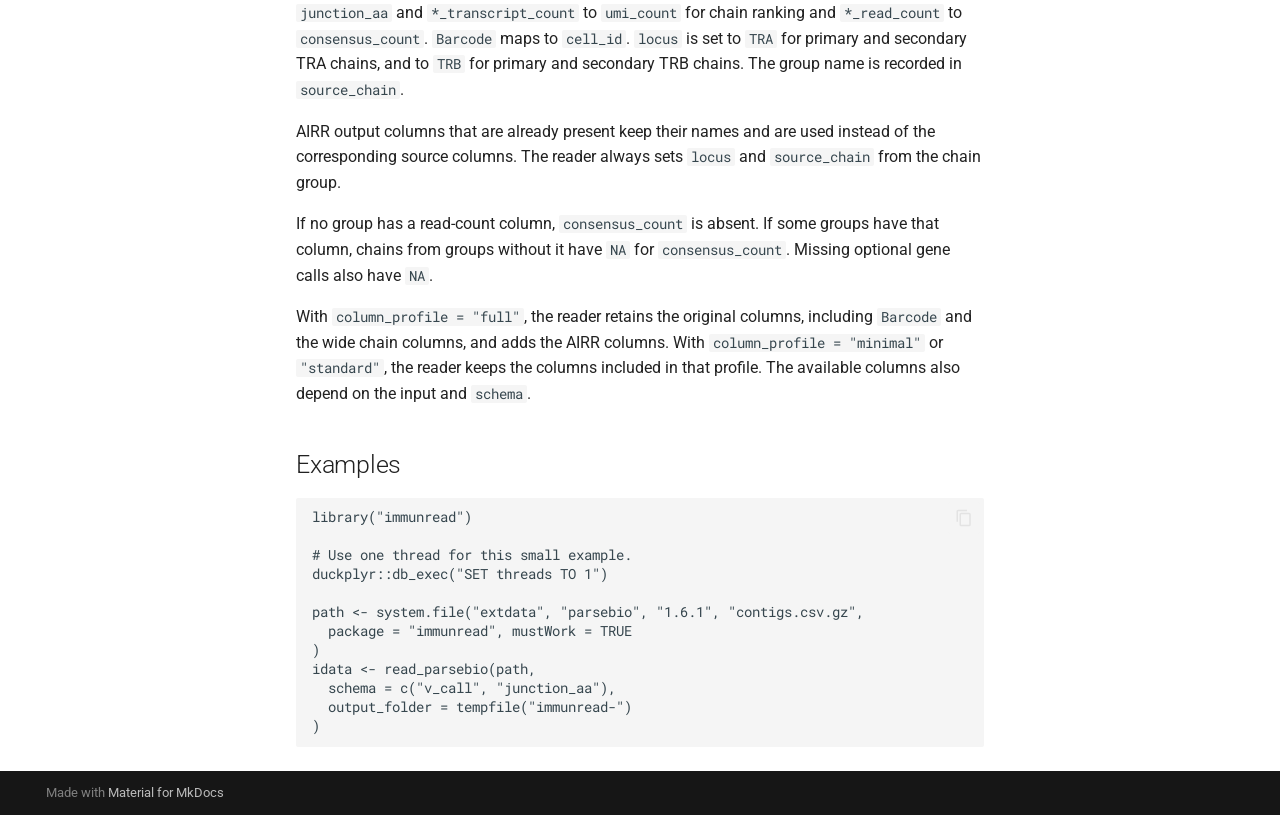
<file: man/read_parsebio.html>
<!doctype html>
<html lang="en" class="no-js">
  <head>
    
      <meta charset="utf-8">
      <meta name="viewport" content="width=device-width,initial-scale=1">
      
      
      
        <link rel="canonical" href="https://immunomind.github.io/immunread/man/read_parsebio.html">
      
      
        <link rel="prev" href="read_mixcr.html">
      
      
        <link rel="next" href="read_trust4.html">
      
      
        
      
      
      <link rel="icon" href="../assets/images/favicon.png">
      <meta name="generator" content="mkdocs-1.6.1, mkdocs-material-9.8.2">
    
    
      
        <title>Parse Biosciences - immunread</title>
      
    
    
      <link rel="stylesheet" href="../assets/stylesheets/main.57a0d79d.min.css">
      
        
        <link rel="stylesheet" href="../assets/stylesheets/palette.fb2fffe2.min.css">
      
      


    
    
      
    
    
      
        
        
        <link rel="preconnect" href="https://fonts.gstatic.com" crossorigin>
        <link rel="stylesheet" href="https://fonts.googleapis.com/css?family=Roboto:300,300i,400,400i,700,700i%7CRoboto+Mono:400,400i,700,700i&display=fallback">
        <style>:root{--md-text-font:"Roboto";--md-code-font:"Roboto Mono"}</style>
      
    
    
      <link rel="stylesheet" href="../assets/stylesheets/scroll.css">
    
    <script>__md_scope=new URL("..",location),__md_hash=e=>[...e].reduce(((e,_)=>(e<<5)-e+_.charCodeAt(0)),0),__md_get=(e,_=localStorage,t=__md_scope)=>JSON.parse(_.getItem(t.pathname+"."+e)),__md_set=(e,_,t=localStorage,a=__md_scope)=>{try{t.setItem(a.pathname+"."+e,JSON.stringify(_))}catch(e){}}</script>
    
      

    
    
  </head>
  
  
    
    
      
    
    
    
    
    <body dir="ltr" data-md-color-scheme="default" data-md-color-primary="custom" data-md-color-accent="custom">
  
    
    <input class="md-toggle" data-md-toggle="drawer" type="checkbox" id="__drawer" autocomplete="off">
    <input class="md-toggle" data-md-toggle="search" type="checkbox" id="__search" autocomplete="off">
    <label class="md-overlay" for="__drawer"></label>
    <div data-md-component="skip">
      
        
        <a href="#read-parse-biosciences-tcr-tables" class="md-skip">
          Skip to content
        </a>
      
    </div>
    <div data-md-component="announce">
      
    </div>
    
    
      

  

<header class="md-header md-header--shadow" data-md-component="header">
  <nav class="md-header__inner md-grid" aria-label="Header">
    <a href="../index.html" title="immunread" class="md-header__button md-logo" aria-label="immunread" data-md-component="logo">
      
  
  <svg xmlns="http://www.w3.org/2000/svg" viewBox="0 0 24 24"><path d="M15 20a1 1 0 0 0 1-1V4H8a1 1 0 0 0-1 1v11H5V5a3 3 0 0 1 3-3h11a3 3 0 0 1 3 3v1h-2V5a1 1 0 0 0-1-1 1 1 0 0 0-1 1v14a3 3 0 0 1-3 3H5a3 3 0 0 1-3-3v-1h11a2 2 0 0 0 2 2M9 6h5v2H9zm0 4h5v2H9zm0 4h5v2H9z"/></svg>

    </a>
    <label class="md-header__button md-icon" for="__drawer">
      
      <svg xmlns="http://www.w3.org/2000/svg" viewBox="0 0 24 24"><path d="M3 6h18v2H3zm0 5h18v2H3zm0 5h18v2H3z"/></svg>
    </label>
    <div class="md-header__title" data-md-component="header-title">
      <div class="md-header__ellipsis">
        <div class="md-header__topic">
          <span class="md-ellipsis">
            immunread
          </span>
        </div>
        <div class="md-header__topic" data-md-component="header-topic">
          <span class="md-ellipsis">
            
              Parse Biosciences
            
          </span>
        </div>
      </div>
    </div>
    
      
        <form class="md-header__option" data-md-component="palette">
  
    
    
    
    <input class="md-option" data-md-color-media="(prefers-color-scheme: light)" data-md-color-scheme="default" data-md-color-primary="custom" data-md-color-accent="custom"  aria-label="Switch to dark mode"  type="radio" name="__palette" id="__palette_0">
    
      <label class="md-header__button md-icon" title="Switch to dark mode" for="__palette_1" hidden>
        <svg xmlns="http://www.w3.org/2000/svg" viewBox="0 0 24 24"><path d="m17.75 4.09-2.53 1.94.91 3.06-2.63-1.81-2.63 1.81.91-3.06-2.53-1.94L12.44 4l1.06-3 1.06 3zm3.5 6.91-1.64 1.25.59 1.98-1.7-1.17-1.7 1.17.59-1.98L15.75 11l2.06-.05L18.5 9l.69 1.95zm-2.28 4.95c.83-.08 1.72 1.1 1.19 1.85-.32.45-.66.87-1.08 1.27C15.17 23 8.84 23 4.94 19.07c-3.91-3.9-3.91-10.24 0-14.14.4-.4.82-.76 1.27-1.08.75-.53 1.93.36 1.85 1.19-.27 2.86.69 5.83 2.89 8.02a9.96 9.96 0 0 0 8.02 2.89m-1.64 2.02a12.08 12.08 0 0 1-7.8-3.47c-2.17-2.19-3.33-5-3.49-7.82-2.81 3.14-2.7 7.96.31 10.98 3.02 3.01 7.84 3.12 10.98.31"/></svg>
      </label>
    
  
    
    
    
    <input class="md-option" data-md-color-media="(prefers-color-scheme: dark)" data-md-color-scheme="slate" data-md-color-primary="custom" data-md-color-accent="custom"  aria-label="Switch to light mode"  type="radio" name="__palette" id="__palette_1">
    
      <label class="md-header__button md-icon" title="Switch to light mode" for="__palette_0" hidden>
        <svg xmlns="http://www.w3.org/2000/svg" viewBox="0 0 24 24"><path d="M12 7a5 5 0 0 1 5 5 5 5 0 0 1-5 5 5 5 0 0 1-5-5 5 5 0 0 1 5-5m0 2a3 3 0 0 0-3 3 3 3 0 0 0 3 3 3 3 0 0 0 3-3 3 3 0 0 0-3-3m0-7 2.39 3.42C13.65 5.15 12.84 5 12 5s-1.65.15-2.39.42zM3.34 7l4.16-.35A7.2 7.2 0 0 0 5.94 8.5c-.44.74-.69 1.5-.83 2.29zm.02 10 1.76-3.77a7.131 7.131 0 0 0 2.38 4.14zM20.65 7l-1.77 3.79a7.02 7.02 0 0 0-2.38-4.15zm-.01 10-4.14.36c.59-.51 1.12-1.14 1.54-1.86.42-.73.69-1.5.83-2.29zM12 22l-2.41-3.44c.74.27 1.55.44 2.41.44.82 0 1.63-.17 2.37-.44z"/></svg>
      </label>
    
  
</form>
      
    
    
      <script>var palette=__md_get("__palette");if(palette&&palette.color){if("(prefers-color-scheme)"===palette.color.media){var media=matchMedia("(prefers-color-scheme: light)"),input=document.querySelector(media.matches?"[data-md-color-media='(prefers-color-scheme: light)']":"[data-md-color-media='(prefers-color-scheme: dark)']");palette.color.media=input.getAttribute("data-md-color-media"),palette.color.scheme=input.getAttribute("data-md-color-scheme"),palette.color.primary=input.getAttribute("data-md-color-primary"),palette.color.accent=input.getAttribute("data-md-color-accent")}for(var[key,value]of Object.entries(palette.color))document.body.setAttribute("data-md-color-"+key,value)}</script>
    
    
    
      
      
        <label class="md-header__button md-icon" for="__search">
          
          <svg xmlns="http://www.w3.org/2000/svg" viewBox="0 0 24 24"><path d="M9.5 3A6.5 6.5 0 0 1 16 9.5c0 1.61-.59 3.09-1.56 4.23l.27.27h.79l5 5-1.5 1.5-5-5v-.79l-.27-.27A6.52 6.52 0 0 1 9.5 16 6.5 6.5 0 0 1 3 9.5 6.5 6.5 0 0 1 9.5 3m0 2C7 5 5 7 5 9.5S7 14 9.5 14 14 12 14 9.5 12 5 9.5 5"/></svg>
        </label>
        <div class="md-search" data-md-component="search" role="dialog">
  <label class="md-search__overlay" for="__search"></label>
  <div class="md-search__inner" role="search">
    <form class="md-search__form" name="search">
      <input type="text" class="md-search__input" name="query" aria-label="Search" placeholder="Search" autocapitalize="off" autocorrect="off" autocomplete="off" spellcheck="false" data-md-component="search-query" required>
      <label class="md-search__icon md-icon" for="__search">
        
        <svg xmlns="http://www.w3.org/2000/svg" viewBox="0 0 24 24"><path d="M9.5 3A6.5 6.5 0 0 1 16 9.5c0 1.61-.59 3.09-1.56 4.23l.27.27h.79l5 5-1.5 1.5-5-5v-.79l-.27-.27A6.52 6.52 0 0 1 9.5 16 6.5 6.5 0 0 1 3 9.5 6.5 6.5 0 0 1 9.5 3m0 2C7 5 5 7 5 9.5S7 14 9.5 14 14 12 14 9.5 12 5 9.5 5"/></svg>
        
        <svg xmlns="http://www.w3.org/2000/svg" viewBox="0 0 24 24"><path d="M20 11v2H8l5.5 5.5-1.42 1.42L4.16 12l7.92-7.92L13.5 5.5 8 11z"/></svg>
      </label>
      <nav class="md-search__options" aria-label="Search">
        
        <button type="reset" class="md-search__icon md-icon" title="Clear" aria-label="Clear" tabindex="-1">
          
          <svg xmlns="http://www.w3.org/2000/svg" viewBox="0 0 24 24"><path d="M19 6.41 17.59 5 12 10.59 6.41 5 5 6.41 10.59 12 5 17.59 6.41 19 12 13.41 17.59 19 19 17.59 13.41 12z"/></svg>
        </button>
      </nav>
      
    </form>
    <div class="md-search__output">
      <div class="md-search__scrollwrap" tabindex="0" data-md-scrollfix>
        <div class="md-search-result" data-md-component="search-result">
          <div class="md-search-result__meta">
            Initializing search
          </div>
          <ol class="md-search-result__list" role="presentation"></ol>
        </div>
      </div>
    </div>
  </div>
</div>
      
    
    
      <div class="md-header__source">
        <a href="https://github.com/immunomind/immunread" title="Go to repository" class="md-source" data-md-component="source">
  <div class="md-source__icon md-icon">
    
    <svg xmlns="http://www.w3.org/2000/svg" viewBox="0 0 512 512"><!--! Font Awesome Free 7.1.0 by @fontawesome - https://fontawesome.com License - https://fontawesome.com/license/free (Icons: CC BY 4.0, Fonts: SIL OFL 1.1, Code: MIT License) Copyright 2025 Fonticons, Inc.--><path d="M173.9 397.4c0 2-2.3 3.6-5.2 3.6-3.3.3-5.6-1.3-5.6-3.6 0-2 2.3-3.6 5.2-3.6 3-.3 5.6 1.3 5.6 3.6m-31.1-4.5c-.7 2 1.3 4.3 4.3 4.9 2.6 1 5.6 0 6.2-2s-1.3-4.3-4.3-5.2c-2.6-.7-5.5.3-6.2 2.3m44.2-1.7c-2.9.7-4.9 2.6-4.6 4.9.3 2 2.9 3.3 5.9 2.6 2.9-.7 4.9-2.6 4.6-4.6-.3-1.9-3-3.2-5.9-2.9M252.8 8C114.1 8 8 113.3 8 252c0 110.9 69.8 205.8 169.5 239.2 12.8 2.3 17.3-5.6 17.3-12.1 0-6.2-.3-40.4-.3-61.4 0 0-70 15-84.7-29.8 0 0-11.4-29.1-27.8-36.6 0 0-22.9-15.7 1.6-15.4 0 0 24.9 2 38.6 25.8 21.9 38.6 58.6 27.5 72.9 20.9 2.3-16 8.8-27.1 16-33.7-55.9-6.2-112.3-14.3-112.3-110.5 0-27.5 7.6-41.3 23.6-58.9-2.6-6.5-11.1-33.3 2.6-67.9 20.9-6.5 69 27 69 27 20-5.6 41.5-8.5 62.8-8.5s42.8 2.9 62.8 8.5c0 0 48.1-33.6 69-27 13.7 34.7 5.2 61.4 2.6 67.9 16 17.7 25.8 31.5 25.8 58.9 0 96.5-58.9 104.2-114.8 110.5 9.2 7.9 17 22.9 17 46.4 0 33.7-.3 75.4-.3 83.6 0 6.5 4.6 14.4 17.3 12.1C436.2 457.8 504 362.9 504 252 504 113.3 391.5 8 252.8 8M105.2 352.9c-1.3 1-1 3.3.7 5.2 1.6 1.6 3.9 2.3 5.2 1 1.3-1 1-3.3-.7-5.2-1.6-1.6-3.9-2.3-5.2-1m-10.8-8.1c-.7 1.3.3 2.9 2.3 3.9 1.6 1 3.6.7 4.3-.7.7-1.3-.3-2.9-2.3-3.9-2-.6-3.6-.3-4.3.7m32.4 35.6c-1.6 1.3-1 4.3 1.3 6.2 2.3 2.3 5.2 2.6 6.5 1 1.3-1.3.7-4.3-1.3-6.2-2.2-2.3-5.2-2.6-6.5-1m-11.4-14.7c-1.6 1-1.6 3.6 0 5.9s4.3 3.3 5.6 2.3c1.6-1.3 1.6-3.9 0-6.2-1.4-2.3-4-3.3-5.6-2"/></svg>
  </div>
  <div class="md-source__repository">
    immunomind/immunread
  </div>
</a>
      </div>
    
  </nav>
  
</header>
    
    <div class="md-container" data-md-component="container">
      
      
        
          
        
      
      <main class="md-main" data-md-component="main">
        <div class="md-main__inner md-grid">
          
            
              
              <div class="md-sidebar md-sidebar--primary" data-md-component="sidebar" data-md-type="navigation" >
                <div class="md-sidebar__scrollwrap">
                  <div class="md-sidebar__inner">
                    



<nav class="md-nav md-nav--primary" aria-label="Navigation" data-md-level="0">
  <label class="md-nav__title" for="__drawer">
    <a href="../index.html" title="immunread" class="md-nav__button md-logo" aria-label="immunread" data-md-component="logo">
      
  
  <svg xmlns="http://www.w3.org/2000/svg" viewBox="0 0 24 24"><path d="M15 20a1 1 0 0 0 1-1V4H8a1 1 0 0 0-1 1v11H5V5a3 3 0 0 1 3-3h11a3 3 0 0 1 3 3v1h-2V5a1 1 0 0 0-1-1 1 1 0 0 0-1 1v14a3 3 0 0 1-3 3H5a3 3 0 0 1-3-3v-1h11a2 2 0 0 0 2 2M9 6h5v2H9zm0 4h5v2H9zm0 4h5v2H9z"/></svg>

    </a>
    immunread
  </label>
  
    <div class="md-nav__source">
      <a href="https://github.com/immunomind/immunread" title="Go to repository" class="md-source" data-md-component="source">
  <div class="md-source__icon md-icon">
    
    <svg xmlns="http://www.w3.org/2000/svg" viewBox="0 0 512 512"><!--! Font Awesome Free 7.1.0 by @fontawesome - https://fontawesome.com License - https://fontawesome.com/license/free (Icons: CC BY 4.0, Fonts: SIL OFL 1.1, Code: MIT License) Copyright 2025 Fonticons, Inc.--><path d="M173.9 397.4c0 2-2.3 3.6-5.2 3.6-3.3.3-5.6-1.3-5.6-3.6 0-2 2.3-3.6 5.2-3.6 3-.3 5.6 1.3 5.6 3.6m-31.1-4.5c-.7 2 1.3 4.3 4.3 4.9 2.6 1 5.6 0 6.2-2s-1.3-4.3-4.3-5.2c-2.6-.7-5.5.3-6.2 2.3m44.2-1.7c-2.9.7-4.9 2.6-4.6 4.9.3 2 2.9 3.3 5.9 2.6 2.9-.7 4.9-2.6 4.6-4.6-.3-1.9-3-3.2-5.9-2.9M252.8 8C114.1 8 8 113.3 8 252c0 110.9 69.8 205.8 169.5 239.2 12.8 2.3 17.3-5.6 17.3-12.1 0-6.2-.3-40.4-.3-61.4 0 0-70 15-84.7-29.8 0 0-11.4-29.1-27.8-36.6 0 0-22.9-15.7 1.6-15.4 0 0 24.9 2 38.6 25.8 21.9 38.6 58.6 27.5 72.9 20.9 2.3-16 8.8-27.1 16-33.7-55.9-6.2-112.3-14.3-112.3-110.5 0-27.5 7.6-41.3 23.6-58.9-2.6-6.5-11.1-33.3 2.6-67.9 20.9-6.5 69 27 69 27 20-5.6 41.5-8.5 62.8-8.5s42.8 2.9 62.8 8.5c0 0 48.1-33.6 69-27 13.7 34.7 5.2 61.4 2.6 67.9 16 17.7 25.8 31.5 25.8 58.9 0 96.5-58.9 104.2-114.8 110.5 9.2 7.9 17 22.9 17 46.4 0 33.7-.3 75.4-.3 83.6 0 6.5 4.6 14.4 17.3 12.1C436.2 457.8 504 362.9 504 252 504 113.3 391.5 8 252.8 8M105.2 352.9c-1.3 1-1 3.3.7 5.2 1.6 1.6 3.9 2.3 5.2 1 1.3-1 1-3.3-.7-5.2-1.6-1.6-3.9-2.3-5.2-1m-10.8-8.1c-.7 1.3.3 2.9 2.3 3.9 1.6 1 3.6.7 4.3-.7.7-1.3-.3-2.9-2.3-3.9-2-.6-3.6-.3-4.3.7m32.4 35.6c-1.6 1.3-1 4.3 1.3 6.2 2.3 2.3 5.2 2.6 6.5 1 1.3-1.3.7-4.3-1.3-6.2-2.2-2.3-5.2-2.6-6.5-1m-11.4-14.7c-1.6 1-1.6 3.6 0 5.9s4.3 3.3 5.6 2.3c1.6-1.3 1.6-3.9 0-6.2-1.4-2.3-4-3.3-5.6-2"/></svg>
  </div>
  <div class="md-source__repository">
    immunomind/immunread
  </div>
</a>
    </div>
  
  <ul class="md-nav__list" data-md-scrollfix>
    
      
      
  
  
  
  
    <li class="md-nav__item">
      <a href="../index.html" class="md-nav__link">
        
  
  
  <span class="md-ellipsis">
    
  
    Home
  

    
  </span>
  
  

      </a>
    </li>
  

    
      
      
  
  
    
  
  
  
    
    
    
    
      
        
        
      
    
    
    <li class="md-nav__item md-nav__item--active md-nav__item--section md-nav__item--nested">
      
        
        
        <input class="md-nav__toggle md-toggle " type="checkbox" id="__nav_2" checked>
        
          
          <label class="md-nav__link" for="__nav_2" id="__nav_2_label" tabindex="">
            
  
  
  <span class="md-ellipsis">
    
  
    Reference
  

    
  </span>
  
  

            <span class="md-nav__icon md-icon"></span>
          </label>
        
        <nav class="md-nav" data-md-level="1" aria-labelledby="__nav_2_label" aria-expanded="true">
          <label class="md-nav__title" for="__nav_2">
            <span class="md-nav__icon md-icon"></span>
            
  
    Reference
  

          </label>
          <ul class="md-nav__list" data-md-scrollfix>
            
              
                
  
  
  
  
    <li class="md-nav__item">
      <a href="read_airr_bulk.html" class="md-nav__link">
        
  
  
  <span class="md-ellipsis">
    
  
    AIRR-C bulk
  

    
  </span>
  
  

      </a>
    </li>
  

              
            
              
                
  
  
  
  
    <li class="md-nav__item">
      <a href="read_airr_sc.html" class="md-nav__link">
        
  
  
  <span class="md-ellipsis">
    
  
    AIRR-C single-cell
  

    
  </span>
  
  

      </a>
    </li>
  

              
            
              
                
  
  
  
  
    <li class="md-nav__item">
      <a href="read_10x.html" class="md-nav__link">
        
  
  
  <span class="md-ellipsis">
    
  
    10x Genomics
  

    
  </span>
  
  

      </a>
    </li>
  

              
            
              
                
  
  
  
  
    <li class="md-nav__item">
      <a href="read_adaptive.html" class="md-nav__link">
        
  
  
  <span class="md-ellipsis">
    
  
    Adaptive immunoSEQ
  

    
  </span>
  
  

      </a>
    </li>
  

              
            
              
                
  
  
  
  
    <li class="md-nav__item">
      <a href="read_bd.html" class="md-nav__link">
        
  
  
  <span class="md-ellipsis">
    
  
    BD Rhapsody
  

    
  </span>
  
  

      </a>
    </li>
  

              
            
              
                
  
  
  
  
    <li class="md-nav__item">
      <a href="read_dandelion.html" class="md-nav__link">
        
  
  
  <span class="md-ellipsis">
    
  
    Dandelion
  

    
  </span>
  
  

      </a>
    </li>
  

              
            
              
                
  
  
  
  
    <li class="md-nav__item">
      <a href="read_immcantation_bulk.html" class="md-nav__link">
        
  
  
  <span class="md-ellipsis">
    
  
    Immcantation bulk
  

    
  </span>
  
  

      </a>
    </li>
  

              
            
              
                
  
  
  
  
    <li class="md-nav__item">
      <a href="read_immcantation_sc.html" class="md-nav__link">
        
  
  
  <span class="md-ellipsis">
    
  
    Immcantation single-cell
  

    
  </span>
  
  

      </a>
    </li>
  

              
            
              
                
  
  
  
  
    <li class="md-nav__item">
      <a href="read_mixcr.html" class="md-nav__link">
        
  
  
  <span class="md-ellipsis">
    
  
    MiXCR
  

    
  </span>
  
  

      </a>
    </li>
  

              
            
              
                
  
  
    
  
  
  
    <li class="md-nav__item md-nav__item--active">
      
      <input class="md-nav__toggle md-toggle" type="checkbox" id="__toc">
      
      
        
      
      
        <label class="md-nav__link md-nav__link--active" for="__toc">
          
  
  
  <span class="md-ellipsis">
    
  
    Parse Biosciences
  

    
  </span>
  
  

          <span class="md-nav__icon md-icon"></span>
        </label>
      
      <a href="read_parsebio.html" class="md-nav__link md-nav__link--active">
        
  
  
  <span class="md-ellipsis">
    
  
    Parse Biosciences
  

    
  </span>
  
  

      </a>
      
        

<nav class="md-nav md-nav--secondary" aria-label="Table of contents">
  
  
  
    
  
  
    <label class="md-nav__title" for="__toc">
      <span class="md-nav__icon md-icon"></span>
      Table of contents
    </label>
    <ul class="md-nav__list" data-md-component="toc" data-md-scrollfix>
      
        <li class="md-nav__item">
  <a href="#description" class="md-nav__link">
    <span class="md-ellipsis">
      
        Description
      
    </span>
  </a>
  
</li>
      
        <li class="md-nav__item">
  <a href="#usage" class="md-nav__link">
    <span class="md-ellipsis">
      
        Usage
      
    </span>
  </a>
  
</li>
      
        <li class="md-nav__item">
  <a href="#arguments" class="md-nav__link">
    <span class="md-ellipsis">
      
        Arguments
      
    </span>
  </a>
  
</li>
      
        <li class="md-nav__item">
  <a href="#value" class="md-nav__link">
    <span class="md-ellipsis">
      
        Value
      
    </span>
  </a>
  
</li>
      
        <li class="md-nav__item">
  <a href="#examples" class="md-nav__link">
    <span class="md-ellipsis">
      
        Examples
      
    </span>
  </a>
  
</li>
      
    </ul>
  
</nav>
      
    </li>
  

              
            
              
                
  
  
  
  
    <li class="md-nav__item">
      <a href="read_trust4.html" class="md-nav__link">
        
  
  
  <span class="md-ellipsis">
    
  
    TRUST4
  

    
  </span>
  
  

      </a>
    </li>
  

              
            
              
                
  
  
  
  
    <li class="md-nav__item">
      <a href="read_wat3r.html" class="md-nav__link">
        
  
  
  <span class="md-ellipsis">
    
  
    WAT3R
  

    
  </span>
  
  

      </a>
    </li>
  

              
            
          </ul>
        </nav>
      
    </li>
  

    
  </ul>
</nav>
                  </div>
                </div>
              </div>
            
            
              
              <div class="md-sidebar md-sidebar--secondary" data-md-component="sidebar" data-md-type="toc" >
                <div class="md-sidebar__scrollwrap">
                  <div class="md-sidebar__inner">
                    

<nav class="md-nav md-nav--secondary" aria-label="Table of contents">
  
  
  
    
  
  
    <label class="md-nav__title" for="__toc">
      <span class="md-nav__icon md-icon"></span>
      Table of contents
    </label>
    <ul class="md-nav__list" data-md-component="toc" data-md-scrollfix>
      
        <li class="md-nav__item">
  <a href="#description" class="md-nav__link">
    <span class="md-ellipsis">
      
        Description
      
    </span>
  </a>
  
</li>
      
        <li class="md-nav__item">
  <a href="#usage" class="md-nav__link">
    <span class="md-ellipsis">
      
        Usage
      
    </span>
  </a>
  
</li>
      
        <li class="md-nav__item">
  <a href="#arguments" class="md-nav__link">
    <span class="md-ellipsis">
      
        Arguments
      
    </span>
  </a>
  
</li>
      
        <li class="md-nav__item">
  <a href="#value" class="md-nav__link">
    <span class="md-ellipsis">
      
        Value
      
    </span>
  </a>
  
</li>
      
        <li class="md-nav__item">
  <a href="#examples" class="md-nav__link">
    <span class="md-ellipsis">
      
        Examples
      
    </span>
  </a>
  
</li>
      
    </ul>
  
</nav>
                  </div>
                </div>
              </div>
            
          
          
            <div class="md-content" data-md-component="content">
              
              <article class="md-content__inner md-typeset">
                
                  


  
  


<h1 id="read-parse-biosciences-tcr-tables">Read Parse Biosciences TCR tables</h1>
<p><a href="https://github.com/immunomind/immunread/tree/main/R/read_parse.R#L53"><strong>Source code</strong></a></p>
<h2 id="description">Description</h2>
<p>Reads Parse Biosciences TCR tables in which each row describes one cell.
The reader separates the chains into rows and uses AIRR names for the
output annotations.</p>
<p>See Parse's
<a href="https://resources.parsebiosciences.com/support-suite/hc/en-us/articles/44260645430676-understanding-the-anndata-scanpy-object-that-is-downloadable-from-trailmaker-insights-module">public
immune annotation overview</a> for descriptions of the wide per-cell
fields. This reader expects the wide layout with <code>Barcode</code>,
<code style="white-space: pre;">TRA_<em></code>,
<code style="white-space: pre;">TRB_</em></code>, and optional
<code style="white-space: pre;">secondary_TRA_<em></code> /
<code style="white-space: pre;">secondary_TRB_</em></code> columns. For
AIRR-formatted <code>tcr_annotation_airr.tsv</code> exports, use
<code>read_airr_sc()</code>.</p>
<p>The reader prepares one row for each supplied primary or secondary TRA
or TRB chain. Rows without a CDR3 amino acid sequence are excluded
before 'immundata' selects the chains used to construct receptors.</p>
<h2 id="usage">Usage</h2>
<pre><code class='language-R'>read_parsebio(
  path,
  schema,
  manifest = NULL,
  manifest_file_col = "file",
  column_profile = "standard",
  repertoire_schema = "&lt;auto&gt;",
  ...
)
</code></pre>

<h2 id="arguments">Arguments</h2>
<table data-quarto-postprocess="true" role="presentation">
<tbody>
<tr>
<td
style="white-space: nowrap; font-family: monospace; vertical-align: top"><code
id="path">path</code></td>
<td>One or more repertoire file paths or a file pattern such as
<code>"data/*.tsv"</code>. Use <code>"&lt;manifest&gt;"</code> to read
the paths from <code>manifest</code>.</td>
</tr>
<tr>
<td
style="white-space: nowrap; font-family: monospace; vertical-align: top"><code
id="schema">schema</code></td>
<td>Column names that define receptor identity, such as
<code>c("v_call", "junction_aa")</code>. Use
<code>immundata::make_receptor_schema()</code> to also select one chain
or a pair of chains from each cell.</td>
</tr>
<tr>
<td
style="white-space: nowrap; font-family: monospace; vertical-align: top"><code
id="manifest">manifest</code></td>
<td>An optional data frame with file paths and sample annotations.</td>
</tr>
<tr>
<td
style="white-space: nowrap; font-family: monospace; vertical-align: top"><code
id="manifest_file_col">manifest_file_col</code></td>
<td>The name of the manifest column with file paths when
<code>path = "&lt;manifest&gt;"</code>.</td>
</tr>
<tr>
<td
style="white-space: nowrap; font-family: monospace; vertical-align: top"><code
id="column_profile">column_profile</code></td>
<td>Which input annotations to keep. <code>"minimal"</code> keeps core
identifiers, gene calls, junctions, and counts. <code>"standard"</code>
also keeps sequence, region, and alignment annotations.
<code>"full"</code> keeps all input annotations after the changes
described under Value. Columns required by <code>schema</code> and
<code>repertoire_schema</code> are kept with every profile.</td>
</tr>
<tr>
<td
style="white-space: nowrap; font-family: monospace; vertical-align: top"><code
id="repertoire_schema">repertoire_schema</code></td>
<td>Columns that define repertoire groups. This is passed to
<code>immundata::read_repertoires()</code>.</td>
</tr>
<tr>
<td
style="white-space: nowrap; font-family: monospace; vertical-align: top"><code
id="...">...</code></td>
<td>Additional arguments passed to
<code>immundata::read_repertoires()</code>.</td>
</tr>
</tbody>
</table>

<h2 id="value">Value</h2>
<p>An immundata::ImmunData object containing the imported repertoires and
available chain annotations. For each of <code>TRA</code>,
<code>TRB</code>, <code>secondary_TRA</code>, and
<code>secondary_TRB</code>, the reader copies
<code style="white-space: pre;">*_V</code> to <code>v_call</code>,
<code style="white-space: pre;">*_D</code> to <code>d_call</code>,
<code style="white-space: pre;">*_J</code> to <code>j_call</code>, and
<code style="white-space: pre;">*_C</code> to <code>c_call</code>. It
copies <code style="white-space: pre;">*_cdr3_aa</code> to
<code>junction_aa</code> and
<code style="white-space: pre;">*_transcript_count</code> to
<code>umi_count</code> for chain ranking and
<code style="white-space: pre;">*_read_count</code> to
<code>consensus_count</code>. <code>Barcode</code> maps to
<code>cell_id</code>. <code>locus</code> is set to <code>TRA</code> for
primary and secondary TRA chains, and to <code>TRB</code> for primary
and secondary TRB chains. The group name is recorded in
<code>source_chain</code>.</p>
<p>AIRR output columns that are already present keep their names and are
used instead of the corresponding source columns. The reader always sets
<code>locus</code> and <code>source_chain</code> from the chain group.</p>
<p>If no group has a read-count column, <code>consensus_count</code> is
absent. If some groups have that column, chains from groups without it
have <code>NA</code> for <code>consensus_count</code>. Missing optional
gene calls also have <code>NA</code>.</p>
<p>With <code>column_profile = "full"</code>, the reader retains the
original columns, including <code>Barcode</code> and the wide chain
columns, and adds the AIRR columns. With <code>column_profile =
"minimal"</code> or <code>"standard"</code>, the reader keeps the
columns included in that profile. The available columns also depend on
the input and <code>schema</code>.</p>
<h2 id="examples">Examples</h2>
<pre><code class="language-r">library(&quot;immunread&quot;)

# Use one thread for this small example.
duckplyr::db_exec(&quot;SET threads TO 1&quot;)

path &lt;- system.file(&quot;extdata&quot;, &quot;parsebio&quot;, &quot;1.6.1&quot;, &quot;contigs.csv.gz&quot;,
  package = &quot;immunread&quot;, mustWork = TRUE
)
idata &lt;- read_parsebio(path,
  schema = c(&quot;v_call&quot;, &quot;junction_aa&quot;),
  output_folder = tempfile(&quot;immunread-&quot;)
)
</code></pre>












                
              </article>
            </div>
          
          
<script>var target=document.getElementById(location.hash.slice(1));target&&target.name&&(target.checked=target.name.startsWith("__tabbed_"))</script>
        </div>
        
          <button type="button" class="md-top md-icon" data-md-component="top" hidden>
  
  <svg xmlns="http://www.w3.org/2000/svg" viewBox="0 0 24 24"><path d="M13 20h-2V8l-5.5 5.5-1.42-1.42L12 4.16l7.92 7.92-1.42 1.42L13 8z"/></svg>
  Back to top
</button>
        
      </main>
      
        <footer class="md-footer">
  
  <div class="md-footer-meta md-typeset">
    <div class="md-footer-meta__inner md-grid">
      <div class="md-copyright">
  
  
    Made with
    <a href="https://squidfunk.github.io/mkdocs-material/" target="_blank" rel="noopener">
      Material for MkDocs
    </a>
  
</div>
      
    </div>
  </div>
</footer>
      
    </div>
    <div class="md-dialog" data-md-component="dialog">
      <div class="md-dialog__inner md-typeset"></div>
    </div>
    
    
    
      
      
      <script id="__config" type="application/json">{"annotate": null, "base": "..", "features": ["navigation.sections", "navigation.top", "content.code.copy"], "search": "../assets/javascripts/workers/search.a7633da7.min.js", "tags": null, "translations": {"clipboard.copied": "Copied to clipboard", "clipboard.copy": "Copy to clipboard", "search.result.more.one": "1 more on this page", "search.result.more.other": "# more on this page", "search.result.none": "No matching documents", "search.result.one": "1 matching document", "search.result.other": "# matching documents", "search.result.placeholder": "Type to start searching", "search.result.term.missing": "Missing", "select.version": "Select version"}, "version": null}</script>
    
    
      <script src="../assets/javascripts/bundle.a5f9d56c.min.js"></script>
      
    
  </body>
</html>
</file>
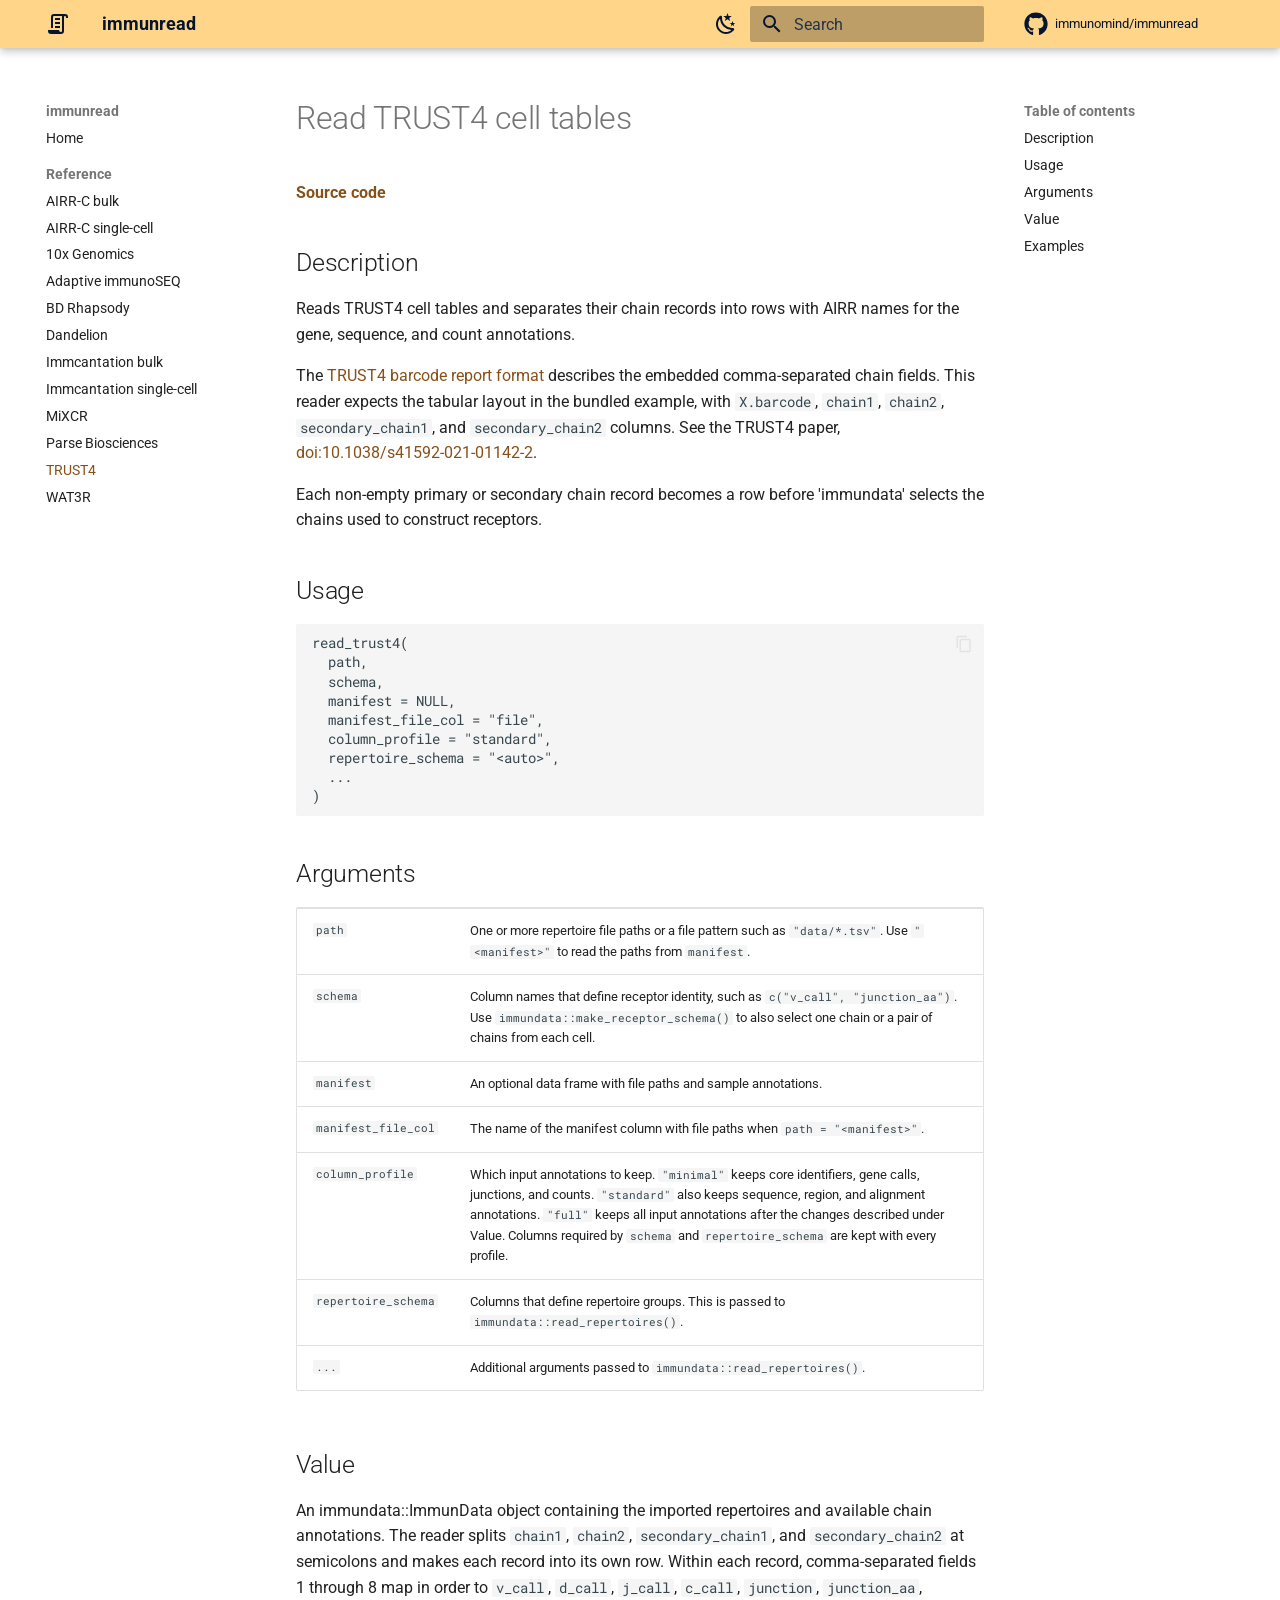
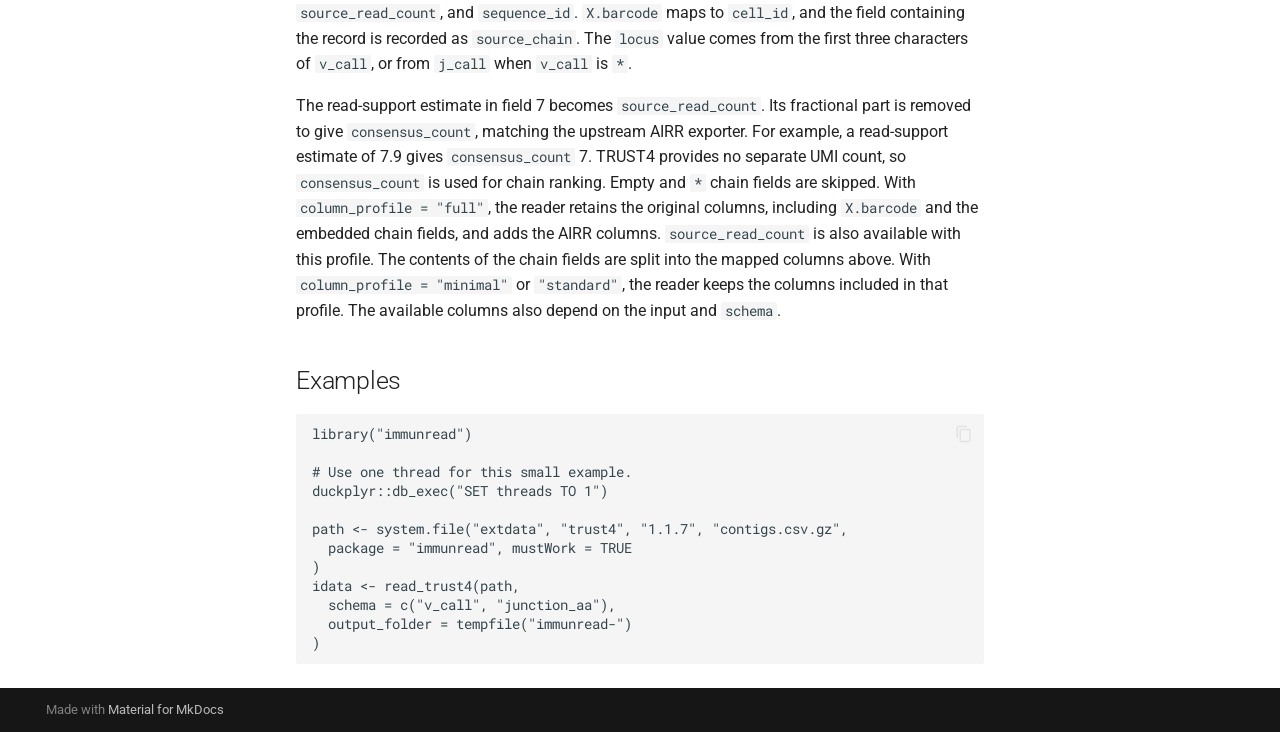
<file: man/read_trust4.html>
<!doctype html>
<html lang="en" class="no-js">
  <head>
    
      <meta charset="utf-8">
      <meta name="viewport" content="width=device-width,initial-scale=1">
      
      
      
        <link rel="canonical" href="https://immunomind.github.io/immunread/man/read_trust4.html">
      
      
        <link rel="prev" href="read_parsebio.html">
      
      
        <link rel="next" href="read_wat3r.html">
      
      
        
      
      
      <link rel="icon" href="../assets/images/favicon.png">
      <meta name="generator" content="mkdocs-1.6.1, mkdocs-material-9.8.2">
    
    
      
        <title>TRUST4 - immunread</title>
      
    
    
      <link rel="stylesheet" href="../assets/stylesheets/main.57a0d79d.min.css">
      
        
        <link rel="stylesheet" href="../assets/stylesheets/palette.fb2fffe2.min.css">
      
      


    
    
      
    
    
      
        
        
        <link rel="preconnect" href="https://fonts.gstatic.com" crossorigin>
        <link rel="stylesheet" href="https://fonts.googleapis.com/css?family=Roboto:300,300i,400,400i,700,700i%7CRoboto+Mono:400,400i,700,700i&display=fallback">
        <style>:root{--md-text-font:"Roboto";--md-code-font:"Roboto Mono"}</style>
      
    
    
      <link rel="stylesheet" href="../assets/stylesheets/scroll.css">
    
    <script>__md_scope=new URL("..",location),__md_hash=e=>[...e].reduce(((e,_)=>(e<<5)-e+_.charCodeAt(0)),0),__md_get=(e,_=localStorage,t=__md_scope)=>JSON.parse(_.getItem(t.pathname+"."+e)),__md_set=(e,_,t=localStorage,a=__md_scope)=>{try{t.setItem(a.pathname+"."+e,JSON.stringify(_))}catch(e){}}</script>
    
      

    
    
  </head>
  
  
    
    
      
    
    
    
    
    <body dir="ltr" data-md-color-scheme="default" data-md-color-primary="custom" data-md-color-accent="custom">
  
    
    <input class="md-toggle" data-md-toggle="drawer" type="checkbox" id="__drawer" autocomplete="off">
    <input class="md-toggle" data-md-toggle="search" type="checkbox" id="__search" autocomplete="off">
    <label class="md-overlay" for="__drawer"></label>
    <div data-md-component="skip">
      
        
        <a href="#read-trust4-cell-tables" class="md-skip">
          Skip to content
        </a>
      
    </div>
    <div data-md-component="announce">
      
    </div>
    
    
      

  

<header class="md-header md-header--shadow" data-md-component="header">
  <nav class="md-header__inner md-grid" aria-label="Header">
    <a href="../index.html" title="immunread" class="md-header__button md-logo" aria-label="immunread" data-md-component="logo">
      
  
  <svg xmlns="http://www.w3.org/2000/svg" viewBox="0 0 24 24"><path d="M15 20a1 1 0 0 0 1-1V4H8a1 1 0 0 0-1 1v11H5V5a3 3 0 0 1 3-3h11a3 3 0 0 1 3 3v1h-2V5a1 1 0 0 0-1-1 1 1 0 0 0-1 1v14a3 3 0 0 1-3 3H5a3 3 0 0 1-3-3v-1h11a2 2 0 0 0 2 2M9 6h5v2H9zm0 4h5v2H9zm0 4h5v2H9z"/></svg>

    </a>
    <label class="md-header__button md-icon" for="__drawer">
      
      <svg xmlns="http://www.w3.org/2000/svg" viewBox="0 0 24 24"><path d="M3 6h18v2H3zm0 5h18v2H3zm0 5h18v2H3z"/></svg>
    </label>
    <div class="md-header__title" data-md-component="header-title">
      <div class="md-header__ellipsis">
        <div class="md-header__topic">
          <span class="md-ellipsis">
            immunread
          </span>
        </div>
        <div class="md-header__topic" data-md-component="header-topic">
          <span class="md-ellipsis">
            
              TRUST4
            
          </span>
        </div>
      </div>
    </div>
    
      
        <form class="md-header__option" data-md-component="palette">
  
    
    
    
    <input class="md-option" data-md-color-media="(prefers-color-scheme: light)" data-md-color-scheme="default" data-md-color-primary="custom" data-md-color-accent="custom"  aria-label="Switch to dark mode"  type="radio" name="__palette" id="__palette_0">
    
      <label class="md-header__button md-icon" title="Switch to dark mode" for="__palette_1" hidden>
        <svg xmlns="http://www.w3.org/2000/svg" viewBox="0 0 24 24"><path d="m17.75 4.09-2.53 1.94.91 3.06-2.63-1.81-2.63 1.81.91-3.06-2.53-1.94L12.44 4l1.06-3 1.06 3zm3.5 6.91-1.64 1.25.59 1.98-1.7-1.17-1.7 1.17.59-1.98L15.75 11l2.06-.05L18.5 9l.69 1.95zm-2.28 4.95c.83-.08 1.72 1.1 1.19 1.85-.32.45-.66.87-1.08 1.27C15.17 23 8.84 23 4.94 19.07c-3.91-3.9-3.91-10.24 0-14.14.4-.4.82-.76 1.27-1.08.75-.53 1.93.36 1.85 1.19-.27 2.86.69 5.83 2.89 8.02a9.96 9.96 0 0 0 8.02 2.89m-1.64 2.02a12.08 12.08 0 0 1-7.8-3.47c-2.17-2.19-3.33-5-3.49-7.82-2.81 3.14-2.7 7.96.31 10.98 3.02 3.01 7.84 3.12 10.98.31"/></svg>
      </label>
    
  
    
    
    
    <input class="md-option" data-md-color-media="(prefers-color-scheme: dark)" data-md-color-scheme="slate" data-md-color-primary="custom" data-md-color-accent="custom"  aria-label="Switch to light mode"  type="radio" name="__palette" id="__palette_1">
    
      <label class="md-header__button md-icon" title="Switch to light mode" for="__palette_0" hidden>
        <svg xmlns="http://www.w3.org/2000/svg" viewBox="0 0 24 24"><path d="M12 7a5 5 0 0 1 5 5 5 5 0 0 1-5 5 5 5 0 0 1-5-5 5 5 0 0 1 5-5m0 2a3 3 0 0 0-3 3 3 3 0 0 0 3 3 3 3 0 0 0 3-3 3 3 0 0 0-3-3m0-7 2.39 3.42C13.65 5.15 12.84 5 12 5s-1.65.15-2.39.42zM3.34 7l4.16-.35A7.2 7.2 0 0 0 5.94 8.5c-.44.74-.69 1.5-.83 2.29zm.02 10 1.76-3.77a7.131 7.131 0 0 0 2.38 4.14zM20.65 7l-1.77 3.79a7.02 7.02 0 0 0-2.38-4.15zm-.01 10-4.14.36c.59-.51 1.12-1.14 1.54-1.86.42-.73.69-1.5.83-2.29zM12 22l-2.41-3.44c.74.27 1.55.44 2.41.44.82 0 1.63-.17 2.37-.44z"/></svg>
      </label>
    
  
</form>
      
    
    
      <script>var palette=__md_get("__palette");if(palette&&palette.color){if("(prefers-color-scheme)"===palette.color.media){var media=matchMedia("(prefers-color-scheme: light)"),input=document.querySelector(media.matches?"[data-md-color-media='(prefers-color-scheme: light)']":"[data-md-color-media='(prefers-color-scheme: dark)']");palette.color.media=input.getAttribute("data-md-color-media"),palette.color.scheme=input.getAttribute("data-md-color-scheme"),palette.color.primary=input.getAttribute("data-md-color-primary"),palette.color.accent=input.getAttribute("data-md-color-accent")}for(var[key,value]of Object.entries(palette.color))document.body.setAttribute("data-md-color-"+key,value)}</script>
    
    
    
      
      
        <label class="md-header__button md-icon" for="__search">
          
          <svg xmlns="http://www.w3.org/2000/svg" viewBox="0 0 24 24"><path d="M9.5 3A6.5 6.5 0 0 1 16 9.5c0 1.61-.59 3.09-1.56 4.23l.27.27h.79l5 5-1.5 1.5-5-5v-.79l-.27-.27A6.52 6.52 0 0 1 9.5 16 6.5 6.5 0 0 1 3 9.5 6.5 6.5 0 0 1 9.5 3m0 2C7 5 5 7 5 9.5S7 14 9.5 14 14 12 14 9.5 12 5 9.5 5"/></svg>
        </label>
        <div class="md-search" data-md-component="search" role="dialog">
  <label class="md-search__overlay" for="__search"></label>
  <div class="md-search__inner" role="search">
    <form class="md-search__form" name="search">
      <input type="text" class="md-search__input" name="query" aria-label="Search" placeholder="Search" autocapitalize="off" autocorrect="off" autocomplete="off" spellcheck="false" data-md-component="search-query" required>
      <label class="md-search__icon md-icon" for="__search">
        
        <svg xmlns="http://www.w3.org/2000/svg" viewBox="0 0 24 24"><path d="M9.5 3A6.5 6.5 0 0 1 16 9.5c0 1.61-.59 3.09-1.56 4.23l.27.27h.79l5 5-1.5 1.5-5-5v-.79l-.27-.27A6.52 6.52 0 0 1 9.5 16 6.5 6.5 0 0 1 3 9.5 6.5 6.5 0 0 1 9.5 3m0 2C7 5 5 7 5 9.5S7 14 9.5 14 14 12 14 9.5 12 5 9.5 5"/></svg>
        
        <svg xmlns="http://www.w3.org/2000/svg" viewBox="0 0 24 24"><path d="M20 11v2H8l5.5 5.5-1.42 1.42L4.16 12l7.92-7.92L13.5 5.5 8 11z"/></svg>
      </label>
      <nav class="md-search__options" aria-label="Search">
        
        <button type="reset" class="md-search__icon md-icon" title="Clear" aria-label="Clear" tabindex="-1">
          
          <svg xmlns="http://www.w3.org/2000/svg" viewBox="0 0 24 24"><path d="M19 6.41 17.59 5 12 10.59 6.41 5 5 6.41 10.59 12 5 17.59 6.41 19 12 13.41 17.59 19 19 17.59 13.41 12z"/></svg>
        </button>
      </nav>
      
    </form>
    <div class="md-search__output">
      <div class="md-search__scrollwrap" tabindex="0" data-md-scrollfix>
        <div class="md-search-result" data-md-component="search-result">
          <div class="md-search-result__meta">
            Initializing search
          </div>
          <ol class="md-search-result__list" role="presentation"></ol>
        </div>
      </div>
    </div>
  </div>
</div>
      
    
    
      <div class="md-header__source">
        <a href="https://github.com/immunomind/immunread" title="Go to repository" class="md-source" data-md-component="source">
  <div class="md-source__icon md-icon">
    
    <svg xmlns="http://www.w3.org/2000/svg" viewBox="0 0 512 512"><!--! Font Awesome Free 7.1.0 by @fontawesome - https://fontawesome.com License - https://fontawesome.com/license/free (Icons: CC BY 4.0, Fonts: SIL OFL 1.1, Code: MIT License) Copyright 2025 Fonticons, Inc.--><path d="M173.9 397.4c0 2-2.3 3.6-5.2 3.6-3.3.3-5.6-1.3-5.6-3.6 0-2 2.3-3.6 5.2-3.6 3-.3 5.6 1.3 5.6 3.6m-31.1-4.5c-.7 2 1.3 4.3 4.3 4.9 2.6 1 5.6 0 6.2-2s-1.3-4.3-4.3-5.2c-2.6-.7-5.5.3-6.2 2.3m44.2-1.7c-2.9.7-4.9 2.6-4.6 4.9.3 2 2.9 3.3 5.9 2.6 2.9-.7 4.9-2.6 4.6-4.6-.3-1.9-3-3.2-5.9-2.9M252.8 8C114.1 8 8 113.3 8 252c0 110.9 69.8 205.8 169.5 239.2 12.8 2.3 17.3-5.6 17.3-12.1 0-6.2-.3-40.4-.3-61.4 0 0-70 15-84.7-29.8 0 0-11.4-29.1-27.8-36.6 0 0-22.9-15.7 1.6-15.4 0 0 24.9 2 38.6 25.8 21.9 38.6 58.6 27.5 72.9 20.9 2.3-16 8.8-27.1 16-33.7-55.9-6.2-112.3-14.3-112.3-110.5 0-27.5 7.6-41.3 23.6-58.9-2.6-6.5-11.1-33.3 2.6-67.9 20.9-6.5 69 27 69 27 20-5.6 41.5-8.5 62.8-8.5s42.8 2.9 62.8 8.5c0 0 48.1-33.6 69-27 13.7 34.7 5.2 61.4 2.6 67.9 16 17.7 25.8 31.5 25.8 58.9 0 96.5-58.9 104.2-114.8 110.5 9.2 7.9 17 22.9 17 46.4 0 33.7-.3 75.4-.3 83.6 0 6.5 4.6 14.4 17.3 12.1C436.2 457.8 504 362.9 504 252 504 113.3 391.5 8 252.8 8M105.2 352.9c-1.3 1-1 3.3.7 5.2 1.6 1.6 3.9 2.3 5.2 1 1.3-1 1-3.3-.7-5.2-1.6-1.6-3.9-2.3-5.2-1m-10.8-8.1c-.7 1.3.3 2.9 2.3 3.9 1.6 1 3.6.7 4.3-.7.7-1.3-.3-2.9-2.3-3.9-2-.6-3.6-.3-4.3.7m32.4 35.6c-1.6 1.3-1 4.3 1.3 6.2 2.3 2.3 5.2 2.6 6.5 1 1.3-1.3.7-4.3-1.3-6.2-2.2-2.3-5.2-2.6-6.5-1m-11.4-14.7c-1.6 1-1.6 3.6 0 5.9s4.3 3.3 5.6 2.3c1.6-1.3 1.6-3.9 0-6.2-1.4-2.3-4-3.3-5.6-2"/></svg>
  </div>
  <div class="md-source__repository">
    immunomind/immunread
  </div>
</a>
      </div>
    
  </nav>
  
</header>
    
    <div class="md-container" data-md-component="container">
      
      
        
          
        
      
      <main class="md-main" data-md-component="main">
        <div class="md-main__inner md-grid">
          
            
              
              <div class="md-sidebar md-sidebar--primary" data-md-component="sidebar" data-md-type="navigation" >
                <div class="md-sidebar__scrollwrap">
                  <div class="md-sidebar__inner">
                    



<nav class="md-nav md-nav--primary" aria-label="Navigation" data-md-level="0">
  <label class="md-nav__title" for="__drawer">
    <a href="../index.html" title="immunread" class="md-nav__button md-logo" aria-label="immunread" data-md-component="logo">
      
  
  <svg xmlns="http://www.w3.org/2000/svg" viewBox="0 0 24 24"><path d="M15 20a1 1 0 0 0 1-1V4H8a1 1 0 0 0-1 1v11H5V5a3 3 0 0 1 3-3h11a3 3 0 0 1 3 3v1h-2V5a1 1 0 0 0-1-1 1 1 0 0 0-1 1v14a3 3 0 0 1-3 3H5a3 3 0 0 1-3-3v-1h11a2 2 0 0 0 2 2M9 6h5v2H9zm0 4h5v2H9zm0 4h5v2H9z"/></svg>

    </a>
    immunread
  </label>
  
    <div class="md-nav__source">
      <a href="https://github.com/immunomind/immunread" title="Go to repository" class="md-source" data-md-component="source">
  <div class="md-source__icon md-icon">
    
    <svg xmlns="http://www.w3.org/2000/svg" viewBox="0 0 512 512"><!--! Font Awesome Free 7.1.0 by @fontawesome - https://fontawesome.com License - https://fontawesome.com/license/free (Icons: CC BY 4.0, Fonts: SIL OFL 1.1, Code: MIT License) Copyright 2025 Fonticons, Inc.--><path d="M173.9 397.4c0 2-2.3 3.6-5.2 3.6-3.3.3-5.6-1.3-5.6-3.6 0-2 2.3-3.6 5.2-3.6 3-.3 5.6 1.3 5.6 3.6m-31.1-4.5c-.7 2 1.3 4.3 4.3 4.9 2.6 1 5.6 0 6.2-2s-1.3-4.3-4.3-5.2c-2.6-.7-5.5.3-6.2 2.3m44.2-1.7c-2.9.7-4.9 2.6-4.6 4.9.3 2 2.9 3.3 5.9 2.6 2.9-.7 4.9-2.6 4.6-4.6-.3-1.9-3-3.2-5.9-2.9M252.8 8C114.1 8 8 113.3 8 252c0 110.9 69.8 205.8 169.5 239.2 12.8 2.3 17.3-5.6 17.3-12.1 0-6.2-.3-40.4-.3-61.4 0 0-70 15-84.7-29.8 0 0-11.4-29.1-27.8-36.6 0 0-22.9-15.7 1.6-15.4 0 0 24.9 2 38.6 25.8 21.9 38.6 58.6 27.5 72.9 20.9 2.3-16 8.8-27.1 16-33.7-55.9-6.2-112.3-14.3-112.3-110.5 0-27.5 7.6-41.3 23.6-58.9-2.6-6.5-11.1-33.3 2.6-67.9 20.9-6.5 69 27 69 27 20-5.6 41.5-8.5 62.8-8.5s42.8 2.9 62.8 8.5c0 0 48.1-33.6 69-27 13.7 34.7 5.2 61.4 2.6 67.9 16 17.7 25.8 31.5 25.8 58.9 0 96.5-58.9 104.2-114.8 110.5 9.2 7.9 17 22.9 17 46.4 0 33.7-.3 75.4-.3 83.6 0 6.5 4.6 14.4 17.3 12.1C436.2 457.8 504 362.9 504 252 504 113.3 391.5 8 252.8 8M105.2 352.9c-1.3 1-1 3.3.7 5.2 1.6 1.6 3.9 2.3 5.2 1 1.3-1 1-3.3-.7-5.2-1.6-1.6-3.9-2.3-5.2-1m-10.8-8.1c-.7 1.3.3 2.9 2.3 3.9 1.6 1 3.6.7 4.3-.7.7-1.3-.3-2.9-2.3-3.9-2-.6-3.6-.3-4.3.7m32.4 35.6c-1.6 1.3-1 4.3 1.3 6.2 2.3 2.3 5.2 2.6 6.5 1 1.3-1.3.7-4.3-1.3-6.2-2.2-2.3-5.2-2.6-6.5-1m-11.4-14.7c-1.6 1-1.6 3.6 0 5.9s4.3 3.3 5.6 2.3c1.6-1.3 1.6-3.9 0-6.2-1.4-2.3-4-3.3-5.6-2"/></svg>
  </div>
  <div class="md-source__repository">
    immunomind/immunread
  </div>
</a>
    </div>
  
  <ul class="md-nav__list" data-md-scrollfix>
    
      
      
  
  
  
  
    <li class="md-nav__item">
      <a href="../index.html" class="md-nav__link">
        
  
  
  <span class="md-ellipsis">
    
  
    Home
  

    
  </span>
  
  

      </a>
    </li>
  

    
      
      
  
  
    
  
  
  
    
    
    
    
      
        
        
      
    
    
    <li class="md-nav__item md-nav__item--active md-nav__item--section md-nav__item--nested">
      
        
        
        <input class="md-nav__toggle md-toggle " type="checkbox" id="__nav_2" checked>
        
          
          <label class="md-nav__link" for="__nav_2" id="__nav_2_label" tabindex="">
            
  
  
  <span class="md-ellipsis">
    
  
    Reference
  

    
  </span>
  
  

            <span class="md-nav__icon md-icon"></span>
          </label>
        
        <nav class="md-nav" data-md-level="1" aria-labelledby="__nav_2_label" aria-expanded="true">
          <label class="md-nav__title" for="__nav_2">
            <span class="md-nav__icon md-icon"></span>
            
  
    Reference
  

          </label>
          <ul class="md-nav__list" data-md-scrollfix>
            
              
                
  
  
  
  
    <li class="md-nav__item">
      <a href="read_airr_bulk.html" class="md-nav__link">
        
  
  
  <span class="md-ellipsis">
    
  
    AIRR-C bulk
  

    
  </span>
  
  

      </a>
    </li>
  

              
            
              
                
  
  
  
  
    <li class="md-nav__item">
      <a href="read_airr_sc.html" class="md-nav__link">
        
  
  
  <span class="md-ellipsis">
    
  
    AIRR-C single-cell
  

    
  </span>
  
  

      </a>
    </li>
  

              
            
              
                
  
  
  
  
    <li class="md-nav__item">
      <a href="read_10x.html" class="md-nav__link">
        
  
  
  <span class="md-ellipsis">
    
  
    10x Genomics
  

    
  </span>
  
  

      </a>
    </li>
  

              
            
              
                
  
  
  
  
    <li class="md-nav__item">
      <a href="read_adaptive.html" class="md-nav__link">
        
  
  
  <span class="md-ellipsis">
    
  
    Adaptive immunoSEQ
  

    
  </span>
  
  

      </a>
    </li>
  

              
            
              
                
  
  
  
  
    <li class="md-nav__item">
      <a href="read_bd.html" class="md-nav__link">
        
  
  
  <span class="md-ellipsis">
    
  
    BD Rhapsody
  

    
  </span>
  
  

      </a>
    </li>
  

              
            
              
                
  
  
  
  
    <li class="md-nav__item">
      <a href="read_dandelion.html" class="md-nav__link">
        
  
  
  <span class="md-ellipsis">
    
  
    Dandelion
  

    
  </span>
  
  

      </a>
    </li>
  

              
            
              
                
  
  
  
  
    <li class="md-nav__item">
      <a href="read_immcantation_bulk.html" class="md-nav__link">
        
  
  
  <span class="md-ellipsis">
    
  
    Immcantation bulk
  

    
  </span>
  
  

      </a>
    </li>
  

              
            
              
                
  
  
  
  
    <li class="md-nav__item">
      <a href="read_immcantation_sc.html" class="md-nav__link">
        
  
  
  <span class="md-ellipsis">
    
  
    Immcantation single-cell
  

    
  </span>
  
  

      </a>
    </li>
  

              
            
              
                
  
  
  
  
    <li class="md-nav__item">
      <a href="read_mixcr.html" class="md-nav__link">
        
  
  
  <span class="md-ellipsis">
    
  
    MiXCR
  

    
  </span>
  
  

      </a>
    </li>
  

              
            
              
                
  
  
  
  
    <li class="md-nav__item">
      <a href="read_parsebio.html" class="md-nav__link">
        
  
  
  <span class="md-ellipsis">
    
  
    Parse Biosciences
  

    
  </span>
  
  

      </a>
    </li>
  

              
            
              
                
  
  
    
  
  
  
    <li class="md-nav__item md-nav__item--active">
      
      <input class="md-nav__toggle md-toggle" type="checkbox" id="__toc">
      
      
        
      
      
        <label class="md-nav__link md-nav__link--active" for="__toc">
          
  
  
  <span class="md-ellipsis">
    
  
    TRUST4
  

    
  </span>
  
  

          <span class="md-nav__icon md-icon"></span>
        </label>
      
      <a href="read_trust4.html" class="md-nav__link md-nav__link--active">
        
  
  
  <span class="md-ellipsis">
    
  
    TRUST4
  

    
  </span>
  
  

      </a>
      
        

<nav class="md-nav md-nav--secondary" aria-label="Table of contents">
  
  
  
    
  
  
    <label class="md-nav__title" for="__toc">
      <span class="md-nav__icon md-icon"></span>
      Table of contents
    </label>
    <ul class="md-nav__list" data-md-component="toc" data-md-scrollfix>
      
        <li class="md-nav__item">
  <a href="#description" class="md-nav__link">
    <span class="md-ellipsis">
      
        Description
      
    </span>
  </a>
  
</li>
      
        <li class="md-nav__item">
  <a href="#usage" class="md-nav__link">
    <span class="md-ellipsis">
      
        Usage
      
    </span>
  </a>
  
</li>
      
        <li class="md-nav__item">
  <a href="#arguments" class="md-nav__link">
    <span class="md-ellipsis">
      
        Arguments
      
    </span>
  </a>
  
</li>
      
        <li class="md-nav__item">
  <a href="#value" class="md-nav__link">
    <span class="md-ellipsis">
      
        Value
      
    </span>
  </a>
  
</li>
      
        <li class="md-nav__item">
  <a href="#examples" class="md-nav__link">
    <span class="md-ellipsis">
      
        Examples
      
    </span>
  </a>
  
</li>
      
    </ul>
  
</nav>
      
    </li>
  

              
            
              
                
  
  
  
  
    <li class="md-nav__item">
      <a href="read_wat3r.html" class="md-nav__link">
        
  
  
  <span class="md-ellipsis">
    
  
    WAT3R
  

    
  </span>
  
  

      </a>
    </li>
  

              
            
          </ul>
        </nav>
      
    </li>
  

    
  </ul>
</nav>
                  </div>
                </div>
              </div>
            
            
              
              <div class="md-sidebar md-sidebar--secondary" data-md-component="sidebar" data-md-type="toc" >
                <div class="md-sidebar__scrollwrap">
                  <div class="md-sidebar__inner">
                    

<nav class="md-nav md-nav--secondary" aria-label="Table of contents">
  
  
  
    
  
  
    <label class="md-nav__title" for="__toc">
      <span class="md-nav__icon md-icon"></span>
      Table of contents
    </label>
    <ul class="md-nav__list" data-md-component="toc" data-md-scrollfix>
      
        <li class="md-nav__item">
  <a href="#description" class="md-nav__link">
    <span class="md-ellipsis">
      
        Description
      
    </span>
  </a>
  
</li>
      
        <li class="md-nav__item">
  <a href="#usage" class="md-nav__link">
    <span class="md-ellipsis">
      
        Usage
      
    </span>
  </a>
  
</li>
      
        <li class="md-nav__item">
  <a href="#arguments" class="md-nav__link">
    <span class="md-ellipsis">
      
        Arguments
      
    </span>
  </a>
  
</li>
      
        <li class="md-nav__item">
  <a href="#value" class="md-nav__link">
    <span class="md-ellipsis">
      
        Value
      
    </span>
  </a>
  
</li>
      
        <li class="md-nav__item">
  <a href="#examples" class="md-nav__link">
    <span class="md-ellipsis">
      
        Examples
      
    </span>
  </a>
  
</li>
      
    </ul>
  
</nav>
                  </div>
                </div>
              </div>
            
          
          
            <div class="md-content" data-md-component="content">
              
              <article class="md-content__inner md-typeset">
                
                  


  
  


<h1 id="read-trust4-cell-tables">Read TRUST4 cell tables</h1>
<p><a href="https://github.com/immunomind/immunread/tree/main/R/read_trust4.R#L49"><strong>Source code</strong></a></p>
<h2 id="description">Description</h2>
<p>Reads TRUST4 cell tables and separates their chain records into rows
with AIRR names for the gene, sequence, and count annotations.</p>
<p>The
<a href="https://github.com/liulab-dfci/TRUST4#10x-genomics-data-and-barcode-based-single-cell-data">TRUST4
barcode report format</a> describes the embedded comma-separated chain
fields. This reader expects the tabular layout in the bundled example,
with <code>X.barcode</code>, <code>chain1</code>, <code>chain2</code>,
<code>secondary_chain1</code>, and <code>secondary_chain2</code>
columns. See the TRUST4 paper,
<a href="https://doi.org/10.1038/s41592-021-01142-2">doi:10.1038/s41592-021-01142-2</a>.</p>
<p>Each non-empty primary or secondary chain record becomes a row before
'immundata' selects the chains used to construct receptors.</p>
<h2 id="usage">Usage</h2>
<pre><code class='language-R'>read_trust4(
  path,
  schema,
  manifest = NULL,
  manifest_file_col = "file",
  column_profile = "standard",
  repertoire_schema = "&lt;auto&gt;",
  ...
)
</code></pre>

<h2 id="arguments">Arguments</h2>
<table data-quarto-postprocess="true" role="presentation">
<tbody>
<tr>
<td
style="white-space: nowrap; font-family: monospace; vertical-align: top"><code
id="path">path</code></td>
<td>One or more repertoire file paths or a file pattern such as
<code>"data/*.tsv"</code>. Use <code>"&lt;manifest&gt;"</code> to read
the paths from <code>manifest</code>.</td>
</tr>
<tr>
<td
style="white-space: nowrap; font-family: monospace; vertical-align: top"><code
id="schema">schema</code></td>
<td>Column names that define receptor identity, such as
<code>c("v_call", "junction_aa")</code>. Use
<code>immundata::make_receptor_schema()</code> to also select one chain
or a pair of chains from each cell.</td>
</tr>
<tr>
<td
style="white-space: nowrap; font-family: monospace; vertical-align: top"><code
id="manifest">manifest</code></td>
<td>An optional data frame with file paths and sample annotations.</td>
</tr>
<tr>
<td
style="white-space: nowrap; font-family: monospace; vertical-align: top"><code
id="manifest_file_col">manifest_file_col</code></td>
<td>The name of the manifest column with file paths when
<code>path = "&lt;manifest&gt;"</code>.</td>
</tr>
<tr>
<td
style="white-space: nowrap; font-family: monospace; vertical-align: top"><code
id="column_profile">column_profile</code></td>
<td>Which input annotations to keep. <code>"minimal"</code> keeps core
identifiers, gene calls, junctions, and counts. <code>"standard"</code>
also keeps sequence, region, and alignment annotations.
<code>"full"</code> keeps all input annotations after the changes
described under Value. Columns required by <code>schema</code> and
<code>repertoire_schema</code> are kept with every profile.</td>
</tr>
<tr>
<td
style="white-space: nowrap; font-family: monospace; vertical-align: top"><code
id="repertoire_schema">repertoire_schema</code></td>
<td>Columns that define repertoire groups. This is passed to
<code>immundata::read_repertoires()</code>.</td>
</tr>
<tr>
<td
style="white-space: nowrap; font-family: monospace; vertical-align: top"><code
id="...">...</code></td>
<td>Additional arguments passed to
<code>immundata::read_repertoires()</code>.</td>
</tr>
</tbody>
</table>

<h2 id="value">Value</h2>
<p>An immundata::ImmunData object containing the imported repertoires and
available chain annotations. The reader splits <code>chain1</code>,
<code>chain2</code>, <code>secondary_chain1</code>, and
<code>secondary_chain2</code> at semicolons and makes each record into
its own row. Within each record, comma-separated fields 1 through 8 map
in order to <code>v_call</code>, <code>d_call</code>,
<code>j_call</code>, <code>c_call</code>, <code>junction</code>,
<code>junction_aa</code>, <code>source_read_count</code>, and
<code>sequence_id</code>. <code>X.barcode</code> maps to
<code>cell_id</code>, and the field containing the record is recorded as
<code>source_chain</code>. The <code>locus</code> value comes from the
first three characters of <code>v_call</code>, or from
<code>j_call</code> when <code>v_call</code> is <code>*</code>.</p>
<p>The read-support estimate in field 7 becomes
<code>source_read_count</code>. Its fractional part is removed to give
<code>consensus_count</code>, matching the upstream AIRR exporter. For
example, a read-support estimate of 7.9 gives
<code>consensus_count</code> 7. TRUST4 provides no separate UMI count,
so <code>consensus_count</code> is used for chain ranking. Empty and
<code>*</code> chain fields are skipped. With <code>column_profile =
"full"</code>, the reader retains the original columns, including
<code>X.barcode</code> and the embedded chain fields, and adds the AIRR
columns. <code>source_read_count</code> is also available with this
profile. The contents of the chain fields are split into the mapped
columns above. With <code>column_profile = "minimal"</code> or
<code>"standard"</code>, the reader keeps the columns included in that
profile. The available columns also depend on the input and
<code>schema</code>.</p>
<h2 id="examples">Examples</h2>
<pre><code class="language-r">library(&quot;immunread&quot;)

# Use one thread for this small example.
duckplyr::db_exec(&quot;SET threads TO 1&quot;)

path &lt;- system.file(&quot;extdata&quot;, &quot;trust4&quot;, &quot;1.1.7&quot;, &quot;contigs.csv.gz&quot;,
  package = &quot;immunread&quot;, mustWork = TRUE
)
idata &lt;- read_trust4(path,
  schema = c(&quot;v_call&quot;, &quot;junction_aa&quot;),
  output_folder = tempfile(&quot;immunread-&quot;)
)
</code></pre>












                
              </article>
            </div>
          
          
<script>var target=document.getElementById(location.hash.slice(1));target&&target.name&&(target.checked=target.name.startsWith("__tabbed_"))</script>
        </div>
        
          <button type="button" class="md-top md-icon" data-md-component="top" hidden>
  
  <svg xmlns="http://www.w3.org/2000/svg" viewBox="0 0 24 24"><path d="M13 20h-2V8l-5.5 5.5-1.42-1.42L12 4.16l7.92 7.92-1.42 1.42L13 8z"/></svg>
  Back to top
</button>
        
      </main>
      
        <footer class="md-footer">
  
  <div class="md-footer-meta md-typeset">
    <div class="md-footer-meta__inner md-grid">
      <div class="md-copyright">
  
  
    Made with
    <a href="https://squidfunk.github.io/mkdocs-material/" target="_blank" rel="noopener">
      Material for MkDocs
    </a>
  
</div>
      
    </div>
  </div>
</footer>
      
    </div>
    <div class="md-dialog" data-md-component="dialog">
      <div class="md-dialog__inner md-typeset"></div>
    </div>
    
    
    
      
      
      <script id="__config" type="application/json">{"annotate": null, "base": "..", "features": ["navigation.sections", "navigation.top", "content.code.copy"], "search": "../assets/javascripts/workers/search.a7633da7.min.js", "tags": null, "translations": {"clipboard.copied": "Copied to clipboard", "clipboard.copy": "Copy to clipboard", "search.result.more.one": "1 more on this page", "search.result.more.other": "# more on this page", "search.result.none": "No matching documents", "search.result.one": "1 matching document", "search.result.other": "# matching documents", "search.result.placeholder": "Type to start searching", "search.result.term.missing": "Missing", "select.version": "Select version"}, "version": null}</script>
    
    
      <script src="../assets/javascripts/bundle.a5f9d56c.min.js"></script>
      
    
  </body>
</html>
</file>
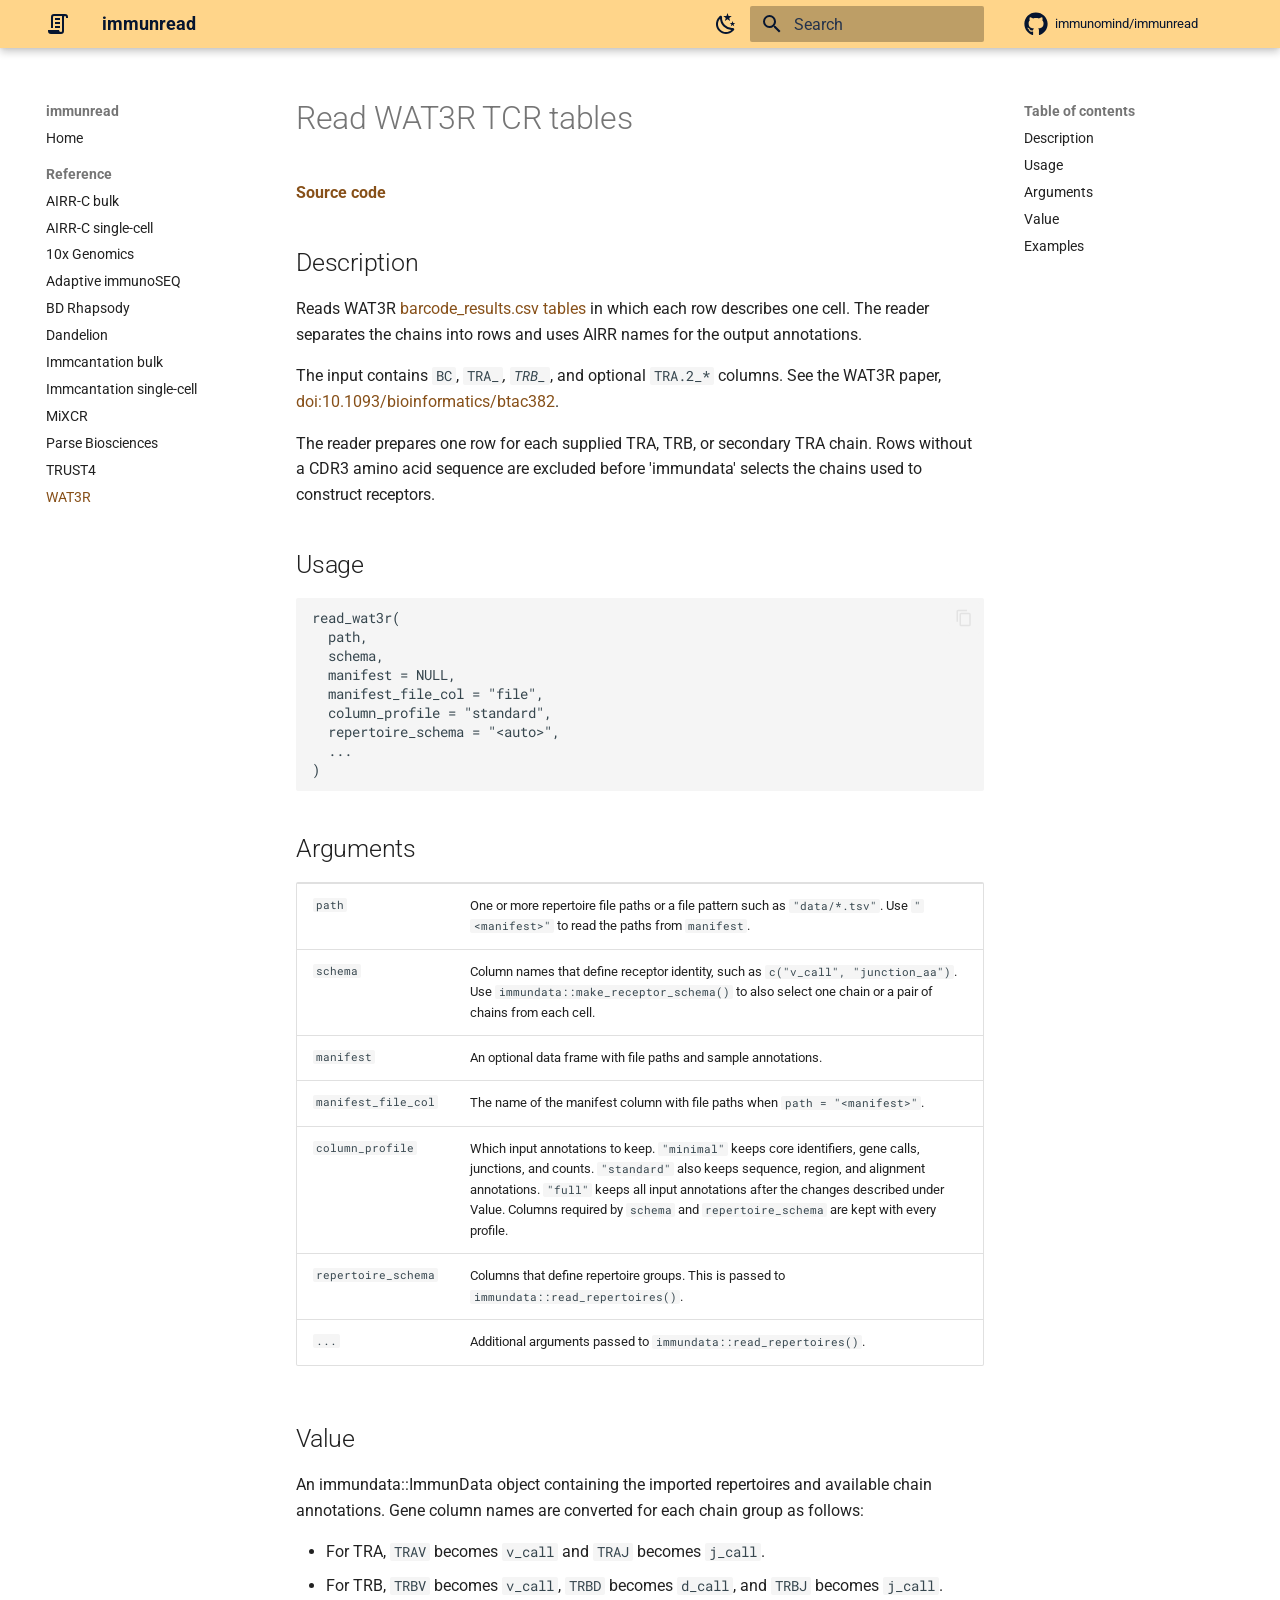
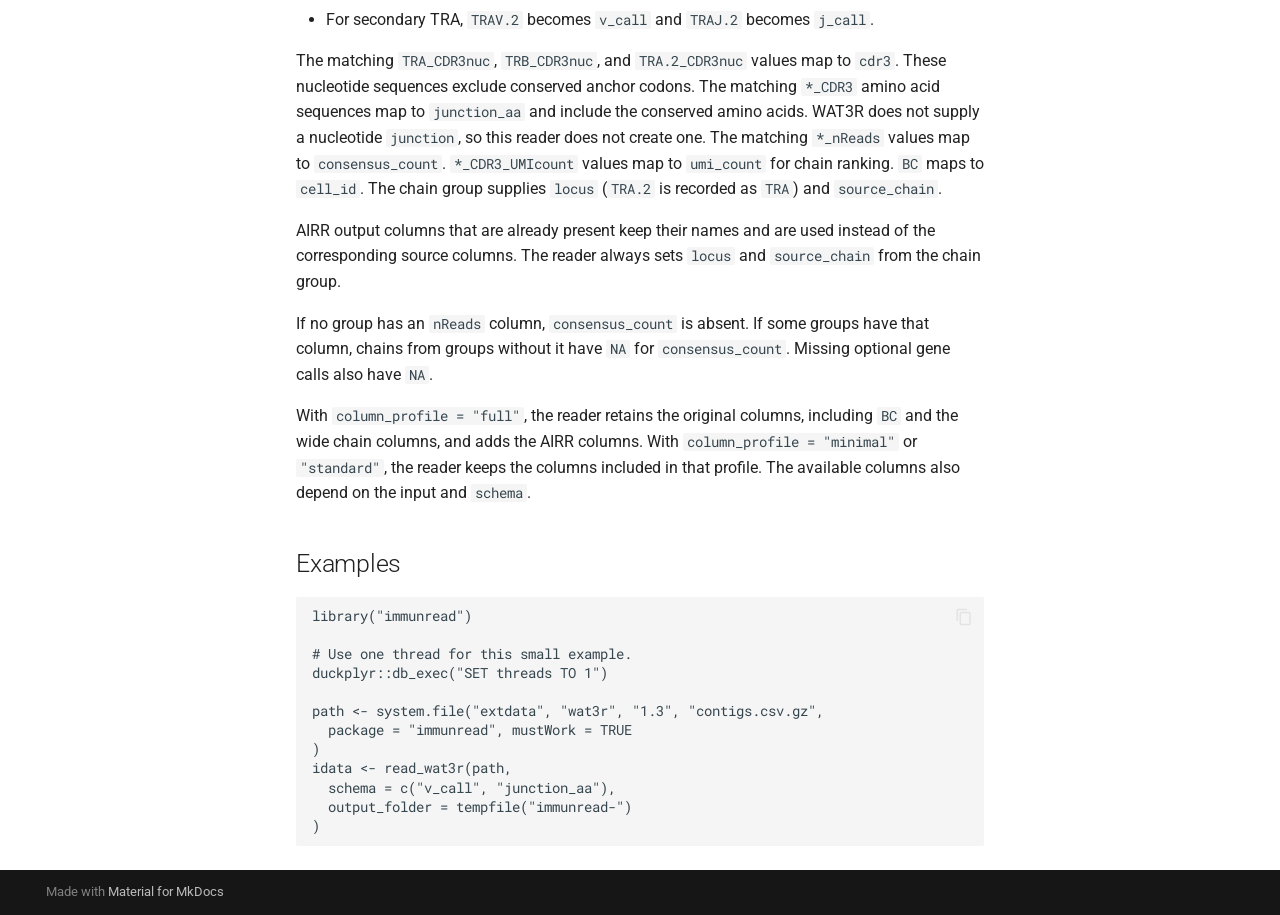
<file: man/read_wat3r.html>
<!doctype html>
<html lang="en" class="no-js">
  <head>
    
      <meta charset="utf-8">
      <meta name="viewport" content="width=device-width,initial-scale=1">
      
      
      
        <link rel="canonical" href="https://immunomind.github.io/immunread/man/read_wat3r.html">
      
      
        <link rel="prev" href="read_trust4.html">
      
      
      
        
      
      
      <link rel="icon" href="../assets/images/favicon.png">
      <meta name="generator" content="mkdocs-1.6.1, mkdocs-material-9.8.2">
    
    
      
        <title>WAT3R - immunread</title>
      
    
    
      <link rel="stylesheet" href="../assets/stylesheets/main.57a0d79d.min.css">
      
        
        <link rel="stylesheet" href="../assets/stylesheets/palette.fb2fffe2.min.css">
      
      


    
    
      
    
    
      
        
        
        <link rel="preconnect" href="https://fonts.gstatic.com" crossorigin>
        <link rel="stylesheet" href="https://fonts.googleapis.com/css?family=Roboto:300,300i,400,400i,700,700i%7CRoboto+Mono:400,400i,700,700i&display=fallback">
        <style>:root{--md-text-font:"Roboto";--md-code-font:"Roboto Mono"}</style>
      
    
    
      <link rel="stylesheet" href="../assets/stylesheets/scroll.css">
    
    <script>__md_scope=new URL("..",location),__md_hash=e=>[...e].reduce(((e,_)=>(e<<5)-e+_.charCodeAt(0)),0),__md_get=(e,_=localStorage,t=__md_scope)=>JSON.parse(_.getItem(t.pathname+"."+e)),__md_set=(e,_,t=localStorage,a=__md_scope)=>{try{t.setItem(a.pathname+"."+e,JSON.stringify(_))}catch(e){}}</script>
    
      

    
    
  </head>
  
  
    
    
      
    
    
    
    
    <body dir="ltr" data-md-color-scheme="default" data-md-color-primary="custom" data-md-color-accent="custom">
  
    
    <input class="md-toggle" data-md-toggle="drawer" type="checkbox" id="__drawer" autocomplete="off">
    <input class="md-toggle" data-md-toggle="search" type="checkbox" id="__search" autocomplete="off">
    <label class="md-overlay" for="__drawer"></label>
    <div data-md-component="skip">
      
        
        <a href="#read-wat3r-tcr-tables" class="md-skip">
          Skip to content
        </a>
      
    </div>
    <div data-md-component="announce">
      
    </div>
    
    
      

  

<header class="md-header md-header--shadow" data-md-component="header">
  <nav class="md-header__inner md-grid" aria-label="Header">
    <a href="../index.html" title="immunread" class="md-header__button md-logo" aria-label="immunread" data-md-component="logo">
      
  
  <svg xmlns="http://www.w3.org/2000/svg" viewBox="0 0 24 24"><path d="M15 20a1 1 0 0 0 1-1V4H8a1 1 0 0 0-1 1v11H5V5a3 3 0 0 1 3-3h11a3 3 0 0 1 3 3v1h-2V5a1 1 0 0 0-1-1 1 1 0 0 0-1 1v14a3 3 0 0 1-3 3H5a3 3 0 0 1-3-3v-1h11a2 2 0 0 0 2 2M9 6h5v2H9zm0 4h5v2H9zm0 4h5v2H9z"/></svg>

    </a>
    <label class="md-header__button md-icon" for="__drawer">
      
      <svg xmlns="http://www.w3.org/2000/svg" viewBox="0 0 24 24"><path d="M3 6h18v2H3zm0 5h18v2H3zm0 5h18v2H3z"/></svg>
    </label>
    <div class="md-header__title" data-md-component="header-title">
      <div class="md-header__ellipsis">
        <div class="md-header__topic">
          <span class="md-ellipsis">
            immunread
          </span>
        </div>
        <div class="md-header__topic" data-md-component="header-topic">
          <span class="md-ellipsis">
            
              WAT3R
            
          </span>
        </div>
      </div>
    </div>
    
      
        <form class="md-header__option" data-md-component="palette">
  
    
    
    
    <input class="md-option" data-md-color-media="(prefers-color-scheme: light)" data-md-color-scheme="default" data-md-color-primary="custom" data-md-color-accent="custom"  aria-label="Switch to dark mode"  type="radio" name="__palette" id="__palette_0">
    
      <label class="md-header__button md-icon" title="Switch to dark mode" for="__palette_1" hidden>
        <svg xmlns="http://www.w3.org/2000/svg" viewBox="0 0 24 24"><path d="m17.75 4.09-2.53 1.94.91 3.06-2.63-1.81-2.63 1.81.91-3.06-2.53-1.94L12.44 4l1.06-3 1.06 3zm3.5 6.91-1.64 1.25.59 1.98-1.7-1.17-1.7 1.17.59-1.98L15.75 11l2.06-.05L18.5 9l.69 1.95zm-2.28 4.95c.83-.08 1.72 1.1 1.19 1.85-.32.45-.66.87-1.08 1.27C15.17 23 8.84 23 4.94 19.07c-3.91-3.9-3.91-10.24 0-14.14.4-.4.82-.76 1.27-1.08.75-.53 1.93.36 1.85 1.19-.27 2.86.69 5.83 2.89 8.02a9.96 9.96 0 0 0 8.02 2.89m-1.64 2.02a12.08 12.08 0 0 1-7.8-3.47c-2.17-2.19-3.33-5-3.49-7.82-2.81 3.14-2.7 7.96.31 10.98 3.02 3.01 7.84 3.12 10.98.31"/></svg>
      </label>
    
  
    
    
    
    <input class="md-option" data-md-color-media="(prefers-color-scheme: dark)" data-md-color-scheme="slate" data-md-color-primary="custom" data-md-color-accent="custom"  aria-label="Switch to light mode"  type="radio" name="__palette" id="__palette_1">
    
      <label class="md-header__button md-icon" title="Switch to light mode" for="__palette_0" hidden>
        <svg xmlns="http://www.w3.org/2000/svg" viewBox="0 0 24 24"><path d="M12 7a5 5 0 0 1 5 5 5 5 0 0 1-5 5 5 5 0 0 1-5-5 5 5 0 0 1 5-5m0 2a3 3 0 0 0-3 3 3 3 0 0 0 3 3 3 3 0 0 0 3-3 3 3 0 0 0-3-3m0-7 2.39 3.42C13.65 5.15 12.84 5 12 5s-1.65.15-2.39.42zM3.34 7l4.16-.35A7.2 7.2 0 0 0 5.94 8.5c-.44.74-.69 1.5-.83 2.29zm.02 10 1.76-3.77a7.131 7.131 0 0 0 2.38 4.14zM20.65 7l-1.77 3.79a7.02 7.02 0 0 0-2.38-4.15zm-.01 10-4.14.36c.59-.51 1.12-1.14 1.54-1.86.42-.73.69-1.5.83-2.29zM12 22l-2.41-3.44c.74.27 1.55.44 2.41.44.82 0 1.63-.17 2.37-.44z"/></svg>
      </label>
    
  
</form>
      
    
    
      <script>var palette=__md_get("__palette");if(palette&&palette.color){if("(prefers-color-scheme)"===palette.color.media){var media=matchMedia("(prefers-color-scheme: light)"),input=document.querySelector(media.matches?"[data-md-color-media='(prefers-color-scheme: light)']":"[data-md-color-media='(prefers-color-scheme: dark)']");palette.color.media=input.getAttribute("data-md-color-media"),palette.color.scheme=input.getAttribute("data-md-color-scheme"),palette.color.primary=input.getAttribute("data-md-color-primary"),palette.color.accent=input.getAttribute("data-md-color-accent")}for(var[key,value]of Object.entries(palette.color))document.body.setAttribute("data-md-color-"+key,value)}</script>
    
    
    
      
      
        <label class="md-header__button md-icon" for="__search">
          
          <svg xmlns="http://www.w3.org/2000/svg" viewBox="0 0 24 24"><path d="M9.5 3A6.5 6.5 0 0 1 16 9.5c0 1.61-.59 3.09-1.56 4.23l.27.27h.79l5 5-1.5 1.5-5-5v-.79l-.27-.27A6.52 6.52 0 0 1 9.5 16 6.5 6.5 0 0 1 3 9.5 6.5 6.5 0 0 1 9.5 3m0 2C7 5 5 7 5 9.5S7 14 9.5 14 14 12 14 9.5 12 5 9.5 5"/></svg>
        </label>
        <div class="md-search" data-md-component="search" role="dialog">
  <label class="md-search__overlay" for="__search"></label>
  <div class="md-search__inner" role="search">
    <form class="md-search__form" name="search">
      <input type="text" class="md-search__input" name="query" aria-label="Search" placeholder="Search" autocapitalize="off" autocorrect="off" autocomplete="off" spellcheck="false" data-md-component="search-query" required>
      <label class="md-search__icon md-icon" for="__search">
        
        <svg xmlns="http://www.w3.org/2000/svg" viewBox="0 0 24 24"><path d="M9.5 3A6.5 6.5 0 0 1 16 9.5c0 1.61-.59 3.09-1.56 4.23l.27.27h.79l5 5-1.5 1.5-5-5v-.79l-.27-.27A6.52 6.52 0 0 1 9.5 16 6.5 6.5 0 0 1 3 9.5 6.5 6.5 0 0 1 9.5 3m0 2C7 5 5 7 5 9.5S7 14 9.5 14 14 12 14 9.5 12 5 9.5 5"/></svg>
        
        <svg xmlns="http://www.w3.org/2000/svg" viewBox="0 0 24 24"><path d="M20 11v2H8l5.5 5.5-1.42 1.42L4.16 12l7.92-7.92L13.5 5.5 8 11z"/></svg>
      </label>
      <nav class="md-search__options" aria-label="Search">
        
        <button type="reset" class="md-search__icon md-icon" title="Clear" aria-label="Clear" tabindex="-1">
          
          <svg xmlns="http://www.w3.org/2000/svg" viewBox="0 0 24 24"><path d="M19 6.41 17.59 5 12 10.59 6.41 5 5 6.41 10.59 12 5 17.59 6.41 19 12 13.41 17.59 19 19 17.59 13.41 12z"/></svg>
        </button>
      </nav>
      
    </form>
    <div class="md-search__output">
      <div class="md-search__scrollwrap" tabindex="0" data-md-scrollfix>
        <div class="md-search-result" data-md-component="search-result">
          <div class="md-search-result__meta">
            Initializing search
          </div>
          <ol class="md-search-result__list" role="presentation"></ol>
        </div>
      </div>
    </div>
  </div>
</div>
      
    
    
      <div class="md-header__source">
        <a href="https://github.com/immunomind/immunread" title="Go to repository" class="md-source" data-md-component="source">
  <div class="md-source__icon md-icon">
    
    <svg xmlns="http://www.w3.org/2000/svg" viewBox="0 0 512 512"><!--! Font Awesome Free 7.1.0 by @fontawesome - https://fontawesome.com License - https://fontawesome.com/license/free (Icons: CC BY 4.0, Fonts: SIL OFL 1.1, Code: MIT License) Copyright 2025 Fonticons, Inc.--><path d="M173.9 397.4c0 2-2.3 3.6-5.2 3.6-3.3.3-5.6-1.3-5.6-3.6 0-2 2.3-3.6 5.2-3.6 3-.3 5.6 1.3 5.6 3.6m-31.1-4.5c-.7 2 1.3 4.3 4.3 4.9 2.6 1 5.6 0 6.2-2s-1.3-4.3-4.3-5.2c-2.6-.7-5.5.3-6.2 2.3m44.2-1.7c-2.9.7-4.9 2.6-4.6 4.9.3 2 2.9 3.3 5.9 2.6 2.9-.7 4.9-2.6 4.6-4.6-.3-1.9-3-3.2-5.9-2.9M252.8 8C114.1 8 8 113.3 8 252c0 110.9 69.8 205.8 169.5 239.2 12.8 2.3 17.3-5.6 17.3-12.1 0-6.2-.3-40.4-.3-61.4 0 0-70 15-84.7-29.8 0 0-11.4-29.1-27.8-36.6 0 0-22.9-15.7 1.6-15.4 0 0 24.9 2 38.6 25.8 21.9 38.6 58.6 27.5 72.9 20.9 2.3-16 8.8-27.1 16-33.7-55.9-6.2-112.3-14.3-112.3-110.5 0-27.5 7.6-41.3 23.6-58.9-2.6-6.5-11.1-33.3 2.6-67.9 20.9-6.5 69 27 69 27 20-5.6 41.5-8.5 62.8-8.5s42.8 2.9 62.8 8.5c0 0 48.1-33.6 69-27 13.7 34.7 5.2 61.4 2.6 67.9 16 17.7 25.8 31.5 25.8 58.9 0 96.5-58.9 104.2-114.8 110.5 9.2 7.9 17 22.9 17 46.4 0 33.7-.3 75.4-.3 83.6 0 6.5 4.6 14.4 17.3 12.1C436.2 457.8 504 362.9 504 252 504 113.3 391.5 8 252.8 8M105.2 352.9c-1.3 1-1 3.3.7 5.2 1.6 1.6 3.9 2.3 5.2 1 1.3-1 1-3.3-.7-5.2-1.6-1.6-3.9-2.3-5.2-1m-10.8-8.1c-.7 1.3.3 2.9 2.3 3.9 1.6 1 3.6.7 4.3-.7.7-1.3-.3-2.9-2.3-3.9-2-.6-3.6-.3-4.3.7m32.4 35.6c-1.6 1.3-1 4.3 1.3 6.2 2.3 2.3 5.2 2.6 6.5 1 1.3-1.3.7-4.3-1.3-6.2-2.2-2.3-5.2-2.6-6.5-1m-11.4-14.7c-1.6 1-1.6 3.6 0 5.9s4.3 3.3 5.6 2.3c1.6-1.3 1.6-3.9 0-6.2-1.4-2.3-4-3.3-5.6-2"/></svg>
  </div>
  <div class="md-source__repository">
    immunomind/immunread
  </div>
</a>
      </div>
    
  </nav>
  
</header>
    
    <div class="md-container" data-md-component="container">
      
      
        
          
        
      
      <main class="md-main" data-md-component="main">
        <div class="md-main__inner md-grid">
          
            
              
              <div class="md-sidebar md-sidebar--primary" data-md-component="sidebar" data-md-type="navigation" >
                <div class="md-sidebar__scrollwrap">
                  <div class="md-sidebar__inner">
                    



<nav class="md-nav md-nav--primary" aria-label="Navigation" data-md-level="0">
  <label class="md-nav__title" for="__drawer">
    <a href="../index.html" title="immunread" class="md-nav__button md-logo" aria-label="immunread" data-md-component="logo">
      
  
  <svg xmlns="http://www.w3.org/2000/svg" viewBox="0 0 24 24"><path d="M15 20a1 1 0 0 0 1-1V4H8a1 1 0 0 0-1 1v11H5V5a3 3 0 0 1 3-3h11a3 3 0 0 1 3 3v1h-2V5a1 1 0 0 0-1-1 1 1 0 0 0-1 1v14a3 3 0 0 1-3 3H5a3 3 0 0 1-3-3v-1h11a2 2 0 0 0 2 2M9 6h5v2H9zm0 4h5v2H9zm0 4h5v2H9z"/></svg>

    </a>
    immunread
  </label>
  
    <div class="md-nav__source">
      <a href="https://github.com/immunomind/immunread" title="Go to repository" class="md-source" data-md-component="source">
  <div class="md-source__icon md-icon">
    
    <svg xmlns="http://www.w3.org/2000/svg" viewBox="0 0 512 512"><!--! Font Awesome Free 7.1.0 by @fontawesome - https://fontawesome.com License - https://fontawesome.com/license/free (Icons: CC BY 4.0, Fonts: SIL OFL 1.1, Code: MIT License) Copyright 2025 Fonticons, Inc.--><path d="M173.9 397.4c0 2-2.3 3.6-5.2 3.6-3.3.3-5.6-1.3-5.6-3.6 0-2 2.3-3.6 5.2-3.6 3-.3 5.6 1.3 5.6 3.6m-31.1-4.5c-.7 2 1.3 4.3 4.3 4.9 2.6 1 5.6 0 6.2-2s-1.3-4.3-4.3-5.2c-2.6-.7-5.5.3-6.2 2.3m44.2-1.7c-2.9.7-4.9 2.6-4.6 4.9.3 2 2.9 3.3 5.9 2.6 2.9-.7 4.9-2.6 4.6-4.6-.3-1.9-3-3.2-5.9-2.9M252.8 8C114.1 8 8 113.3 8 252c0 110.9 69.8 205.8 169.5 239.2 12.8 2.3 17.3-5.6 17.3-12.1 0-6.2-.3-40.4-.3-61.4 0 0-70 15-84.7-29.8 0 0-11.4-29.1-27.8-36.6 0 0-22.9-15.7 1.6-15.4 0 0 24.9 2 38.6 25.8 21.9 38.6 58.6 27.5 72.9 20.9 2.3-16 8.8-27.1 16-33.7-55.9-6.2-112.3-14.3-112.3-110.5 0-27.5 7.6-41.3 23.6-58.9-2.6-6.5-11.1-33.3 2.6-67.9 20.9-6.5 69 27 69 27 20-5.6 41.5-8.5 62.8-8.5s42.8 2.9 62.8 8.5c0 0 48.1-33.6 69-27 13.7 34.7 5.2 61.4 2.6 67.9 16 17.7 25.8 31.5 25.8 58.9 0 96.5-58.9 104.2-114.8 110.5 9.2 7.9 17 22.9 17 46.4 0 33.7-.3 75.4-.3 83.6 0 6.5 4.6 14.4 17.3 12.1C436.2 457.8 504 362.9 504 252 504 113.3 391.5 8 252.8 8M105.2 352.9c-1.3 1-1 3.3.7 5.2 1.6 1.6 3.9 2.3 5.2 1 1.3-1 1-3.3-.7-5.2-1.6-1.6-3.9-2.3-5.2-1m-10.8-8.1c-.7 1.3.3 2.9 2.3 3.9 1.6 1 3.6.7 4.3-.7.7-1.3-.3-2.9-2.3-3.9-2-.6-3.6-.3-4.3.7m32.4 35.6c-1.6 1.3-1 4.3 1.3 6.2 2.3 2.3 5.2 2.6 6.5 1 1.3-1.3.7-4.3-1.3-6.2-2.2-2.3-5.2-2.6-6.5-1m-11.4-14.7c-1.6 1-1.6 3.6 0 5.9s4.3 3.3 5.6 2.3c1.6-1.3 1.6-3.9 0-6.2-1.4-2.3-4-3.3-5.6-2"/></svg>
  </div>
  <div class="md-source__repository">
    immunomind/immunread
  </div>
</a>
    </div>
  
  <ul class="md-nav__list" data-md-scrollfix>
    
      
      
  
  
  
  
    <li class="md-nav__item">
      <a href="../index.html" class="md-nav__link">
        
  
  
  <span class="md-ellipsis">
    
  
    Home
  

    
  </span>
  
  

      </a>
    </li>
  

    
      
      
  
  
    
  
  
  
    
    
    
    
      
        
        
      
    
    
    <li class="md-nav__item md-nav__item--active md-nav__item--section md-nav__item--nested">
      
        
        
        <input class="md-nav__toggle md-toggle " type="checkbox" id="__nav_2" checked>
        
          
          <label class="md-nav__link" for="__nav_2" id="__nav_2_label" tabindex="">
            
  
  
  <span class="md-ellipsis">
    
  
    Reference
  

    
  </span>
  
  

            <span class="md-nav__icon md-icon"></span>
          </label>
        
        <nav class="md-nav" data-md-level="1" aria-labelledby="__nav_2_label" aria-expanded="true">
          <label class="md-nav__title" for="__nav_2">
            <span class="md-nav__icon md-icon"></span>
            
  
    Reference
  

          </label>
          <ul class="md-nav__list" data-md-scrollfix>
            
              
                
  
  
  
  
    <li class="md-nav__item">
      <a href="read_airr_bulk.html" class="md-nav__link">
        
  
  
  <span class="md-ellipsis">
    
  
    AIRR-C bulk
  

    
  </span>
  
  

      </a>
    </li>
  

              
            
              
                
  
  
  
  
    <li class="md-nav__item">
      <a href="read_airr_sc.html" class="md-nav__link">
        
  
  
  <span class="md-ellipsis">
    
  
    AIRR-C single-cell
  

    
  </span>
  
  

      </a>
    </li>
  

              
            
              
                
  
  
  
  
    <li class="md-nav__item">
      <a href="read_10x.html" class="md-nav__link">
        
  
  
  <span class="md-ellipsis">
    
  
    10x Genomics
  

    
  </span>
  
  

      </a>
    </li>
  

              
            
              
                
  
  
  
  
    <li class="md-nav__item">
      <a href="read_adaptive.html" class="md-nav__link">
        
  
  
  <span class="md-ellipsis">
    
  
    Adaptive immunoSEQ
  

    
  </span>
  
  

      </a>
    </li>
  

              
            
              
                
  
  
  
  
    <li class="md-nav__item">
      <a href="read_bd.html" class="md-nav__link">
        
  
  
  <span class="md-ellipsis">
    
  
    BD Rhapsody
  

    
  </span>
  
  

      </a>
    </li>
  

              
            
              
                
  
  
  
  
    <li class="md-nav__item">
      <a href="read_dandelion.html" class="md-nav__link">
        
  
  
  <span class="md-ellipsis">
    
  
    Dandelion
  

    
  </span>
  
  

      </a>
    </li>
  

              
            
              
                
  
  
  
  
    <li class="md-nav__item">
      <a href="read_immcantation_bulk.html" class="md-nav__link">
        
  
  
  <span class="md-ellipsis">
    
  
    Immcantation bulk
  

    
  </span>
  
  

      </a>
    </li>
  

              
            
              
                
  
  
  
  
    <li class="md-nav__item">
      <a href="read_immcantation_sc.html" class="md-nav__link">
        
  
  
  <span class="md-ellipsis">
    
  
    Immcantation single-cell
  

    
  </span>
  
  

      </a>
    </li>
  

              
            
              
                
  
  
  
  
    <li class="md-nav__item">
      <a href="read_mixcr.html" class="md-nav__link">
        
  
  
  <span class="md-ellipsis">
    
  
    MiXCR
  

    
  </span>
  
  

      </a>
    </li>
  

              
            
              
                
  
  
  
  
    <li class="md-nav__item">
      <a href="read_parsebio.html" class="md-nav__link">
        
  
  
  <span class="md-ellipsis">
    
  
    Parse Biosciences
  

    
  </span>
  
  

      </a>
    </li>
  

              
            
              
                
  
  
  
  
    <li class="md-nav__item">
      <a href="read_trust4.html" class="md-nav__link">
        
  
  
  <span class="md-ellipsis">
    
  
    TRUST4
  

    
  </span>
  
  

      </a>
    </li>
  

              
            
              
                
  
  
    
  
  
  
    <li class="md-nav__item md-nav__item--active">
      
      <input class="md-nav__toggle md-toggle" type="checkbox" id="__toc">
      
      
        
      
      
        <label class="md-nav__link md-nav__link--active" for="__toc">
          
  
  
  <span class="md-ellipsis">
    
  
    WAT3R
  

    
  </span>
  
  

          <span class="md-nav__icon md-icon"></span>
        </label>
      
      <a href="read_wat3r.html" class="md-nav__link md-nav__link--active">
        
  
  
  <span class="md-ellipsis">
    
  
    WAT3R
  

    
  </span>
  
  

      </a>
      
        

<nav class="md-nav md-nav--secondary" aria-label="Table of contents">
  
  
  
    
  
  
    <label class="md-nav__title" for="__toc">
      <span class="md-nav__icon md-icon"></span>
      Table of contents
    </label>
    <ul class="md-nav__list" data-md-component="toc" data-md-scrollfix>
      
        <li class="md-nav__item">
  <a href="#description" class="md-nav__link">
    <span class="md-ellipsis">
      
        Description
      
    </span>
  </a>
  
</li>
      
        <li class="md-nav__item">
  <a href="#usage" class="md-nav__link">
    <span class="md-ellipsis">
      
        Usage
      
    </span>
  </a>
  
</li>
      
        <li class="md-nav__item">
  <a href="#arguments" class="md-nav__link">
    <span class="md-ellipsis">
      
        Arguments
      
    </span>
  </a>
  
</li>
      
        <li class="md-nav__item">
  <a href="#value" class="md-nav__link">
    <span class="md-ellipsis">
      
        Value
      
    </span>
  </a>
  
</li>
      
        <li class="md-nav__item">
  <a href="#examples" class="md-nav__link">
    <span class="md-ellipsis">
      
        Examples
      
    </span>
  </a>
  
</li>
      
    </ul>
  
</nav>
      
    </li>
  

              
            
          </ul>
        </nav>
      
    </li>
  

    
  </ul>
</nav>
                  </div>
                </div>
              </div>
            
            
              
              <div class="md-sidebar md-sidebar--secondary" data-md-component="sidebar" data-md-type="toc" >
                <div class="md-sidebar__scrollwrap">
                  <div class="md-sidebar__inner">
                    

<nav class="md-nav md-nav--secondary" aria-label="Table of contents">
  
  
  
    
  
  
    <label class="md-nav__title" for="__toc">
      <span class="md-nav__icon md-icon"></span>
      Table of contents
    </label>
    <ul class="md-nav__list" data-md-component="toc" data-md-scrollfix>
      
        <li class="md-nav__item">
  <a href="#description" class="md-nav__link">
    <span class="md-ellipsis">
      
        Description
      
    </span>
  </a>
  
</li>
      
        <li class="md-nav__item">
  <a href="#usage" class="md-nav__link">
    <span class="md-ellipsis">
      
        Usage
      
    </span>
  </a>
  
</li>
      
        <li class="md-nav__item">
  <a href="#arguments" class="md-nav__link">
    <span class="md-ellipsis">
      
        Arguments
      
    </span>
  </a>
  
</li>
      
        <li class="md-nav__item">
  <a href="#value" class="md-nav__link">
    <span class="md-ellipsis">
      
        Value
      
    </span>
  </a>
  
</li>
      
        <li class="md-nav__item">
  <a href="#examples" class="md-nav__link">
    <span class="md-ellipsis">
      
        Examples
      
    </span>
  </a>
  
</li>
      
    </ul>
  
</nav>
                  </div>
                </div>
              </div>
            
          
          
            <div class="md-content" data-md-component="content">
              
              <article class="md-content__inner md-typeset">
                
                  


  
  


<h1 id="read-wat3r-tcr-tables">Read WAT3R TCR tables</h1>
<p><a href="https://github.com/immunomind/immunread/tree/main/R/read_wat3r.R#L58"><strong>Source code</strong></a></p>
<h2 id="description">Description</h2>
<p>Reads WAT3R
<a href="https://github.com/mainciburu/WAT3R#downstream">barcode_results.csv
tables</a> in which each row describes one cell. The reader separates
the chains into rows and uses AIRR names for the output annotations.</p>
<p>The input contains <code>BC</code>,
<code style="white-space: pre;">TRA_<em></code>,
<code style="white-space: pre;">TRB_</em></code>, and optional
<code style="white-space: pre;">TRA.2_*</code> columns. See the WAT3R
paper,
<a href="https://doi.org/10.1093/bioinformatics/btac382">doi:10.1093/bioinformatics/btac382</a>.</p>
<p>The reader prepares one row for each supplied TRA, TRB, or secondary TRA
chain. Rows without a CDR3 amino acid sequence are excluded before
'immundata' selects the chains used to construct receptors.</p>
<h2 id="usage">Usage</h2>
<pre><code class='language-R'>read_wat3r(
  path,
  schema,
  manifest = NULL,
  manifest_file_col = "file",
  column_profile = "standard",
  repertoire_schema = "&lt;auto&gt;",
  ...
)
</code></pre>

<h2 id="arguments">Arguments</h2>
<table data-quarto-postprocess="true" role="presentation">
<tbody>
<tr>
<td
style="white-space: nowrap; font-family: monospace; vertical-align: top"><code
id="path">path</code></td>
<td>One or more repertoire file paths or a file pattern such as
<code>"data/*.tsv"</code>. Use <code>"&lt;manifest&gt;"</code> to read
the paths from <code>manifest</code>.</td>
</tr>
<tr>
<td
style="white-space: nowrap; font-family: monospace; vertical-align: top"><code
id="schema">schema</code></td>
<td>Column names that define receptor identity, such as
<code>c("v_call", "junction_aa")</code>. Use
<code>immundata::make_receptor_schema()</code> to also select one chain
or a pair of chains from each cell.</td>
</tr>
<tr>
<td
style="white-space: nowrap; font-family: monospace; vertical-align: top"><code
id="manifest">manifest</code></td>
<td>An optional data frame with file paths and sample annotations.</td>
</tr>
<tr>
<td
style="white-space: nowrap; font-family: monospace; vertical-align: top"><code
id="manifest_file_col">manifest_file_col</code></td>
<td>The name of the manifest column with file paths when
<code>path = "&lt;manifest&gt;"</code>.</td>
</tr>
<tr>
<td
style="white-space: nowrap; font-family: monospace; vertical-align: top"><code
id="column_profile">column_profile</code></td>
<td>Which input annotations to keep. <code>"minimal"</code> keeps core
identifiers, gene calls, junctions, and counts. <code>"standard"</code>
also keeps sequence, region, and alignment annotations.
<code>"full"</code> keeps all input annotations after the changes
described under Value. Columns required by <code>schema</code> and
<code>repertoire_schema</code> are kept with every profile.</td>
</tr>
<tr>
<td
style="white-space: nowrap; font-family: monospace; vertical-align: top"><code
id="repertoire_schema">repertoire_schema</code></td>
<td>Columns that define repertoire groups. This is passed to
<code>immundata::read_repertoires()</code>.</td>
</tr>
<tr>
<td
style="white-space: nowrap; font-family: monospace; vertical-align: top"><code
id="...">...</code></td>
<td>Additional arguments passed to
<code>immundata::read_repertoires()</code>.</td>
</tr>
</tbody>
</table>

<h2 id="value">Value</h2>
<p>An immundata::ImmunData object containing the imported repertoires and
available chain annotations. Gene column names are converted for each
chain group as follows:</p>
<ul>
<li> For TRA, <code>TRAV</code> becomes <code>v_call</code> and <code>TRAJ</code> becomes <code>j_call</code>.

</li>
<li> For TRB, <code>TRBV</code> becomes <code>v_call</code>, <code>TRBD</code> becomes <code>d_call</code>, and <code>TRBJ</code>
becomes <code>j_call</code>.

</li>
<li> For secondary TRA, <code>TRAV.2</code> becomes <code>v_call</code> and <code>TRAJ.2</code> becomes <code>j_call</code>.

</li></ul>

<p>The matching <code>TRA_CDR3nuc</code>, <code>TRB_CDR3nuc</code>, and
<code>TRA.2_CDR3nuc</code> values map to <code>cdr3</code>. These
nucleotide sequences exclude conserved anchor codons. The matching
<code style="white-space: pre;">*_CDR3</code> amino acid sequences map
to <code>junction_aa</code> and include the conserved amino acids. WAT3R
does not supply a nucleotide <code>junction</code>, so this reader does
not create one. The matching
<code style="white-space: pre;">*_nReads</code> values map to
<code>consensus_count</code>.
<code style="white-space: pre;">*_CDR3_UMIcount</code> values map to
<code>umi_count</code> for chain ranking. <code>BC</code> maps to
<code>cell_id</code>. The chain group supplies <code>locus</code>
(<code>TRA.2</code> is recorded as <code>TRA</code>) and
<code>source_chain</code>.</p>
<p>AIRR output columns that are already present keep their names and are
used instead of the corresponding source columns. The reader always sets
<code>locus</code> and <code>source_chain</code> from the chain group.</p>
<p>If no group has an <code>nReads</code> column,
<code>consensus_count</code> is absent. If some groups have that column,
chains from groups without it have <code>NA</code> for
<code>consensus_count</code>. Missing optional gene calls also have
<code>NA</code>.</p>
<p>With <code>column_profile = "full"</code>, the reader retains the
original columns, including <code>BC</code> and the wide chain columns,
and adds the AIRR columns. With <code>column_profile = "minimal"</code>
or <code>"standard"</code>, the reader keeps the columns included in
that profile. The available columns also depend on the input and
<code>schema</code>.</p>
<h2 id="examples">Examples</h2>
<pre><code class="language-r">library(&quot;immunread&quot;)

# Use one thread for this small example.
duckplyr::db_exec(&quot;SET threads TO 1&quot;)

path &lt;- system.file(&quot;extdata&quot;, &quot;wat3r&quot;, &quot;1.3&quot;, &quot;contigs.csv.gz&quot;,
  package = &quot;immunread&quot;, mustWork = TRUE
)
idata &lt;- read_wat3r(path,
  schema = c(&quot;v_call&quot;, &quot;junction_aa&quot;),
  output_folder = tempfile(&quot;immunread-&quot;)
)
</code></pre>












                
              </article>
            </div>
          
          
<script>var target=document.getElementById(location.hash.slice(1));target&&target.name&&(target.checked=target.name.startsWith("__tabbed_"))</script>
        </div>
        
          <button type="button" class="md-top md-icon" data-md-component="top" hidden>
  
  <svg xmlns="http://www.w3.org/2000/svg" viewBox="0 0 24 24"><path d="M13 20h-2V8l-5.5 5.5-1.42-1.42L12 4.16l7.92 7.92-1.42 1.42L13 8z"/></svg>
  Back to top
</button>
        
      </main>
      
        <footer class="md-footer">
  
  <div class="md-footer-meta md-typeset">
    <div class="md-footer-meta__inner md-grid">
      <div class="md-copyright">
  
  
    Made with
    <a href="https://squidfunk.github.io/mkdocs-material/" target="_blank" rel="noopener">
      Material for MkDocs
    </a>
  
</div>
      
    </div>
  </div>
</footer>
      
    </div>
    <div class="md-dialog" data-md-component="dialog">
      <div class="md-dialog__inner md-typeset"></div>
    </div>
    
    
    
      
      
      <script id="__config" type="application/json">{"annotate": null, "base": "..", "features": ["navigation.sections", "navigation.top", "content.code.copy"], "search": "../assets/javascripts/workers/search.a7633da7.min.js", "tags": null, "translations": {"clipboard.copied": "Copied to clipboard", "clipboard.copy": "Copy to clipboard", "search.result.more.one": "1 more on this page", "search.result.more.other": "# more on this page", "search.result.none": "No matching documents", "search.result.one": "1 matching document", "search.result.other": "# matching documents", "search.result.placeholder": "Type to start searching", "search.result.term.missing": "Missing", "select.version": "Select version"}, "version": null}</script>
    
    
      <script src="../assets/javascripts/bundle.a5f9d56c.min.js"></script>
      
    
  </body>
</html>
</file>
<file: assets/stylesheets/scroll.css>
/* Parchment gold and ink navy, inspired by the immunread scroll. */
[data-md-color-primary="custom"] {
  --md-primary-fg-color: #ffd58a;
  --md-primary-fg-color--light: #fff0ce;
  --md-primary-fg-color--dark: #e8ad53;
  --md-primary-bg-color: #06152f;
  --md-primary-bg-color--light: #23324b;
}

[data-md-color-scheme="default"] {
  --md-typeset-a-color: #875019;
  --md-accent-fg-color: #875019;
  --md-accent-fg-color--transparent: #8750191a;
}

[data-md-color-scheme="slate"] {
  --md-typeset-a-color: #ffd58a;
  --md-accent-fg-color: #ffe6b5;
  --md-accent-fg-color--transparent: #ffe6b51a;
}

.md-nav__link--active {
  color: var(--md-typeset-a-color);
}
</file>
<file: assets/stylesheets/main.57a0d79d.min.css>
@charset "UTF-8";html{box-sizing:border-box;-webkit-text-size-adjust:none;-moz-text-size-adjust:none;text-size-adjust:none}*,:after,:before{box-sizing:inherit}@media(prefers-reduced-motion){*,:after,:before{transition:none!important}}body{margin:0;-webkit-font-smoothing:antialiased;-moz-osx-font-smoothing:grayscale;--md-text-font-family:var(--md-text-font, _),
    -apple-system, BlinkMacSystemFont, Helvetica, Arial, sans-serif;--md-code-font-family:var(--md-code-font, _),
    SFMono-Regular, Consolas, Menlo, monospace}.md-typeset code:not(.focus-visible),a,button,input,label{-webkit-tap-highlight-color:transparent}a{color:inherit;text-decoration:none}hr{box-sizing:initial;display:block;height:.05rem;padding:0;overflow:visible;border:0}small{font-size:80%}sub,sup{line-height:1em}img{border-style:none}table{border-spacing:0;border-collapse:initial}td,th{font-weight:400;vertical-align:top}button{padding:0;margin:0;font-family:inherit;font-size:inherit;background:#0000;border:0}input{border:0;outline:none}:root{--md-primary-fg-color:#4051b5;--md-primary-fg-color--light:#5d6cc0;--md-primary-fg-color--dark:#303fa1;--md-primary-bg-color:#fff;--md-primary-bg-color--light:#ffffffb3;--md-accent-fg-color:#526cfe;--md-accent-fg-color--transparent:#526cfe1a;--md-accent-bg-color:#fff;--md-accent-bg-color--light:#ffffffb3;--md-typeset-table-sort-icon:url("data:image/svg+xml;charset=utf-8,<svg xmlns='http://www.w3.org/2000/svg' viewBox='0 0 24 24'><path d='m18 21-4-4h3V7h-3l4-4 4 4h-3v10h3M2 19v-2h10v2M2 13v-2h7v2M2 7V5h4v2z'/></svg>");--md-typeset-table-sort-icon--asc:url("data:image/svg+xml;charset=utf-8,<svg xmlns='http://www.w3.org/2000/svg' viewBox='0 0 24 24'><path d='M19 17h3l-4 4-4-4h3V3h2M2 17h10v2H2M6 5v2H2V5m0 6h7v2H2z'/></svg>");--md-typeset-table-sort-icon--desc:url("data:image/svg+xml;charset=utf-8,<svg xmlns='http://www.w3.org/2000/svg' viewBox='0 0 24 24'><path d='M19 7h3l-4-4-4 4h3v14h2M2 17h10v2H2M6 5v2H2V5m0 6h7v2H2z'/></svg>")}[data-md-color-scheme=default]{color-scheme:light}[data-md-color-scheme=default] img[src$="#gh-dark-mode-only"],[data-md-color-scheme=default] img[src$="#only-dark"]{display:none}:root,[data-md-color-scheme=default]{--md-hue:225deg;--md-default-fg-color:#000000de;--md-default-fg-color--light:#0000008a;--md-default-fg-color--lighter:#00000052;--md-default-fg-color--lightest:#00000012;--md-default-bg-color:#fff;--md-default-bg-color--light:#ffffffb3;--md-default-bg-color--lighter:#ffffff4d;--md-default-bg-color--lightest:#ffffff1f;--md-code-fg-color:#36464e;--md-code-bg-color:#f5f5f5;--md-code-bg-color--light:#f5f5f5b3;--md-code-bg-color--lighter:#f5f5f54d;--md-code-hl-color:#4287ff;--md-code-hl-color--light:#4287ff1a;--md-code-hl-number-color:#d52a2a;--md-code-hl-special-color:#db1457;--md-code-hl-function-color:#a846b9;--md-code-hl-constant-color:#6e59d9;--md-code-hl-keyword-color:#3f6ec6;--md-code-hl-string-color:#1c7d4d;--md-code-hl-name-color:var(--md-code-fg-color);--md-code-hl-operator-color:var(--md-default-fg-color--light);--md-code-hl-punctuation-color:var(--md-default-fg-color--light);--md-code-hl-comment-color:var(--md-default-fg-color--light);--md-code-hl-generic-color:var(--md-default-fg-color--light);--md-code-hl-variable-color:var(--md-default-fg-color--light);--md-typeset-color:var(--md-default-fg-color);--md-typeset-a-color:var(--md-primary-fg-color);--md-typeset-del-color:#f5503d26;--md-typeset-ins-color:#0bd57026;--md-typeset-kbd-color:#fafafa;--md-typeset-kbd-accent-color:#fff;--md-typeset-kbd-border-color:#b8b8b8;--md-typeset-mark-color:#ffff0080;--md-typeset-table-color:#0000001f;--md-typeset-table-color--light:#00000009;--md-admonition-fg-color:var(--md-default-fg-color);--md-admonition-bg-color:var(--md-default-bg-color);--md-warning-fg-color:#000000de;--md-warning-bg-color:#ff9;--md-footer-fg-color:#fff;--md-footer-fg-color--light:#ffffffb3;--md-footer-fg-color--lighter:#ffffff73;--md-footer-bg-color:#000000de;--md-footer-bg-color--dark:#00000052;--md-shadow-z1:0 0.2rem 0.5rem #0000000d,
    0 0 0.05rem #0000001a;--md-shadow-z2:0 0.2rem 0.5rem #0000001a,
    0 0 0.05rem #00000040;--md-shadow-z3:0 0.2rem 0.5rem #0003,
    0 0 0.05rem #00000059}.md-icon svg{display:block;width:1.2rem;height:1.2rem;fill:currentcolor}aside,body,input{font-family:var(--md-text-font-family);font-feature-settings:"kern","liga";color:var(--md-typeset-color)}code,kbd,pre{font-family:var(--md-code-font-family);font-feature-settings:"kern"}.md-typeset{font-size:.8rem;line-height:1.6;overflow-wrap:break-word;-webkit-print-color-adjust:exact;color-adjust:exact}@media print{.md-typeset{font-size:.68rem}.md-typeset code,.md-typeset kbd,.md-typeset pre{white-space:pre-wrap}}.md-typeset blockquote,.md-typeset dl,.md-typeset figure,.md-typeset ol,.md-typeset pre,.md-typeset ul{margin-top:1em;margin-bottom:1em}.md-typeset h1{margin:0 0 1.25em;font-size:2em;line-height:1.3;color:var(--md-default-fg-color--light)}.md-typeset h1,.md-typeset h2{font-weight:300;letter-spacing:-.01em}.md-typeset h2{margin:1.6em 0 .64em;font-size:1.5625em;line-height:1.4}.md-typeset h3{margin:1.6em 0 .8em;font-size:1.25em;font-weight:400;line-height:1.5;letter-spacing:-.01em}.md-typeset h2+h3{margin-top:.8em}.md-typeset h4{margin:1em 0;font-weight:700;letter-spacing:-.01em}.md-typeset h5,.md-typeset h6{margin:1.25em 0;font-size:.8em;font-weight:700;color:var(--md-default-fg-color--light);letter-spacing:-.01em}.md-typeset h5{text-transform:uppercase}.md-typeset h5 code{text-transform:none}.md-typeset hr{display:flow-root;margin:1.5em 0;border-bottom:.05rem solid var(--md-default-fg-color--lightest)}.md-typeset a{color:var(--md-typeset-a-color);word-break:break-word}.md-typeset a,.md-typeset a:before{transition:color 125ms}.md-typeset a:focus,.md-typeset a:hover{color:var(--md-accent-fg-color)}.md-typeset a:focus code,.md-typeset a:hover code{color:var(--md-accent-fg-color);background-color:var(--md-accent-fg-color--transparent)}.md-typeset a code{color:var(--md-typeset-a-color)}.md-typeset a.focus-visible{outline-color:var(--md-accent-fg-color);outline-offset:.2rem}.md-typeset code,.md-typeset kbd,.md-typeset pre{font-variant-ligatures:none;color:var(--md-code-fg-color);direction:ltr;transition:background-color 125ms}.md-typeset code{padding:0 .2941176471em;font-size:.85em;word-break:break-word;background-color:var(--md-code-bg-color);border-radius:.1rem;-webkit-box-decoration-break:clone;box-decoration-break:clone;transition:color 125ms,background-color 125ms}.md-typeset code:not(.focus-visible){outline:none}.md-typeset pre{position:relative;display:flow-root;line-height:1.4}.md-typeset pre>code{display:block;padding:.7720588235em 1.1764705882em;margin:0;overflow:auto;word-break:normal;touch-action:auto;scrollbar-color:var(--md-default-fg-color--lighter) #0000;scrollbar-width:thin;outline-color:var(--md-accent-fg-color);box-shadow:none;-webkit-box-decoration-break:slice;box-decoration-break:slice}.md-typeset pre>code:hover{scrollbar-color:var(--md-accent-fg-color) #0000}.md-typeset pre>code::-webkit-scrollbar{width:.2rem;height:.2rem}.md-typeset pre>code::-webkit-scrollbar-thumb{background-color:var(--md-default-fg-color--lighter)}.md-typeset pre>code::-webkit-scrollbar-thumb:hover{background-color:var(--md-accent-fg-color)}.md-typeset kbd{display:inline-block;padding:0 .6666666667em;font-size:.75em;color:var(--md-default-fg-color);word-break:break-word;vertical-align:text-top;background-color:var(--md-typeset-kbd-color);border-radius:.1rem;box-shadow:0 .1rem 0 .05rem var(--md-typeset-kbd-border-color),0 .1rem 0 var(--md-typeset-kbd-border-color),0 -.1rem .2rem var(--md-typeset-kbd-accent-color) inset}.md-typeset mark{color:inherit;word-break:break-word;background-color:var(--md-typeset-mark-color);-webkit-box-decoration-break:clone;box-decoration-break:clone}.md-typeset abbr{text-decoration:none;cursor:help}.md-typeset [data-preview],.md-typeset abbr{border-bottom:.05rem dotted var(--md-default-fg-color--light)}.md-typeset small{opacity:.75}[dir=ltr] .md-typeset sub,[dir=ltr] .md-typeset sup{margin-left:.078125em}[dir=rtl] .md-typeset sub,[dir=rtl] .md-typeset sup{margin-right:.078125em}[dir=ltr] .md-typeset blockquote{padding-left:.6rem;border-left:.2rem solid var(--md-default-fg-color--lighter)}[dir=rtl] .md-typeset blockquote{padding-right:.6rem;border-right:.2rem solid var(--md-default-fg-color--lighter)}.md-typeset blockquote{margin-left:0;margin-right:0;color:var(--md-default-fg-color--light)}.md-typeset ul{list-style-type:disc}.md-typeset ul[type]{list-style-type:revert-layer}[dir=ltr] .md-typeset ol,[dir=ltr] .md-typeset ol li ol,[dir=ltr] .md-typeset ol li ul,[dir=ltr] .md-typeset ul,[dir=ltr] .md-typeset ul li ol,[dir=ltr] .md-typeset ul li ul{margin-left:.625em}[dir=rtl] .md-typeset ol,[dir=rtl] .md-typeset ol li ol,[dir=rtl] .md-typeset ol li ul,[dir=rtl] .md-typeset ul,[dir=rtl] .md-typeset ul li ol,[dir=rtl] .md-typeset ul li ul{margin-right:.625em}.md-typeset ol,.md-typeset ul{padding:0}.md-typeset ol:not([hidden]),.md-typeset ul:not([hidden]){display:flow-root}.md-typeset ol ol,.md-typeset ul ol{list-style-type:lower-alpha}.md-typeset ol ol ol,.md-typeset ul ol ol{list-style-type:lower-roman}.md-typeset ol ol ol ol,.md-typeset ul ol ol ol{list-style-type:upper-alpha}.md-typeset ol ol ol ol ol,.md-typeset ul ol ol ol ol{list-style-type:upper-roman}.md-typeset ol[type],.md-typeset ul[type]{list-style-type:revert-layer}[dir=ltr] .md-typeset ol li,[dir=ltr] .md-typeset ul li{margin-left:1.25em}[dir=rtl] .md-typeset ol li,[dir=rtl] .md-typeset ul li{margin-right:1.25em}.md-typeset ol li,.md-typeset ul li{margin-bottom:.5em}.md-typeset ol li blockquote,.md-typeset ol li p,.md-typeset ul li blockquote,.md-typeset ul li p{margin:.5em 0}.md-typeset ol li:last-child,.md-typeset ul li:last-child{margin-bottom:0}.md-typeset ol li ol,.md-typeset ol li ul,.md-typeset ul li ol,.md-typeset ul li ul{margin-top:.5em;margin-bottom:.5em}[dir=ltr] .md-typeset dd{margin-left:1.875em}[dir=rtl] .md-typeset dd{margin-right:1.875em}.md-typeset dd{margin-top:1em;margin-bottom:1.5em}.md-typeset img,.md-typeset svg,.md-typeset video{max-width:100%;height:auto}.md-typeset img[align=left]{margin:1em 1em 1em 0}.md-typeset img[align=right]{margin:1em 0 1em 1em}.md-typeset img[align]:only-child{margin-top:0}.md-typeset figure{display:flow-root;width:fit-content;max-width:100%;margin:1em auto;text-align:center}.md-typeset figure img{display:block;margin:0 auto}.md-typeset figcaption{max-width:24rem;margin:1em auto;font-style:italic}.md-typeset iframe{max-width:100%}.md-typeset table:not([class]){display:inline-block;max-width:100%;overflow:auto;font-size:.64rem;touch-action:auto;background-color:var(--md-default-bg-color);border:.05rem solid var(--md-typeset-table-color);border-radius:.1rem}@media print{.md-typeset table:not([class]){display:table}}.md-typeset table:not([class])+*{margin-top:1.5em}.md-typeset table:not([class]) td>:first-child,.md-typeset table:not([class]) th>:first-child{margin-top:0}.md-typeset table:not([class]) td>:last-child,.md-typeset table:not([class]) th>:last-child{margin-bottom:0}.md-typeset table:not([class]) td:not([align]),.md-typeset table:not([class]) th:not([align]){text-align:left}[dir=rtl] .md-typeset table:not([class]) td:not([align]),[dir=rtl] .md-typeset table:not([class]) th:not([align]){text-align:right}.md-typeset table:not([class]) th{min-width:5rem;padding:.9375em 1.25em;font-weight:700;vertical-align:top}.md-typeset table:not([class]) td{padding:.9375em 1.25em;vertical-align:top;border-top:.05rem solid var(--md-typeset-table-color)}.md-typeset table:not([class]) tbody tr{transition:background-color 125ms}.md-typeset table:not([class]) tbody tr:hover{background-color:var(--md-typeset-table-color--light);box-shadow:0 .05rem 0 var(--md-default-bg-color) inset}.md-typeset table:not([class]) a{word-break:normal}.md-typeset table th[role=columnheader]{cursor:pointer}[dir=ltr] .md-typeset table th[role=columnheader]:after{margin-left:.5em}[dir=rtl] .md-typeset table th[role=columnheader]:after{margin-right:.5em}.md-typeset table th[role=columnheader]:after{display:inline-block;width:1.2em;height:1.2em;vertical-align:text-bottom;content:"";-webkit-mask-image:var(--md-typeset-table-sort-icon);mask-image:var(--md-typeset-table-sort-icon);-webkit-mask-repeat:no-repeat;mask-repeat:no-repeat;-webkit-mask-size:contain;mask-size:contain;transition:background-color 125ms}.md-typeset table th[role=columnheader]:hover:after{background-color:var(--md-default-fg-color--lighter)}.md-typeset table th[role=columnheader][aria-sort=ascending]:after{background-color:var(--md-default-fg-color--light);-webkit-mask-image:var(--md-typeset-table-sort-icon--asc);mask-image:var(--md-typeset-table-sort-icon--asc)}.md-typeset table th[role=columnheader][aria-sort=descending]:after{background-color:var(--md-default-fg-color--light);-webkit-mask-image:var(--md-typeset-table-sort-icon--desc);mask-image:var(--md-typeset-table-sort-icon--desc)}.md-typeset__scrollwrap{margin:1em -.8rem;overflow-x:auto;touch-action:auto}.md-typeset__table{display:inline-block;padding:0 .8rem;margin-bottom:.5em}@media print{.md-typeset__table{display:block}}html .md-typeset__table table{display:table;width:100%;margin:0;overflow:hidden}@media screen and (max-width:44.984375em){.md-content__inner>pre{margin:1em -.8rem}.md-content__inner>pre code{border-radius:0}}.md-typeset .md-author{position:relative;display:block;flex-shrink:0;width:1.6rem;height:1.6rem;overflow:hidden;border-radius:100%;transition:color 125ms,transform 125ms}.md-typeset .md-author img{display:block}.md-typeset .md-author--more{font-size:.6rem;font-weight:700;line-height:1.6rem;color:var(--md-default-fg-color--lighter);text-align:center;background:var(--md-default-fg-color--lightest)}.md-typeset .md-author--long{width:2.4rem;height:2.4rem}.md-typeset a.md-author{transform:scale(1)}.md-typeset a.md-author img{filter:grayscale(100%) opacity(75%);border-radius:100%;transition:filter 125ms}.md-typeset a.md-author:focus,.md-typeset a.md-author:hover{z-index:1;transform:scale(1.1)}.md-typeset a.md-author:focus img,.md-typeset a.md-author:hover img{filter:grayscale(0)}.md-banner{overflow:auto;color:var(--md-footer-fg-color);background-color:var(--md-footer-bg-color)}@media print{.md-banner{display:none}}.md-banner--warning{color:var(--md-warning-fg-color);background-color:var(--md-warning-bg-color)}.md-banner__inner{padding:0 .8rem;margin:.6rem auto;font-size:.7rem}[dir=ltr] .md-banner__button{float:right}[dir=rtl] .md-banner__button{float:left}.md-banner__button{color:inherit;cursor:pointer;transition:opacity .25s}.no-js .md-banner__button{display:none}.md-banner__button:hover{opacity:.7}html{height:100%;overflow-x:hidden;font-size:125%}@media screen and (min-width:100em){html{font-size:137.5%}}@media screen and (min-width:125em){html{font-size:150%}}body{position:relative;display:flex;flex-direction:column;width:100%;min-height:100%;font-size:.5rem;background-color:var(--md-default-bg-color)}@media print{body{display:block}}@media screen and (max-width:59.984375em){body[data-md-scrolllock]{position:fixed}}.md-grid{max-width:61rem;margin-left:auto;margin-right:auto}.md-container{display:flex;flex-grow:1;flex-direction:column}@media print{.md-container{display:block}}.md-main{flex-grow:1}.md-main__inner{display:flex;height:100%;margin-top:1.5rem}.md-ellipsis{overflow:hidden;text-overflow:ellipsis}.md-toggle{display:none}.md-option{position:absolute;width:0;height:0;opacity:0}.md-option:checked+label:not([hidden]){display:block}.md-option.focus-visible+label{outline-style:auto;outline-color:var(--md-accent-fg-color)}.md-skip{position:fixed;z-index:-1;padding:.3rem .5rem;margin:.5rem;font-size:.64rem;color:var(--md-default-bg-color);background-color:var(--md-default-fg-color);border-radius:.1rem;outline-color:var(--md-accent-fg-color);opacity:0;transform:translateY(.4rem)}.md-skip:focus{z-index:10;opacity:1;transition:transform .25s cubic-bezier(.4,0,.2,1),opacity 175ms 75ms;transform:translateY(0)}@page{margin:25mm}:root{--md-clipboard-icon:url("data:image/svg+xml;charset=utf-8,<svg xmlns='http://www.w3.org/2000/svg' viewBox='0 0 24 24'><path d='M19 21H8V7h11m0-2H8a2 2 0 0 0-2 2v14a2 2 0 0 0 2 2h11a2 2 0 0 0 2-2V7a2 2 0 0 0-2-2m-3-4H4a2 2 0 0 0-2 2v14h2V3h12z'/></svg>");--md-code-select-icon:url("data:image/svg+xml;charset=utf-8,<svg xmlns='http://www.w3.org/2000/svg' viewBox='0 0 24 24'><path d='M19 19h-4v2h4c1.1 0 2-.9 2-2v-4h-2m0-12h-4v2h4v4h2V5c0-1.1-.9-2-2-2M5 5h4V3H5c-1.1 0-2 .9-2 2v4h2m0 6H3v4c0 1.1.9 2 2 2h4v-2H5zm2-4h2v2H7zm4 0h2v2h-2zm4 0h2v2h-2zM7 7h2v2H7zm4 0h2v2h-2zm4 0h2v2h-2zm-8 8h2v2H7zm4 0h2v2h-2zm4 0h2v2h-2z'/></svg>");--md-code-copy-icon:url("data:image/svg+xml;charset=utf-8,<svg xmlns='http://www.w3.org/2000/svg' viewBox='0 0 24 24'><path d='M19 21H8V7h11m0-2H8a2 2 0 0 0-2 2v14a2 2 0 0 0 2 2h11a2 2 0 0 0 2-2V7a2 2 0 0 0-2-2m-3-4H4a2 2 0 0 0-2 2v14h2V3h12z'/></svg>")}.md-clipboard{z-index:1;width:1.5em;height:1.5em;color:var(--md-default-fg-color--lightest);cursor:pointer;border-radius:.1rem;outline-color:var(--md-accent-fg-color);outline-offset:.1rem;transition:color .25s}@media print{.md-clipboard{display:none}}.md-clipboard:not(.focus-visible){outline:none;-webkit-tap-highlight-color:transparent}:hover>.md-clipboard{color:var(--md-default-fg-color--light)}.md-clipboard:focus,.md-clipboard:hover{color:var(--md-accent-fg-color)}.md-clipboard:after{display:block;width:1.125em;height:1.125em;margin:0 auto;content:"";background-color:currentcolor;-webkit-mask-image:var(--md-clipboard-icon);mask-image:var(--md-clipboard-icon);-webkit-mask-repeat:no-repeat;mask-repeat:no-repeat;-webkit-mask-position:center;mask-position:center;-webkit-mask-size:contain;mask-size:contain}.md-clipboard--inline{cursor:pointer}.md-clipboard--inline code{transition:color .25s,background-color .25s}.md-clipboard--inline:focus code,.md-clipboard--inline:hover code{color:var(--md-accent-fg-color);background-color:var(--md-accent-fg-color--transparent)}.md-typeset .md-code__content{display:grid}.md-code__nav{position:absolute;top:.25em;right:.25em;z-index:1;display:flex;gap:.2rem;padding:.2rem;background-color:var(--md-code-bg-color--lighter);border-radius:.1rem;transition:background-color .25s}:hover>.md-code__nav{background-color:var(--md-code-bg-color--light)}.md-code__button{display:block;width:1.5em;height:1.5em;color:var(--md-default-fg-color--lightest);cursor:pointer;outline-color:var(--md-accent-fg-color);outline-offset:.1rem;transition:color .25s}:hover>*>.md-code__button{color:var(--md-default-fg-color--light)}.md-code__button.focus-visible,.md-code__button:hover{color:var(--md-accent-fg-color)}.md-code__button--active{color:var(--md-default-fg-color)!important}.md-code__button:after{display:block;width:1.125em;height:1.125em;margin:0 auto;content:"";background-color:currentcolor;-webkit-mask-repeat:no-repeat;mask-repeat:no-repeat;-webkit-mask-position:center;mask-position:center;-webkit-mask-size:contain;mask-size:contain}.md-code__button[data-md-type=select]:after{-webkit-mask-image:var(--md-code-select-icon);mask-image:var(--md-code-select-icon)}.md-code__button[data-md-type=copy]:after{-webkit-mask-image:var(--md-code-copy-icon);mask-image:var(--md-code-copy-icon)}@keyframes consent{0%{opacity:0;transform:translateY(100%)}to{opacity:1;transform:translateY(0)}}@keyframes overlay{0%{opacity:0}to{opacity:1}}.md-consent__overlay{position:fixed;top:0;z-index:5;width:100%;height:100%;background-color:#0000008a;-webkit-backdrop-filter:blur(.1rem);backdrop-filter:blur(.1rem);opacity:1;animation:overlay .25s both}.md-consent__inner{position:fixed;bottom:0;z-index:5;width:100%;max-height:100%;padding:0;overflow:auto;background-color:var(--md-default-bg-color);border:0;border-radius:.1rem;box-shadow:0 0 .2rem #0000001a,0 .2rem .4rem #0003;animation:consent .5s cubic-bezier(.1,.7,.1,1) both}.md-consent__form{padding:.8rem}.md-consent__settings{display:none;margin:1em 0}input:checked+.md-consent__settings{display:block}.md-consent__controls{margin-bottom:.8rem}.md-typeset .md-consent__controls .md-button{display:inline}@media screen and (max-width:44.984375em){.md-typeset .md-consent__controls .md-button{display:block;width:100%;margin-top:.4rem;text-align:center}}.md-consent label{cursor:pointer}.md-content{flex-grow:1;min-width:0}.md-content__inner{padding-top:.6rem;margin:0 .8rem 1.2rem}@media screen and (min-width:76.25em){[dir=ltr] .md-sidebar--primary:not([hidden])~.md-content>.md-content__inner,[dir=rtl] .md-sidebar--secondary:not([hidden])~.md-content>.md-content__inner{margin-left:1.2rem}[dir=ltr] .md-sidebar--secondary:not([hidden])~.md-content>.md-content__inner,[dir=rtl] .md-sidebar--primary:not([hidden])~.md-content>.md-content__inner{margin-right:1.2rem}}.md-content__inner:before{display:block;height:.4rem;content:""}.md-content__inner>:last-child{margin-bottom:0}[dir=ltr] .md-content__button{float:right;margin-left:.4rem}[dir=rtl] .md-content__button{float:left;margin-right:.4rem}.md-content__button{padding:0;margin:.4rem 0}@media print{.md-content__button{display:none}}.md-typeset .md-content__button{color:var(--md-default-fg-color--lighter)}.md-content__button svg{display:inline;vertical-align:top}[dir=rtl] .md-content__button svg{transform:scaleX(-1)}[dir=ltr] .md-dialog{right:.8rem}[dir=rtl] .md-dialog{left:.8rem}.md-dialog{position:fixed;bottom:.8rem;z-index:4;min-width:11.1rem;padding:.4rem .6rem;pointer-events:none;background-color:var(--md-default-fg-color);border-radius:.1rem;box-shadow:var(--md-shadow-z3);opacity:0;transition:transform 0s .4s,opacity .4s;transform:translateY(100%)}@media print{.md-dialog{display:none}}.md-dialog--active{pointer-events:auto;opacity:1;transition:transform .4s cubic-bezier(.075,.85,.175,1),opacity .4s;transform:translateY(0)}.md-dialog__inner{font-size:.7rem;color:var(--md-default-bg-color)}.md-feedback{margin:2em 0 1em;text-align:center}.md-feedback fieldset{padding:0;margin:0;border:none}.md-feedback__title{margin:1em auto;font-weight:700}.md-feedback__inner{position:relative}.md-feedback__list{position:relative;display:flex;flex-wrap:wrap;place-content:baseline center}.md-feedback__list:hover .md-icon:not(:disabled){color:var(--md-default-fg-color--lighter)}:disabled .md-feedback__list{min-height:1.8rem}.md-feedback__icon{flex-shrink:0;margin:0 .1rem;color:var(--md-default-fg-color--light);cursor:pointer;transition:color 125ms}.md-feedback__icon:not(:disabled).md-icon:hover{color:var(--md-accent-fg-color)}.md-feedback__icon:disabled{color:var(--md-default-fg-color--lightest);pointer-events:none}.md-feedback__note{position:relative;opacity:0;transition:transform .4s cubic-bezier(.1,.7,.1,1),opacity .15s;transform:translateY(.4rem)}.md-feedback__note>*{max-width:16rem;margin:0 auto}:disabled .md-feedback__note{opacity:1;transform:translateY(0)}@media print{.md-feedback,.md-footer{display:none}}.md-footer{color:var(--md-footer-fg-color);background-color:var(--md-footer-bg-color)}.md-footer__inner{justify-content:space-between;padding:.2rem;overflow:auto}.md-footer__inner:not([hidden]){display:flex}.md-footer__link{display:flex;flex-grow:.01;align-items:end;max-width:100%;margin-top:1rem;margin-bottom:.4rem;overflow:hidden;outline-color:var(--md-accent-fg-color);transition:opacity .25s}.md-footer__link:focus,.md-footer__link:hover{opacity:.7}[dir=rtl] .md-footer__link svg{transform:scaleX(-1)}@media screen and (max-width:44.984375em){.md-footer__link--prev{flex-shrink:0}.md-footer__link--prev .md-footer__title{display:none}}[dir=ltr] .md-footer__link--next{margin-left:auto}.md-footer__link--next{text-align:right}[dir=rtl] .md-footer__link--next{margin-right:auto;text-align:left}.md-footer__title{flex-grow:1;max-width:calc(100% - 2.4rem);padding:0 1rem;margin-bottom:.7rem;font-size:.9rem;white-space:nowrap}.md-footer__button{padding:.4rem;margin:.2rem}.md-footer__direction{font-size:.64rem;opacity:.7}.md-footer-meta{background-color:var(--md-footer-bg-color--dark)}.md-footer-meta__inner{display:flex;flex-wrap:wrap;justify-content:space-between;padding:.2rem}html .md-footer-meta.md-typeset a{color:var(--md-footer-fg-color--light)}html .md-footer-meta.md-typeset a:focus,html .md-footer-meta.md-typeset a:hover{color:var(--md-footer-fg-color)}.md-copyright{width:100%;padding:.4rem 0;margin:auto .6rem;font-size:.64rem;color:var(--md-footer-fg-color--lighter)}.md-copyright__highlight{color:var(--md-footer-fg-color--light)}.md-social{display:inline-flex;gap:.2rem;padding:.2rem 0 .6rem;margin:0 .4rem}@media screen and (min-width:45em){.md-copyright{width:auto}.md-social{padding:.6rem 0}}.md-social__link{display:inline-block;width:1.6rem;height:1.6rem;text-align:center}.md-social__link:before{line-height:1.9}.md-social__link svg{max-height:.8rem;vertical-align:-25%;fill:currentcolor}.md-typeset .md-button{display:inline-block;padding:.625em 2em;font-weight:700;color:var(--md-primary-fg-color);cursor:pointer;border:.1rem solid;border-radius:.1rem;transition:color 125ms,background-color 125ms,border-color 125ms}.md-typeset .md-button--primary{color:var(--md-primary-bg-color);background-color:var(--md-primary-fg-color);border-color:var(--md-primary-fg-color)}.md-typeset .md-button:focus,.md-typeset .md-button:hover{color:var(--md-accent-bg-color);background-color:var(--md-accent-fg-color);border-color:var(--md-accent-fg-color)}[dir=ltr] .md-typeset .md-input,[dir=rtl] .md-typeset .md-input{border-top-left-radius:.1rem}[dir=ltr] .md-typeset .md-input,[dir=rtl] .md-typeset .md-input{border-top-right-radius:.1rem}.md-typeset .md-input{height:1.8rem;padding:0 .6rem;font-size:.8rem;border-bottom:.1rem solid var(--md-default-fg-color--lighter);box-shadow:var(--md-shadow-z1);transition:border .25s,box-shadow .25s}.md-typeset .md-input:focus,.md-typeset .md-input:hover{border-bottom-color:var(--md-accent-fg-color);box-shadow:var(--md-shadow-z2)}.md-typeset .md-input--stretch{width:100%}.md-header{position:sticky;left:0;right:0;top:0;z-index:4;display:block;color:var(--md-primary-bg-color);background-color:var(--md-primary-fg-color);box-shadow:0 0 .2rem #0000,0 .2rem .4rem #0000}@media print{.md-header{display:none}}.md-header[hidden]{transition:transform .25s cubic-bezier(.8,0,.6,1),box-shadow .25s;transform:translateY(-100%)}.md-header--shadow{box-shadow:0 0 .2rem #0000001a,0 .2rem .4rem #0003;transition:transform .25s cubic-bezier(.1,.7,.1,1),box-shadow .25s}.md-header__inner{display:flex;align-items:center;padding:0 .2rem}.md-header__button{position:relative;z-index:1;padding:.4rem;margin:.2rem;color:currentcolor;vertical-align:middle;cursor:pointer;outline-color:var(--md-accent-fg-color);transition:opacity .25s}.md-header__button:hover{opacity:.7}.md-header__button:not([hidden]){display:inline-block}.md-header__button:not(.focus-visible){outline:none;-webkit-tap-highlight-color:transparent}.md-header__button.md-logo{padding:.4rem;margin:.2rem}@media screen and (max-width:76.234375em){.md-header__button.md-logo{display:none}}.md-header__button.md-logo img,.md-header__button.md-logo svg{display:block;width:auto;height:1.2rem;fill:currentcolor}@media screen and (min-width:60em){.md-header__button[for=__search]{display:none}}.no-js .md-header__button[for=__search]{display:none}[dir=rtl] .md-header__button[for=__search] svg{transform:scaleX(-1)}@media screen and (min-width:76.25em){.md-header__button[for=__drawer]{display:none}}.md-header__topic{position:absolute;display:flex;max-width:100%;white-space:nowrap;transition:transform .4s cubic-bezier(.1,.7,.1,1),opacity .15s}.md-header__topic+.md-header__topic{z-index:-1;pointer-events:none;opacity:0;transition:transform .4s cubic-bezier(1,.7,.1,.1),opacity .15s;transform:translateX(1.25rem)}[dir=rtl] .md-header__topic+.md-header__topic{transform:translateX(-1.25rem)}.md-draft,.md-header__topic:first-child,.md-nav__title{font-weight:700}[dir=ltr] .md-header__title{margin-left:1rem;margin-right:.4rem}[dir=rtl] .md-header__title{margin-right:1rem;margin-left:.4rem}.md-header__title{flex-grow:1;height:2.4rem;font-size:.9rem;line-height:2.4rem}.md-header__title--active .md-header__topic{z-index:-1;pointer-events:none;opacity:0;transition:transform .4s cubic-bezier(1,.7,.1,.1),opacity .15s;transform:translateX(-1.25rem)}[dir=rtl] .md-header__title--active .md-header__topic{transform:translateX(1.25rem)}.md-header__title--active .md-header__topic+.md-header__topic{z-index:0;pointer-events:auto;opacity:1;transition:transform .4s cubic-bezier(.1,.7,.1,1),opacity .15s;transform:translateX(0)}.md-header__title>.md-header__ellipsis{position:relative;width:100%;height:100%}.md-header__option{display:flex;flex-shrink:0;max-width:100%;white-space:nowrap;transition:max-width 0s .25s,opacity .25s .25s}[data-md-toggle=search]:checked~.md-header .md-header__option{max-width:0;opacity:0;transition:max-width,opacity}.md-header__option>input{bottom:0}.md-header__source{display:none}@media screen and (min-width:60em){[dir=ltr] .md-header__source{margin-left:1rem}[dir=rtl] .md-header__source{margin-right:1rem}.md-header__source{display:block;width:11.7rem;max-width:11.7rem}}@media screen and (min-width:76.25em){[dir=ltr] .md-header__source{margin-left:1.4rem}[dir=rtl] .md-header__source{margin-right:1.4rem}}.md-meta{font-size:.7rem;line-height:1.3;color:var(--md-default-fg-color--light)}.md-meta__list{display:inline-flex;flex-wrap:wrap;padding:0;margin:0;list-style:none}.md-meta__item:not(:last-child):after{margin-left:.2rem;margin-right:.2rem;content:"·"}.md-meta__link{color:var(--md-typeset-a-color)}.md-meta__link:focus,.md-meta__link:hover{color:var(--md-accent-fg-color)}.md-draft{display:inline-block;padding-left:.5714285714em;padding-right:.5714285714em;color:#fff;background-color:#ff1744;border-radius:.125em}:root{--md-nav-icon--prev:url("data:image/svg+xml;charset=utf-8,<svg xmlns='http://www.w3.org/2000/svg' viewBox='0 0 24 24'><path d='M20 11v2H8l5.5 5.5-1.42 1.42L4.16 12l7.92-7.92L13.5 5.5 8 11z'/></svg>");--md-nav-icon--next:url("data:image/svg+xml;charset=utf-8,<svg xmlns='http://www.w3.org/2000/svg' viewBox='0 0 24 24'><path d='M8.59 16.58 13.17 12 8.59 7.41 10 6l6 6-6 6z'/></svg>");--md-toc-icon:url("data:image/svg+xml;charset=utf-8,<svg xmlns='http://www.w3.org/2000/svg' viewBox='0 0 24 24'><path d='M3 9h14V7H3zm0 4h14v-2H3zm0 4h14v-2H3zm16 0h2v-2h-2zm0-10v2h2V7zm0 6h2v-2h-2z'/></svg>");--md-path-icon:url("data:image/svg+xml;charset=utf-8,<svg xmlns='http://www.w3.org/2000/svg' viewBox='0 0 24 24'><path d='M8.59 16.58 13.17 12 8.59 7.41 10 6l6 6-6 6z'/></svg>");--md-post-pin-icon:url("data:image/svg+xml;charset=utf-8,<svg xmlns='http://www.w3.org/2000/svg' viewBox='0 0 24 24'><path d='M16 12V4h1V2H7v2h1v8l-2 2v2h5.2v6h1.6v-6H18v-2z'/></svg>");--md-progress-value:0;--md-progress-delay:400ms;--md-search-result-icon:url("data:image/svg+xml;charset=utf-8,<svg xmlns='http://www.w3.org/2000/svg' viewBox='0 0 24 24'><path d='M14 2H6a2 2 0 0 0-2 2v16a2 2 0 0 0 2 2h7c-.41-.25-.8-.56-1.14-.9-.33-.33-.61-.7-.86-1.1H6V4h7v5h5v1.18c.71.16 1.39.43 2 .82V8zm6.31 16.9c1.33-2.11.69-4.9-1.4-6.22-2.11-1.33-4.91-.68-6.22 1.4-1.34 2.11-.69 4.89 1.4 6.22 1.46.93 3.32.93 4.79.02L22 23.39 23.39 22zm-3.81.1a2.5 2.5 0 0 1-2.5-2.5 2.5 2.5 0 0 1 2.5-2.5 2.5 2.5 0 0 1 2.5 2.5 2.5 2.5 0 0 1-2.5 2.5'/></svg>")}.md-nav,.md-nav__link .md-typeset{font-size:.7rem;line-height:1.3}.md-nav__title{display:block;padding:0 .6rem;overflow:hidden;color:var(--md-default-fg-color--light);text-overflow:ellipsis}.md-nav__title .md-nav__button{display:none}.md-nav__title .md-nav__button img{width:auto;height:100%}.md-nav__title .md-nav__button.md-logo img,.md-nav__title .md-nav__button.md-logo svg{display:block;width:auto;max-width:100%;height:2.4rem;object-fit:contain;fill:currentcolor}.md-nav__list{padding:0;margin:0;list-style:none}.md-nav__link{display:flex;gap:.4rem;align-items:flex-start;margin-top:.625em;scroll-snap-align:start;transition:color 125ms}.md-nav__link--passed,.md-nav__link--passed code{color:var(--md-default-fg-color--light)}.md-nav__item .md-nav__link--active,.md-nav__item .md-nav__link--active code{color:var(--md-typeset-a-color)}.md-nav__link .md-ellipsis{position:relative}.md-nav__link .md-ellipsis code{word-break:normal}[dir=ltr] .md-nav__link .md-icon:last-child{margin-left:auto}[dir=rtl] .md-nav__link .md-icon:last-child{margin-right:auto}.md-nav__link svg{position:relative;flex-shrink:0;height:1.3em;fill:currentcolor}.md-nav__link[for]:focus,.md-nav__link[for]:hover,.md-nav__link[href]:focus,.md-nav__link[href]:hover{color:var(--md-accent-fg-color);cursor:pointer}.md-nav__link[for]:focus code,.md-nav__link[for]:hover code,.md-nav__link[href]:focus code,.md-nav__link[href]:hover code{color:var(--md-accent-fg-color);background-color:var(--md-accent-fg-color--transparent)}.md-nav__link.focus-visible,.md-pagination__link.focus-visible{outline-color:var(--md-accent-fg-color);outline-offset:.2rem}.md-nav--primary .md-nav__link[for=__toc]{display:none}.md-nav--primary .md-nav__link[for=__toc] .md-icon:after{display:block;width:100%;height:100%;background-color:currentcolor;-webkit-mask-image:var(--md-toc-icon);mask-image:var(--md-toc-icon)}.md-nav--primary .md-nav__link[for=__toc]~.md-nav,.md-nav__source{display:none}.md-nav__container>.md-nav__link{margin-top:0}.md-nav__container>.md-nav__link:first-child{flex-grow:1;min-width:0}.md-nav__icon{flex-shrink:0}@media screen and (max-width:76.234375em){.md-nav--primary,.md-nav--primary .md-nav{position:absolute;left:0;right:0;top:0;z-index:1;display:flex;flex-direction:column;height:100%;background-color:var(--md-default-bg-color)}.md-nav--primary .md-nav__item,.md-nav--primary .md-nav__title{font-size:.8rem;line-height:1.5}.md-nav--primary .md-nav__title{position:relative;height:5.6rem;padding:3rem .8rem .2rem;line-height:2.4rem;color:var(--md-default-fg-color--light);white-space:nowrap;cursor:pointer;background-color:var(--md-default-fg-color--lightest)}[dir=ltr] .md-nav--primary .md-nav__title .md-nav__icon{left:.4rem}[dir=rtl] .md-nav--primary .md-nav__title .md-nav__icon{right:.4rem}.md-nav--primary .md-nav__title .md-nav__icon{position:absolute;top:.4rem;display:block;width:1.2rem;height:1.2rem;margin:.2rem}.md-nav--primary .md-nav__title .md-nav__icon:after{display:block;width:100%;height:100%;content:"";background-color:currentcolor;-webkit-mask-image:var(--md-nav-icon--prev);mask-image:var(--md-nav-icon--prev);-webkit-mask-repeat:no-repeat;mask-repeat:no-repeat;-webkit-mask-position:center;mask-position:center;-webkit-mask-size:contain;mask-size:contain}.md-nav--primary .md-nav__title~.md-nav__list{overflow-y:auto;touch-action:pan-y;scroll-snap-type:y mandatory;background-color:var(--md-default-bg-color);box-shadow:0 .05rem 0 var(--md-default-fg-color--lightest) inset}.md-nav--primary .md-nav__title~.md-nav__list>:first-child{border-top:0}.md-nav--primary .md-nav__title[for=__drawer]{font-weight:700;color:var(--md-primary-bg-color);background-color:var(--md-primary-fg-color)}.md-nav--primary .md-nav__title .md-logo{position:absolute;left:.2rem;right:.2rem;top:.2rem;display:block;padding:.4rem;margin:.2rem}.md-nav--primary .md-nav__list{flex:1}.md-nav--primary .md-nav__item{border-top:.05rem solid var(--md-default-fg-color--lightest)}.md-nav--primary .md-nav__item--active>.md-nav__link{color:var(--md-typeset-a-color)}.md-nav--primary .md-nav__item--active>.md-nav__link:focus,.md-nav--primary .md-nav__item--active>.md-nav__link:hover{color:var(--md-accent-fg-color)}.md-nav--primary .md-nav__link{padding:.6rem .8rem;margin-top:0}.md-nav--primary .md-nav__link svg{margin-top:.1em}.md-nav--primary .md-nav__link>.md-nav__link{padding:0}[dir=ltr] .md-nav--primary .md-nav__link .md-nav__icon{margin-right:-.2rem}[dir=rtl] .md-nav--primary .md-nav__link .md-nav__icon{margin-left:-.2rem}.md-nav--primary .md-nav__link .md-nav__icon{width:1.2rem;height:1.2rem;font-size:1.2rem}.md-nav--primary .md-nav__link .md-nav__icon:after{display:block;width:100%;height:100%;content:"";background-color:currentcolor;-webkit-mask-image:var(--md-nav-icon--next);mask-image:var(--md-nav-icon--next);-webkit-mask-repeat:no-repeat;mask-repeat:no-repeat;-webkit-mask-position:center;mask-position:center;-webkit-mask-size:contain;mask-size:contain}[dir=rtl] .md-nav--primary .md-nav__icon:after{transform:scale(-1)}.md-nav--primary .md-nav--secondary .md-nav{position:static;background-color:initial}[dir=ltr] .md-nav--primary .md-nav--secondary .md-nav .md-nav__link{padding-left:1.4rem}[dir=rtl] .md-nav--primary .md-nav--secondary .md-nav .md-nav__link{padding-right:1.4rem}[dir=ltr] .md-nav--primary .md-nav--secondary .md-nav .md-nav .md-nav__link{padding-left:2rem}[dir=rtl] .md-nav--primary .md-nav--secondary .md-nav .md-nav .md-nav__link{padding-right:2rem}[dir=ltr] .md-nav--primary .md-nav--secondary .md-nav .md-nav .md-nav .md-nav__link{padding-left:2.6rem}[dir=rtl] .md-nav--primary .md-nav--secondary .md-nav .md-nav .md-nav .md-nav__link{padding-right:2.6rem}[dir=ltr] .md-nav--primary .md-nav--secondary .md-nav .md-nav .md-nav .md-nav .md-nav__link{padding-left:3.2rem}[dir=rtl] .md-nav--primary .md-nav--secondary .md-nav .md-nav .md-nav .md-nav .md-nav__link{padding-right:3.2rem}.md-nav--secondary{background-color:initial}.md-nav__toggle~.md-nav{display:flex;opacity:0;transition:transform .25s cubic-bezier(.8,0,.6,1),opacity 125ms 50ms;transform:translateX(100%)}[dir=rtl] .md-nav__toggle~.md-nav{transform:translateX(-100%)}.md-nav__toggle:checked~.md-nav{opacity:1;transition:transform .25s cubic-bezier(.4,0,.2,1),opacity 125ms 125ms;transform:translateX(0)}.md-nav__toggle:checked~.md-nav>.md-nav__list{backface-visibility:hidden}}@media screen and (max-width:59.984375em){.md-nav--primary .md-nav__link[for=__toc]{display:flex}.md-nav--primary .md-nav__link[for=__toc] .md-icon:after{content:""}.md-nav--primary .md-nav__link[for=__toc]+.md-nav__link{display:none}.md-nav--primary .md-nav__link[for=__toc]~.md-nav{display:flex}.md-nav__source{display:block;padding:0 .2rem;color:var(--md-primary-bg-color);background-color:var(--md-primary-fg-color--dark)}}@media screen and (min-width:60em) and (max-width:76.234375em){.md-nav--integrated .md-nav__link[for=__toc]{display:flex}.md-nav--integrated .md-nav__link[for=__toc] .md-icon:after{content:""}.md-nav--integrated .md-nav__link[for=__toc]+.md-nav__link{display:none}.md-nav--integrated .md-nav__link[for=__toc]~.md-nav{display:flex}}@media screen and (min-width:60em){.md-nav{margin-bottom:-.4rem}.md-nav--secondary .md-nav__title{position:sticky;top:0;z-index:1;background:var(--md-default-bg-color);box-shadow:0 0 .4rem .4rem var(--md-default-bg-color)}.md-nav--secondary .md-nav__title[for=__toc]{scroll-snap-align:start}.md-nav--secondary .md-nav__title .md-nav__icon{display:none}[dir=ltr] .md-nav--secondary .md-nav__list{padding-left:.6rem}[dir=rtl] .md-nav--secondary .md-nav__list{padding-right:.6rem}.md-nav--secondary .md-nav__list{padding-bottom:.4rem}[dir=ltr] .md-nav--secondary .md-nav__item>.md-nav__link{margin-right:.4rem}[dir=rtl] .md-nav--secondary .md-nav__item>.md-nav__link{margin-left:.4rem}}@media screen and (min-width:76.25em){.md-nav{margin-bottom:-.4rem;transition:max-height .25s cubic-bezier(.86,0,.07,1)}.md-nav--primary .md-nav__title{position:sticky;top:0;z-index:1;background:var(--md-default-bg-color);box-shadow:0 0 .4rem .4rem var(--md-default-bg-color)}.md-nav--primary .md-nav__title[for=__drawer]{scroll-snap-align:start}.md-nav--primary .md-nav__title .md-nav__icon{display:none}[dir=ltr] .md-nav--primary .md-nav__list{padding-left:.6rem}[dir=rtl] .md-nav--primary .md-nav__list{padding-right:.6rem}.md-nav--primary .md-nav__list{padding-bottom:.4rem}[dir=ltr] .md-nav--primary .md-nav__item>.md-nav__link{margin-right:.4rem}[dir=rtl] .md-nav--primary .md-nav__item>.md-nav__link{margin-left:.4rem}.md-nav__toggle~.md-nav{display:grid;grid-template-rows:minmax(.4rem,0fr);visibility:collapse;opacity:0;transition:grid-template-rows .25s cubic-bezier(.86,0,.07,1),opacity .25s,visibility 0s .25s}.md-nav__toggle~.md-nav>.md-nav__list{overflow:hidden}.md-nav__toggle.md-toggle--indeterminate~.md-nav,.md-nav__toggle:checked~.md-nav{grid-template-rows:minmax(.4rem,1fr);visibility:visible;opacity:1;transition:grid-template-rows .25s cubic-bezier(.86,0,.07,1),opacity .15s .1s,visibility}.md-nav__toggle.md-toggle--indeterminate~.md-nav{transition:none}.md-nav__item--nested>.md-nav>.md-nav__title{display:none}.md-nav__item--section{display:block;margin:1.25em 0}.md-nav__item--section:last-child{margin-bottom:0}.md-nav__item--section>.md-nav__link{font-weight:700}.md-nav--lifted>.md-nav__list>.md-nav__item>[for],.md-nav__item--section>.md-nav__link[for]{color:var(--md-default-fg-color--light)}.md-nav--lifted>.md-nav__list>.md-nav__item--active>.md-nav__link:not(.md-nav__container),.md-nav__item--section>.md-nav__link:not(.md-nav__container){pointer-events:none}.md-nav__item--section>.md-nav__link .md-icon,.md-nav__item--section>.md-nav__link>[for]{display:none}[dir=ltr] .md-nav__item--section>.md-nav{margin-left:-.6rem}[dir=rtl] .md-nav__item--section>.md-nav{margin-right:-.6rem}.md-nav__item--section>.md-nav{display:block;visibility:visible;opacity:1}.md-nav__item--section>.md-nav>.md-nav__list>.md-nav__item{padding:0}.md-nav__icon{width:.9rem;height:.9rem;border-radius:100%;transition:background-color .25s}.md-nav__icon:hover{background-color:var(--md-accent-fg-color--transparent)}.md-nav__icon:after{display:inline-block;width:100%;height:100%;vertical-align:-.1rem;content:"";background-color:currentcolor;border-radius:100%;-webkit-mask-image:var(--md-nav-icon--next);mask-image:var(--md-nav-icon--next);-webkit-mask-repeat:no-repeat;mask-repeat:no-repeat;-webkit-mask-position:center;mask-position:center;-webkit-mask-size:contain;mask-size:contain;transition:transform .25s}[dir=rtl] .md-nav__icon:after{transform:rotate(180deg)}.md-nav__item--nested .md-nav__toggle:checked~.md-nav__link .md-nav__icon:after,.md-nav__item--nested .md-toggle--indeterminate~.md-nav__link .md-nav__icon:after{transform:rotate(90deg)}.md-nav--lifted>.md-nav__list>.md-nav__item,.md-nav--lifted>.md-nav__title{display:none}.md-nav--lifted>.md-nav__list>.md-nav__item--active{display:block}.md-nav--lifted>.md-nav__list>.md-nav__item--active>.md-nav__link{position:sticky;top:0;z-index:1;margin-top:0;background:var(--md-default-bg-color);box-shadow:0 0 .4rem .4rem var(--md-default-bg-color)}.md-nav--lifted>.md-nav__list>.md-nav__item--active.md-nav__item--section{margin:0}[dir=ltr] .md-nav--lifted>.md-nav__list>.md-nav__item>.md-nav:not(.md-nav--secondary){margin-left:-.6rem}[dir=rtl] .md-nav--lifted>.md-nav__list>.md-nav__item>.md-nav:not(.md-nav--secondary){margin-right:-.6rem}.md-nav--lifted .md-nav[data-md-level="1"]{grid-template-rows:minmax(.4rem,1fr);visibility:visible;opacity:1}[dir=ltr] .md-nav--integrated>.md-nav__list>.md-nav__item--active .md-nav--secondary{border-left:.05rem solid var(--md-primary-fg-color)}[dir=rtl] .md-nav--integrated>.md-nav__list>.md-nav__item--active .md-nav--secondary{border-right:.05rem solid var(--md-primary-fg-color)}.md-nav--integrated>.md-nav__list>.md-nav__item--active .md-nav--secondary{display:block;margin-bottom:1.25em;visibility:visible;opacity:1}.md-nav--integrated>.md-nav__list>.md-nav__item--active .md-nav--secondary>.md-nav__list{padding-bottom:0;overflow:visible}.md-nav--integrated>.md-nav__list>.md-nav__item--active .md-nav--secondary>.md-nav__title{display:none}}.md-pagination{gap:.4rem;font-size:.8rem;font-weight:700}.md-pagination,.md-pagination>*{display:flex;align-items:center;justify-content:center}.md-pagination>*{min-width:1.8rem;height:1.8rem;text-align:center;border-radius:.2rem}.md-pagination__current{color:var(--md-default-fg-color--light);background-color:var(--md-default-fg-color--lightest)}.md-pagination__link{transition:color 125ms,background-color 125ms}.md-pagination__link:focus,.md-pagination__link:hover{color:var(--md-accent-fg-color);background-color:var(--md-accent-fg-color--transparent)}.md-pagination__link:focus svg,.md-pagination__link:hover svg{color:var(--md-accent-fg-color)}.md-pagination__link svg{display:block;width:1.2rem;max-height:100%;color:var(--md-default-fg-color--lighter);fill:currentcolor}.md-path{padding-top:1.2rem;margin:0 .8rem;overflow:auto;font-size:.7rem}.md-path:not([hidden]){display:block}@media screen and (min-width:76.25em){.md-path{margin:0 1.2rem}}.md-path__list{display:flex;gap:.2rem;align-items:center;padding:0;margin:0;list-style:none}.md-path__item:not(:first-child){display:inline-flex;gap:.2rem;white-space:nowrap}.md-path__item:not(:first-child):before{display:inline;width:.8rem;height:.8rem;content:"";background-color:var(--md-default-fg-color--lighter);-webkit-mask-image:var(--md-path-icon);mask-image:var(--md-path-icon)}.md-path__link{display:flex;align-items:center;color:var(--md-default-fg-color--light)}.md-path__link:focus,.md-path__link:hover,.md-post .md-post__meta a:focus,.md-post .md-post__meta a:hover{color:var(--md-accent-fg-color)}.md-post__back{padding-bottom:1.2rem;margin-bottom:1.2rem;border-bottom:.05rem solid var(--md-default-fg-color--lightest)}@media screen and (max-width:76.234375em){.md-post__back{display:none}}[dir=rtl] .md-post__back svg{transform:scaleX(-1)}.md-post__authors{display:flex;flex-direction:column;gap:.6rem;margin:0 .6rem 1.2rem}.md-post .md-post__meta a{transition:color 125ms}.md-post__title{font-weight:700;color:var(--md-default-fg-color--light)}.md-post--excerpt{margin-bottom:3.2rem}.md-post--excerpt .md-post__header{display:flex;gap:.6rem;align-items:center;min-height:1.6rem}.md-post--excerpt .md-post__authors{display:inline-flex;flex-direction:row;gap:.2rem;align-items:center;min-height:2.4rem;margin:0}[dir=ltr] .md-post--excerpt .md-post__meta .md-meta__list{margin-right:.4rem}[dir=rtl] .md-post--excerpt .md-post__meta .md-meta__list{margin-left:.4rem}.md-post--excerpt .md-post__content>:first-child{--md-scroll-margin:6rem;margin-top:0}.md-post>.md-nav--secondary{margin:1em 0}.md-pin{padding:.2rem;margin-top:-.05rem;background:var(--md-default-fg-color--lightest);border-radius:1rem}.md-pin:after{display:block;width:.6rem;height:.6rem;margin:0 auto;content:"";background-color:currentcolor;-webkit-mask-image:var(--md-post-pin-icon);mask-image:var(--md-post-pin-icon);-webkit-mask-repeat:no-repeat;mask-repeat:no-repeat;-webkit-mask-position:center;mask-position:center;-webkit-mask-size:contain;mask-size:contain}.md-profile{display:flex;gap:.6rem;align-items:center;width:100%;font-size:.7rem;line-height:1.4}.md-profile__description{flex-grow:1}.md-content--post{display:flex}.md-content--post>.md-content__inner{flex-grow:1;min-width:0}@media screen and (min-width:76.25em){[dir=ltr] .md-content--post>.md-content__inner{margin-left:1.2rem}[dir=rtl] .md-content--post>.md-content__inner{margin-right:1.2rem}}@media screen and (max-width:76.234375em){.md-content--post{flex-flow:column-reverse}.md-sidebar.md-sidebar--post{position:static;width:100%;padding:0}.md-sidebar.md-sidebar--post .md-sidebar__scrollwrap{overflow:visible}.md-sidebar.md-sidebar--post .md-sidebar__inner{padding:0}.md-sidebar.md-sidebar--post .md-post__meta{margin-left:.6rem;margin-right:.6rem}.md-sidebar.md-sidebar--post .md-nav__item{display:inline;border:none}.md-sidebar.md-sidebar--post .md-nav__list{display:inline-flex;flex-wrap:wrap;gap:.6rem;padding-top:.6rem;padding-bottom:.6rem}.md-sidebar.md-sidebar--post .md-nav__link{padding:0}.md-sidebar.md-sidebar--post .md-nav{position:static;height:auto;margin-bottom:0}}.md-progress{position:fixed;top:0;z-index:4;width:100%;height:.075rem;background:var(--md-primary-bg-color);opacity:min(clamp(0,var(--md-progress-value),1),clamp(0,100 - var(--md-progress-value),1));transition:transform .5s cubic-bezier(.19,1,.22,1),opacity .25s var(--md-progress-delay);transform:scaleX(calc(var(--md-progress-value) * 1%));transform-origin:left}.md-search{position:relative}.no-js .md-search{display:none}.md-search__overlay{z-index:1;opacity:0}@media screen and (max-width:59.984375em){[dir=ltr] .md-search__overlay{left:-2.2rem}[dir=rtl] .md-search__overlay{right:-2.2rem}.md-search__overlay{position:absolute;top:-1rem;width:2rem;height:2rem;overflow:hidden;pointer-events:none;background-color:var(--md-default-bg-color);border-radius:1rem;transition:transform .3s .1s,opacity .2s .2s;transform-origin:center}[data-md-toggle=search]:checked~.md-header .md-search__overlay{opacity:1;transition:transform .4s,opacity .1s}}@media screen and (min-width:60em){.md-search{padding:.2rem 0}[dir=ltr] .md-search__overlay{left:0}[dir=rtl] .md-search__overlay{right:0}.md-search__overlay{position:fixed;top:0;width:0;height:0;cursor:pointer;background-color:#0000008a;transition:width 0s .25s,height 0s .25s,opacity .25s}[data-md-toggle=search]:checked~.md-header .md-search__overlay{width:100%;height:200vh;opacity:1;transition:width,height,opacity .25s}}@media screen and (max-width:29.984375em){[data-md-toggle=search]:checked~.md-header .md-search__overlay{transform:scale(45)}}@media screen and (min-width:30em) and (max-width:44.984375em){[data-md-toggle=search]:checked~.md-header .md-search__overlay{transform:scale(60)}}@media screen and (min-width:45em) and (max-width:59.984375em){[data-md-toggle=search]:checked~.md-header .md-search__overlay{transform:scale(75)}}.md-search__inner,.md-search__scrollwrap,.md-sidebar__scrollwrap{backface-visibility:hidden}@media screen and (max-width:59.984375em){[dir=ltr] .md-search__inner{left:0}.md-search__inner{position:fixed;top:0;z-index:2;width:0;height:0;overflow:hidden;opacity:0;transition:width 0s .3s,height 0s .3s,transform .15s cubic-bezier(.4,0,.2,1) .15s,opacity .15s .15s;transform:translateX(5%)}[dir=rtl] .md-search__inner{right:0;transform:translateX(-5%)}[data-md-toggle=search]:checked~.md-header .md-search__inner{width:100%;height:100%;opacity:1;transition:width,height,transform .15s cubic-bezier(.1,.7,.1,1) .15s,opacity .15s .15s;transform:translateX(0)}}@media screen and (min-width:60em){[dir=ltr] .md-search__inner{float:right}[dir=rtl] .md-search__inner{float:left}.md-search__inner{position:relative;width:11.7rem;padding:.1rem 0;transition:width .25s cubic-bezier(.1,.7,.1,1)}}@media screen and (min-width:60em) and (max-width:76.234375em){[data-md-toggle=search]:checked~.md-header .md-search__inner{width:23.4rem}}@media screen and (min-width:76.25em){[data-md-toggle=search]:checked~.md-header .md-search__inner{width:34.4rem}}.md-search__form{position:relative;z-index:2;height:2.4rem;background-color:var(--md-default-bg-color);box-shadow:0 0 .6rem #0000;transition:color .25s,background-color .25s}@media screen and (min-width:60em){.md-search__form{height:1.8rem;background-color:#00000042;border-radius:.1rem}.md-search__form:hover{background-color:#ffffff1f}}[data-md-toggle=search]:checked~.md-header .md-search__form{color:var(--md-default-fg-color);background-color:var(--md-default-bg-color);border-radius:.1rem .1rem 0 0;box-shadow:0 0 .6rem #00000012}[dir=ltr] .md-search__input{padding-left:3.6rem;padding-right:2.2rem}[dir=rtl] .md-search__input{padding-right:3.6rem;padding-left:2.2rem}.md-search__input{position:relative;z-index:2;width:100%;height:100%;font-size:.9rem;text-overflow:ellipsis;background:#0000}.md-search__input::placeholder{transition:color .25s}.md-search__input::placeholder,.md-search__input~.md-search__icon{color:var(--md-default-fg-color--light)}.md-search__input::-ms-clear{display:none}@media screen and (max-width:59.984375em){.md-search__input{width:100%;height:2.4rem;font-size:.9rem}}.md-search__icon{display:inline-block;width:1.2rem;height:1.2rem;cursor:pointer;transition:color .25s,opacity .25s}.md-search__icon:hover{opacity:.7}[dir=ltr] .md-search__icon[for=__search]{left:.5rem}[dir=rtl] .md-search__icon[for=__search]{right:.5rem}.md-search__icon[for=__search]{position:absolute;top:.3rem;z-index:2}[dir=rtl] .md-search__icon[for=__search] svg{transform:scaleX(-1)}@media screen and (max-width:59.984375em){[dir=ltr] .md-search__icon[for=__search]{left:.8rem}[dir=rtl] .md-search__icon[for=__search]{right:.8rem}.md-search__icon[for=__search]{top:.6rem}.md-search__icon[for=__search] svg:first-child{display:none}}@media screen and (min-width:60em){[dir=ltr] .md-search__input{padding-left:2.2rem}[dir=rtl] .md-search__input{padding-right:2.2rem}.md-search__input{font-size:.8rem;color:inherit}.md-search__input::placeholder{color:var(--md-primary-bg-color--light)}.md-search__input+.md-search__icon{color:var(--md-primary-bg-color)}[data-md-toggle=search]:checked~.md-header .md-search__input{text-overflow:clip}[data-md-toggle=search]:checked~.md-header .md-search__input+.md-search__icon{color:var(--md-default-fg-color--light)}[data-md-toggle=search]:checked~.md-header .md-search__input::placeholder{color:#0000}.md-search__icon[for=__search]{pointer-events:none}.md-search__icon[for=__search] svg:last-child{display:none}}[dir=ltr] .md-search__options{right:.5rem}[dir=rtl] .md-search__options{left:.5rem}.md-search__options{position:absolute;top:.3rem;z-index:2;pointer-events:none}@media screen and (max-width:59.984375em){[dir=ltr] .md-search__options{right:.8rem}[dir=rtl] .md-search__options{left:.8rem}.md-search__options{top:.6rem}}[dir=ltr] .md-search__options>.md-icon{margin-left:.2rem}[dir=rtl] .md-search__options>.md-icon{margin-right:.2rem}.md-search__options>.md-icon{color:var(--md-default-fg-color--light);opacity:0;transition:transform .15s cubic-bezier(.1,.7,.1,1),opacity .15s;transform:scale(.75)}.md-search__options>.md-icon:not(.focus-visible){outline:none;-webkit-tap-highlight-color:transparent}[data-md-toggle=search]:checked~.md-header .md-search__input:valid~.md-search__options>.md-icon{pointer-events:auto;opacity:1;transform:scale(1)}[data-md-toggle=search]:checked~.md-header .md-search__input:valid~.md-search__options>.md-icon:hover{opacity:.7}[dir=ltr] .md-search__suggest{padding-left:3.6rem;padding-right:2.2rem}[dir=rtl] .md-search__suggest{padding-right:3.6rem;padding-left:2.2rem}.md-search__suggest{position:absolute;top:0;display:flex;align-items:center;width:100%;height:100%;font-size:.9rem;color:var(--md-default-fg-color--lighter);white-space:pre;opacity:0;transition:opacity 50ms}[data-md-toggle=search]:checked~.md-header .md-search__suggest{opacity:1;transition:opacity .3s .1s}[dir=ltr] .md-search__output,[dir=rtl] .md-search__output{border-bottom-left-radius:.1rem}[dir=ltr] .md-search__output,[dir=rtl] .md-search__output{border-bottom-right-radius:.1rem}.md-search__output{position:absolute;z-index:1;width:100%;overflow:hidden}@media screen and (max-width:59.984375em){.md-search__output{top:2.4rem;bottom:0}}.md-search__scrollwrap{height:100%;overflow-y:auto;touch-action:pan-y;background-color:var(--md-default-bg-color)}@media(max-resolution:1dppx){.md-search__scrollwrap{transform:translateZ(0)}}@media screen and (min-width:60em) and (max-width:76.234375em){.md-search__scrollwrap{width:23.4rem}}@media screen and (min-width:76.25em){.md-search__scrollwrap{width:34.4rem}}@media screen and (min-width:60em){[dir=ltr] .md-search__suggest{padding-left:2.2rem}[dir=rtl] .md-search__suggest{padding-right:2.2rem}.md-search__suggest{font-size:.8rem}.md-search__output{top:1.9rem;opacity:0;transition:opacity .4s}[data-md-toggle=search]:checked~.md-header .md-search__output{box-shadow:var(--md-shadow-z3);opacity:1}.md-search__scrollwrap{max-height:0;scrollbar-color:var(--md-default-fg-color--lighter) #0000;scrollbar-width:thin}[data-md-toggle=search]:checked~.md-header .md-search__scrollwrap{max-height:75vh}.md-search__scrollwrap:hover{scrollbar-color:var(--md-accent-fg-color) #0000}.md-search__scrollwrap::-webkit-scrollbar{width:.2rem;height:.2rem}.md-search__scrollwrap::-webkit-scrollbar-thumb{background-color:var(--md-default-fg-color--lighter)}.md-search__scrollwrap::-webkit-scrollbar-thumb:hover{background-color:var(--md-accent-fg-color)}}.md-search-result{color:var(--md-default-fg-color);word-break:break-word}.md-search-result__meta{padding:0 .8rem;font-size:.64rem;line-height:1.8rem;color:var(--md-default-fg-color--light);scroll-snap-align:start;background-color:var(--md-default-fg-color--lightest)}@media screen and (min-width:60em){[dir=ltr] .md-search-result__meta{padding-left:2.2rem}[dir=rtl] .md-search-result__meta{padding-right:2.2rem}}.md-search-result__list{padding:0;margin:0;list-style:none;-webkit-user-select:none;user-select:none}.md-search-result__item{box-shadow:0 -.05rem var(--md-default-fg-color--lightest)}.md-search-result__item:first-child{box-shadow:none}.md-search-result__link{display:block;scroll-snap-align:start;outline:none;transition:background-color .25s}.md-search-result__link:focus,.md-search-result__link:hover{background-color:var(--md-accent-fg-color--transparent)}.md-search-result__link:last-child p:last-child{margin-bottom:.6rem}.md-search-result__more>summary{position:sticky;top:0;z-index:1;display:block;cursor:pointer;scroll-snap-align:start;outline:none}.md-search-result__more>summary::marker{display:none}.md-search-result__more>summary::-webkit-details-marker{display:none}.md-search-result__more>summary>div{padding:.75em .8rem;font-size:.64rem;color:var(--md-typeset-a-color);transition:color .25s,background-color .25s}@media screen and (min-width:60em){[dir=ltr] .md-search-result__more>summary>div{padding-left:2.2rem}[dir=rtl] .md-search-result__more>summary>div{padding-right:2.2rem}}.md-search-result__more>summary:focus>div,.md-search-result__more>summary:hover>div{color:var(--md-accent-fg-color);background-color:var(--md-accent-fg-color--transparent)}.md-search-result__more[open]>summary{background-color:var(--md-default-bg-color)}.md-search-result__article{position:relative;padding:0 .8rem;overflow:hidden}@media screen and (min-width:60em){[dir=ltr] .md-search-result__article{padding-left:2.2rem}[dir=rtl] .md-search-result__article{padding-right:2.2rem}}[dir=ltr] .md-search-result__icon{left:0}[dir=rtl] .md-search-result__icon{right:0}.md-search-result__icon{position:absolute;width:1.2rem;height:1.2rem;margin:.5rem;color:var(--md-default-fg-color--light)}@media screen and (max-width:59.984375em){.md-search-result__icon{display:none}}.md-search-result__icon:after{display:inline-block;width:100%;height:100%;content:"";background-color:currentcolor;-webkit-mask-image:var(--md-search-result-icon);mask-image:var(--md-search-result-icon);-webkit-mask-repeat:no-repeat;mask-repeat:no-repeat;-webkit-mask-position:center;mask-position:center;-webkit-mask-size:contain;mask-size:contain}[dir=rtl] .md-search-result__icon:after{transform:scaleX(-1)}.md-search-result .md-typeset{font-size:.64rem;line-height:1.6;color:var(--md-default-fg-color--light)}.md-search-result .md-typeset h1{margin:.55rem 0;font-size:.8rem;font-weight:400;line-height:1.4;color:var(--md-default-fg-color)}.md-search-result .md-typeset h1 mark,.md-search-result .md-typeset h2 mark{text-decoration:none}.md-search-result .md-typeset h2{font-weight:700;line-height:1.6}.md-search-result .md-typeset h2,.md-search-result__terms{margin:.5em 0;font-size:.64rem;color:var(--md-default-fg-color)}.md-search-result__terms{display:block;font-style:italic}.md-search-result mark{color:var(--md-accent-fg-color);text-decoration:underline;background-color:initial}.md-select{position:relative;z-index:1}.md-select__inner{position:absolute;top:calc(100% - .2rem);left:50%;max-height:0;margin-top:.2rem;color:var(--md-default-fg-color);background-color:var(--md-default-bg-color);border-radius:.1rem;box-shadow:var(--md-shadow-z2);opacity:0;transition:transform .25s 375ms,opacity .25s .25s,max-height 0s .5s;transform:translate3d(-50%,.3rem,0)}.md-select:focus-within .md-select__inner,.md-select:hover .md-select__inner{max-height:10rem;opacity:1;transition:transform .25s cubic-bezier(.1,.7,.1,1),opacity .25s,max-height;transform:translate3d(-50%,0,0)}.md-select__inner:after{position:absolute;top:0;left:50%;width:0;height:0;margin-top:-.2rem;margin-left:-.2rem;content:"";border:.2rem solid #0000;border-top:0;border-bottom-color:var(--md-default-bg-color)}.md-select__list{max-height:inherit;padding:0;margin:0;overflow:auto;font-size:.8rem;list-style-type:none;border-radius:.1rem}.md-select__item{line-height:1.8rem}[dir=ltr] .md-select__link{padding-left:.6rem;padding-right:1.2rem}[dir=rtl] .md-select__link{padding-right:.6rem;padding-left:1.2rem}.md-select__link{display:block;width:100%;cursor:pointer;scroll-snap-align:start;outline:none;transition:background-color .25s,color .25s}.md-select__link:focus,.md-select__link:hover{color:var(--md-accent-fg-color)}.md-select__link:focus{background-color:var(--md-default-fg-color--lightest)}.md-sidebar{position:sticky;top:2.4rem;flex-shrink:0;align-self:flex-start;width:12.1rem;padding:1.2rem 0}@media print{.md-sidebar{display:none}}@media screen and (max-width:76.234375em){[dir=ltr] .md-sidebar--primary{left:-12.1rem}[dir=rtl] .md-sidebar--primary{right:-12.1rem}.md-sidebar--primary{position:fixed;top:0;z-index:5;display:block;width:12.1rem;height:100%;background-color:var(--md-default-bg-color);transition:transform .25s cubic-bezier(.4,0,.2,1),box-shadow .25s;transform:translateX(0)}[data-md-toggle=drawer]:checked~.md-container .md-sidebar--primary{box-shadow:var(--md-shadow-z3);transform:translateX(12.1rem)}[dir=rtl] [data-md-toggle=drawer]:checked~.md-container .md-sidebar--primary{transform:translateX(-12.1rem)}.md-sidebar--primary .md-sidebar__scrollwrap{position:absolute;top:0;right:0;bottom:0;left:0;margin:0;overflow:hidden;scroll-snap-type:none}}@media screen and (min-width:76.25em){.md-sidebar{height:0}.no-js .md-sidebar{height:auto}.md-header--lifted~.md-container .md-sidebar{top:4.8rem}}.md-sidebar--secondary{display:none;order:2}@media screen and (min-width:60em){.md-sidebar--secondary{height:0}.no-js .md-sidebar--secondary{height:auto}.md-sidebar--secondary:not([hidden]){display:block}.md-sidebar--secondary .md-sidebar__scrollwrap{touch-action:pan-y}.md-sidebar__scrollwrap{scrollbar-gutter:stable;scrollbar-width:thin}}.md-sidebar__scrollwrap{margin:0 .2rem;overflow-y:auto;scrollbar-color:var(--md-default-fg-color--lighter) #0000}.md-sidebar__scrollwrap::-webkit-scrollbar{width:.2rem;height:.2rem}.md-sidebar__scrollwrap:focus-within,.md-sidebar__scrollwrap:hover{scrollbar-color:var(--md-accent-fg-color) #0000}.md-sidebar__scrollwrap:focus-within::-webkit-scrollbar-thumb,.md-sidebar__scrollwrap:hover::-webkit-scrollbar-thumb{background-color:var(--md-default-fg-color--lighter)}.md-sidebar__scrollwrap:focus-within::-webkit-scrollbar-thumb:hover,.md-sidebar__scrollwrap:hover::-webkit-scrollbar-thumb:hover{background-color:var(--md-accent-fg-color)}@supports selector(::-webkit-scrollbar){.md-sidebar__scrollwrap{scrollbar-gutter:auto}[dir=ltr] .md-sidebar__inner{padding-right:calc(100% - 11.5rem)}[dir=rtl] .md-sidebar__inner{padding-left:calc(100% - 11.5rem)}}@media screen and (max-width:76.234375em){.md-overlay{position:fixed;top:0;z-index:5;width:0;height:0;background-color:#0000008a;opacity:0;transition:width 0s .25s,height 0s .25s,opacity .25s}[data-md-toggle=drawer]:checked~.md-overlay{width:100%;height:100%;opacity:1;transition:width,height,opacity .25s}}@keyframes facts{0%{height:0}to{height:.65rem}}@keyframes fact{0%{opacity:0;transform:translateY(100%)}50%{opacity:0}to{opacity:1;transform:translateY(0)}}:root{--md-source-forks-icon:url("data:image/svg+xml;charset=utf-8,<svg xmlns='http://www.w3.org/2000/svg' viewBox='0 0 16 16'><path d='M5 5.372v.878c0 .414.336.75.75.75h4.5a.75.75 0 0 0 .75-.75v-.878a2.25 2.25 0 1 1 1.5 0v.878a2.25 2.25 0 0 1-2.25 2.25h-1.5v2.128a2.251 2.251 0 1 1-1.5 0V8.5h-1.5A2.25 2.25 0 0 1 3.5 6.25v-.878a2.25 2.25 0 1 1 1.5 0M5 3.25a.75.75 0 1 0-1.5 0 .75.75 0 0 0 1.5 0m6.75.75a.75.75 0 1 0 0-1.5.75.75 0 0 0 0 1.5m-3 8.75a.75.75 0 1 0-1.5 0 .75.75 0 0 0 1.5 0'/></svg>");--md-source-repositories-icon:url("data:image/svg+xml;charset=utf-8,<svg xmlns='http://www.w3.org/2000/svg' viewBox='0 0 16 16'><path d='M2 2.5A2.5 2.5 0 0 1 4.5 0h8.75a.75.75 0 0 1 .75.75v12.5a.75.75 0 0 1-.75.75h-2.5a.75.75 0 0 1 0-1.5h1.75v-2h-8a1 1 0 0 0-.714 1.7.75.75 0 1 1-1.072 1.05A2.5 2.5 0 0 1 2 11.5Zm10.5-1h-8a1 1 0 0 0-1 1v6.708A2.5 2.5 0 0 1 4.5 9h8ZM5 12.25a.25.25 0 0 1 .25-.25h3.5a.25.25 0 0 1 .25.25v3.25a.25.25 0 0 1-.4.2l-1.45-1.087a.25.25 0 0 0-.3 0L5.4 15.7a.25.25 0 0 1-.4-.2Z'/></svg>");--md-source-stars-icon:url("data:image/svg+xml;charset=utf-8,<svg xmlns='http://www.w3.org/2000/svg' viewBox='0 0 16 16'><path d='M8 .25a.75.75 0 0 1 .673.418l1.882 3.815 4.21.612a.75.75 0 0 1 .416 1.279l-3.046 2.97.719 4.192a.751.751 0 0 1-1.088.791L8 12.347l-3.766 1.98a.75.75 0 0 1-1.088-.79l.72-4.194L.818 6.374a.75.75 0 0 1 .416-1.28l4.21-.611L7.327.668A.75.75 0 0 1 8 .25m0 2.445L6.615 5.5a.75.75 0 0 1-.564.41l-3.097.45 2.24 2.184a.75.75 0 0 1 .216.664l-.528 3.084 2.769-1.456a.75.75 0 0 1 .698 0l2.77 1.456-.53-3.084a.75.75 0 0 1 .216-.664l2.24-2.183-3.096-.45a.75.75 0 0 1-.564-.41z'/></svg>");--md-source-version-icon:url("data:image/svg+xml;charset=utf-8,<svg xmlns='http://www.w3.org/2000/svg' viewBox='0 0 16 16'><path d='M1 7.775V2.75C1 1.784 1.784 1 2.75 1h5.025c.464 0 .91.184 1.238.513l6.25 6.25a1.75 1.75 0 0 1 0 2.474l-5.026 5.026a1.75 1.75 0 0 1-2.474 0l-6.25-6.25A1.75 1.75 0 0 1 1 7.775m1.5 0c0 .066.026.13.073.177l6.25 6.25a.25.25 0 0 0 .354 0l5.025-5.025a.25.25 0 0 0 0-.354l-6.25-6.25a.25.25 0 0 0-.177-.073H2.75a.25.25 0 0 0-.25.25ZM6 5a1 1 0 1 1 0 2 1 1 0 0 1 0-2'/></svg>");--md-status:url("data:image/svg+xml;charset=utf-8,<svg xmlns='http://www.w3.org/2000/svg' viewBox='0 0 24 24'><path d='M11 9h2V7h-2m1 13c-4.41 0-8-3.59-8-8s3.59-8 8-8 8 3.59 8 8-3.59 8-8 8m0-18A10 10 0 0 0 2 12a10 10 0 0 0 10 10 10 10 0 0 0 10-10A10 10 0 0 0 12 2m-1 15h2v-6h-2z'/></svg>");--md-status--new:url("data:image/svg+xml;charset=utf-8,<svg xmlns='http://www.w3.org/2000/svg' viewBox='0 0 24 24'><path d='m23 12-2.44-2.78.34-3.68-3.61-.82-1.89-3.18L12 3 8.6 1.54 6.71 4.72l-3.61.81.34 3.68L1 12l2.44 2.78-.34 3.69 3.61.82 1.89 3.18L12 21l3.4 1.46 1.89-3.18 3.61-.82-.34-3.68zm-10 5h-2v-2h2zm0-4h-2V7h2z'/></svg>");--md-status--deprecated:url("data:image/svg+xml;charset=utf-8,<svg xmlns='http://www.w3.org/2000/svg' viewBox='0 0 24 24'><path d='M9 3v1H4v2h1v13a2 2 0 0 0 2 2h10a2 2 0 0 0 2-2V6h1V4h-5V3zm0 5h2v9H9zm4 0h2v9h-2z'/></svg>");--md-status--encrypted:url("data:image/svg+xml;charset=utf-8,<svg xmlns='http://www.w3.org/2000/svg' viewBox='0 0 24 24'><path d='M12 1 3 5v6c0 5.55 3.84 10.74 9 12 5.16-1.26 9-6.45 9-12V5zm0 6c1.4 0 2.8 1.1 2.8 2.5V11c.6 0 1.2.6 1.2 1.3v3.5c0 .6-.6 1.2-1.3 1.2H9.2c-.6 0-1.2-.6-1.2-1.3v-3.5c0-.6.6-1.2 1.2-1.2V9.5C9.2 8.1 10.6 7 12 7m0 1.2c-.8 0-1.5.5-1.5 1.3V11h3V9.5c0-.8-.7-1.3-1.5-1.3'/></svg>");--md-tag-icon:url("data:image/svg+xml;charset=utf-8,<svg xmlns='http://www.w3.org/2000/svg' viewBox='0 0 24 24'><path d='m5.41 21 .71-4h-4l.35-2h4l1.06-6h-4l.35-2h4l.71-4h2l-.71 4h6l.71-4h2l-.71 4h4l-.35 2h-4l-1.06 6h4l-.35 2h-4l-.71 4h-2l.71-4h-6l-.71 4zM9.53 9l-1.06 6h6l1.06-6z'/></svg>")}.md-source{display:block;font-size:.65rem;line-height:1.2;white-space:nowrap;outline-color:var(--md-accent-fg-color);backface-visibility:hidden;transition:opacity .25s}.md-source:hover{opacity:.7}.md-source__icon{display:inline-block;width:2rem;height:2.4rem;vertical-align:middle}[dir=ltr] .md-source__icon svg{margin-left:.6rem}[dir=rtl] .md-source__icon svg{margin-right:.6rem}.md-source__icon svg{margin-top:.6rem}[dir=ltr] .md-source__icon+.md-source__repository{padding-left:2rem;margin-left:-2rem}[dir=rtl] .md-source__icon+.md-source__repository{padding-right:2rem;margin-right:-2rem}[dir=ltr] .md-source__repository{margin-left:.6rem}[dir=rtl] .md-source__repository{margin-right:.6rem}.md-source__repository{display:inline-block;max-width:calc(100% - 1.2rem);overflow:hidden;text-overflow:ellipsis;vertical-align:middle}.md-source__facts{display:flex;gap:.4rem;width:100%;padding:0;margin:.1rem 0 0;overflow:hidden;font-size:.55rem;list-style-type:none;opacity:.75}.md-source__repository--active .md-source__facts{animation:facts .25s ease-in}.md-source__fact{overflow:hidden;text-overflow:ellipsis}.md-source__repository--active .md-source__fact{animation:fact .4s ease-out}[dir=ltr] .md-source__fact:before{margin-right:.1rem}[dir=rtl] .md-source__fact:before{margin-left:.1rem}.md-source__fact:before{display:inline-block;width:.6rem;height:.6rem;vertical-align:text-top;content:"";background-color:currentcolor;-webkit-mask-repeat:no-repeat;mask-repeat:no-repeat;-webkit-mask-position:center;mask-position:center;-webkit-mask-size:contain;mask-size:contain}.md-source__fact:nth-child(1n+2){flex-shrink:0}.md-source__fact--version:before{-webkit-mask-image:var(--md-source-version-icon);mask-image:var(--md-source-version-icon)}.md-source__fact--stars:before{-webkit-mask-image:var(--md-source-stars-icon);mask-image:var(--md-source-stars-icon)}.md-source__fact--forks:before{-webkit-mask-image:var(--md-source-forks-icon);mask-image:var(--md-source-forks-icon)}.md-source__fact--repositories:before{-webkit-mask-image:var(--md-source-repositories-icon);mask-image:var(--md-source-repositories-icon)}.md-source-file{margin:1em 0}[dir=ltr] .md-source-file__fact{margin-right:.6rem}[dir=rtl] .md-source-file__fact{margin-left:.6rem}.md-source-file__fact{display:inline-flex;gap:.3rem;align-items:center;font-size:.68rem;color:var(--md-default-fg-color--light)}.md-source-file__fact .md-icon{flex-shrink:0;margin-bottom:.05rem}[dir=ltr] .md-source-file__fact .md-author{float:left}[dir=rtl] .md-source-file__fact .md-author{float:right}.md-source-file__fact .md-author,[dir=rtl] .md-tabs__list{margin-right:.2rem}.md-source-file__fact svg{width:.9rem}.md-status:after{display:inline-block;width:1.125em;height:1.125em;vertical-align:text-bottom;content:"";background-color:var(--md-default-fg-color--light);-webkit-mask-image:var(--md-status);mask-image:var(--md-status);-webkit-mask-repeat:no-repeat;mask-repeat:no-repeat;-webkit-mask-position:center;mask-position:center;-webkit-mask-size:contain;mask-size:contain}.md-status:hover:after{background-color:currentcolor}.md-status--new:after{-webkit-mask-image:var(--md-status--new);mask-image:var(--md-status--new)}.md-status--deprecated:after{-webkit-mask-image:var(--md-status--deprecated);mask-image:var(--md-status--deprecated)}.md-status--encrypted:after{-webkit-mask-image:var(--md-status--encrypted);mask-image:var(--md-status--encrypted)}.md-tabs{z-index:3;display:block;width:100%;overflow:auto;line-height:1.3;color:var(--md-primary-bg-color);background-color:var(--md-primary-fg-color)}@media print{.md-tabs{display:none}}@media screen and (max-width:76.234375em){.md-tabs{display:none}}.md-tabs[hidden]{pointer-events:none}[dir=ltr] .md-tabs__list{margin-left:.2rem}.md-tabs__list{display:flex;padding:0;margin:0;overflow:auto;white-space:nowrap;list-style:none;contain:content;scrollbar-width:none}.md-tabs__list::-webkit-scrollbar{display:none}.md-tabs__item{height:2.4rem;padding-left:.6rem;padding-right:.6rem}.md-tabs__item--active .md-tabs__link{color:inherit;opacity:1}.md-tabs__link{display:flex;margin-top:.8rem;font-size:.7rem;outline-color:var(--md-accent-fg-color);outline-offset:.2rem;backface-visibility:hidden;opacity:.7;transition:transform .4s cubic-bezier(.1,.7,.1,1),opacity .25s}.md-tabs__link:focus,.md-tabs__link:hover{color:inherit;opacity:1}[dir=ltr] .md-tabs__link svg{margin-right:.4rem}[dir=rtl] .md-tabs__link svg{margin-left:.4rem}.md-tabs__link svg{height:1.3em;fill:currentcolor}.md-tabs__item:nth-child(2) .md-tabs__link{transition-delay:20ms}.md-tabs__item:nth-child(3) .md-tabs__link{transition-delay:40ms}.md-tabs__item:nth-child(4) .md-tabs__link{transition-delay:60ms}.md-tabs__item:nth-child(5) .md-tabs__link{transition-delay:80ms}.md-tabs__item:nth-child(6) .md-tabs__link{transition-delay:.1s}.md-tabs__item:nth-child(7) .md-tabs__link{transition-delay:.12s}.md-tabs__item:nth-child(8) .md-tabs__link{transition-delay:.14s}.md-tabs__item:nth-child(9) .md-tabs__link{transition-delay:.16s}.md-tabs__item:nth-child(10) .md-tabs__link{transition-delay:.18s}.md-tabs__item:nth-child(11) .md-tabs__link{transition-delay:.2s}.md-tabs__item:nth-child(12) .md-tabs__link{transition-delay:.22s}.md-tabs__item:nth-child(13) .md-tabs__link{transition-delay:.24s}.md-tabs__item:nth-child(14) .md-tabs__link{transition-delay:.26s}.md-tabs__item:nth-child(15) .md-tabs__link{transition-delay:.28s}.md-tabs__item:nth-child(16) .md-tabs__link{transition-delay:.3s}.md-tabs[hidden] .md-tabs__link{opacity:0;transition:transform 0s .1s,opacity .1s;transform:translateY(50%)}.md-typeset .md-tags:not([hidden]){display:inline-flex;flex-wrap:wrap;gap:.5em;margin-top:-.125em;margin-bottom:.75em}.md-typeset .md-tag{display:inline-flex;gap:.5em;align-items:center;padding:.3125em .78125em;font-size:.64rem;font-size:calc(min(.8em,.64rem));font-weight:700;line-height:1.6;letter-spacing:normal;background:var(--md-default-fg-color--lightest);border-radius:2.4rem}.md-typeset .md-tag[href]{color:inherit;outline:none;-webkit-tap-highlight-color:transparent;transition:color 125ms,background-color 125ms}.md-typeset .md-tag[href]:focus,.md-typeset .md-tag[href]:hover{color:var(--md-accent-bg-color);background-color:var(--md-accent-fg-color)}[id]>.md-typeset .md-tag{vertical-align:text-top}.md-typeset .md-tag-shadow{opacity:.5}.md-typeset .md-tag-icon:before{display:inline-block;width:1.2em;height:1.2em;vertical-align:text-bottom;content:"";background-color:var(--md-default-fg-color--lighter);-webkit-mask-image:var(--md-tag-icon);mask-image:var(--md-tag-icon);-webkit-mask-repeat:no-repeat;mask-repeat:no-repeat;-webkit-mask-position:center;mask-position:center;-webkit-mask-size:contain;mask-size:contain;transition:background-color 125ms}.md-typeset .md-tag-icon[href]:focus:before,.md-typeset .md-tag-icon[href]:hover:before{background-color:var(--md-accent-bg-color)}@keyframes pulse{0%{transform:scale(.95)}75%{transform:scale(1)}to{transform:scale(.95)}}:root{--md-annotation-bg-icon:url("data:image/svg+xml;charset=utf-8,<svg xmlns='http://www.w3.org/2000/svg' viewBox='0 0 24 24'><path d='M12 2A10 10 0 0 0 2 12a10 10 0 0 0 10 10 10 10 0 0 0 10-10A10 10 0 0 0 12 2'/></svg>");--md-annotation-icon:url("data:image/svg+xml;charset=utf-8,<svg xmlns='http://www.w3.org/2000/svg' viewBox='0 0 24 24'><path d='M17 13h-4v4h-2v-4H7v-2h4V7h2v4h4m-5-9A10 10 0 0 0 2 12a10 10 0 0 0 10 10 10 10 0 0 0 10-10A10 10 0 0 0 12 2'/></svg>");--md-tooltip-width:20rem;--md-tooltip-tail:0.3rem}.md-tooltip{position:absolute;top:var(--md-tooltip-y);left:clamp(.8rem + var(--md-tooltip-0,0rem),var(--md-tooltip-x),100vw - .8rem + var(--md-tooltip-0,0rem) - var(--md-tooltip-width));z-index:0;width:var(--md-tooltip-width);max-width:calc(100vw - 1.6rem);font-family:var(--md-text-font-family);color:var(--md-default-fg-color);background-color:var(--md-default-bg-color);border-radius:.1rem;box-shadow:var(--md-shadow-z2);opacity:0;transition:transform 0s .25s,opacity .25s,z-index .25s;transform:translateY(-.4rem);backface-visibility:hidden}.md-tooltip--active{z-index:2;opacity:1;transition:transform .25s cubic-bezier(.1,.7,.1,1),opacity .25s,z-index;transform:translateY(0)}.md-tooltip--inline{width:auto;font-weight:700;-webkit-user-select:none;user-select:none}.md-tooltip--inline:not(.md-tooltip--active){transform:translateY(.2rem) scale(.9)}.md-tooltip--inline .md-tooltip__inner{padding:.2rem .4rem;font-size:.5rem}[hidden]+.md-tooltip--inline{display:none}.focus-visible>.md-tooltip,.md-tooltip:target{outline:var(--md-accent-fg-color) auto}.md-tooltip__inner{padding:.8rem;font-size:.64rem}.md-tooltip2__inner.md-typeset>:first-child,.md-tooltip__inner.md-typeset>:first-child{margin-top:0}.md-tooltip2__inner.md-typeset>:last-child,.md-tooltip__inner.md-typeset>:last-child{margin-bottom:0}.md-annotation{font-style:normal;font-weight:400;text-align:initial;white-space:normal;vertical-align:text-bottom;outline:none}[dir=rtl] .md-annotation{direction:rtl}code .md-annotation{font-family:var(--md-code-font-family);font-size:inherit}.md-annotation:not([hidden]){display:inline-block;line-height:1.25}.md-annotation__index{position:relative;z-index:0;display:inline-block;margin-left:.4ch;margin-right:.4ch;vertical-align:text-top;cursor:pointer;-webkit-user-select:none;user-select:none;outline:none;overflow:hidden;border-radius:.01px}.md-annotation .md-annotation__index{transition:z-index .25s}@media screen{.md-annotation__index{width:2.2ch}[data-md-visible]>.md-annotation__index{animation:pulse 2s infinite}.md-annotation__index:before{background:var(--md-default-bg-color);-webkit-mask-image:var(--md-annotation-bg-icon);mask-image:var(--md-annotation-bg-icon)}.md-annotation__index:after,.md-annotation__index:before{position:absolute;top:-.1ch;z-index:-1;width:2.2ch;height:2.2ch;content:"";-webkit-mask-repeat:no-repeat;mask-repeat:no-repeat;-webkit-mask-position:center;mask-position:center;-webkit-mask-size:contain;mask-size:contain}.md-annotation__index:after{background-color:var(--md-default-fg-color--lighter);-webkit-mask-image:var(--md-annotation-icon);mask-image:var(--md-annotation-icon);transition:background-color .25s,transform .25s;transform:scale(1.0001)}.md-tooltip--active+.md-annotation__index:after{transform:rotate(45deg)}.md-tooltip--active+.md-annotation__index:after,:hover>.md-annotation__index:after{background-color:var(--md-accent-fg-color)}}.md-tooltip--active+.md-annotation__index{z-index:2;transition-duration:0s;animation-play-state:paused}.md-annotation__index [data-md-annotation-id]{display:inline-block}@media print{.md-annotation__index [data-md-annotation-id]{padding:0 .6ch;font-weight:700;color:var(--md-default-bg-color);white-space:nowrap;background:var(--md-default-fg-color--lighter);border-radius:2ch}.md-annotation__index [data-md-annotation-id]:after{content:attr(data-md-annotation-id)}}.md-typeset .md-annotation-list{list-style:none!important;counter-reset:annotation}.md-typeset .md-annotation-list li{position:relative}[dir=ltr] .md-typeset .md-annotation-list li:before{left:-2.125em}[dir=rtl] .md-typeset .md-annotation-list li:before{right:-2.125em}.md-typeset .md-annotation-list li:before{position:absolute;top:.25em;min-width:2ch;height:2ch;padding:0 .6ch;font-size:.8875em;font-weight:700;line-height:1.25;color:var(--md-default-bg-color);text-align:center;content:counter(annotation);counter-increment:annotation;background:var(--md-default-fg-color--lighter);border-radius:2ch}.md-tooltip2{position:absolute;top:calc(var(--md-tooltip-host-y) + var(--md-tooltip-y));z-index:0;width:100%;font-family:var(--md-text-font-family);color:var(--md-default-fg-color);pointer-events:none;opacity:0;transition:transform 0s .25s,opacity .25s,z-index .25s;transform:translateY(-.4rem);transform-origin:calc(var(--md-tooltip-host-x) + var(--md-tooltip-x)) 0;backface-visibility:hidden}.md-tooltip2:before{position:absolute;left:clamp(1.2rem,var(--md-tooltip-host-x) + var(--md-tooltip-x) - var(--md-tooltip-tail),100vw - 1.2rem - 2 * var(--md-tooltip-tail));z-index:1;display:block;content:"";border-left:var(--md-tooltip-tail) solid #0000;border-right:var(--md-tooltip-tail) solid #0000}.md-tooltip2--top:before{bottom:calc(.025rem + -1 * var(--md-tooltip-tail));filter:drop-shadow(0 1px 0 hsla(0,0%,0%,.05));border-top:var(--md-tooltip-tail) solid var(--md-default-bg-color)}.md-tooltip2--bottom:before{top:calc(.025rem + -1 * var(--md-tooltip-tail));filter:drop-shadow(0 -1px 0 hsla(0,0%,0%,.05));border-bottom:var(--md-tooltip-tail) solid var(--md-default-bg-color)}.md-tooltip2--active{z-index:2;opacity:1;transition:transform .4s cubic-bezier(0,1,.5,1),opacity .25s,z-index;transform:translateY(0)}.md-tooltip2__inner{position:relative;left:clamp(.8rem,-.8rem + var(--md-tooltip-host-x),100vw - .8rem - var(--md-tooltip-width));max-width:calc(100vw - 1.6rem);max-height:40vh;scrollbar-gutter:stable;scrollbar-width:thin;background-color:var(--md-default-bg-color);border-radius:.1rem;box-shadow:var(--md-shadow-z2)}.md-tooltip2__inner::-webkit-scrollbar{width:.2rem;height:.2rem}.md-tooltip2__inner::-webkit-scrollbar-thumb{background-color:var(--md-default-fg-color--lighter)}.md-tooltip2__inner::-webkit-scrollbar-thumb:hover{background-color:var(--md-accent-fg-color)}[role=dialog]>.md-tooltip2__inner{width:var(--md-tooltip-width);padding:0 .8rem;overflow:auto;font-size:.64rem;pointer-events:auto}[role=dialog]>.md-tooltip2__inner:after,[role=dialog]>.md-tooltip2__inner:before{position:sticky;z-index:10;display:block;width:100%;height:.8rem;content:""}[role=dialog]>.md-tooltip2__inner:before{top:0;background:linear-gradient(var(--md-default-bg-color),#0000 75%)}[role=dialog]>.md-tooltip2__inner:after{bottom:0;background:linear-gradient(#0000,var(--md-default-bg-color) 75%)}[role=tooltip]>.md-tooltip2__inner{left:clamp(.8rem,var(--md-tooltip-host-x) + var(--md-tooltip-x) - var(--md-tooltip-width) / 2,100vw - .8rem - var(--md-tooltip-width));width:fit-content;max-width:calc(min(100vw - 1.6rem,400px));padding:.2rem .4rem;font-size:.5rem;font-weight:700;-webkit-user-select:none;user-select:none}[dir=ltr] .md-top{margin-left:50%}.md-top{position:fixed;top:3.2rem;z-index:2;display:block;padding:.4rem .8rem;font-size:.7rem;color:var(--md-default-fg-color--light);cursor:pointer;background-color:var(--md-default-bg-color);border-radius:1.6rem;outline:none;box-shadow:var(--md-shadow-z2);transition:color 125ms,background-color 125ms,transform 125ms cubic-bezier(.4,0,.2,1),opacity 125ms;transform:translate(-50%)}@media print{.md-top{display:none}}[dir=rtl] .md-top{margin-right:50%;transform:translate(50%)}.md-top[hidden]{pointer-events:none;opacity:0;transition-duration:0s;transform:translate(-50%,.2rem)}[dir=rtl] .md-top[hidden]{transform:translate(50%,.2rem)}.md-top:focus,.md-top:hover{color:var(--md-accent-bg-color);background-color:var(--md-accent-fg-color)}.md-top svg{display:inline-block;vertical-align:-.5em}@keyframes hoverfix{0%{pointer-events:none}}:root{--md-version-icon:url("data:image/svg+xml;charset=utf-8,<svg xmlns='http://www.w3.org/2000/svg' viewBox='0 0 320 512'>\3c !--! Font Awesome Free 7.1.0 by @fontawesome - https://fontawesome.com License - https://fontawesome.com/license/free (Icons: CC BY 4.0, Fonts: SIL OFL 1.1, Code: MIT License) Copyright 2025 Fonticons, Inc.--><path d='M140.3 376.8c12.6 10.2 31.1 9.5 42.8-2.2l128-128c9.2-9.2 11.9-22.9 6.9-34.9S301.4 192 288.5 192h-256c-12.9 0-24.6 7.8-29.6 19.8s-2.2 25.7 7 34.8l128 128z'/></svg>");--md-admonition-icon--note:url("data:image/svg+xml;charset=utf-8,<svg xmlns='http://www.w3.org/2000/svg' viewBox='0 0 24 24'><path d='M12 2C6.47 2 2 6.47 2 12s4.47 10 10 10 10-4.47 10-10S17.53 2 12 2m3.1 5.07c.14 0 .28.05.4.16l1.27 1.27c.23.22.23.57 0 .78l-1 1-2.05-2.05 1-1c.1-.11.24-.16.38-.16m-1.97 1.74 2.06 2.06-6.06 6.06H7.07v-2.06z'/></svg>");--md-admonition-icon--abstract:url("data:image/svg+xml;charset=utf-8,<svg xmlns='http://www.w3.org/2000/svg' viewBox='0 0 24 24'><path d='M17 9H7V7h10m0 6H7v-2h10m-3 6H7v-2h7M12 3a1 1 0 0 1 1 1 1 1 0 0 1-1 1 1 1 0 0 1-1-1 1 1 0 0 1 1-1m7 0h-4.18C14.4 1.84 13.3 1 12 1s-2.4.84-2.82 2H5a2 2 0 0 0-2 2v14a2 2 0 0 0 2 2h14a2 2 0 0 0 2-2V5a2 2 0 0 0-2-2'/></svg>");--md-admonition-icon--info:url("data:image/svg+xml;charset=utf-8,<svg xmlns='http://www.w3.org/2000/svg' viewBox='0 0 24 24'><path d='M13 9h-2V7h2m0 10h-2v-6h2m-1-9A10 10 0 0 0 2 12a10 10 0 0 0 10 10 10 10 0 0 0 10-10A10 10 0 0 0 12 2'/></svg>");--md-admonition-icon--tip:url("data:image/svg+xml;charset=utf-8,<svg xmlns='http://www.w3.org/2000/svg' viewBox='0 0 24 24'><path d='M17.66 11.2c-.23-.3-.51-.56-.77-.82-.67-.6-1.43-1.03-2.07-1.66C13.33 7.26 13 4.85 13.95 3c-.95.23-1.78.75-2.49 1.32-2.59 2.08-3.61 5.75-2.39 8.9.04.1.08.2.08.33 0 .22-.15.42-.35.5-.23.1-.47.04-.66-.12a.6.6 0 0 1-.14-.17c-1.13-1.43-1.31-3.48-.55-5.12C5.78 10 4.87 12.3 5 14.47c.06.5.12 1 .29 1.5.14.6.41 1.2.71 1.73 1.08 1.73 2.95 2.97 4.96 3.22 2.14.27 4.43-.12 6.07-1.6 1.83-1.66 2.47-4.32 1.53-6.6l-.13-.26c-.21-.46-.77-1.26-.77-1.26m-3.16 6.3c-.28.24-.74.5-1.1.6-1.12.4-2.24-.16-2.9-.82 1.19-.28 1.9-1.16 2.11-2.05.17-.8-.15-1.46-.28-2.23-.12-.74-.1-1.37.17-2.06.19.38.39.76.63 1.06.77 1 1.98 1.44 2.24 2.8.04.14.06.28.06.43.03.82-.33 1.72-.93 2.27'/></svg>");--md-admonition-icon--success:url("data:image/svg+xml;charset=utf-8,<svg xmlns='http://www.w3.org/2000/svg' viewBox='0 0 24 24'><path d='M21 7 9 19l-5.5-5.5 1.41-1.41L9 16.17 19.59 5.59z'/></svg>");--md-admonition-icon--question:url("data:image/svg+xml;charset=utf-8,<svg xmlns='http://www.w3.org/2000/svg' viewBox='0 0 24 24'><path d='m15.07 11.25-.9.92C13.45 12.89 13 13.5 13 15h-2v-.5c0-1.11.45-2.11 1.17-2.83l1.24-1.26c.37-.36.59-.86.59-1.41a2 2 0 0 0-2-2 2 2 0 0 0-2 2H8a4 4 0 0 1 4-4 4 4 0 0 1 4 4 3.2 3.2 0 0 1-.93 2.25M13 19h-2v-2h2M12 2A10 10 0 0 0 2 12a10 10 0 0 0 10 10 10 10 0 0 0 10-10c0-5.53-4.5-10-10-10'/></svg>");--md-admonition-icon--warning:url("data:image/svg+xml;charset=utf-8,<svg xmlns='http://www.w3.org/2000/svg' viewBox='0 0 24 24'><path d='M13 14h-2V9h2m0 9h-2v-2h2M1 21h22L12 2z'/></svg>");--md-admonition-icon--failure:url("data:image/svg+xml;charset=utf-8,<svg xmlns='http://www.w3.org/2000/svg' viewBox='0 0 24 24'><path d='M19 6.41 17.59 5 12 10.59 6.41 5 5 6.41 10.59 12 5 17.59 6.41 19 12 13.41 17.59 19 19 17.59 13.41 12z'/></svg>");--md-admonition-icon--danger:url("data:image/svg+xml;charset=utf-8,<svg xmlns='http://www.w3.org/2000/svg' viewBox='0 0 24 24'><path d='m11.5 20 4.86-9.73H13V4l-5 9.73h3.5zM12 2c2.75 0 5.1 1 7.05 2.95S22 9.25 22 12s-1 5.1-2.95 7.05S14.75 22 12 22s-5.1-1-7.05-2.95S2 14.75 2 12s1-5.1 2.95-7.05S9.25 2 12 2'/></svg>");--md-admonition-icon--bug:url("data:image/svg+xml;charset=utf-8,<svg xmlns='http://www.w3.org/2000/svg' viewBox='0 0 24 24'><path d='M11 13h2v1h-2zm10-8v6c0 5.5-3.8 10.7-9 12-5.2-1.3-9-6.5-9-12V5l9-4zm-4 5h-2.2c-.2-.6-.6-1.1-1.1-1.5l1.2-1.2-.7-.7L12.8 8H12c-.2 0-.5 0-.7.1L9.9 6.6l-.8.8 1.2 1.2c-.5.3-.9.8-1.1 1.4H7v1h2v1H7v1h2v1H7v1h2.2c.4 1.2 1.5 2 2.8 2s2.4-.8 2.8-2H17v-1h-2v-1h2v-1h-2v-1h2zm-6 2h2v-1h-2z'/></svg>");--md-admonition-icon--example:url("data:image/svg+xml;charset=utf-8,<svg xmlns='http://www.w3.org/2000/svg' viewBox='0 0 24 24'><path d='M7 2v2h1v14a4 4 0 0 0 4 4 4 4 0 0 0 4-4V4h1V2zm4 14c-.6 0-1-.4-1-1s.4-1 1-1 1 .4 1 1-.4 1-1 1m2-4c-.6 0-1-.4-1-1s.4-1 1-1 1 .4 1 1-.4 1-1 1m1-5h-4V4h4z'/></svg>");--md-admonition-icon--quote:url("data:image/svg+xml;charset=utf-8,<svg xmlns='http://www.w3.org/2000/svg' viewBox='0 0 24 24'><path d='M14 17h3l2-4V7h-6v6h3M6 17h3l2-4V7H5v6h3z'/></svg>");--md-footnotes-icon:url("data:image/svg+xml;charset=utf-8,<svg xmlns='http://www.w3.org/2000/svg' viewBox='0 0 24 24'><path d='M19 7v4H5.83l3.58-3.59L8 6l-6 6 6 6 1.41-1.42L5.83 13H21V7z'/></svg>");--md-details-icon:url("data:image/svg+xml;charset=utf-8,<svg xmlns='http://www.w3.org/2000/svg' viewBox='0 0 24 24'><path d='M8.59 16.58 13.17 12 8.59 7.41 10 6l6 6-6 6z'/></svg>");--md-tabbed-icon--prev:url("data:image/svg+xml;charset=utf-8,<svg xmlns='http://www.w3.org/2000/svg' viewBox='0 0 24 24'><path d='M15.41 16.58 10.83 12l4.58-4.59L14 6l-6 6 6 6z'/></svg>");--md-tabbed-icon--next:url("data:image/svg+xml;charset=utf-8,<svg xmlns='http://www.w3.org/2000/svg' viewBox='0 0 24 24'><path d='M8.59 16.58 13.17 12 8.59 7.41 10 6l6 6-6 6z'/></svg>");--md-tasklist-icon:url("data:image/svg+xml;charset=utf-8,<svg xmlns='http://www.w3.org/2000/svg' viewBox='0 0 24 24'><path d='M1 12C1 5.925 5.925 1 12 1s11 4.925 11 11-4.925 11-11 11S1 18.075 1 12m16.28-2.72a.75.75 0 0 0-.018-1.042.75.75 0 0 0-1.042-.018l-5.97 5.97-2.47-2.47a.75.75 0 0 0-1.042.018.75.75 0 0 0-.018 1.042l3 3a.75.75 0 0 0 1.06 0Z'/></svg>");--md-tasklist-icon--checked:url("data:image/svg+xml;charset=utf-8,<svg xmlns='http://www.w3.org/2000/svg' viewBox='0 0 24 24'><path d='M1 12C1 5.925 5.925 1 12 1s11 4.925 11 11-4.925 11-11 11S1 18.075 1 12m16.28-2.72a.75.75 0 0 0-.018-1.042.75.75 0 0 0-1.042-.018l-5.97 5.97-2.47-2.47a.75.75 0 0 0-1.042.018.75.75 0 0 0-.018 1.042l3 3a.75.75 0 0 0 1.06 0Z'/></svg>")}.md-version{flex-shrink:0;height:2.4rem;font-size:.8rem}[dir=ltr] .md-version__current{margin-left:1.4rem;margin-right:.4rem}[dir=rtl] .md-version__current{margin-right:1.4rem;margin-left:.4rem}.md-version__current{position:relative;top:.05rem;color:inherit;cursor:pointer;outline:none}[dir=ltr] .md-version__current:after{margin-left:.4rem}[dir=rtl] .md-version__current:after{margin-right:.4rem}.md-version__current:after{display:inline-block;width:.4rem;height:.6rem;content:"";background-color:currentcolor;-webkit-mask-image:var(--md-version-icon);mask-image:var(--md-version-icon);-webkit-mask-repeat:no-repeat;mask-repeat:no-repeat;-webkit-mask-position:center;mask-position:center;-webkit-mask-size:contain;mask-size:contain}.md-version__alias{margin-left:.3rem;opacity:.7}.md-version__list{position:absolute;top:.15rem;z-index:3;max-height:0;padding:0;margin:.2rem .8rem;overflow:auto;color:var(--md-default-fg-color);list-style-type:none;scroll-snap-type:y mandatory;background-color:var(--md-default-bg-color);border-radius:.1rem;box-shadow:var(--md-shadow-z2);opacity:0;transition:max-height 0s .5s,opacity .25s .25s}.md-version:focus-within .md-version__list,.md-version:hover .md-version__list{max-height:10rem;opacity:1;transition:max-height,opacity .25s}@media(hover:none),(pointer:coarse){.md-version:hover .md-version__list{animation:hoverfix .25s forwards}.md-version:focus-within .md-version__list{animation:none}}.md-version__item{line-height:1.8rem}[dir=ltr] .md-version__link{padding-left:.6rem;padding-right:1.2rem}[dir=rtl] .md-version__link{padding-right:.6rem;padding-left:1.2rem}.md-version__link{display:block;width:100%;white-space:nowrap;cursor:pointer;scroll-snap-align:start;outline:none;transition:color .25s,background-color .25s}.md-version__link:focus,.md-version__link:hover{color:var(--md-accent-fg-color)}.md-version__link:focus{background-color:var(--md-default-fg-color--lightest)}.md-typeset .admonition,.md-typeset details{display:flow-root;padding:0 .6rem;margin:1.5625em 0;font-size:.64rem;color:var(--md-admonition-fg-color);background-color:var(--md-admonition-bg-color);border:.075rem solid #448aff;border-radius:.2rem;box-shadow:var(--md-shadow-z1);transition:box-shadow 125ms;page-break-inside:avoid}@media print{.md-typeset .admonition,.md-typeset details{box-shadow:none}}.md-typeset .admonition:focus-within,.md-typeset details:focus-within{box-shadow:0 0 0 .2rem #448aff1a}.md-typeset .admonition>*,.md-typeset details>*{box-sizing:border-box}.md-typeset .admonition .admonition,.md-typeset .admonition details,.md-typeset details .admonition,.md-typeset details details{margin-top:1em;margin-bottom:1em}.md-typeset .admonition .md-typeset__scrollwrap,.md-typeset details .md-typeset__scrollwrap{margin:1em -.6rem}.md-typeset .admonition .md-typeset__table,.md-typeset details .md-typeset__table{padding:0 .6rem}.md-typeset .admonition>.tabbed-set:only-child,.md-typeset details>.tabbed-set:only-child{margin-top:0}html .md-typeset .admonition>:last-child,html .md-typeset details>:last-child{margin-bottom:.6rem}[dir=ltr] .md-typeset .admonition-title,[dir=ltr] .md-typeset summary{padding-left:2rem;padding-right:.6rem;border-left-width:.2rem;border-top-left-radius:.1rem}[dir=rtl] .md-typeset .admonition-title,[dir=rtl] .md-typeset summary{padding-right:2rem;padding-left:.6rem;border-right-width:.2rem;border-top-left-radius:.1rem}[dir=ltr] .md-typeset .admonition-title,[dir=ltr] .md-typeset summary,[dir=rtl] .md-typeset .admonition-title,[dir=rtl] .md-typeset summary{border-top-right-radius:.1rem}.md-typeset .admonition-title,.md-typeset summary{position:relative;padding-top:.4rem;padding-bottom:.4rem;margin:0 -.6rem;font-weight:700;background-color:#448aff1a;border:none}html .md-typeset .admonition-title:last-child,html .md-typeset summary:last-child{margin-bottom:0}[dir=ltr] .md-typeset .admonition-title:before,[dir=ltr] .md-typeset summary:before{left:.6rem}[dir=rtl] .md-typeset .admonition-title:before,[dir=rtl] .md-typeset summary:before{right:.6rem}.md-typeset .admonition-title:before,.md-typeset summary:before{position:absolute;top:.625em;width:1rem;height:1rem;content:"";background-color:#448aff;-webkit-mask-image:var(--md-admonition-icon--note);mask-image:var(--md-admonition-icon--note);-webkit-mask-repeat:no-repeat;mask-repeat:no-repeat;-webkit-mask-position:center;mask-position:center;-webkit-mask-size:contain;mask-size:contain}.md-typeset .admonition-title code,.md-typeset summary code{box-shadow:0 0 0 .05rem var(--md-default-fg-color--lightest)}.md-typeset .admonition.note,.md-typeset details.note{border-color:#448aff}.md-typeset .admonition.note:focus-within,.md-typeset details.note:focus-within{box-shadow:0 0 0 .2rem #448aff1a}.md-typeset .note>.admonition-title,.md-typeset .note>summary{background-color:#448aff1a}.md-typeset .note>.admonition-title:before,.md-typeset .note>summary:before{background-color:#448aff;-webkit-mask-image:var(--md-admonition-icon--note);mask-image:var(--md-admonition-icon--note)}.md-typeset .note>.admonition-title:after,.md-typeset .note>summary:after{color:#448aff}.md-typeset .admonition.abstract,.md-typeset details.abstract{border-color:#00b0ff}.md-typeset .admonition.abstract:focus-within,.md-typeset details.abstract:focus-within{box-shadow:0 0 0 .2rem #00b0ff1a}.md-typeset .abstract>.admonition-title,.md-typeset .abstract>summary{background-color:#00b0ff1a}.md-typeset .abstract>.admonition-title:before,.md-typeset .abstract>summary:before{background-color:#00b0ff;-webkit-mask-image:var(--md-admonition-icon--abstract);mask-image:var(--md-admonition-icon--abstract)}.md-typeset .abstract>.admonition-title:after,.md-typeset .abstract>summary:after{color:#00b0ff}.md-typeset .admonition.info,.md-typeset details.info{border-color:#00b8d4}.md-typeset .admonition.info:focus-within,.md-typeset details.info:focus-within{box-shadow:0 0 0 .2rem #00b8d41a}.md-typeset .info>.admonition-title,.md-typeset .info>summary{background-color:#00b8d41a}.md-typeset .info>.admonition-title:before,.md-typeset .info>summary:before{background-color:#00b8d4;-webkit-mask-image:var(--md-admonition-icon--info);mask-image:var(--md-admonition-icon--info)}.md-typeset .info>.admonition-title:after,.md-typeset .info>summary:after{color:#00b8d4}.md-typeset .admonition.tip,.md-typeset details.tip{border-color:#00bfa5}.md-typeset .admonition.tip:focus-within,.md-typeset details.tip:focus-within{box-shadow:0 0 0 .2rem #00bfa51a}.md-typeset .tip>.admonition-title,.md-typeset .tip>summary{background-color:#00bfa51a}.md-typeset .tip>.admonition-title:before,.md-typeset .tip>summary:before{background-color:#00bfa5;-webkit-mask-image:var(--md-admonition-icon--tip);mask-image:var(--md-admonition-icon--tip)}.md-typeset .tip>.admonition-title:after,.md-typeset .tip>summary:after{color:#00bfa5}.md-typeset .admonition.success,.md-typeset details.success{border-color:#00c853}.md-typeset .admonition.success:focus-within,.md-typeset details.success:focus-within{box-shadow:0 0 0 .2rem #00c8531a}.md-typeset .success>.admonition-title,.md-typeset .success>summary{background-color:#00c8531a}.md-typeset .success>.admonition-title:before,.md-typeset .success>summary:before{background-color:#00c853;-webkit-mask-image:var(--md-admonition-icon--success);mask-image:var(--md-admonition-icon--success)}.md-typeset .success>.admonition-title:after,.md-typeset .success>summary:after{color:#00c853}.md-typeset .admonition.question,.md-typeset details.question{border-color:#64dd17}.md-typeset .admonition.question:focus-within,.md-typeset details.question:focus-within{box-shadow:0 0 0 .2rem #64dd171a}.md-typeset .question>.admonition-title,.md-typeset .question>summary{background-color:#64dd171a}.md-typeset .question>.admonition-title:before,.md-typeset .question>summary:before{background-color:#64dd17;-webkit-mask-image:var(--md-admonition-icon--question);mask-image:var(--md-admonition-icon--question)}.md-typeset .question>.admonition-title:after,.md-typeset .question>summary:after{color:#64dd17}.md-typeset .admonition.warning,.md-typeset details.warning{border-color:#ff9100}.md-typeset .admonition.warning:focus-within,.md-typeset details.warning:focus-within{box-shadow:0 0 0 .2rem #ff91001a}.md-typeset .warning>.admonition-title,.md-typeset .warning>summary{background-color:#ff91001a}.md-typeset .warning>.admonition-title:before,.md-typeset .warning>summary:before{background-color:#ff9100;-webkit-mask-image:var(--md-admonition-icon--warning);mask-image:var(--md-admonition-icon--warning)}.md-typeset .warning>.admonition-title:after,.md-typeset .warning>summary:after{color:#ff9100}.md-typeset .admonition.failure,.md-typeset details.failure{border-color:#ff5252}.md-typeset .admonition.failure:focus-within,.md-typeset details.failure:focus-within{box-shadow:0 0 0 .2rem #ff52521a}.md-typeset .failure>.admonition-title,.md-typeset .failure>summary{background-color:#ff52521a}.md-typeset .failure>.admonition-title:before,.md-typeset .failure>summary:before{background-color:#ff5252;-webkit-mask-image:var(--md-admonition-icon--failure);mask-image:var(--md-admonition-icon--failure)}.md-typeset .failure>.admonition-title:after,.md-typeset .failure>summary:after{color:#ff5252}.md-typeset .admonition.danger,.md-typeset details.danger{border-color:#ff1744}.md-typeset .admonition.danger:focus-within,.md-typeset details.danger:focus-within{box-shadow:0 0 0 .2rem #ff17441a}.md-typeset .danger>.admonition-title,.md-typeset .danger>summary{background-color:#ff17441a}.md-typeset .danger>.admonition-title:before,.md-typeset .danger>summary:before{background-color:#ff1744;-webkit-mask-image:var(--md-admonition-icon--danger);mask-image:var(--md-admonition-icon--danger)}.md-typeset .danger>.admonition-title:after,.md-typeset .danger>summary:after{color:#ff1744}.md-typeset .admonition.bug,.md-typeset details.bug{border-color:#f50057}.md-typeset .admonition.bug:focus-within,.md-typeset details.bug:focus-within{box-shadow:0 0 0 .2rem #f500571a}.md-typeset .bug>.admonition-title,.md-typeset .bug>summary{background-color:#f500571a}.md-typeset .bug>.admonition-title:before,.md-typeset .bug>summary:before{background-color:#f50057;-webkit-mask-image:var(--md-admonition-icon--bug);mask-image:var(--md-admonition-icon--bug)}.md-typeset .bug>.admonition-title:after,.md-typeset .bug>summary:after{color:#f50057}.md-typeset .admonition.example,.md-typeset details.example{border-color:#7c4dff}.md-typeset .admonition.example:focus-within,.md-typeset details.example:focus-within{box-shadow:0 0 0 .2rem #7c4dff1a}.md-typeset .example>.admonition-title,.md-typeset .example>summary{background-color:#7c4dff1a}.md-typeset .example>.admonition-title:before,.md-typeset .example>summary:before{background-color:#7c4dff;-webkit-mask-image:var(--md-admonition-icon--example);mask-image:var(--md-admonition-icon--example)}.md-typeset .example>.admonition-title:after,.md-typeset .example>summary:after{color:#7c4dff}.md-typeset .admonition.quote,.md-typeset details.quote{border-color:#9e9e9e}.md-typeset .admonition.quote:focus-within,.md-typeset details.quote:focus-within{box-shadow:0 0 0 .2rem #9e9e9e1a}.md-typeset .quote>.admonition-title,.md-typeset .quote>summary{background-color:#9e9e9e1a}.md-typeset .quote>.admonition-title:before,.md-typeset .quote>summary:before{background-color:#9e9e9e;-webkit-mask-image:var(--md-admonition-icon--quote);mask-image:var(--md-admonition-icon--quote)}.md-typeset .quote>.admonition-title:after,.md-typeset .quote>summary:after{color:#9e9e9e}.md-typeset .footnote{font-size:.64rem;color:var(--md-default-fg-color--light)}[dir=ltr] .md-typeset .footnote>ol{margin-left:0}[dir=rtl] .md-typeset .footnote>ol{margin-right:0}.md-typeset .footnote>ol>li{transition:color 125ms}.md-typeset .footnote>ol>li:target{color:var(--md-default-fg-color)}.md-typeset .footnote>ol>li:focus-within .footnote-backref{opacity:1;transition:none;transform:translateX(0)}.md-typeset .footnote>ol>li:hover .footnote-backref,.md-typeset .footnote>ol>li:target .footnote-backref{opacity:1;transform:translateX(0)}.md-typeset .footnote>ol>li>:first-child{margin-top:0}.md-typeset .footnote-ref{font-size:.75em;font-weight:700}html .md-typeset .footnote-ref{outline-offset:.1rem}.md-typeset [id^="fnref:"]:target>.footnote-ref{outline:auto}.md-typeset .footnote-backref{display:inline-block;font-size:0;color:var(--md-typeset-a-color);vertical-align:text-bottom;opacity:0;transition:color .25s,transform .25s .25s,opacity 125ms .25s;transform:translateX(.25rem)}@media print{.md-typeset .footnote-backref{color:var(--md-typeset-a-color);opacity:1;transform:translateX(0)}}[dir=rtl] .md-typeset .footnote-backref{transform:translateX(-.25rem)}.md-typeset .footnote-backref:hover{color:var(--md-accent-fg-color)}.md-typeset .footnote-backref:before{display:inline-block;width:.8rem;height:.8rem;content:"";background-color:currentcolor;-webkit-mask-image:var(--md-footnotes-icon);mask-image:var(--md-footnotes-icon);-webkit-mask-repeat:no-repeat;mask-repeat:no-repeat;-webkit-mask-position:center;mask-position:center;-webkit-mask-size:contain;mask-size:contain}[dir=rtl] .md-typeset .footnote-backref:before{transform:scaleX(-1)}[dir=ltr] .md-typeset .headerlink{margin-left:.5rem}[dir=rtl] .md-typeset .headerlink{margin-right:.5rem}.md-typeset .headerlink{display:inline-block;color:var(--md-default-fg-color--lighter);opacity:0;transition:color .25s,opacity 125ms}@media print{.md-typeset .headerlink{display:none}}.md-typeset .headerlink:focus,.md-typeset :hover>.headerlink,.md-typeset :target>.headerlink{opacity:1;transition:color .25s,opacity 125ms}.md-typeset .headerlink:focus,.md-typeset .headerlink:hover,.md-typeset :target>.headerlink{color:var(--md-accent-fg-color)}.md-typeset :target{--md-scroll-margin:3.6rem;--md-scroll-offset:0rem;scroll-margin-top:calc(var(--md-scroll-margin) - var(--md-scroll-offset))}@media screen and (min-width:76.25em){.md-header--lifted~.md-container .md-typeset :target{--md-scroll-margin:6rem}}.md-typeset h1:target,.md-typeset h2:target,.md-typeset h3:target{--md-scroll-offset:0.2rem}.md-typeset h4:target{--md-scroll-offset:0.15rem}.md-typeset div.arithmatex{overflow:auto}@media screen and (max-width:44.984375em){.md-typeset div.arithmatex{margin:0 -.8rem}.md-typeset div.arithmatex>*{width:min-content}}.md-typeset div.arithmatex>*{padding:0 .8rem;margin-left:auto!important;margin-right:auto!important;touch-action:auto}.md-typeset div.arithmatex>* mjx-container{margin:0!important}.md-typeset div.arithmatex mjx-assistive-mml{height:0}.md-typeset .katex-html svg{max-width:revert}.md-typeset del.critic{background-color:var(--md-typeset-del-color)}.md-typeset .critic.comment,.md-typeset del.critic,.md-typeset ins.critic{-webkit-box-decoration-break:clone;box-decoration-break:clone}.md-typeset ins.critic{background-color:var(--md-typeset-ins-color)}.md-typeset .critic.comment{color:var(--md-code-hl-comment-color)}.md-typeset .critic.comment:before{content:"/* "}.md-typeset .critic.comment:after{content:" */"}.md-typeset .critic.block{display:block;padding-left:.8rem;padding-right:.8rem;margin:1em 0;overflow:auto;box-shadow:none}.md-typeset .critic.block>:first-child{margin-top:.5em}.md-typeset .critic.block>:last-child{margin-bottom:.5em}.md-typeset details{display:flow-root;padding-top:0;overflow:visible}.md-typeset details[open]>summary:after{transform:rotate(90deg)}.md-typeset details:not([open]){padding-bottom:0;box-shadow:none}.md-typeset details:not([open])>summary{border-radius:.1rem}[dir=ltr] .md-typeset summary{padding-right:1.8rem;border-top-left-radius:.1rem}[dir=rtl] .md-typeset summary{padding-left:1.8rem;border-top-left-radius:.1rem}[dir=ltr] .md-typeset summary,[dir=rtl] .md-typeset summary{border-top-right-radius:.1rem}.md-typeset summary{display:block;min-height:1rem;overflow:hidden;cursor:pointer}.md-typeset summary.focus-visible{outline-color:var(--md-accent-fg-color);outline-offset:.2rem}.md-typeset summary:not(.focus-visible){outline:none;-webkit-tap-highlight-color:transparent}[dir=ltr] .md-typeset summary:after{right:.4rem}.md-typeset summary:after{position:absolute;top:.625em;width:1rem;height:1rem;content:"";background-color:currentcolor;-webkit-mask-image:var(--md-details-icon);mask-image:var(--md-details-icon);-webkit-mask-repeat:no-repeat;mask-repeat:no-repeat;-webkit-mask-position:center;mask-position:center;-webkit-mask-size:contain;mask-size:contain;transition:transform .25s;transform:rotate(0deg)}[dir=rtl] .md-typeset summary:after{left:.4rem;transform:rotate(180deg)}.md-typeset summary::marker{display:none}.md-typeset summary::-webkit-details-marker{display:none}.md-typeset .emojione,.md-typeset .gemoji,.md-typeset .twemoji{--md-icon-size:1.125em;display:inline-flex;height:var(--md-icon-size);vertical-align:text-top}.md-typeset .emojione svg,.md-typeset .gemoji svg,.md-typeset .twemoji svg{width:var(--md-icon-size);max-height:100%;fill:currentcolor}.md-typeset .lg,.md-typeset .xl,.md-typeset .xxl,.md-typeset .xxxl{vertical-align:text-bottom}.md-typeset .middle{vertical-align:middle}.md-typeset .lg{--md-icon-size:1.5em}.md-typeset .xl{--md-icon-size:2.25em}.md-typeset .xxl{--md-icon-size:3em}.md-typeset .xxxl{--md-icon-size:4em}.highlight .o,.highlight .ow{color:var(--md-code-hl-operator-color)}.highlight .p{color:var(--md-code-hl-punctuation-color)}.highlight .cpf,.highlight .l,.highlight .s,.highlight .s1,.highlight .s2,.highlight .sb,.highlight .sc,.highlight .si,.highlight .ss{color:var(--md-code-hl-string-color)}.highlight .cp,.highlight .se,.highlight .sh,.highlight .sr,.highlight .sx{color:var(--md-code-hl-special-color)}.highlight .il,.highlight .m,.highlight .mb,.highlight .mf,.highlight .mh,.highlight .mi,.highlight .mo{color:var(--md-code-hl-number-color)}.highlight .k,.highlight .kd,.highlight .kn,.highlight .kp,.highlight .kr,.highlight .kt{color:var(--md-code-hl-keyword-color)}.highlight .kc,.highlight .n{color:var(--md-code-hl-name-color)}.highlight .bp,.highlight .nb,.highlight .no{color:var(--md-code-hl-constant-color)}.highlight .nc,.highlight .ne,.highlight .nf,.highlight .nn{color:var(--md-code-hl-function-color)}.highlight .nd,.highlight .ni,.highlight .nl,.highlight .nt{color:var(--md-code-hl-keyword-color)}.highlight .c,.highlight .c1,.highlight .ch,.highlight .cm,.highlight .cs,.highlight .sd{color:var(--md-code-hl-comment-color)}.highlight .na,.highlight .nv,.highlight .vc,.highlight .vg,.highlight .vi{color:var(--md-code-hl-variable-color)}.highlight .ge,.highlight .gh,.highlight .go,.highlight .gp,.highlight .gr,.highlight .gs,.highlight .gt,.highlight .gu{color:var(--md-code-hl-generic-color)}.highlight .gd,.highlight .gi{padding:0 .125em;margin:0 -.125em;border-radius:.1rem}.highlight .gd{background-color:var(--md-typeset-del-color)}.highlight .gi{background-color:var(--md-typeset-ins-color)}.highlight .hll{display:block;padding:0 1.1764705882em;margin:0 -1.1764705882em;background-color:var(--md-code-hl-color--light);box-shadow:2px 0 0 0 var(--md-code-hl-color) inset}.highlight span.filename{position:relative;display:flow-root;padding:.6617647059em 1.1764705882em;margin-top:1em;font-size:.85em;font-weight:700;background-color:var(--md-code-bg-color);border-bottom:.05rem solid var(--md-default-fg-color--lightest);border-top-left-radius:.1rem;border-top-right-radius:.1rem}.highlight span.filename+pre{margin-top:0}.highlight span.filename+pre>code{border-top-left-radius:0;border-top-right-radius:0}.highlight [data-linenos]:before{position:sticky;left:-1.1764705882em;z-index:3;float:left;padding-left:1.1764705882em;margin-right:1.1764705882em;margin-left:-1.1764705882em;color:var(--md-default-fg-color--light);content:attr(data-linenos);-webkit-user-select:none;user-select:none;background-color:var(--md-code-bg-color);box-shadow:-.05rem 0 var(--md-default-fg-color--lightest) inset}.highlight code a[id]{position:absolute;visibility:hidden}.highlight code[data-md-copying]{display:initial}.highlight code[data-md-copying] .hll{display:contents}.highlight code[data-md-copying] .md-annotation{display:none}.highlighttable{display:flow-root}.highlighttable tbody,.highlighttable td{display:block;padding:0}.highlighttable tr{display:flex}.highlighttable pre{margin:0}.highlighttable th.filename{flex-grow:1;padding:0;text-align:left}.highlighttable th.filename span.filename{margin-top:0}.highlighttable .linenos{padding:.7720588235em 0 .7720588235em 1.1764705882em;font-size:.85em;-webkit-user-select:none;user-select:none;background-color:var(--md-code-bg-color);border-top-left-radius:.1rem;border-bottom-left-radius:.1rem}.highlighttable .linenodiv{box-shadow:-.05rem 0 var(--md-default-fg-color--lightest) inset}.highlighttable .linenodiv pre{color:var(--md-default-fg-color--light);text-align:right}.highlighttable .linenodiv span[class]{padding-right:.5882352941em}.highlighttable .code{flex:1;min-width:0}.linenodiv a{color:inherit}.md-typeset .highlighttable{margin:1em 0;direction:ltr}.md-typeset .highlighttable>tbody>tr>.code>div>pre>code{border-top-left-radius:0;border-bottom-left-radius:0}.md-typeset .highlight+.result{padding:0 1em;margin-top:calc(-1.125em);overflow:visible;border:.05rem solid var(--md-code-bg-color);border-top-width:.1rem;border-bottom-right-radius:.1rem;border-bottom-left-radius:.1rem}.md-typeset .highlight+.result:after{display:block;clear:both;content:""}@media screen and (max-width:44.984375em){.md-content__inner>.highlight{margin:1em -.8rem}.md-content__inner>.highlight>.filename,.md-content__inner>.highlight>.highlighttable>tbody>tr>.code>div>pre>code,.md-content__inner>.highlight>.highlighttable>tbody>tr>.filename span.filename,.md-content__inner>.highlight>.highlighttable>tbody>tr>.linenos,.md-content__inner>.highlight>pre>code{border-radius:0}.md-content__inner>.highlight+.result{margin-left:-.8rem;margin-right:-.8rem;border-left-width:0;border-right-width:0;border-radius:0}}.md-typeset .keys kbd:after,.md-typeset .keys kbd:before{position:relative;margin:0;color:inherit;-moz-osx-font-smoothing:initial;-webkit-font-smoothing:initial}.md-typeset .keys span{padding:0 .2em;color:var(--md-default-fg-color--light)}.md-typeset .keys .key-alt:before,.md-typeset .keys .key-left-alt:before,.md-typeset .keys .key-right-alt:before{padding-right:.4em;content:"⎇"}.md-typeset .keys .key-command:before,.md-typeset .keys .key-left-command:before,.md-typeset .keys .key-right-command:before{padding-right:.4em;content:"⌘"}.md-typeset .keys .key-control:before,.md-typeset .keys .key-left-control:before,.md-typeset .keys .key-right-control:before{padding-right:.4em;content:"⌃"}.md-typeset .keys .key-left-meta:before,.md-typeset .keys .key-meta:before,.md-typeset .keys .key-right-meta:before{padding-right:.4em;content:"◆"}.md-typeset .keys .key-left-option:before,.md-typeset .keys .key-option:before,.md-typeset .keys .key-right-option:before{padding-right:.4em;content:"⌥"}.md-typeset .keys .key-left-shift:before,.md-typeset .keys .key-right-shift:before,.md-typeset .keys .key-shift:before{padding-right:.4em;content:"⇧"}.md-typeset .keys .key-left-super:before,.md-typeset .keys .key-right-super:before,.md-typeset .keys .key-super:before{padding-right:.4em;content:"❖"}.md-typeset .keys .key-left-windows:before,.md-typeset .keys .key-right-windows:before,.md-typeset .keys .key-windows:before{padding-right:.4em;content:"⊞"}.md-typeset .keys .key-arrow-down:before{padding-right:.4em;content:"↓"}.md-typeset .keys .key-arrow-left:before{padding-right:.4em;content:"←"}.md-typeset .keys .key-arrow-right:before{padding-right:.4em;content:"→"}.md-typeset .keys .key-arrow-up:before{padding-right:.4em;content:"↑"}.md-typeset .keys .key-backspace:before{padding-right:.4em;content:"⌫"}.md-typeset .keys .key-backtab:before{padding-right:.4em;content:"⇤"}.md-typeset .keys .key-caps-lock:before{padding-right:.4em;content:"⇪"}.md-typeset .keys .key-clear:before{padding-right:.4em;content:"⌧"}.md-typeset .keys .key-context-menu:before{padding-right:.4em;content:"☰"}.md-typeset .keys .key-delete:before{padding-right:.4em;content:"⌦"}.md-typeset .keys .key-eject:before{padding-right:.4em;content:"⏏"}.md-typeset .keys .key-end:before{padding-right:.4em;content:"⤓"}.md-typeset .keys .key-escape:before{padding-right:.4em;content:"⎋"}.md-typeset .keys .key-home:before{padding-right:.4em;content:"⤒"}.md-typeset .keys .key-insert:before{padding-right:.4em;content:"⎀"}.md-typeset .keys .key-page-down:before{padding-right:.4em;content:"⇟"}.md-typeset .keys .key-page-up:before{padding-right:.4em;content:"⇞"}.md-typeset .keys .key-print-screen:before{padding-right:.4em;content:"⎙"}.md-typeset .keys .key-tab:after{padding-left:.4em;content:"⇥"}.md-typeset .keys .key-num-enter:after{padding-left:.4em;content:"⌤"}.md-typeset .keys .key-enter:after{padding-left:.4em;content:"⏎"}.md-typeset .tabbed-set{position:relative;display:flex;flex-flow:column wrap;margin:1em 0;border-radius:.1rem}.md-typeset .tabbed-set>input{position:absolute;width:0;height:0;opacity:0}.md-typeset .tabbed-set>input:target{--md-scroll-offset:0.625em}.md-typeset .tabbed-set>input.focus-visible~.tabbed-labels:before{background-color:var(--md-accent-fg-color)}.md-typeset .tabbed-labels{display:flex;max-width:100%;overflow:auto;scrollbar-width:none;box-shadow:0 -.05rem var(--md-default-fg-color--lightest) inset;-ms-overflow-style:none}@media print{.md-typeset .tabbed-labels{display:contents}.md-typeset .tabbed-labels>label:first-child{order:1}.md-typeset .tabbed-labels>label:nth-child(2){order:2}.md-typeset .tabbed-labels>label:nth-child(3){order:3}.md-typeset .tabbed-labels>label:nth-child(4){order:4}.md-typeset .tabbed-labels>label:nth-child(5){order:5}.md-typeset .tabbed-labels>label:nth-child(6){order:6}.md-typeset .tabbed-labels>label:nth-child(7){order:7}.md-typeset .tabbed-labels>label:nth-child(8){order:8}.md-typeset .tabbed-labels>label:nth-child(9){order:9}.md-typeset .tabbed-labels>label:nth-child(10){order:10}.md-typeset .tabbed-labels>label:nth-child(11){order:11}.md-typeset .tabbed-labels>label:nth-child(12){order:12}.md-typeset .tabbed-labels>label:nth-child(13){order:13}.md-typeset .tabbed-labels>label:nth-child(14){order:14}.md-typeset .tabbed-labels>label:nth-child(15){order:15}.md-typeset .tabbed-labels>label:nth-child(16){order:16}.md-typeset .tabbed-labels>label:nth-child(17){order:17}.md-typeset .tabbed-labels>label:nth-child(18){order:18}.md-typeset .tabbed-labels>label:nth-child(19){order:19}.md-typeset .tabbed-labels>label:nth-child(20){order:20}}@media screen{.js .md-typeset .tabbed-labels{position:relative}.js .md-typeset .tabbed-labels:before{position:absolute;bottom:0;left:0;display:block;width:var(--md-indicator-width);height:2px;content:"";background:var(--md-default-fg-color);transition:width 225ms,background-color .25s,transform .25s;transition-timing-function:cubic-bezier(.4,0,.2,1);transform:translateX(var(--md-indicator-x))}}.md-typeset .tabbed-labels::-webkit-scrollbar{display:none}.md-typeset .tabbed-labels>label{flex-shrink:0;width:auto;padding:.78125em 1.25em .625em;font-size:.64rem;font-weight:700;color:var(--md-default-fg-color--light);white-space:nowrap;cursor:pointer;scroll-margin-inline-start:1rem;border-bottom:.1rem solid #0000;border-radius:.1rem .1rem 0 0;transition:background-color .25s,color .25s}.md-typeset .tabbed-labels>label:hover{color:var(--md-default-fg-color)}.md-typeset .tabbed-labels>label>[href]:first-child{color:inherit}.md-typeset .tabbed-labels--linked>label{padding:0}.md-typeset .tabbed-labels--linked>label>a{display:block;padding:.78125em 1.25em .625em}.md-typeset .tabbed-content{width:100%}@media print{.md-typeset .tabbed-content{display:contents}}.md-typeset .tabbed-block{display:none}@media print{.md-typeset .tabbed-block{display:block}.md-typeset .tabbed-block:first-child{order:1}.md-typeset .tabbed-block:nth-child(2){order:2}.md-typeset .tabbed-block:nth-child(3){order:3}.md-typeset .tabbed-block:nth-child(4){order:4}.md-typeset .tabbed-block:nth-child(5){order:5}.md-typeset .tabbed-block:nth-child(6){order:6}.md-typeset .tabbed-block:nth-child(7){order:7}.md-typeset .tabbed-block:nth-child(8){order:8}.md-typeset .tabbed-block:nth-child(9){order:9}.md-typeset .tabbed-block:nth-child(10){order:10}.md-typeset .tabbed-block:nth-child(11){order:11}.md-typeset .tabbed-block:nth-child(12){order:12}.md-typeset .tabbed-block:nth-child(13){order:13}.md-typeset .tabbed-block:nth-child(14){order:14}.md-typeset .tabbed-block:nth-child(15){order:15}.md-typeset .tabbed-block:nth-child(16){order:16}.md-typeset .tabbed-block:nth-child(17){order:17}.md-typeset .tabbed-block:nth-child(18){order:18}.md-typeset .tabbed-block:nth-child(19){order:19}.md-typeset .tabbed-block:nth-child(20){order:20}}.md-typeset .tabbed-block>.highlight:first-child>pre,.md-typeset .tabbed-block>pre:first-child{margin:0}.md-typeset .tabbed-block>.highlight:first-child>pre>code,.md-typeset .tabbed-block>pre:first-child>code{border-top-left-radius:0;border-top-right-radius:0}.md-typeset .tabbed-block>.highlight:first-child>.filename{margin:0;border-top-left-radius:0;border-top-right-radius:0}.md-typeset .tabbed-block>.highlight:first-child>.highlighttable{margin:0}.md-typeset .tabbed-block>.highlight:first-child>.highlighttable>tbody>tr>.filename span.filename,.md-typeset .tabbed-block>.highlight:first-child>.highlighttable>tbody>tr>.linenos{margin:0;border-top-left-radius:0;border-top-right-radius:0}.md-typeset .tabbed-block>.highlight:first-child>.highlighttable>tbody>tr>.code>div>pre>code{border-top-left-radius:0;border-top-right-radius:0}.md-typeset .tabbed-block>.highlight:first-child+.result{margin-top:-.125em}.md-typeset .tabbed-block>.tabbed-set{margin:0}.md-typeset .tabbed-button{display:block;align-self:center;width:.9rem;height:.9rem;margin-top:.1rem;color:var(--md-default-fg-color--light);pointer-events:auto;cursor:pointer;border-radius:100%;transition:background-color .25s}.md-typeset .tabbed-button:hover{color:var(--md-accent-fg-color);background-color:var(--md-accent-fg-color--transparent)}.md-typeset .tabbed-button:after{display:block;width:100%;height:100%;content:"";background-color:currentcolor;-webkit-mask-image:var(--md-tabbed-icon--prev);mask-image:var(--md-tabbed-icon--prev);-webkit-mask-repeat:no-repeat;mask-repeat:no-repeat;-webkit-mask-position:center;mask-position:center;-webkit-mask-size:contain;mask-size:contain;transition:background-color .25s,transform .25s}.md-typeset .tabbed-control{position:absolute;display:flex;justify-content:start;width:1.2rem;height:1.9rem;pointer-events:none;background:linear-gradient(to right,var(--md-default-bg-color) 60%,#0000);transition:opacity 125ms}[dir=rtl] .md-typeset .tabbed-control{transform:rotate(180deg)}.md-typeset .tabbed-control[hidden]{opacity:0}.md-typeset .tabbed-control--next{right:0;justify-content:end;background:linear-gradient(to left,var(--md-default-bg-color) 60%,#0000)}.md-typeset .tabbed-control--next .tabbed-button:after{-webkit-mask-image:var(--md-tabbed-icon--next);mask-image:var(--md-tabbed-icon--next)}@media screen and (max-width:44.984375em){[dir=ltr] .md-content__inner>.tabbed-set .tabbed-labels,[dir=rtl] .md-content__inner>.tabbed-set .tabbed-labels:after{padding-left:.8rem}[dir=ltr] .md-content__inner>.tabbed-set .tabbed-labels:after,[dir=rtl] .md-content__inner>.tabbed-set .tabbed-labels{padding-right:.8rem}.md-content__inner>.tabbed-set .tabbed-labels{max-width:100vw;margin:0 -.8rem;scroll-padding-inline-start:.8rem}.md-content__inner>.tabbed-set .tabbed-labels:after{content:""}[dir=ltr] .md-content__inner>.tabbed-set .tabbed-labels~.tabbed-control--prev,[dir=rtl] .md-content__inner>.tabbed-set .tabbed-labels~.tabbed-control--next{padding-left:.8rem;margin-left:-.8rem}[dir=ltr] .md-content__inner>.tabbed-set .tabbed-labels~.tabbed-control--next,[dir=rtl] .md-content__inner>.tabbed-set .tabbed-labels~.tabbed-control--prev{padding-right:.8rem;margin-right:-.8rem}.md-content__inner>.tabbed-set .tabbed-labels~.tabbed-control--next,.md-content__inner>.tabbed-set .tabbed-labels~.tabbed-control--prev{width:2rem}}@media screen{.md-typeset .tabbed-set>input:first-child:checked~.tabbed-labels>:first-child,.md-typeset .tabbed-set>input:nth-child(10):checked~.tabbed-labels>:nth-child(10),.md-typeset .tabbed-set>input:nth-child(11):checked~.tabbed-labels>:nth-child(11),.md-typeset .tabbed-set>input:nth-child(12):checked~.tabbed-labels>:nth-child(12),.md-typeset .tabbed-set>input:nth-child(13):checked~.tabbed-labels>:nth-child(13),.md-typeset .tabbed-set>input:nth-child(14):checked~.tabbed-labels>:nth-child(14),.md-typeset .tabbed-set>input:nth-child(15):checked~.tabbed-labels>:nth-child(15),.md-typeset .tabbed-set>input:nth-child(16):checked~.tabbed-labels>:nth-child(16),.md-typeset .tabbed-set>input:nth-child(17):checked~.tabbed-labels>:nth-child(17),.md-typeset .tabbed-set>input:nth-child(18):checked~.tabbed-labels>:nth-child(18),.md-typeset .tabbed-set>input:nth-child(19):checked~.tabbed-labels>:nth-child(19),.md-typeset .tabbed-set>input:nth-child(2):checked~.tabbed-labels>:nth-child(2),.md-typeset .tabbed-set>input:nth-child(20):checked~.tabbed-labels>:nth-child(20),.md-typeset .tabbed-set>input:nth-child(3):checked~.tabbed-labels>:nth-child(3),.md-typeset .tabbed-set>input:nth-child(4):checked~.tabbed-labels>:nth-child(4),.md-typeset .tabbed-set>input:nth-child(5):checked~.tabbed-labels>:nth-child(5),.md-typeset .tabbed-set>input:nth-child(6):checked~.tabbed-labels>:nth-child(6),.md-typeset .tabbed-set>input:nth-child(7):checked~.tabbed-labels>:nth-child(7),.md-typeset .tabbed-set>input:nth-child(8):checked~.tabbed-labels>:nth-child(8),.md-typeset .tabbed-set>input:nth-child(9):checked~.tabbed-labels>:nth-child(9){color:var(--md-default-fg-color)}.md-typeset .no-js .tabbed-set>input:first-child:checked~.tabbed-labels>:first-child,.md-typeset .no-js .tabbed-set>input:nth-child(10):checked~.tabbed-labels>:nth-child(10),.md-typeset .no-js .tabbed-set>input:nth-child(11):checked~.tabbed-labels>:nth-child(11),.md-typeset .no-js .tabbed-set>input:nth-child(12):checked~.tabbed-labels>:nth-child(12),.md-typeset .no-js .tabbed-set>input:nth-child(13):checked~.tabbed-labels>:nth-child(13),.md-typeset .no-js .tabbed-set>input:nth-child(14):checked~.tabbed-labels>:nth-child(14),.md-typeset .no-js .tabbed-set>input:nth-child(15):checked~.tabbed-labels>:nth-child(15),.md-typeset .no-js .tabbed-set>input:nth-child(16):checked~.tabbed-labels>:nth-child(16),.md-typeset .no-js .tabbed-set>input:nth-child(17):checked~.tabbed-labels>:nth-child(17),.md-typeset .no-js .tabbed-set>input:nth-child(18):checked~.tabbed-labels>:nth-child(18),.md-typeset .no-js .tabbed-set>input:nth-child(19):checked~.tabbed-labels>:nth-child(19),.md-typeset .no-js .tabbed-set>input:nth-child(2):checked~.tabbed-labels>:nth-child(2),.md-typeset .no-js .tabbed-set>input:nth-child(20):checked~.tabbed-labels>:nth-child(20),.md-typeset .no-js .tabbed-set>input:nth-child(3):checked~.tabbed-labels>:nth-child(3),.md-typeset .no-js .tabbed-set>input:nth-child(4):checked~.tabbed-labels>:nth-child(4),.md-typeset .no-js .tabbed-set>input:nth-child(5):checked~.tabbed-labels>:nth-child(5),.md-typeset .no-js .tabbed-set>input:nth-child(6):checked~.tabbed-labels>:nth-child(6),.md-typeset .no-js .tabbed-set>input:nth-child(7):checked~.tabbed-labels>:nth-child(7),.md-typeset .no-js .tabbed-set>input:nth-child(8):checked~.tabbed-labels>:nth-child(8),.md-typeset .no-js .tabbed-set>input:nth-child(9):checked~.tabbed-labels>:nth-child(9),.md-typeset [role=dialog] .tabbed-set>input:first-child:checked~.tabbed-labels>:first-child,.md-typeset [role=dialog] .tabbed-set>input:nth-child(10):checked~.tabbed-labels>:nth-child(10),.md-typeset [role=dialog] .tabbed-set>input:nth-child(11):checked~.tabbed-labels>:nth-child(11),.md-typeset [role=dialog] .tabbed-set>input:nth-child(12):checked~.tabbed-labels>:nth-child(12),.md-typeset [role=dialog] .tabbed-set>input:nth-child(13):checked~.tabbed-labels>:nth-child(13),.md-typeset [role=dialog] .tabbed-set>input:nth-child(14):checked~.tabbed-labels>:nth-child(14),.md-typeset [role=dialog] .tabbed-set>input:nth-child(15):checked~.tabbed-labels>:nth-child(15),.md-typeset [role=dialog] .tabbed-set>input:nth-child(16):checked~.tabbed-labels>:nth-child(16),.md-typeset [role=dialog] .tabbed-set>input:nth-child(17):checked~.tabbed-labels>:nth-child(17),.md-typeset [role=dialog] .tabbed-set>input:nth-child(18):checked~.tabbed-labels>:nth-child(18),.md-typeset [role=dialog] .tabbed-set>input:nth-child(19):checked~.tabbed-labels>:nth-child(19),.md-typeset [role=dialog] .tabbed-set>input:nth-child(2):checked~.tabbed-labels>:nth-child(2),.md-typeset [role=dialog] .tabbed-set>input:nth-child(20):checked~.tabbed-labels>:nth-child(20),.md-typeset [role=dialog] .tabbed-set>input:nth-child(3):checked~.tabbed-labels>:nth-child(3),.md-typeset [role=dialog] .tabbed-set>input:nth-child(4):checked~.tabbed-labels>:nth-child(4),.md-typeset [role=dialog] .tabbed-set>input:nth-child(5):checked~.tabbed-labels>:nth-child(5),.md-typeset [role=dialog] .tabbed-set>input:nth-child(6):checked~.tabbed-labels>:nth-child(6),.md-typeset [role=dialog] .tabbed-set>input:nth-child(7):checked~.tabbed-labels>:nth-child(7),.md-typeset [role=dialog] .tabbed-set>input:nth-child(8):checked~.tabbed-labels>:nth-child(8),.md-typeset [role=dialog] .tabbed-set>input:nth-child(9):checked~.tabbed-labels>:nth-child(9),.no-js .md-typeset .tabbed-set>input:first-child:checked~.tabbed-labels>:first-child,.no-js .md-typeset .tabbed-set>input:nth-child(10):checked~.tabbed-labels>:nth-child(10),.no-js .md-typeset .tabbed-set>input:nth-child(11):checked~.tabbed-labels>:nth-child(11),.no-js .md-typeset .tabbed-set>input:nth-child(12):checked~.tabbed-labels>:nth-child(12),.no-js .md-typeset .tabbed-set>input:nth-child(13):checked~.tabbed-labels>:nth-child(13),.no-js .md-typeset .tabbed-set>input:nth-child(14):checked~.tabbed-labels>:nth-child(14),.no-js .md-typeset .tabbed-set>input:nth-child(15):checked~.tabbed-labels>:nth-child(15),.no-js .md-typeset .tabbed-set>input:nth-child(16):checked~.tabbed-labels>:nth-child(16),.no-js .md-typeset .tabbed-set>input:nth-child(17):checked~.tabbed-labels>:nth-child(17),.no-js .md-typeset .tabbed-set>input:nth-child(18):checked~.tabbed-labels>:nth-child(18),.no-js .md-typeset .tabbed-set>input:nth-child(19):checked~.tabbed-labels>:nth-child(19),.no-js .md-typeset .tabbed-set>input:nth-child(2):checked~.tabbed-labels>:nth-child(2),.no-js .md-typeset .tabbed-set>input:nth-child(20):checked~.tabbed-labels>:nth-child(20),.no-js .md-typeset .tabbed-set>input:nth-child(3):checked~.tabbed-labels>:nth-child(3),.no-js .md-typeset .tabbed-set>input:nth-child(4):checked~.tabbed-labels>:nth-child(4),.no-js .md-typeset .tabbed-set>input:nth-child(5):checked~.tabbed-labels>:nth-child(5),.no-js .md-typeset .tabbed-set>input:nth-child(6):checked~.tabbed-labels>:nth-child(6),.no-js .md-typeset .tabbed-set>input:nth-child(7):checked~.tabbed-labels>:nth-child(7),.no-js .md-typeset .tabbed-set>input:nth-child(8):checked~.tabbed-labels>:nth-child(8),.no-js .md-typeset .tabbed-set>input:nth-child(9):checked~.tabbed-labels>:nth-child(9),[role=dialog] .md-typeset .tabbed-set>input:first-child:checked~.tabbed-labels>:first-child,[role=dialog] .md-typeset .tabbed-set>input:nth-child(10):checked~.tabbed-labels>:nth-child(10),[role=dialog] .md-typeset .tabbed-set>input:nth-child(11):checked~.tabbed-labels>:nth-child(11),[role=dialog] .md-typeset .tabbed-set>input:nth-child(12):checked~.tabbed-labels>:nth-child(12),[role=dialog] .md-typeset .tabbed-set>input:nth-child(13):checked~.tabbed-labels>:nth-child(13),[role=dialog] .md-typeset .tabbed-set>input:nth-child(14):checked~.tabbed-labels>:nth-child(14),[role=dialog] .md-typeset .tabbed-set>input:nth-child(15):checked~.tabbed-labels>:nth-child(15),[role=dialog] .md-typeset .tabbed-set>input:nth-child(16):checked~.tabbed-labels>:nth-child(16),[role=dialog] .md-typeset .tabbed-set>input:nth-child(17):checked~.tabbed-labels>:nth-child(17),[role=dialog] .md-typeset .tabbed-set>input:nth-child(18):checked~.tabbed-labels>:nth-child(18),[role=dialog] .md-typeset .tabbed-set>input:nth-child(19):checked~.tabbed-labels>:nth-child(19),[role=dialog] .md-typeset .tabbed-set>input:nth-child(2):checked~.tabbed-labels>:nth-child(2),[role=dialog] .md-typeset .tabbed-set>input:nth-child(20):checked~.tabbed-labels>:nth-child(20),[role=dialog] .md-typeset .tabbed-set>input:nth-child(3):checked~.tabbed-labels>:nth-child(3),[role=dialog] .md-typeset .tabbed-set>input:nth-child(4):checked~.tabbed-labels>:nth-child(4),[role=dialog] .md-typeset .tabbed-set>input:nth-child(5):checked~.tabbed-labels>:nth-child(5),[role=dialog] .md-typeset .tabbed-set>input:nth-child(6):checked~.tabbed-labels>:nth-child(6),[role=dialog] .md-typeset .tabbed-set>input:nth-child(7):checked~.tabbed-labels>:nth-child(7),[role=dialog] .md-typeset .tabbed-set>input:nth-child(8):checked~.tabbed-labels>:nth-child(8),[role=dialog] .md-typeset .tabbed-set>input:nth-child(9):checked~.tabbed-labels>:nth-child(9){border-color:var(--md-default-fg-color)}}.md-typeset .tabbed-set>input:first-child.focus-visible~.tabbed-labels>:first-child,.md-typeset .tabbed-set>input:nth-child(10).focus-visible~.tabbed-labels>:nth-child(10),.md-typeset .tabbed-set>input:nth-child(11).focus-visible~.tabbed-labels>:nth-child(11),.md-typeset .tabbed-set>input:nth-child(12).focus-visible~.tabbed-labels>:nth-child(12),.md-typeset .tabbed-set>input:nth-child(13).focus-visible~.tabbed-labels>:nth-child(13),.md-typeset .tabbed-set>input:nth-child(14).focus-visible~.tabbed-labels>:nth-child(14),.md-typeset .tabbed-set>input:nth-child(15).focus-visible~.tabbed-labels>:nth-child(15),.md-typeset .tabbed-set>input:nth-child(16).focus-visible~.tabbed-labels>:nth-child(16),.md-typeset .tabbed-set>input:nth-child(17).focus-visible~.tabbed-labels>:nth-child(17),.md-typeset .tabbed-set>input:nth-child(18).focus-visible~.tabbed-labels>:nth-child(18),.md-typeset .tabbed-set>input:nth-child(19).focus-visible~.tabbed-labels>:nth-child(19),.md-typeset .tabbed-set>input:nth-child(2).focus-visible~.tabbed-labels>:nth-child(2),.md-typeset .tabbed-set>input:nth-child(20).focus-visible~.tabbed-labels>:nth-child(20),.md-typeset .tabbed-set>input:nth-child(3).focus-visible~.tabbed-labels>:nth-child(3),.md-typeset .tabbed-set>input:nth-child(4).focus-visible~.tabbed-labels>:nth-child(4),.md-typeset .tabbed-set>input:nth-child(5).focus-visible~.tabbed-labels>:nth-child(5),.md-typeset .tabbed-set>input:nth-child(6).focus-visible~.tabbed-labels>:nth-child(6),.md-typeset .tabbed-set>input:nth-child(7).focus-visible~.tabbed-labels>:nth-child(7),.md-typeset .tabbed-set>input:nth-child(8).focus-visible~.tabbed-labels>:nth-child(8),.md-typeset .tabbed-set>input:nth-child(9).focus-visible~.tabbed-labels>:nth-child(9){color:var(--md-accent-fg-color)}.md-typeset .tabbed-set>input:first-child:checked~.tabbed-content>:first-child,.md-typeset .tabbed-set>input:nth-child(10):checked~.tabbed-content>:nth-child(10),.md-typeset .tabbed-set>input:nth-child(11):checked~.tabbed-content>:nth-child(11),.md-typeset .tabbed-set>input:nth-child(12):checked~.tabbed-content>:nth-child(12),.md-typeset .tabbed-set>input:nth-child(13):checked~.tabbed-content>:nth-child(13),.md-typeset .tabbed-set>input:nth-child(14):checked~.tabbed-content>:nth-child(14),.md-typeset .tabbed-set>input:nth-child(15):checked~.tabbed-content>:nth-child(15),.md-typeset .tabbed-set>input:nth-child(16):checked~.tabbed-content>:nth-child(16),.md-typeset .tabbed-set>input:nth-child(17):checked~.tabbed-content>:nth-child(17),.md-typeset .tabbed-set>input:nth-child(18):checked~.tabbed-content>:nth-child(18),.md-typeset .tabbed-set>input:nth-child(19):checked~.tabbed-content>:nth-child(19),.md-typeset .tabbed-set>input:nth-child(2):checked~.tabbed-content>:nth-child(2),.md-typeset .tabbed-set>input:nth-child(20):checked~.tabbed-content>:nth-child(20),.md-typeset .tabbed-set>input:nth-child(3):checked~.tabbed-content>:nth-child(3),.md-typeset .tabbed-set>input:nth-child(4):checked~.tabbed-content>:nth-child(4),.md-typeset .tabbed-set>input:nth-child(5):checked~.tabbed-content>:nth-child(5),.md-typeset .tabbed-set>input:nth-child(6):checked~.tabbed-content>:nth-child(6),.md-typeset .tabbed-set>input:nth-child(7):checked~.tabbed-content>:nth-child(7),.md-typeset .tabbed-set>input:nth-child(8):checked~.tabbed-content>:nth-child(8),.md-typeset .tabbed-set>input:nth-child(9):checked~.tabbed-content>:nth-child(9){display:block}.md-typeset .task-list-item{position:relative;list-style-type:none}[dir=ltr] .md-typeset .task-list-item [type=checkbox]{left:-2em}[dir=rtl] .md-typeset .task-list-item [type=checkbox]{right:-2em}.md-typeset .task-list-item [type=checkbox]{position:absolute;top:.45em}.md-typeset .task-list-control [type=checkbox]{z-index:-1;opacity:0}[dir=ltr] .md-typeset .task-list-indicator:before{left:-1.5em}[dir=rtl] .md-typeset .task-list-indicator:before{right:-1.5em}.md-typeset .task-list-indicator:before{position:absolute;top:.15em;width:1.25em;height:1.25em;content:"";background-color:var(--md-default-fg-color--lightest);-webkit-mask-image:var(--md-tasklist-icon);mask-image:var(--md-tasklist-icon);-webkit-mask-repeat:no-repeat;mask-repeat:no-repeat;-webkit-mask-position:center;mask-position:center;-webkit-mask-size:contain;mask-size:contain}.md-typeset [type=checkbox]:checked+.task-list-indicator:before{background-color:#00e676;-webkit-mask-image:var(--md-tasklist-icon--checked);mask-image:var(--md-tasklist-icon--checked)}@media print{.giscus,[id=__comments]{display:none}}:root>*{--md-mermaid-font-family:var(--md-text-font-family), sans-serif;--md-mermaid-edge-color:var(--md-code-fg-color);--md-mermaid-node-bg-color:var(--md-accent-fg-color--transparent);--md-mermaid-node-fg-color:var(--md-accent-fg-color);--md-mermaid-label-bg-color:var(--md-default-bg-color);--md-mermaid-label-fg-color:var(--md-code-fg-color);--md-mermaid-sequence-actor-bg-color:var(--md-mermaid-label-bg-color);--md-mermaid-sequence-actor-fg-color:var(--md-mermaid-label-fg-color);--md-mermaid-sequence-actor-border-color:var(--md-mermaid-node-fg-color);--md-mermaid-sequence-actor-line-color:var(--md-default-fg-color--lighter);--md-mermaid-sequence-actorman-bg-color:var(--md-mermaid-label-bg-color);--md-mermaid-sequence-actorman-line-color:var(--md-mermaid-node-fg-color);--md-mermaid-sequence-box-bg-color:var(--md-mermaid-node-bg-color);--md-mermaid-sequence-box-fg-color:var(--md-mermaid-edge-color);--md-mermaid-sequence-label-bg-color:var(--md-mermaid-node-bg-color);--md-mermaid-sequence-label-fg-color:var(--md-mermaid-node-fg-color);--md-mermaid-sequence-loop-bg-color:var(--md-mermaid-node-bg-color);--md-mermaid-sequence-loop-fg-color:var(--md-mermaid-edge-color);--md-mermaid-sequence-loop-border-color:var(--md-mermaid-node-fg-color);--md-mermaid-sequence-message-fg-color:var(--md-mermaid-edge-color);--md-mermaid-sequence-message-line-color:var(--md-mermaid-edge-color);--md-mermaid-sequence-note-bg-color:var(--md-mermaid-label-bg-color);--md-mermaid-sequence-note-fg-color:var(--md-mermaid-edge-color);--md-mermaid-sequence-note-border-color:var(--md-mermaid-label-fg-color);--md-mermaid-sequence-number-bg-color:var(--md-mermaid-node-fg-color);--md-mermaid-sequence-number-fg-color:var(--md-accent-bg-color)}.mermaid{margin:1em 0;line-height:normal}.md-typeset .grid{display:grid;grid-template-columns:repeat(auto-fit,minmax(min(100%,16rem),1fr));grid-gap:.4rem;margin:1em 0}.md-typeset .grid.cards>ol,.md-typeset .grid.cards>ul{display:contents}.md-typeset .grid.cards>ol>li,.md-typeset .grid.cards>ul>li,.md-typeset .grid>.card{display:block;padding:.8rem;margin:0;border:.05rem solid var(--md-default-fg-color--lightest);border-radius:.1rem;transition:border .25s,box-shadow .25s}.md-typeset .grid.cards>ol>li:focus-within,.md-typeset .grid.cards>ol>li:hover,.md-typeset .grid.cards>ul>li:focus-within,.md-typeset .grid.cards>ul>li:hover,.md-typeset .grid>.card:focus-within,.md-typeset .grid>.card:hover{border-color:#0000;box-shadow:var(--md-shadow-z2)}.md-typeset .grid.cards>ol>li>hr,.md-typeset .grid.cards>ul>li>hr,.md-typeset .grid>.card>hr{margin-top:1em;margin-bottom:1em}.md-typeset .grid.cards>ol>li>:first-child,.md-typeset .grid.cards>ul>li>:first-child,.md-typeset .grid>.card>:first-child{margin-top:0}.md-typeset .grid.cards>ol>li>:last-child,.md-typeset .grid.cards>ul>li>:last-child,.md-typeset .grid>.card>:last-child{margin-bottom:0}.md-typeset .grid>*,.md-typeset .grid>.admonition,.md-typeset .grid>.highlight>*,.md-typeset .grid>.highlighttable,.md-typeset .grid>.md-typeset details,.md-typeset .grid>.tabbed-set,.md-typeset .grid>details,.md-typeset .grid>pre{margin-top:0;margin-bottom:0}.md-typeset .grid>.highlight>pre:only-child,.md-typeset .grid>.highlight>pre>code,.md-typeset .grid>.highlighttable,.md-typeset .grid>.highlighttable>tbody,.md-typeset .grid>.highlighttable>tbody>tr,.md-typeset .grid>.highlighttable>tbody>tr>.code,.md-typeset .grid>.highlighttable>tbody>tr>.code>.highlight,.md-typeset .grid>.highlighttable>tbody>tr>.code>.highlight>pre,.md-typeset .grid>.highlighttable>tbody>tr>.code>.highlight>pre>code{height:100%}@media screen and (min-width:45em){[dir=ltr] .md-typeset .inline{float:left;margin-right:.8rem}[dir=rtl] .md-typeset .inline{float:right;margin-left:.8rem}.md-typeset .inline{width:11.7rem;margin-top:0;margin-bottom:.8rem}[dir=ltr] .md-typeset .inline.end{float:right;margin-left:.8rem;margin-right:0}[dir=rtl] .md-typeset .inline.end{float:left;margin-right:.8rem;margin-left:0}}
</file>
<file: assets/stylesheets/palette.fb2fffe2.min.css>
@media screen{[data-md-color-scheme=slate]{color-scheme:dark;--md-default-fg-color:hsla(var(--md-hue), 15%, 90%, 0.82);--md-default-fg-color--light:hsla(var(--md-hue), 15%, 90%, 0.56);--md-default-fg-color--lighter:hsla(var(--md-hue), 15%, 90%, 0.32);--md-default-fg-color--lightest:hsla(var(--md-hue), 15%, 90%, 0.12);--md-default-bg-color:hsla(var(--md-hue), 15%, 14%, 1);--md-default-bg-color--light:hsla(var(--md-hue), 15%, 14%, 0.54);--md-default-bg-color--lighter:hsla(var(--md-hue), 15%, 14%, 0.26);--md-default-bg-color--lightest:hsla(var(--md-hue), 15%, 14%, 0.07);--md-code-fg-color:hsla(var(--md-hue), 18%, 86%, 0.82);--md-code-bg-color:hsla(var(--md-hue), 15%, 18%, 1);--md-code-bg-color--light:hsla(var(--md-hue), 15%, 18%, 0.9);--md-code-bg-color--lighter:hsla(var(--md-hue), 15%, 18%, 0.54);--md-code-hl-color:#2977ff;--md-code-hl-color--light:#2977ff1a;--md-code-hl-number-color:#e6695b;--md-code-hl-special-color:#f06090;--md-code-hl-function-color:#c973d9;--md-code-hl-constant-color:#9383e2;--md-code-hl-keyword-color:#6791e0;--md-code-hl-string-color:#2fb170;--md-code-hl-name-color:var(--md-code-fg-color);--md-code-hl-operator-color:var(--md-default-fg-color--light);--md-code-hl-punctuation-color:var(--md-default-fg-color--light);--md-code-hl-comment-color:var(--md-default-fg-color--light);--md-code-hl-generic-color:var(--md-default-fg-color--light);--md-code-hl-variable-color:var(--md-default-fg-color--light);--md-typeset-color:var(--md-default-fg-color);--md-typeset-a-color:var(--md-primary-fg-color);--md-typeset-kbd-color:hsla(var(--md-hue), 15%, 90%, 0.12);--md-typeset-kbd-accent-color:hsla(var(--md-hue), 15%, 90%, 0.2);--md-typeset-kbd-border-color:hsla(var(--md-hue), 15%, 14%, 1);--md-typeset-mark-color:#4287ff4d;--md-typeset-table-color:hsla(var(--md-hue), 15%, 95%, 0.12);--md-typeset-table-color--light:hsla(var(--md-hue), 15%, 95%, 0.035);--md-admonition-fg-color:var(--md-default-fg-color);--md-admonition-bg-color:var(--md-default-bg-color);--md-footer-bg-color:hsla(var(--md-hue), 15%, 10%, 0.87);--md-footer-bg-color--dark:hsla(var(--md-hue), 15%, 8%, 1);--md-shadow-z1:0 0.2rem 0.5rem #0000000d,
      0 0 0.05rem #0000001a;--md-shadow-z2:0 0.2rem 0.5rem #00000040,
      0 0 0.05rem #00000040;--md-shadow-z3:0 0.2rem 0.5rem #0006,
      0 0 0.05rem #00000059}[data-md-color-scheme=slate] img[src$="#gh-light-mode-only"],[data-md-color-scheme=slate] img[src$="#only-light"]{display:none}[data-md-color-scheme=slate][data-md-color-primary=pink]{--md-typeset-a-color:#ed5487}[data-md-color-scheme=slate][data-md-color-primary=purple]{--md-typeset-a-color:#c46fd3}[data-md-color-scheme=slate][data-md-color-primary=deep-purple]{--md-typeset-a-color:#a47bea}[data-md-color-scheme=slate][data-md-color-primary=indigo]{--md-typeset-a-color:#5488e8}[data-md-color-scheme=slate][data-md-color-primary=teal]{--md-typeset-a-color:#00ccb8}[data-md-color-scheme=slate][data-md-color-primary=green]{--md-typeset-a-color:#71c174}[data-md-color-scheme=slate][data-md-color-primary=deep-orange]{--md-typeset-a-color:#ff764d}[data-md-color-scheme=slate][data-md-color-primary=brown]{--md-typeset-a-color:#c1775c}[data-md-color-scheme=slate][data-md-color-primary=black],[data-md-color-scheme=slate][data-md-color-primary=blue-grey],[data-md-color-scheme=slate][data-md-color-primary=grey],[data-md-color-scheme=slate][data-md-color-primary=white]{--md-typeset-a-color:#5e8bde}[data-md-color-switching] *,[data-md-color-switching] :after,[data-md-color-switching] :before{transition-duration:0s!important}}[data-md-color-accent=red]{--md-accent-fg-color:#ff1a47;--md-accent-fg-color--transparent:#ff1a471a}[data-md-color-accent=blue],[data-md-color-accent=cyan],[data-md-color-accent=deep-purple],[data-md-color-accent=green],[data-md-color-accent=indigo],[data-md-color-accent=light-blue],[data-md-color-accent=light-green],[data-md-color-accent=pink],[data-md-color-accent=purple],[data-md-color-accent=red],[data-md-color-accent=teal]{--md-accent-bg-color:#fff;--md-accent-bg-color--light:#ffffffb3}[data-md-color-accent=pink]{--md-accent-fg-color:#f50056;--md-accent-fg-color--transparent:#f500561a}[data-md-color-accent=purple]{--md-accent-fg-color:#df41fb;--md-accent-fg-color--transparent:#df41fb1a}[data-md-color-accent=deep-purple]{--md-accent-fg-color:#7c4dff;--md-accent-fg-color--transparent:#7c4dff1a}[data-md-color-accent=indigo]{--md-accent-fg-color:#526cfe;--md-accent-fg-color--transparent:#526cfe1a}[data-md-color-accent=blue]{--md-accent-fg-color:#4287ff;--md-accent-fg-color--transparent:#4287ff1a}[data-md-color-accent=light-blue]{--md-accent-fg-color:#0091eb;--md-accent-fg-color--transparent:#0091eb1a}[data-md-color-accent=cyan]{--md-accent-fg-color:#00bad6;--md-accent-fg-color--transparent:#00bad61a}[data-md-color-accent=teal]{--md-accent-fg-color:#00bda4;--md-accent-fg-color--transparent:#00bda41a}[data-md-color-accent=green]{--md-accent-fg-color:#00c753;--md-accent-fg-color--transparent:#00c7531a}[data-md-color-accent=light-green]{--md-accent-fg-color:#63de17;--md-accent-fg-color--transparent:#63de171a}[data-md-color-accent=lime]{--md-accent-fg-color:#b0eb00;--md-accent-fg-color--transparent:#b0eb001a}[data-md-color-accent=amber],[data-md-color-accent=lime],[data-md-color-accent=orange],[data-md-color-accent=yellow]{--md-accent-bg-color:#000000de;--md-accent-bg-color--light:#0000008a}[data-md-color-accent=yellow]{--md-accent-fg-color:hsl(50,100%,50%);--md-accent-fg-color--transparent:hsla(50,100%,50%,.1)}[data-md-color-accent=amber]{--md-accent-fg-color:#fa0;--md-accent-fg-color--transparent:#ffaa001a}[data-md-color-accent=orange]{--md-accent-fg-color:hsl(34,100%,50%);--md-accent-fg-color--transparent:hsla(34,100%,50%,.1)}[data-md-color-accent=deep-orange]{--md-accent-fg-color:#ff6e42;--md-accent-fg-color--transparent:#ff6e421a;--md-accent-bg-color:#fff;--md-accent-bg-color--light:#ffffffb3}[data-md-color-primary=red]{--md-primary-fg-color:#ef5552;--md-primary-fg-color--light:#e57171;--md-primary-fg-color--dark:#e53734}[data-md-color-primary=blue],[data-md-color-primary=cyan],[data-md-color-primary=deep-purple],[data-md-color-primary=green],[data-md-color-primary=indigo],[data-md-color-primary=light-blue],[data-md-color-primary=light-green],[data-md-color-primary=pink],[data-md-color-primary=purple],[data-md-color-primary=red],[data-md-color-primary=teal]{--md-primary-bg-color:#fff;--md-primary-bg-color--light:#ffffffb3}[data-md-color-primary=pink]{--md-primary-fg-color:#e92063;--md-primary-fg-color--light:#ec417a;--md-primary-fg-color--dark:#c3185d}[data-md-color-primary=purple]{--md-primary-fg-color:#ab47bd;--md-primary-fg-color--light:#bb69c9;--md-primary-fg-color--dark:#8c24a8}[data-md-color-primary=deep-purple]{--md-primary-fg-color:#7e56c2;--md-primary-fg-color--light:#9574cd;--md-primary-fg-color--dark:#673ab6}[data-md-color-primary=indigo]{--md-primary-fg-color:#4051b5;--md-primary-fg-color--light:#5d6cc0;--md-primary-fg-color--dark:#303fa1}[data-md-color-primary=blue]{--md-primary-fg-color:#2094f3;--md-primary-fg-color--light:hsl(207,90%,61%);--md-primary-fg-color--dark:#1975d2}[data-md-color-primary=light-blue]{--md-primary-fg-color:#02a6f2;--md-primary-fg-color--light:#28b5f6;--md-primary-fg-color--dark:#0287cf}[data-md-color-primary=cyan]{--md-primary-fg-color:#00bdd6;--md-primary-fg-color--light:#25c5da;--md-primary-fg-color--dark:#0097a8}[data-md-color-primary=teal]{--md-primary-fg-color:#009485;--md-primary-fg-color--light:#26a699;--md-primary-fg-color--dark:#007a6c}[data-md-color-primary=green]{--md-primary-fg-color:#4cae4f;--md-primary-fg-color--light:#68bb6c;--md-primary-fg-color--dark:#398e3d}[data-md-color-primary=light-green]{--md-primary-fg-color:#8bc34b;--md-primary-fg-color--light:#9ccc66;--md-primary-fg-color--dark:#689f38}[data-md-color-primary=lime]{--md-primary-fg-color:#cbdc38;--md-primary-fg-color--light:#d3e156;--md-primary-fg-color--dark:#b0b52c}[data-md-color-primary=amber],[data-md-color-primary=lime],[data-md-color-primary=orange],[data-md-color-primary=yellow]{--md-primary-bg-color:#000000de;--md-primary-bg-color--light:#0000008a}[data-md-color-primary=yellow]{--md-primary-fg-color:#ffec3d;--md-primary-fg-color--light:#ffee57;--md-primary-fg-color--dark:#fbc02d}[data-md-color-primary=amber]{--md-primary-fg-color:#ffc105;--md-primary-fg-color--light:#ffc929;--md-primary-fg-color--dark:hsl(38,100%,50%)}[data-md-color-primary=orange]{--md-primary-fg-color:#ffa724;--md-primary-fg-color--light:#ffa724;--md-primary-fg-color--dark:#fa8900}[data-md-color-primary=deep-orange]{--md-primary-fg-color:#ff6e42;--md-primary-fg-color--light:#ff8a66;--md-primary-fg-color--dark:#f4511f}[data-md-color-primary=blue-grey],[data-md-color-primary=brown],[data-md-color-primary=deep-orange],[data-md-color-primary=grey]{--md-primary-bg-color:#fff;--md-primary-bg-color--light:#ffffffb3}[data-md-color-primary=brown]{--md-primary-fg-color:#795649;--md-primary-fg-color--light:#8d6e62;--md-primary-fg-color--dark:#5d4037}[data-md-color-primary=grey]{--md-primary-fg-color:#757575;--md-primary-fg-color--light:#9e9e9e;--md-primary-fg-color--dark:#616161;--md-typeset-a-color:#4051b5}[data-md-color-primary=blue-grey]{--md-primary-fg-color:#546d78;--md-primary-fg-color--light:#607c8a;--md-primary-fg-color--dark:#455a63;--md-typeset-a-color:#4051b5}[data-md-color-primary=light-green]:not([data-md-color-scheme=slate]){--md-typeset-a-color:#72ad2e}[data-md-color-primary=lime]:not([data-md-color-scheme=slate]){--md-typeset-a-color:#8b990a}[data-md-color-primary=yellow]:not([data-md-color-scheme=slate]){--md-typeset-a-color:#b8a500}[data-md-color-primary=amber]:not([data-md-color-scheme=slate]){--md-typeset-a-color:#d19d00}[data-md-color-primary=orange]:not([data-md-color-scheme=slate]){--md-typeset-a-color:#e68a00}[data-md-color-primary=white]{--md-primary-fg-color:hsla(var(--md-hue), 0%, 100%, 1);--md-primary-fg-color--light:hsla(var(--md-hue), 0%, 100%, 0.7);--md-primary-fg-color--dark:hsla(var(--md-hue), 0%, 0%, 0.07);--md-primary-bg-color:hsla(var(--md-hue), 0%, 0%, 0.87);--md-primary-bg-color--light:hsla(var(--md-hue), 0%, 0%, 0.54);--md-typeset-a-color:#4051b5}[data-md-color-primary=white] .md-button{color:var(--md-typeset-a-color)}[data-md-color-primary=white] .md-button--primary{color:hsla(var(--md-hue),0%,100%,1);background-color:var(--md-typeset-a-color);border-color:var(--md-typeset-a-color)}@media screen and (min-width:60em){[data-md-color-primary=white] .md-search__form{background-color:hsla(var(--md-hue),0%,0%,.07)}[data-md-color-primary=white] .md-search__form:hover{background-color:hsla(var(--md-hue),0%,0%,.32)}[data-md-color-primary=white] .md-search__input+.md-search__icon{color:hsla(var(--md-hue),0%,0%,.87)}}@media screen and (min-width:76.25em){[data-md-color-primary=white] .md-tabs{border-bottom:.05rem solid #00000012}}[data-md-color-primary=black]{--md-primary-fg-color:hsla(var(--md-hue), 15%, 9%, 1);--md-primary-fg-color--light:hsla(var(--md-hue), 15%, 9%, 0.54);--md-primary-fg-color--dark:hsla(var(--md-hue), 15%, 9%, 1);--md-primary-bg-color:hsla(var(--md-hue), 15%, 100%, 1);--md-primary-bg-color--light:hsla(var(--md-hue), 15%, 100%, 0.7);--md-typeset-a-color:#4051b5}[data-md-color-primary=black] .md-button{color:var(--md-typeset-a-color)}[data-md-color-primary=black] .md-button--primary{color:hsla(var(--md-hue),0%,100%,1);background-color:var(--md-typeset-a-color);border-color:var(--md-typeset-a-color)}[data-md-color-primary=black] .md-header{background-color:hsla(var(--md-hue),15%,9%,1)}@media screen and (max-width:59.984375em){[data-md-color-primary=black] .md-nav__source{background-color:hsla(var(--md-hue),15%,11%,.87)}}@media screen and (max-width:76.234375em){html [data-md-color-primary=black] .md-nav--primary .md-nav__title[for=__drawer]{background-color:hsla(var(--md-hue),15%,9%,1)}}@media screen and (min-width:76.25em){[data-md-color-primary=black] .md-tabs{background-color:hsla(var(--md-hue),15%,9%,1)}}
</file>
